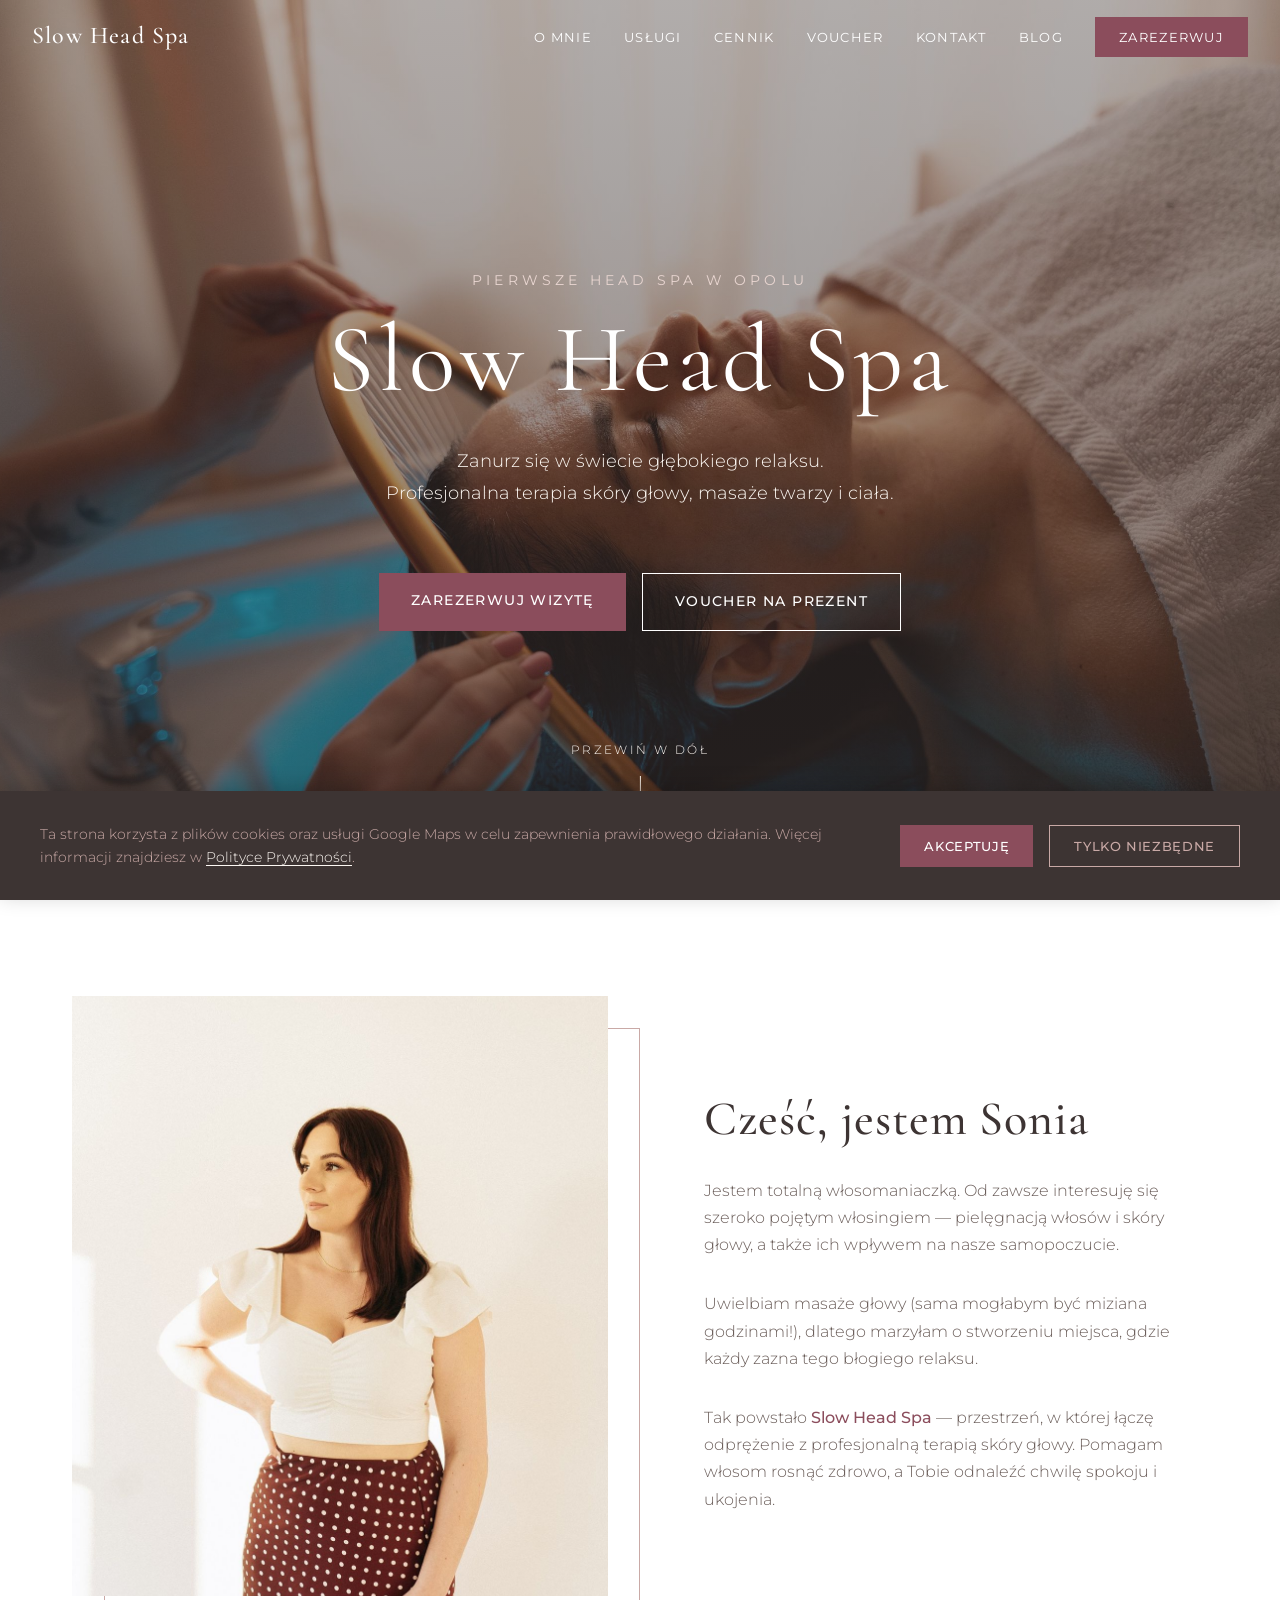
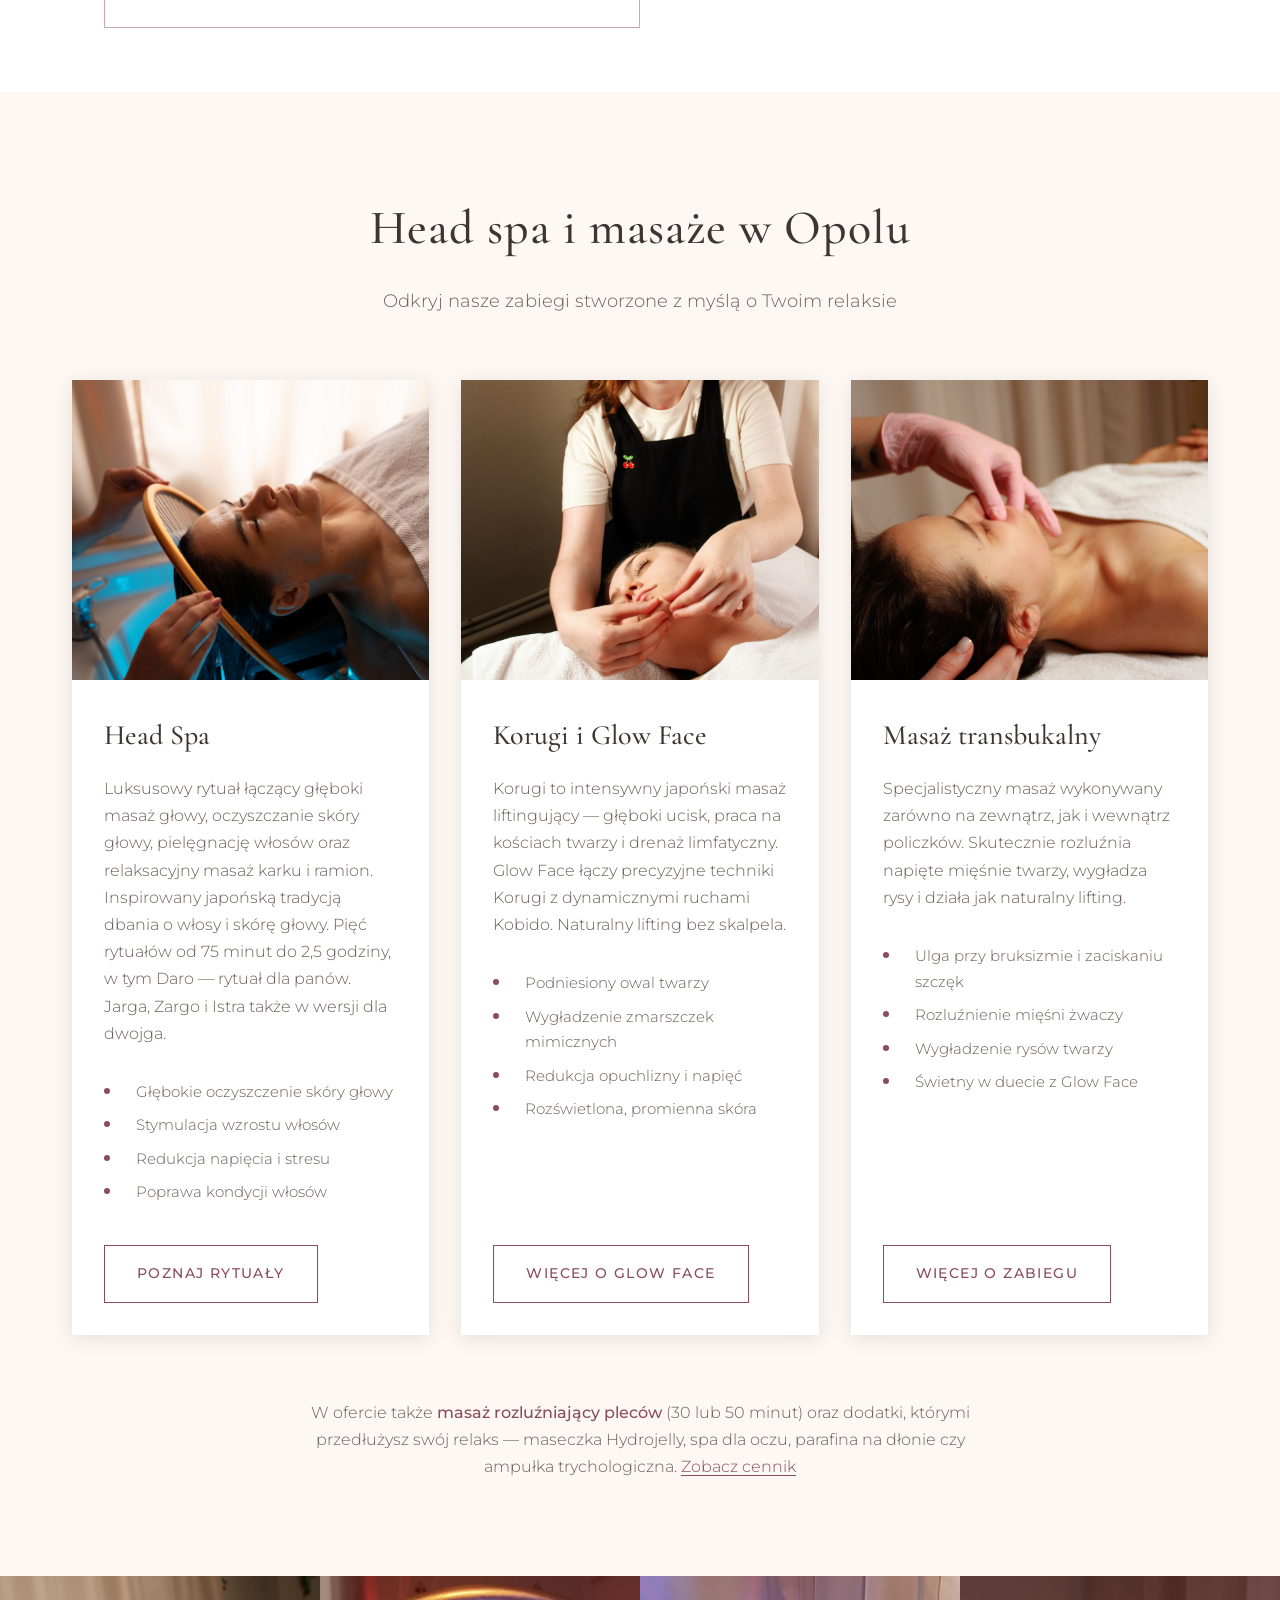
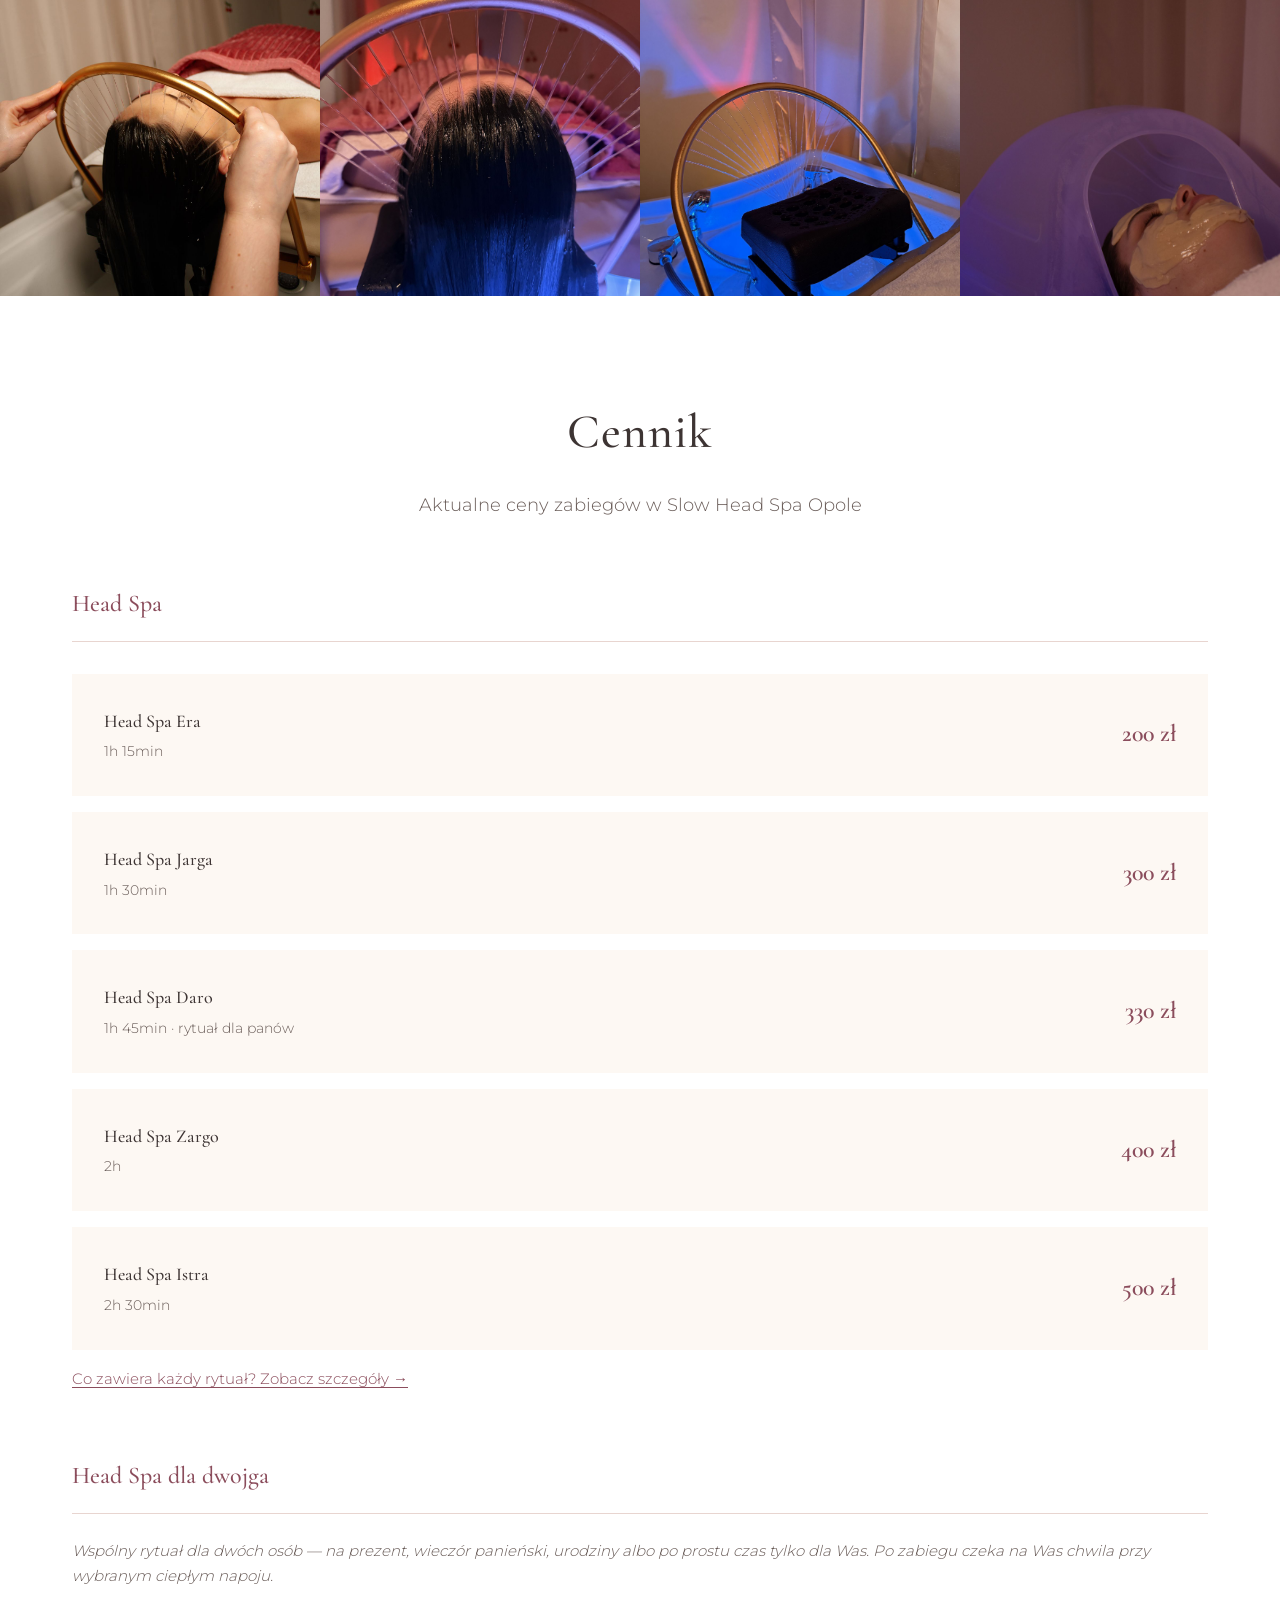
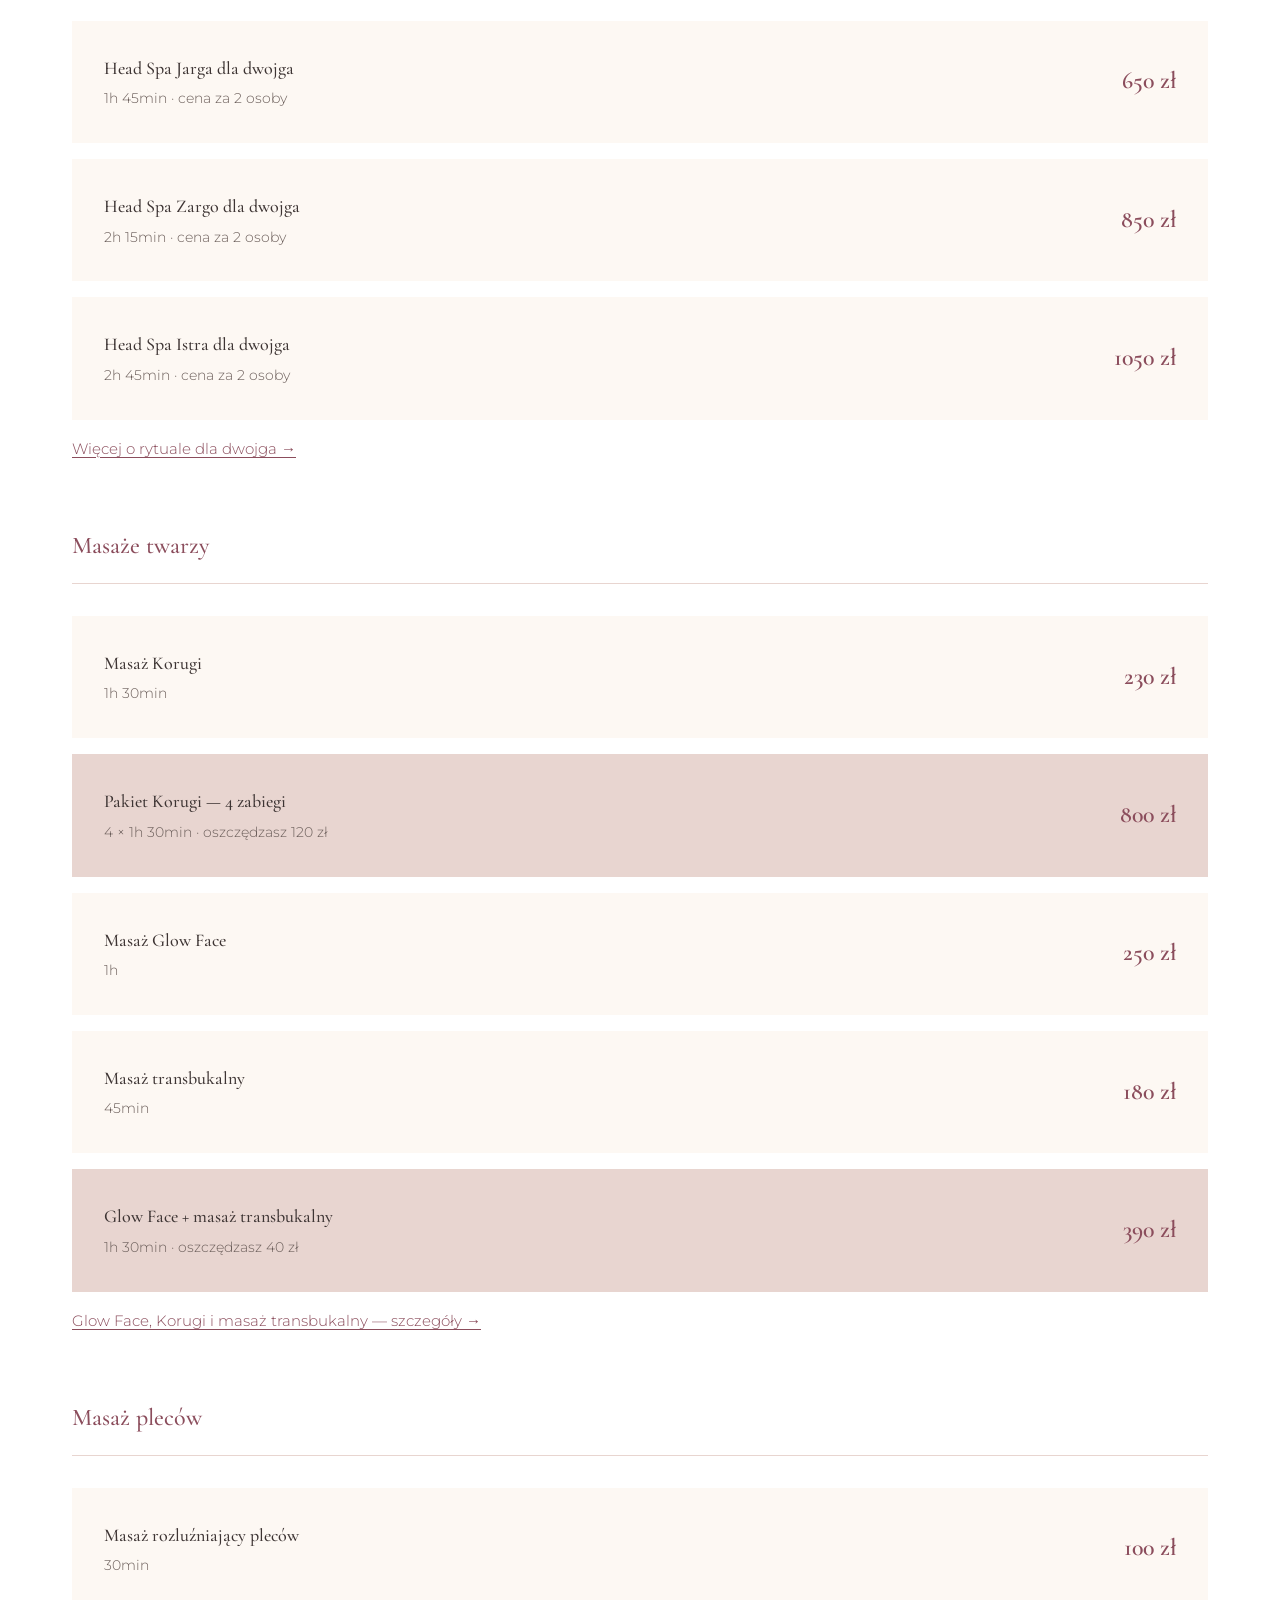
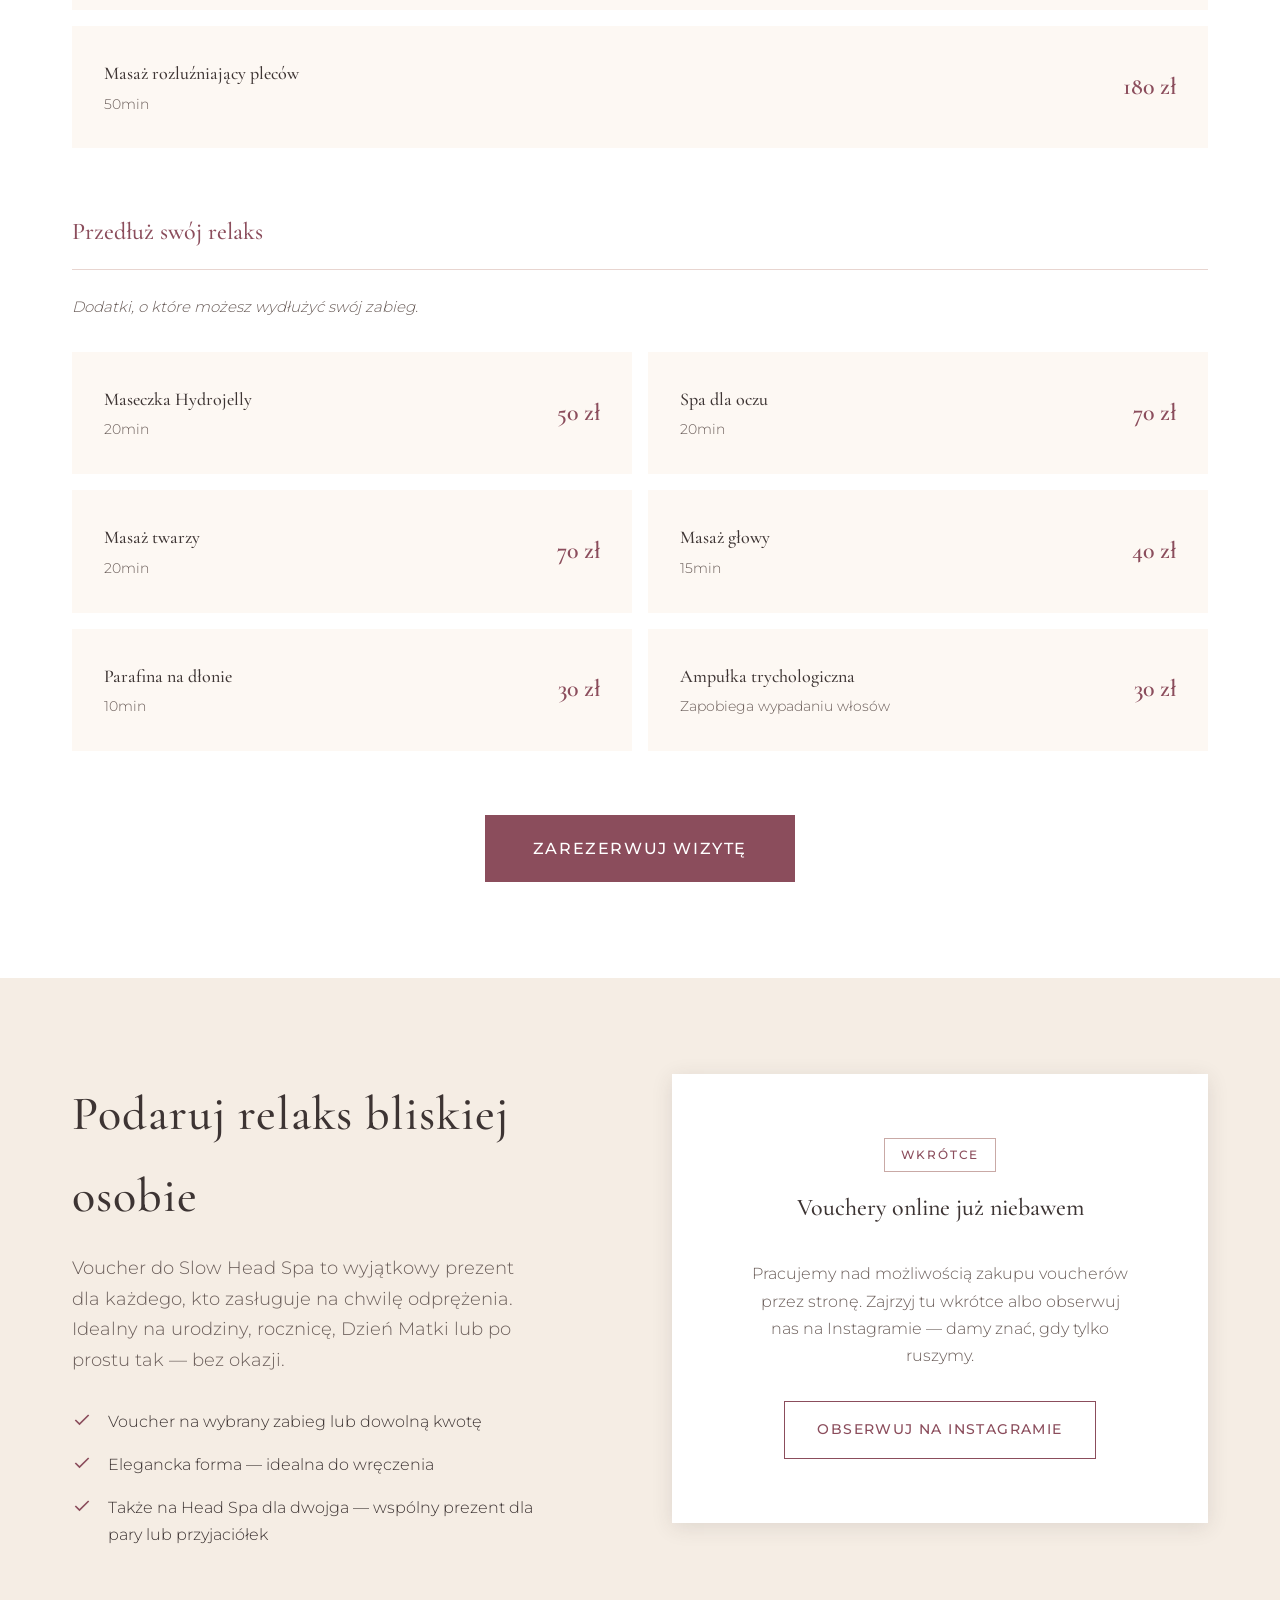
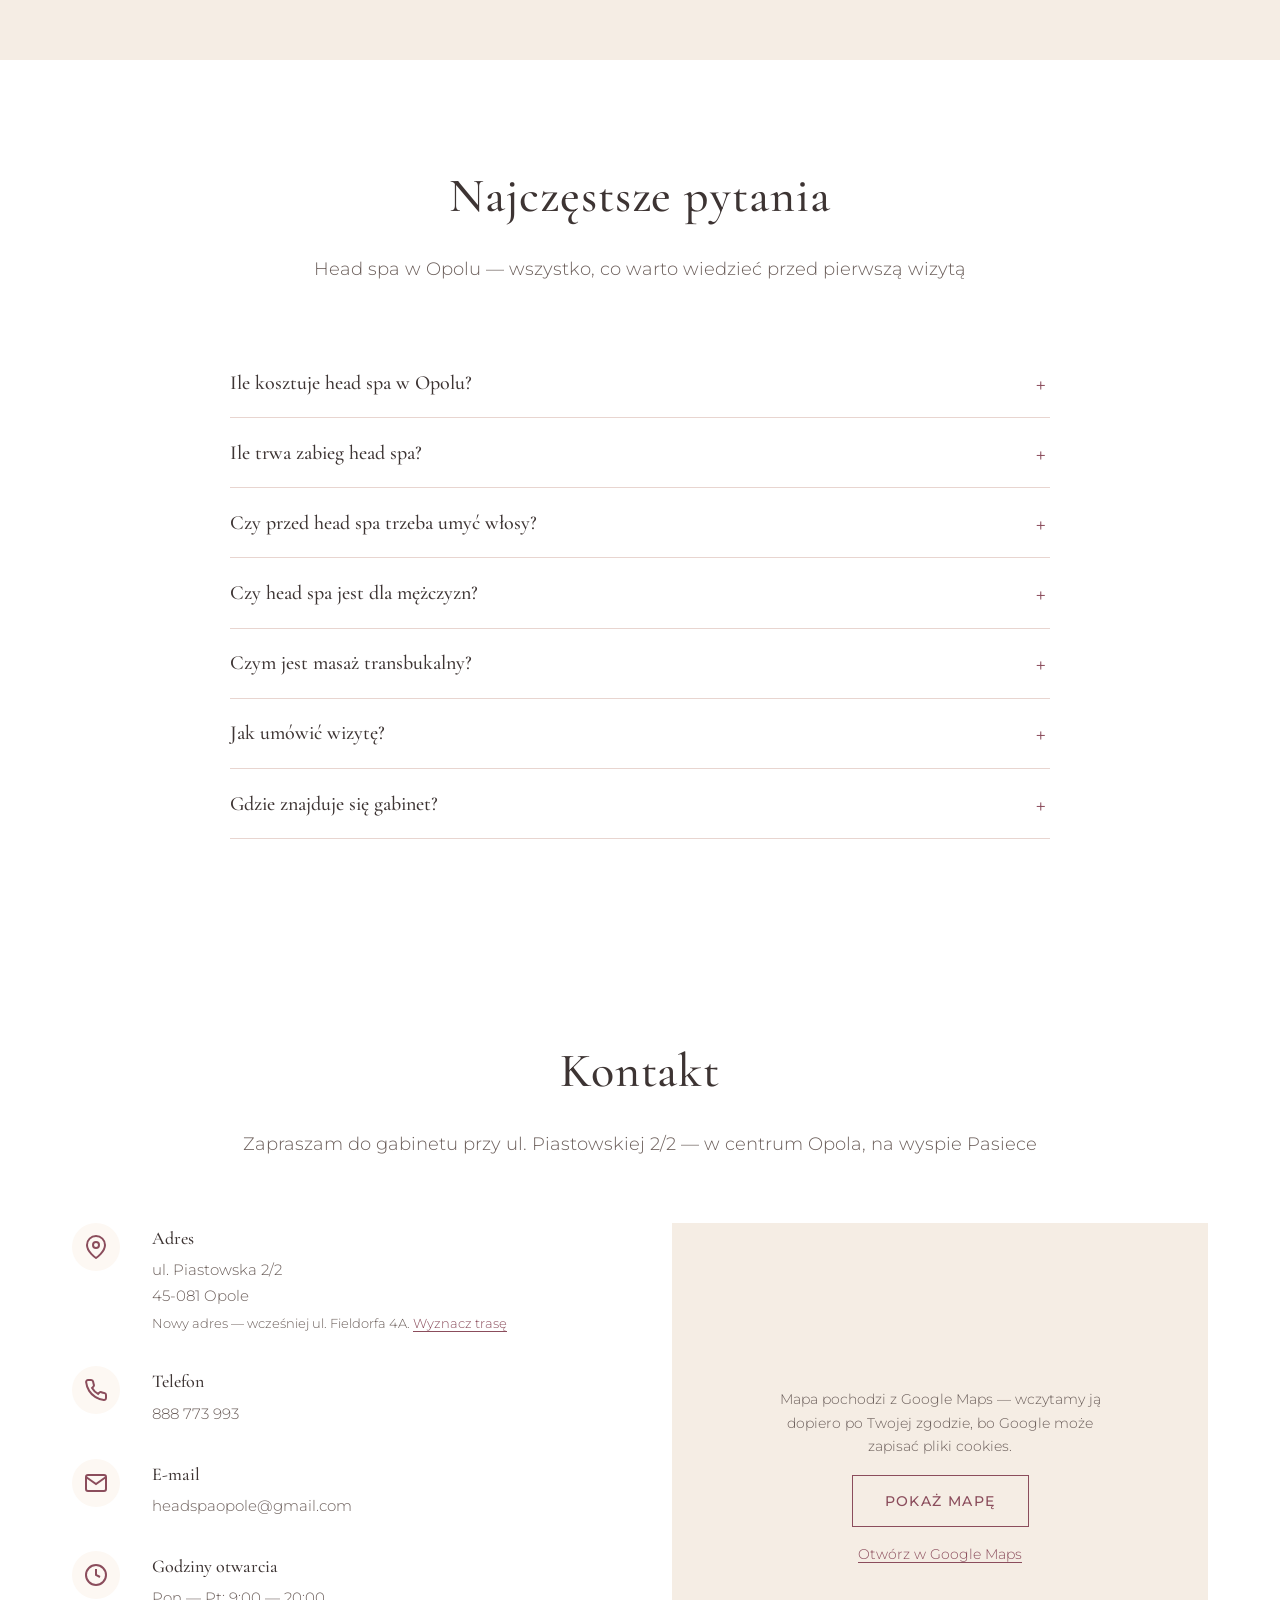
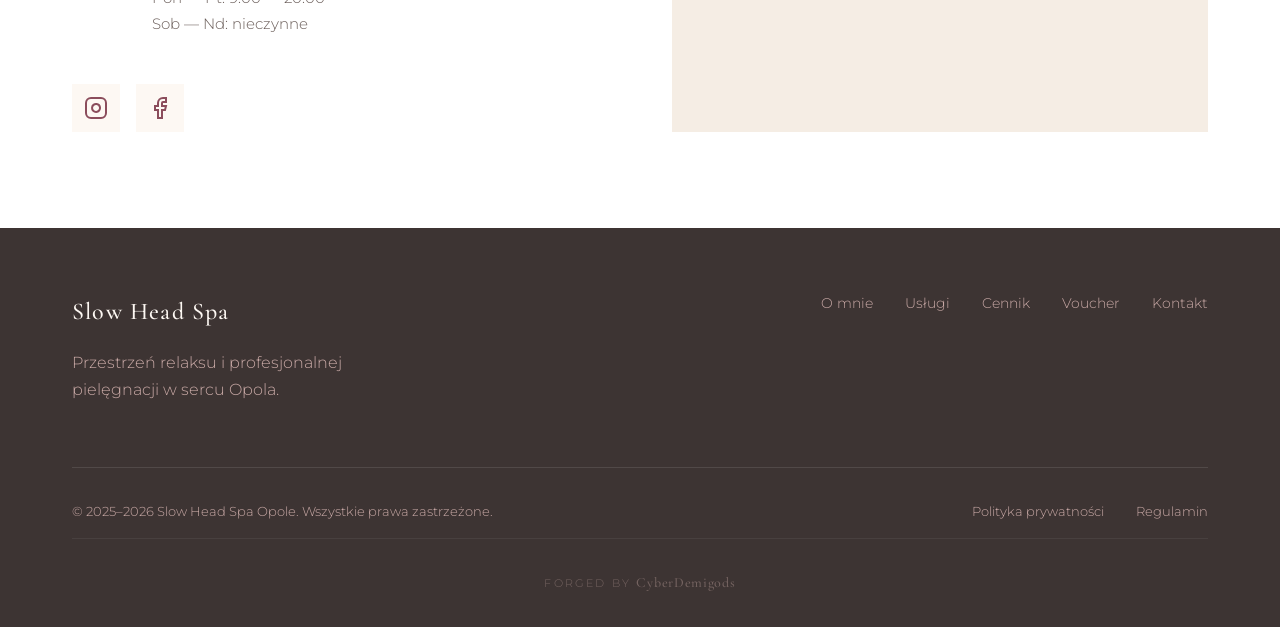
<file: index.html>
<!DOCTYPE html>
<html lang="pl">
<head>
    <meta charset="UTF-8">
    <meta name="viewport" content="width=device-width, initial-scale=1.0">
    <meta name="description" content="Slow Head Spa Opole — zabiegi head spa, masaż Korugi, Glow Face, masaż transbukalny i masaż pleców. Pierwsze takie miejsce w Opolu, ul. Piastowska 2/2.">
    <meta name="keywords" content="head spa, opole, masaż głowy, masaż korugi, glow face, masaż transbukalny, masaż twarzy opole, masaż pleców, relaksacja, pielęgnacja włosów">
    <title>Slow Head Spa Opole | Head Spa & Masaż Korugi</title>

    <!-- Open Graph / Social Media -->
    <meta property="og:type" content="website">
    <meta property="og:title" content="Slow Head Spa Opole | Head Spa & Masaż Korugi">
    <meta property="og:description" content="Zabiegi head spa, masaż Korugi, Glow Face i masaż transbukalny. Pierwsze takie miejsce w Opolu.">
    <meta property="og:url" content="https://slowheadspa.pl/">
    <meta property="og:image" content="https://slowheadspa.pl/images/headspa5.jpeg">
    <meta property="og:locale" content="pl_PL">
    <meta name="theme-color" content="#3D3433">

    <!-- SEO -->
    <link rel="canonical" href="https://slowheadspa.pl/">

    <!-- Structured Data — LocalBusiness -->
    <script type="application/ld+json">
    {
        "@context": "https://schema.org",
        "@type": "HealthAndBeautyBusiness",
        "name": "Slow Head Spa",
        "description": "Zabiegi head spa, masaż Korugi, Glow Face, masaż transbukalny i masaż pleców. Pierwsze takie miejsce w Opolu.",
        "url": "https://slowheadspa.pl",
        "telephone": "+48888773993",
        "email": "headspaopole@gmail.com",
        "address": {
            "@type": "PostalAddress",
            "streetAddress": "ul. Piastowska 2/2",
            "addressLocality": "Opole",
            "postalCode": "45-081",
            "addressCountry": "PL"
        },
        "geo": {
            "@type": "GeoCoordinates",
            "latitude": 50.669,
            "longitude": 17.9181
        },
        "openingHoursSpecification": [
            {
                "@type": "OpeningHoursSpecification",
                "dayOfWeek": [
                    "Monday",
                    "Tuesday",
                    "Wednesday",
                    "Thursday",
                    "Friday"
                ],
                "opens": "09:00",
                "closes": "20:00"
            }
        ],
        "sameAs": [
            "https://www.instagram.com/headspa_opole",
            "https://www.facebook.com/p/Slow-Head-Spa-Opole-61571178855389/",
            "https://booksy.com/pl-pl/280278_slow-head-spa-opole_inni_12930_opole"
        ],
        "priceRange": "100 zł — 500 zł",
        "image": "https://slowheadspa.pl/images/headspa5.jpeg",
        "founder": {
            "@type": "Person",
            "name": "Sonia Florek-Dubik"
        },
        "hasOfferCatalog": {
            "@type": "OfferCatalog",
            "name": "Cennik Slow Head Spa",
            "itemListElement": [
                {
                    "@type": "Offer",
                    "itemOffered": {
                        "@type": "Service",
                        "name": "Head Spa Era",
                        "description": "1 h 15 min"
                    },
                    "price": "200",
                    "priceCurrency": "PLN"
                },
                {
                    "@type": "Offer",
                    "itemOffered": {
                        "@type": "Service",
                        "name": "Head Spa Jarga",
                        "description": "1 h 30 min"
                    },
                    "price": "300",
                    "priceCurrency": "PLN"
                },
                {
                    "@type": "Offer",
                    "itemOffered": {
                        "@type": "Service",
                        "name": "Head Spa Daro",
                        "description": "1 h 45 min"
                    },
                    "price": "330",
                    "priceCurrency": "PLN"
                },
                {
                    "@type": "Offer",
                    "itemOffered": {
                        "@type": "Service",
                        "name": "Head Spa Zargo",
                        "description": "2 h"
                    },
                    "price": "400",
                    "priceCurrency": "PLN"
                },
                {
                    "@type": "Offer",
                    "itemOffered": {
                        "@type": "Service",
                        "name": "Head Spa Istra",
                        "description": "2 h 30 min"
                    },
                    "price": "500",
                    "priceCurrency": "PLN"
                },
                {
                    "@type": "Offer",
                    "itemOffered": {
                        "@type": "Service",
                        "name": "Head Spa Jarga dla dwojga",
                        "description": "1 h 45 min, 2 osoby"
                    },
                    "price": "650",
                    "priceCurrency": "PLN"
                },
                {
                    "@type": "Offer",
                    "itemOffered": {
                        "@type": "Service",
                        "name": "Head Spa Zargo dla dwojga",
                        "description": "2 h 15 min, 2 osoby"
                    },
                    "price": "850",
                    "priceCurrency": "PLN"
                },
                {
                    "@type": "Offer",
                    "itemOffered": {
                        "@type": "Service",
                        "name": "Head Spa Istra dla dwojga",
                        "description": "2 h 45 min, 2 osoby"
                    },
                    "price": "1050",
                    "priceCurrency": "PLN"
                },
                {
                    "@type": "Offer",
                    "itemOffered": {
                        "@type": "Service",
                        "name": "Masaż Korugi",
                        "description": "1 h 30 min"
                    },
                    "price": "230",
                    "priceCurrency": "PLN"
                },
                {
                    "@type": "Offer",
                    "itemOffered": {
                        "@type": "Service",
                        "name": "Pakiet Korugi — 4 zabiegi",
                        "description": "4 × 1 h 30 min"
                    },
                    "price": "800",
                    "priceCurrency": "PLN"
                },
                {
                    "@type": "Offer",
                    "itemOffered": {
                        "@type": "Service",
                        "name": "Masaż Glow Face",
                        "description": "1 h"
                    },
                    "price": "250",
                    "priceCurrency": "PLN"
                },
                {
                    "@type": "Offer",
                    "itemOffered": {
                        "@type": "Service",
                        "name": "Masaż transbukalny",
                        "description": "45 min"
                    },
                    "price": "180",
                    "priceCurrency": "PLN"
                },
                {
                    "@type": "Offer",
                    "itemOffered": {
                        "@type": "Service",
                        "name": "Glow Face + masaż transbukalny",
                        "description": "1 h 30 min"
                    },
                    "price": "390",
                    "priceCurrency": "PLN"
                },
                {
                    "@type": "Offer",
                    "itemOffered": {
                        "@type": "Service",
                        "name": "Masaż rozluźniający pleców",
                        "description": "30 min"
                    },
                    "price": "100",
                    "priceCurrency": "PLN"
                },
                {
                    "@type": "Offer",
                    "itemOffered": {
                        "@type": "Service",
                        "name": "Masaż rozluźniający pleców",
                        "description": "50 min"
                    },
                    "price": "180",
                    "priceCurrency": "PLN"
                }
            ]
        }
    }
    </script>

    <!-- Structured Data — WebSite (site name in search results) -->
    <script type="application/ld+json">
    {
        "@context": "https://schema.org",
        "@type": "WebSite",
        "name": "Slow Head Spa",
        "alternateName": "Slow Head Spa Opole",
        "url": "https://slowheadspa.pl/"
    }
    </script>

    <!-- Structured Data — FAQ -->
    <script type="application/ld+json">
    {
        "@context": "https://schema.org",
        "@type": "FAQPage",
        "mainEntity": [
            {
                "@type": "Question",
                "name": "Ile kosztuje head spa w Opolu?",
                "acceptedAnswer": {
                    "@type": "Answer",
                    "text": "Rytuały head spa w Slow Head Spa kosztują od 200 zł (Era, 1 h 15 min) do 500 zł (Istra, 2 h 30 min). Head spa dla dwojga — od 650 zł za dwie osoby."
                }
            },
            {
                "@type": "Question",
                "name": "Ile trwa zabieg head spa?",
                "acceptedAnswer": {
                    "@type": "Answer",
                    "text": "Od 1 h 15 min do 2 h 30 min, w zależności od rytuału. Przy bardzo długich lub gęstych włosach czas może się nieco wydłużyć."
                }
            },
            {
                "@type": "Question",
                "name": "Czy przed head spa trzeba umyć włosy?",
                "acceptedAnswer": {
                    "@type": "Answer",
                    "text": "Nie. Mycie, pielęgnacja i suszenie włosów są częścią każdego rytuału. Wystarczy, że przyjdziesz kilka minut wcześniej — przed pierwszą wizytą wypełniamy krótką kartę klienta."
                }
            },
            {
                "@type": "Question",
                "name": "Czy head spa jest dla mężczyzn?",
                "acceptedAnswer": {
                    "@type": "Answer",
                    "text": "Tak. Head Spa Daro to rytuał przygotowany z myślą o panach — z masażem twarzy i pielęgnacją, która obejmuje także brodę."
                }
            },
            {
                "@type": "Question",
                "name": "Czym jest masaż transbukalny?",
                "acceptedAnswer": {
                    "@type": "Answer",
                    "text": "To masaż wykonywany od zewnątrz i od wewnątrz policzków. Rozluźnia mięśnie żwaczy i przynosi ulgę osobom, które zaciskają lub zgrzytają zębami (bruksizm)."
                }
            },
            {
                "@type": "Question",
                "name": "Jak umówić wizytę?",
                "acceptedAnswer": {
                    "@type": "Answer",
                    "text": "Przez Booksy (przycisk Zarezerwuj), telefonicznie pod numerem 888 773 993 albo mailowo: headspaopole@gmail.com."
                }
            },
            {
                "@type": "Question",
                "name": "Gdzie znajduje się gabinet?",
                "acceptedAnswer": {
                    "@type": "Answer",
                    "text": "Przy ul. Piastowskiej 2/2 w Opolu, na wyspie Pasiece — kilka minut spacerem od Rynku. Zapraszam od poniedziałku do piątku w godz. 9:00–20:00."
                }
            }
        ]
    }
    </script>

    <!-- Fonts (self-hosted for GDPR compliance) -->
    <link rel="stylesheet" href="css/fonts.css">

    <!-- Favicon -->
    <link rel="icon" href="/favicon.ico" sizes="48x48">
    <link rel="icon" href="/favicon-96x96.png" type="image/png" sizes="96x96">
    <link rel="apple-touch-icon" href="/apple-touch-icon.png">
    <link rel="manifest" href="/site.webmanifest">

    <!-- Styles -->
    <link rel="stylesheet" href="css/style.css">
    <link rel="stylesheet" href="css/legal.css">
</head>
<body>
    <!-- Navigation -->
    <nav class="nav" id="nav">
        <div class="nav__container">
            <a href="#" class="nav__logo">Slow Head Spa</a>
            <button class="nav__toggle" id="navToggle" aria-label="Menu">
                <span></span>
                <span></span>
                <span></span>
            </button>
            <ul class="nav__menu" id="navMenu">
                <li><a href="#o-mnie" class="nav__link">O mnie</a></li>
                <li><a href="#uslugi" class="nav__link">Usługi</a></li>
                <li><a href="#cennik" class="nav__link">Cennik</a></li>
                <li><a href="#voucher" class="nav__link">Voucher</a></li>
                <li><a href="#kontakt" class="nav__link">Kontakt</a></li>
                <li><a href="/blog/" class="nav__link">Blog</a></li>
                <li><a href="https://booksy.com/pl-pl/280278_slow-head-spa-opole_inni_12930_opole" target="_blank" rel="noopener noreferrer" class="nav__link nav__link--cta">Zarezerwuj</a></li>
            </ul>
        </div>
    </nav>

    <!-- Hero Section -->
    <header class="hero" id="hero">
        <div class="hero__overlay"></div>
        <div class="hero__content">
            <h1 class="hero__title"><span class="hero__subtitle">Pierwsze head spa w Opolu</span>Slow Head Spa</h1>
            <p class="hero__description">Zanurz się w świecie głębokiego relaksu.<br>Profesjonalna terapia skóry głowy, masaże twarzy i ciała.</p>
            <div class="hero__buttons">
                <a href="https://booksy.com/pl-pl/280278_slow-head-spa-opole_inni_12930_opole" target="_blank" rel="noopener noreferrer" class="btn btn--primary">Zarezerwuj wizytę</a>
                <a href="#voucher" class="btn btn--secondary">Voucher na prezent</a>
            </div>
        </div>
        <div class="hero__scroll">
            <span>Przewiń w dół</span>
            <div class="hero__scroll-line"></div>
        </div>
    </header>

    <!-- About Section -->
    <section class="about" id="o-mnie">
        <div class="container">
            <div class="about__grid">
                <div class="about__image">
                    <img src="images/sonia.jpg" alt="Sonia Florek-Dubik — założycielka Slow Head Spa Opole" loading="lazy">
                </div>
                <div class="about__content">
                    <h2 class="section__title">Cześć, jestem Sonia</h2>
                    <p class="about__text">
                        Jestem totalną włosomaniaczką. Od zawsze interesuję się szeroko pojętym włosingiem — pielęgnacją włosów i skóry głowy, a także ich wpływem na nasze samopoczucie.
                    </p>
                    <p class="about__text">
                        Uwielbiam masaże głowy (sama mogłabym być miziana godzinami!), dlatego marzyłam o stworzeniu miejsca, gdzie każdy zazna tego błogiego relaksu.
                    </p>
                    <p class="about__text">
                        Tak powstało <strong>Slow Head Spa</strong> — przestrzeń, w której łączę odprężenie z profesjonalną terapią skóry głowy. Pomagam włosom rosnąć zdrowo, a Tobie odnaleźć chwilę spokoju i ukojenia.
                    </p>
                </div>
            </div>
        </div>
    </section>

    <!-- Services Section -->
    <section class="services" id="uslugi">
        <div class="container">
            <h2 class="section__title section__title--center">Head spa i masaże w Opolu</h2>
            <p class="section__subtitle">Odkryj nasze zabiegi stworzone z myślą o Twoim relaksie</p>

            <div class="services__grid">
                <!-- Head Spa -->
                <div class="service-card">
                    <div class="service-card__image">
                        <img src="images/headspa5.jpeg" alt="Zabieg Head Spa" loading="lazy">
                    </div>
                    <div class="service-card__content">
                        <h3 class="service-card__title">Head Spa</h3>
                        <p class="service-card__description">
                            Luksusowy rytuał łączący głęboki masaż głowy, oczyszczanie skóry głowy, pielęgnację włosów oraz relaksacyjny masaż karku i ramion. Inspirowany japońską tradycją dbania o włosy i skórę głowy. Pięć rytuałów od 75 minut do 2,5 godziny, w tym Daro — rytuał dla panów. Jarga, Zargo i Istra także w wersji dla dwojga.
                        </p>
                        <ul class="service-card__benefits">
                            <li>Głębokie oczyszczenie skóry głowy</li>
                            <li>Stymulacja wzrostu włosów</li>
                            <li>Redukcja napięcia i stresu</li>
                            <li>Poprawa kondycji włosów</li>
                        </ul>
                        <a href="/rytualy-head-spa" class="btn btn--outline">Poznaj rytuały</a>
                    </div>
                </div>

                <!-- Korugi i Glow Face -->
                <div class="service-card">
                    <div class="service-card__image">
                        <img src="images/masaz-twarzy.jpg" alt="Liftingujący masaż twarzy w Slow Head Spa Opole" loading="lazy">
                    </div>
                    <div class="service-card__content">
                        <h3 class="service-card__title">Korugi i Glow Face</h3>
                        <p class="service-card__description">
                            Korugi to intensywny japoński masaż liftingujący — głęboki ucisk, praca na kościach twarzy i drenaż limfatyczny. Glow Face łączy precyzyjne techniki Korugi z dynamicznymi ruchami Kobido. Naturalny lifting bez skalpela.
                        </p>
                        <ul class="service-card__benefits">
                            <li>Podniesiony owal twarzy</li>
                            <li>Wygładzenie zmarszczek mimicznych</li>
                            <li>Redukcja opuchlizny i napięć</li>
                            <li>Rozświetlona, promienna skóra</li>
                        </ul>
                        <a href="/glow-face-opole" class="btn btn--outline">Więcej o Glow Face</a>
                    </div>
                </div>

                <!-- Masaż transbukalny -->
                <div class="service-card">
                    <div class="service-card__image">
                        <img src="images/masaz-transbukalny.jpg" alt="Masaż transbukalny w Slow Head Spa Opole" loading="lazy">
                    </div>
                    <div class="service-card__content">
                        <h3 class="service-card__title">Masaż transbukalny</h3>
                        <p class="service-card__description">
                            Specjalistyczny masaż wykonywany zarówno na zewnątrz, jak i wewnątrz policzków. Skutecznie rozluźnia napięte mięśnie twarzy, wygładza rysy i działa jak naturalny lifting.
                        </p>
                        <ul class="service-card__benefits">
                            <li>Ulga przy bruksizmie i zaciskaniu szczęk</li>
                            <li>Rozluźnienie mięśni żwaczy</li>
                            <li>Wygładzenie rysów twarzy</li>
                            <li>Świetny w duecie z Glow Face</li>
                        </ul>
                        <a href="/masaz-transbukalny-opole" class="btn btn--outline">Więcej o zabiegu</a>
                    </div>
                </div>
            </div>

            <p class="services__extra">
                W ofercie także <strong>masaż rozluźniający pleców</strong> (30 lub 50 minut) oraz dodatki, którymi przedłużysz swój relaks — maseczka Hydrojelly, spa dla oczu, parafina na dłonie czy ampułka trychologiczna. <a href="#cennik">Zobacz cennik</a>
            </p>
        </div>
    </section>

    <!-- Gallery -->
    <section class="gallery">
        <div class="gallery__grid">
            <div class="gallery__item">
                <img src="images/head-spa-rytual.jpg" alt="Rytuał Head Spa w Slow Head Spa Opole" loading="lazy">
            </div>
            <div class="gallery__item">
                <img src="images/headspa6.jpeg" alt="Zabieg Head Spa" loading="lazy">
            </div>
            <div class="gallery__item">
                <img src="images/headspa7.jpeg" alt="Sprzęt Head Spa" loading="lazy">
            </div>
            <div class="gallery__item">
                <img src="images/headspa3.jpeg" alt="Masaż twarzy" loading="lazy">
            </div>
        </div>
    </section>

    <!-- Pricing Section -->
    <section class="pricing" id="cennik">
        <div class="container">
            <h2 class="section__title section__title--center">Cennik</h2>
            <p class="section__subtitle">Aktualne ceny zabiegów w Slow Head Spa Opole</p>

            <!-- Head Spa -->
            <div class="pricing__category">
                <h3 class="pricing__category-title">Head Spa</h3>
                <div class="pricing__table">
                    <div class="pricing__item">
                        <div class="pricing__info">
                            <h4 class="pricing__name">Head Spa Era</h4>
                            <p class="pricing__duration">1h 15min</p>
                        </div>
                        <div class="pricing__price">200 zł</div>
                    </div>
                    <div class="pricing__item">
                        <div class="pricing__info">
                            <h4 class="pricing__name">Head Spa Jarga</h4>
                            <p class="pricing__duration">1h 30min</p>
                        </div>
                        <div class="pricing__price">300 zł</div>
                    </div>
                    <div class="pricing__item">
                        <div class="pricing__info">
                            <h4 class="pricing__name">Head Spa Daro</h4>
                            <p class="pricing__duration">1h 45min · rytuał dla panów</p>
                        </div>
                        <div class="pricing__price">330 zł</div>
                    </div>
                    <div class="pricing__item">
                        <div class="pricing__info">
                            <h4 class="pricing__name">Head Spa Zargo</h4>
                            <p class="pricing__duration">2h</p>
                        </div>
                        <div class="pricing__price">400 zł</div>
                    </div>
                    <div class="pricing__item">
                        <div class="pricing__info">
                            <h4 class="pricing__name">Head Spa Istra</h4>
                            <p class="pricing__duration">2h 30min</p>
                        </div>
                        <div class="pricing__price">500 zł</div>
                    </div>
                </div>
                <a href="/rytualy-head-spa" class="service__more">Co zawiera każdy rytuał? Zobacz szczegóły →</a>
            </div>

            <!-- Head Spa dla dwojga -->
            <div class="pricing__category">
                <h3 class="pricing__category-title">Head Spa dla dwojga</h3>
                <p class="pricing__note">Wspólny rytuał dla dwóch osób — na prezent, wieczór panieński, urodziny albo po prostu czas tylko dla Was. Po zabiegu czeka na Was chwila przy wybranym ciepłym napoju.</p>
                <div class="pricing__table">
                    <div class="pricing__item">
                        <div class="pricing__info">
                            <h4 class="pricing__name">Head Spa Jarga dla dwojga</h4>
                            <p class="pricing__duration">1h 45min · cena za 2 osoby</p>
                        </div>
                        <div class="pricing__price">650 zł</div>
                    </div>
                    <div class="pricing__item">
                        <div class="pricing__info">
                            <h4 class="pricing__name">Head Spa Zargo dla dwojga</h4>
                            <p class="pricing__duration">2h 15min · cena za 2 osoby</p>
                        </div>
                        <div class="pricing__price">850 zł</div>
                    </div>
                    <div class="pricing__item">
                        <div class="pricing__info">
                            <h4 class="pricing__name">Head Spa Istra dla dwojga</h4>
                            <p class="pricing__duration">2h 45min · cena za 2 osoby</p>
                        </div>
                        <div class="pricing__price">1050 zł</div>
                    </div>
                </div>
                <a href="/head-spa-dla-dwojga" class="service__more">Więcej o rytuale dla dwojga →</a>
            </div>

            <!-- Masaże twarzy -->
            <div class="pricing__category">
                <h3 class="pricing__category-title">Masaże twarzy</h3>
                <div class="pricing__table">
                    <div class="pricing__item">
                        <div class="pricing__info">
                            <h4 class="pricing__name">Masaż Korugi</h4>
                            <p class="pricing__duration">1h 30min</p>
                        </div>
                        <div class="pricing__price">230 zł</div>
                    </div>
                    <div class="pricing__item pricing__item--highlight">
                        <div class="pricing__info">
                            <h4 class="pricing__name">Pakiet Korugi — 4 zabiegi</h4>
                            <p class="pricing__duration">4 × 1h 30min · oszczędzasz 120 zł</p>
                        </div>
                        <div class="pricing__price">800 zł</div>
                    </div>
                    <div class="pricing__item">
                        <div class="pricing__info">
                            <h4 class="pricing__name">Masaż Glow Face</h4>
                            <p class="pricing__duration">1h</p>
                        </div>
                        <div class="pricing__price">250 zł</div>
                    </div>
                    <div class="pricing__item">
                        <div class="pricing__info">
                            <h4 class="pricing__name">Masaż transbukalny</h4>
                            <p class="pricing__duration">45min</p>
                        </div>
                        <div class="pricing__price">180 zł</div>
                    </div>
                    <div class="pricing__item pricing__item--highlight">
                        <div class="pricing__info">
                            <h4 class="pricing__name">Glow Face + masaż transbukalny</h4>
                            <p class="pricing__duration">1h 30min · oszczędzasz 40 zł</p>
                        </div>
                        <div class="pricing__price">390 zł</div>
                    </div>
                </div>
                <a href="/glow-face-opole" class="service__more">Glow Face, Korugi i masaż transbukalny — szczegóły →</a>
            </div>

            <!-- Masaż pleców -->
            <div class="pricing__category">
                <h3 class="pricing__category-title">Masaż pleców</h3>
                <div class="pricing__table">
                    <div class="pricing__item">
                        <div class="pricing__info">
                            <h4 class="pricing__name">Masaż rozluźniający pleców</h4>
                            <p class="pricing__duration">30min</p>
                        </div>
                        <div class="pricing__price">100 zł</div>
                    </div>
                    <div class="pricing__item">
                        <div class="pricing__info">
                            <h4 class="pricing__name">Masaż rozluźniający pleców</h4>
                            <p class="pricing__duration">50min</p>
                        </div>
                        <div class="pricing__price">180 zł</div>
                    </div>
                </div>
            </div>

            <!-- Dodatki -->
            <div class="pricing__category">
                <h3 class="pricing__category-title">Przedłuż swój relaks</h3>
                <p class="pricing__note">Dodatki, o które możesz wydłużyć swój zabieg.</p>
                <div class="pricing__table pricing__table--compact">
                    <div class="pricing__item">
                        <div class="pricing__info">
                            <h4 class="pricing__name">Maseczka Hydrojelly</h4>
                            <p class="pricing__duration">20min</p>
                        </div>
                        <div class="pricing__price">50 zł</div>
                    </div>
                    <div class="pricing__item">
                        <div class="pricing__info">
                            <h4 class="pricing__name">Spa dla oczu</h4>
                            <p class="pricing__duration">20min</p>
                        </div>
                        <div class="pricing__price">70 zł</div>
                    </div>
                    <div class="pricing__item">
                        <div class="pricing__info">
                            <h4 class="pricing__name">Masaż twarzy</h4>
                            <p class="pricing__duration">20min</p>
                        </div>
                        <div class="pricing__price">70 zł</div>
                    </div>
                    <div class="pricing__item">
                        <div class="pricing__info">
                            <h4 class="pricing__name">Masaż głowy</h4>
                            <p class="pricing__duration">15min</p>
                        </div>
                        <div class="pricing__price">40 zł</div>
                    </div>
                    <div class="pricing__item">
                        <div class="pricing__info">
                            <h4 class="pricing__name">Parafina na dłonie</h4>
                            <p class="pricing__duration">10min</p>
                        </div>
                        <div class="pricing__price">30 zł</div>
                    </div>
                    <div class="pricing__item">
                        <div class="pricing__info">
                            <h4 class="pricing__name">Ampułka trychologiczna</h4>
                            <p class="pricing__duration">Zapobiega wypadaniu włosów</p>
                        </div>
                        <div class="pricing__price">30 zł</div>
                    </div>
                </div>
            </div>

            <div class="pricing__cta">
                <a href="https://booksy.com/pl-pl/280278_slow-head-spa-opole_inni_12930_opole" target="_blank" rel="noopener noreferrer" class="btn btn--primary btn--large">Zarezerwuj wizytę</a>
            </div>
        </div>
    </section>

    <!-- Voucher Section -->
    <section class="voucher" id="voucher">
        <div class="container">
            <div class="voucher__grid">
                <div class="voucher__content">
                    <h2 class="section__title">Podaruj relaks bliskiej osobie</h2>
                    <p class="voucher__text">
                        Voucher do Slow Head Spa to wyjątkowy prezent dla każdego, kto zasługuje na chwilę odprężenia. Idealny na urodziny, rocznicę, Dzień Matki lub po prostu tak — bez okazji.
                    </p>
                    <ul class="voucher__benefits">
                        <li>
                            <svg viewBox="0 0 24 24" fill="none" stroke="currentColor" stroke-width="2">
                                <polyline points="20 6 9 17 4 12"></polyline>
                            </svg>
                            Voucher na wybrany zabieg lub dowolną kwotę
                        </li>
                        <li>
                            <svg viewBox="0 0 24 24" fill="none" stroke="currentColor" stroke-width="2">
                                <polyline points="20 6 9 17 4 12"></polyline>
                            </svg>
                            Elegancka forma — idealna do wręczenia
                        </li>
                        <li>
                            <svg viewBox="0 0 24 24" fill="none" stroke="currentColor" stroke-width="2">
                                <polyline points="20 6 9 17 4 12"></polyline>
                            </svg>
                            Także na Head Spa dla dwojga — wspólny prezent dla pary lub przyjaciółek
                        </li>
                    </ul>
                </div>
                <div class="voucher__form-container voucher__soon">
                    <p class="voucher__soon-badge">Wkrótce</p>
                    <h3 class="voucher__form-title">Vouchery online już niebawem</h3>
                    <p class="voucher__soon-text">
                        Pracujemy nad możliwością zakupu voucherów przez stronę. Zajrzyj tu wkrótce albo obserwuj nas na Instagramie — damy znać, gdy tylko ruszymy.
                    </p>
                    <a href="https://www.instagram.com/headspa_opole" target="_blank" rel="noopener noreferrer" class="btn btn--outline">Obserwuj na Instagramie</a>
                </div>
            </div>
        </div>
    </section>

    <!-- FAQ -->
    <section class="faq-section" id="faq">
        <div class="container">
            <h2 class="section__title section__title--center">Najczęstsze pytania</h2>
            <p class="section__subtitle">Head spa w Opolu — wszystko, co warto wiedzieć przed pierwszą wizytą</p>
            <div class="faq">
                <details class="faq__item">
                    <summary>Ile kosztuje head spa w Opolu?</summary>
                    <p>Rytuały head spa w Slow Head Spa kosztują od 200 zł (Era, 1 h 15 min) do 500 zł (Istra, 2 h 30 min). Head spa dla dwojga — od 650 zł za dwie osoby. <a href="/rytualy-head-spa">Porównaj rytuały</a>.</p>
                </details>
                <details class="faq__item">
                    <summary>Ile trwa zabieg head spa?</summary>
                    <p>Od 1 h 15 min do 2 h 30 min, w zależności od rytuału. Przy bardzo długich lub gęstych włosach czas może się nieco wydłużyć.</p>
                </details>
                <details class="faq__item">
                    <summary>Czy przed head spa trzeba umyć włosy?</summary>
                    <p>Nie. Mycie, pielęgnacja i suszenie włosów są częścią każdego rytuału. Wystarczy, że przyjdziesz kilka minut wcześniej — przed pierwszą wizytą wypełniamy krótką kartę klienta.</p>
                </details>
                <details class="faq__item">
                    <summary>Czy head spa jest dla mężczyzn?</summary>
                    <p>Tak. Head Spa Daro to rytuał przygotowany z myślą o panach — z masażem twarzy i pielęgnacją, która obejmuje także brodę.</p>
                </details>
                <details class="faq__item">
                    <summary>Czym jest masaż transbukalny?</summary>
                    <p>To masaż wykonywany od zewnątrz i od wewnątrz policzków. Rozluźnia mięśnie żwaczy i przynosi ulgę osobom, które zaciskają lub zgrzytają zębami (bruksizm). <a href="/masaz-transbukalny-opole">Więcej o masażu transbukalnym</a>.</p>
                </details>
                <details class="faq__item">
                    <summary>Jak umówić wizytę?</summary>
                    <p>Przez Booksy (przycisk Zarezerwuj), telefonicznie pod numerem 888 773 993 albo mailowo: headspaopole@gmail.com.</p>
                </details>
                <details class="faq__item">
                    <summary>Gdzie znajduje się gabinet?</summary>
                    <p>Przy ul. Piastowskiej 2/2 w Opolu, na wyspie Pasiece — kilka minut spacerem od Rynku. Zapraszam od poniedziałku do piątku w godz. 9:00–20:00.</p>
                </details>
            </div>
        </div>
    </section>

    <!-- Contact Section -->
    <section class="contact" id="kontakt">
        <div class="container">
            <h2 class="section__title section__title--center">Kontakt</h2>
            <p class="section__subtitle">Zapraszam do gabinetu przy ul. Piastowskiej 2/2 — w centrum Opola, na wyspie Pasiece</p>

            <div class="contact__grid">
                <div class="contact__info">
                    <div class="contact__item">
                        <div class="contact__icon">
                            <svg viewBox="0 0 24 24" fill="none" stroke="currentColor" stroke-width="2">
                                <path d="M21 10c0 7-9 13-9 13s-9-6-9-13a9 9 0 0 1 18 0z"></path>
                                <circle cx="12" cy="10" r="3"></circle>
                            </svg>
                        </div>
                        <div class="contact__details">
                            <h4>Adres</h4>
                            <p>ul. Piastowska 2/2<br>45-081 Opole</p>
                            <p class="contact__hint">Nowy adres — wcześniej ul. Fieldorfa 4A. <a href="https://www.google.com/maps/dir/?api=1&amp;destination=Slow+Head+Spa,+Piastowska+2,+Opole" target="_blank" rel="noopener noreferrer">Wyznacz trasę</a></p>
                        </div>
                    </div>

                    <div class="contact__item">
                        <div class="contact__icon">
                            <svg viewBox="0 0 24 24" fill="none" stroke="currentColor" stroke-width="2">
                                <path d="M22 16.92v3a2 2 0 0 1-2.18 2 19.79 19.79 0 0 1-8.63-3.07 19.5 19.5 0 0 1-6-6 19.79 19.79 0 0 1-3.07-8.67A2 2 0 0 1 4.11 2h3a2 2 0 0 1 2 1.72 12.84 12.84 0 0 0 .7 2.81 2 2 0 0 1-.45 2.11L8.09 9.91a16 16 0 0 0 6 6l1.27-1.27a2 2 0 0 1 2.11-.45 12.84 12.84 0 0 0 2.81.7A2 2 0 0 1 22 16.92z"></path>
                            </svg>
                        </div>
                        <div class="contact__details">
                            <h4>Telefon</h4>
                            <p><a href="tel:+48888773993">888 773 993</a></p>
                        </div>
                    </div>

                    <div class="contact__item">
                        <div class="contact__icon">
                            <svg viewBox="0 0 24 24" fill="none" stroke="currentColor" stroke-width="2">
                                <path d="M4 4h16c1.1 0 2 .9 2 2v12c0 1.1-.9 2-2 2H4c-1.1 0-2-.9-2-2V6c0-1.1.9-2 2-2z"></path>
                                <polyline points="22,6 12,13 2,6"></polyline>
                            </svg>
                        </div>
                        <div class="contact__details">
                            <h4>E-mail</h4>
                            <p><a href="mailto:headspaopole@gmail.com">headspaopole@gmail.com</a></p>
                        </div>
                    </div>

                    <div class="contact__item">
                        <div class="contact__icon">
                            <svg viewBox="0 0 24 24" fill="none" stroke="currentColor" stroke-width="2">
                                <circle cx="12" cy="12" r="10"></circle>
                                <polyline points="12 6 12 12 16 14"></polyline>
                            </svg>
                        </div>
                        <div class="contact__details">
                            <h4>Godziny otwarcia</h4>
                            <p>
                                Pon — Pt: 9:00 — 20:00<br>
                                Sob — Nd: nieczynne
                            </p>
                        </div>
                    </div>

                    <div class="contact__social">
                        <a href="https://www.instagram.com/headspa_opole" target="_blank" rel="noopener noreferrer" class="contact__social-link" aria-label="Instagram">
                            <svg viewBox="0 0 24 24" fill="none" stroke="currentColor" stroke-width="2">
                                <rect x="2" y="2" width="20" height="20" rx="5" ry="5"></rect>
                                <path d="M16 11.37A4 4 0 1 1 12.63 8 4 4 0 0 1 16 11.37z"></path>
                                <line x1="17.5" y1="6.5" x2="17.51" y2="6.5"></line>
                            </svg>
                        </a>
                        <a href="https://www.facebook.com/p/Slow-Head-Spa-Opole-61571178855389/" target="_blank" rel="noopener noreferrer" class="contact__social-link" aria-label="Facebook">
                            <svg viewBox="0 0 24 24" fill="none" stroke="currentColor" stroke-width="2">
                                <path d="M18 2h-3a5 5 0 0 0-5 5v3H7v4h3v8h4v-8h3l1-4h-4V7a1 1 0 0 1 1-1h3z"></path>
                            </svg>
                        </a>
                    </div>
                </div>

                <div class="contact__map" id="contactMap" data-src="https://www.google.com/maps?q=Slow+Head+Spa,+Piastowska+2,+Opole&amp;z=16&amp;output=embed">
                    <div class="contact__map-placeholder">
                        <p>Mapa pochodzi z Google Maps — wczytamy ją dopiero po Twojej zgodzie, bo Google może zapisać pliki cookies.</p>
                        <button type="button" class="btn btn--outline" id="mapLoad">Pokaż mapę</button>
                        <a href="https://www.google.com/maps/search/?api=1&amp;query=Slow+Head+Spa,+Piastowska+2,+Opole" target="_blank" rel="noopener noreferrer">Otwórz w Google Maps</a>
                    </div>
                </div>
            </div>
        </div>
    </section>

    <!-- Footer -->
    <footer class="footer">
        <div class="container">
            <div class="footer__content">
                <div class="footer__brand">
                    <span class="footer__logo">Slow Head Spa</span>
                    <p>Przestrzeń relaksu i profesjonalnej pielęgnacji w sercu Opola.</p>
                </div>
                <div class="footer__links">
                    <a href="#o-mnie">O mnie</a>
                    <a href="#uslugi">Usługi</a>
                    <a href="#cennik">Cennik</a>
                    <a href="#voucher">Voucher</a>
                    <a href="#kontakt">Kontakt</a>
                </div>
            </div>
            <div class="footer__bottom">
                <p>&copy; 2025–2026 Slow Head Spa Opole. Wszystkie prawa zastrzeżone.</p>
                <div class="footer__legal-links">
                    <a href="/polityka-prywatnosci">Polityka prywatności</a>
                    <a href="/regulamin">Regulamin</a>
                </div>
            </div>
            <div class="footer__credit">
                <p>Forged by <a href="https://cyberdemigods.com" target="_blank" rel="noopener noreferrer"><span style="font-family:var(--font-heading);font-size:0.875rem;letter-spacing:0.05em;text-transform:none">CyberDemigods</span></a></p>
            </div>
        </div>
    </footer>

    <!-- Cookie Banner -->
    <div class="cookie-banner" id="cookieBanner">
        <div class="cookie-banner__container">
            <p class="cookie-banner__text">
                Ta strona korzysta z plików cookies oraz usługi Google Maps w celu zapewnienia prawidłowego działania. Więcej informacji znajdziesz w <a href="/polityka-prywatnosci">Polityce Prywatności</a>.
            </p>
            <div class="cookie-banner__actions">
                <button class="cookie-banner__btn cookie-banner__btn--accept" id="cookieAccept">Akceptuję</button>
                <button class="cookie-banner__btn cookie-banner__btn--reject" id="cookieReject">Tylko niezbędne</button>
            </div>
        </div>
    </div>

    <!-- Scripts -->
    <script src="js/main.js"></script>
</body>
</html>
</file>
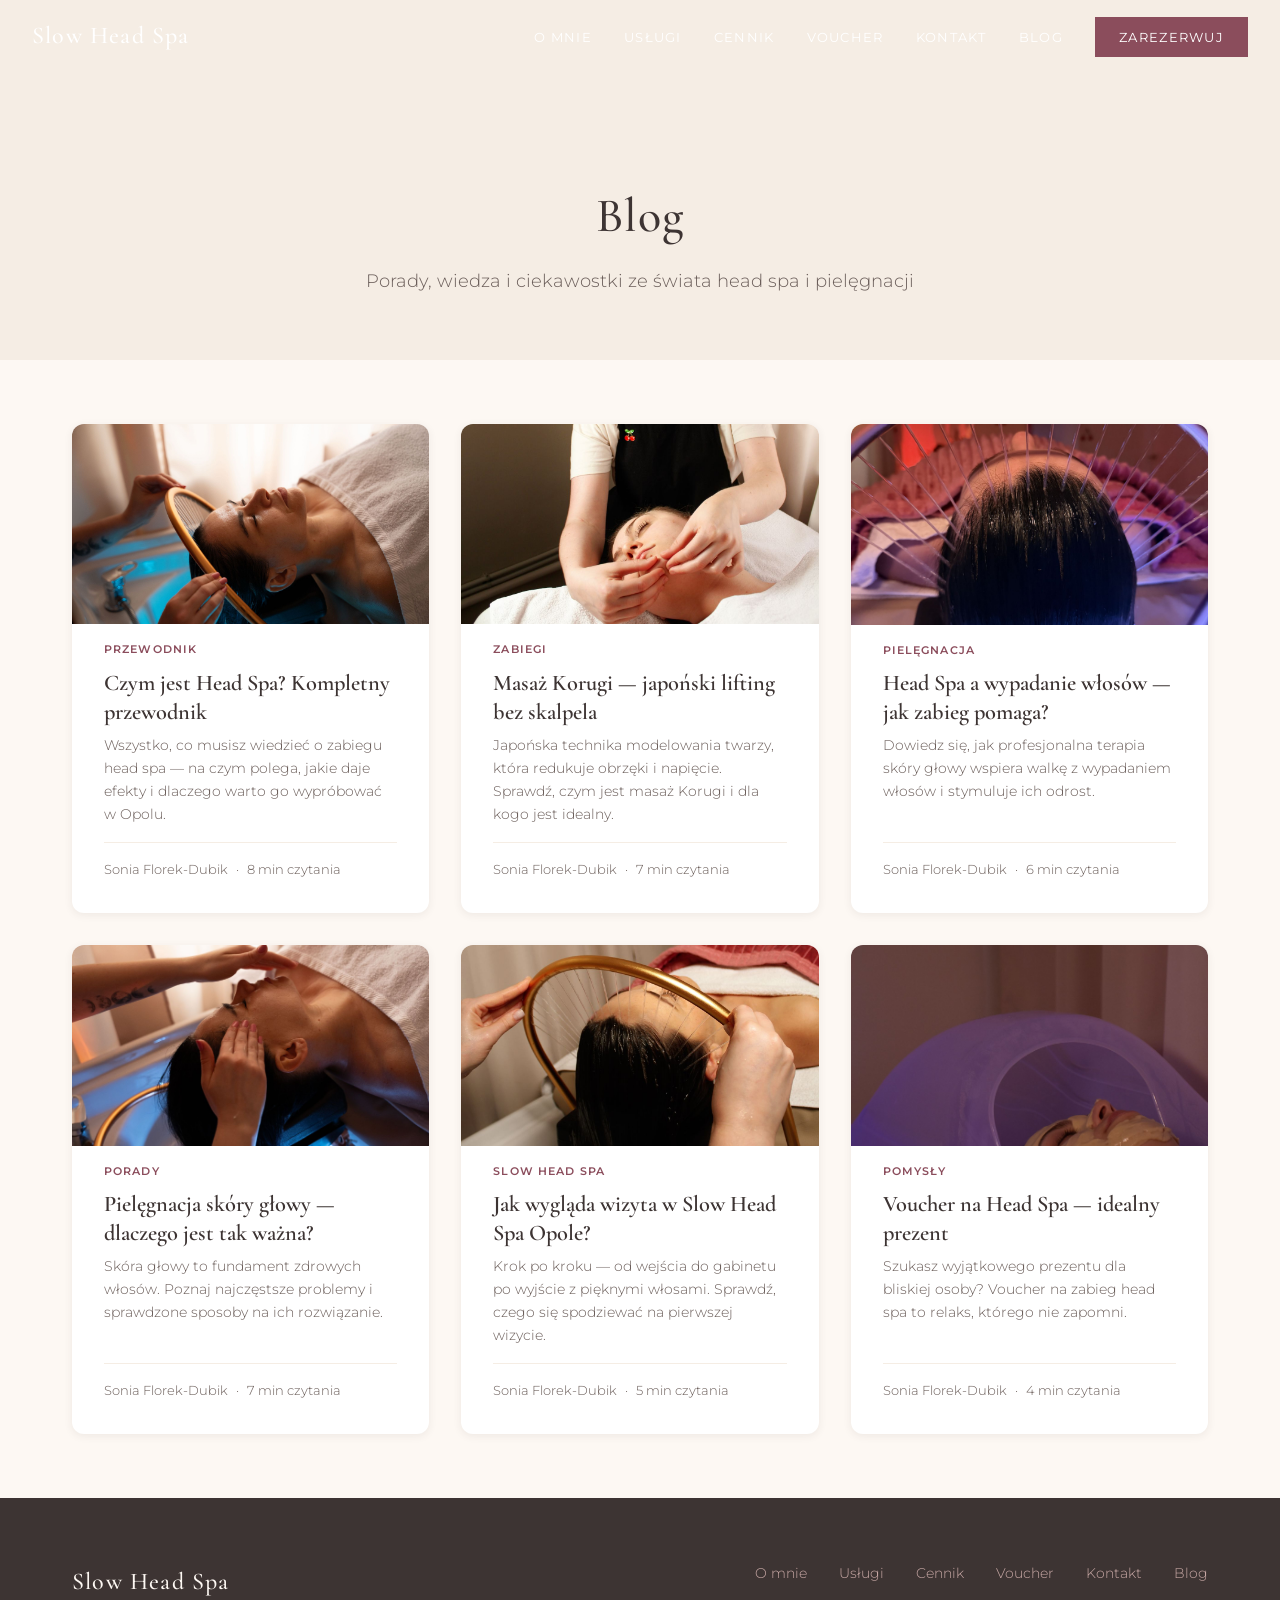
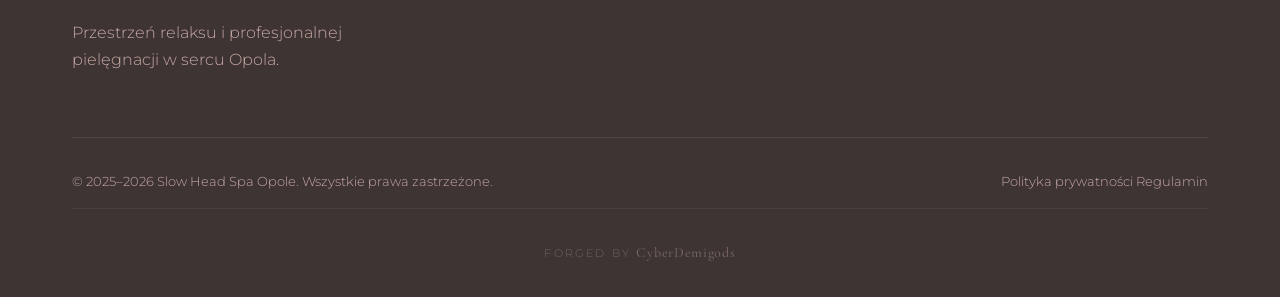
<file: blog/index.html>
<!DOCTYPE html>
<html lang="pl">
<head>
    <meta charset="UTF-8">
    <meta name="viewport" content="width=device-width, initial-scale=1.0">
    <meta name="description" content="Blog Slow Head Spa Opole — porady dotyczące pielęgnacji włosów, skóry głowy, masażu Korugi i zabiegów head spa. Wiedza od specjalistki.">
    <title>Blog | Slow Head Spa Opole — Porady i Wiedza</title>

    <meta property="og:type" content="website">
    <meta property="og:title" content="Blog | Slow Head Spa Opole">
    <meta property="og:description" content="Porady dotyczące pielęgnacji włosów, skóry głowy i zabiegów head spa. Wiedza od specjalistki z Opola.">
    <meta property="og:url" content="https://slowheadspa.pl/blog/">
    <meta property="og:locale" content="pl_PL">
    <meta name="theme-color" content="#3D3433">

    <link rel="canonical" href="https://slowheadspa.pl/blog/">
    <link rel="icon" href="/favicon.ico" sizes="48x48">
    <link rel="icon" href="/favicon-96x96.png" type="image/png" sizes="96x96">
    <link rel="apple-touch-icon" href="/apple-touch-icon.png">
    <link rel="manifest" href="/site.webmanifest">

    <link rel="stylesheet" href="/css/fonts.css">
    <link rel="stylesheet" href="/css/style.css">
    <link rel="stylesheet" href="/css/blog.css">

    <script type="application/ld+json">
    {
        "@context": "https://schema.org",
        "@type": "Blog",
        "name": "Blog Slow Head Spa Opole",
        "description": "Porady dotyczące pielęgnacji włosów, skóry głowy i zabiegów head spa.",
        "url": "https://slowheadspa.pl/blog/",
        "publisher": {
            "@type": "HealthAndBeautyBusiness",
            "name": "Slow Head Spa",
            "url": "https://slowheadspa.pl"
        }
    }
    </script>
</head>
<body>
    <nav class="nav nav--scrolled" id="nav">
        <div class="nav__container">
            <a href="/" class="nav__logo">Slow Head Spa</a>
            <button class="nav__toggle" id="navToggle" aria-label="Menu">
                <span></span>
                <span></span>
                <span></span>
            </button>
            <ul class="nav__menu" id="navMenu">
                <li><a href="/#o-mnie" class="nav__link">O mnie</a></li>
                <li><a href="/#uslugi" class="nav__link">Usługi</a></li>
                <li><a href="/#cennik" class="nav__link">Cennik</a></li>
                <li><a href="/#voucher" class="nav__link">Voucher</a></li>
                <li><a href="/#kontakt" class="nav__link">Kontakt</a></li>
                <li><a href="/blog/" class="nav__link">Blog</a></li>
                <li><a href="https://booksy.com/pl-pl/280278_slow-head-spa-opole_inni_12930_opole" target="_blank" rel="noopener noreferrer" class="nav__link nav__link--cta">Zarezerwuj</a></li>
            </ul>
        </div>
    </nav>

    <header class="blog-hero">
        <div class="container">
            <h1 class="section__title section__title--center">Blog</h1>
            <p class="section__subtitle">Porady, wiedza i ciekawostki ze świata head spa i pielęgnacji</p>
        </div>
    </header>

    <main>
        <div class="container">
            <div class="blog-grid">

                <a href="/blog/czym-jest-head-spa" class="blog-card">
                    <div class="blog-card__image">
                        <img src="/images/headspa5.jpeg" alt="Zabieg Head Spa w Opolu" loading="lazy">
                    </div>
                    <div class="blog-card__content">
                        <span class="blog-card__tag">Przewodnik</span>
                        <h2 class="blog-card__title">Czym jest Head Spa? Kompletny przewodnik</h2>
                        <p class="blog-card__excerpt">Wszystko, co musisz wiedzieć o zabiegu head spa — na czym polega, jakie daje efekty i dlaczego warto go wypróbować w Opolu.</p>
                        <div class="blog-card__meta">
                            <span>Sonia Florek-Dubik</span>
                            <span>·</span>
                            <span>8 min czytania</span>
                        </div>
                    </div>
                </a>

                <a href="/blog/masaz-korugi-japonski-lifting" class="blog-card">
                    <div class="blog-card__image">
                        <img src="/images/masaz-twarzy-wide.jpg" alt="Masaż Korugi w Opolu" loading="lazy">
                    </div>
                    <div class="blog-card__content">
                        <span class="blog-card__tag">Zabiegi</span>
                        <h2 class="blog-card__title">Masaż Korugi — japoński lifting bez skalpela</h2>
                        <p class="blog-card__excerpt">Japońska technika modelowania twarzy, która redukuje obrzęki i napięcie. Sprawdź, czym jest masaż Korugi i dla kogo jest idealny.</p>
                        <div class="blog-card__meta">
                            <span>Sonia Florek-Dubik</span>
                            <span>·</span>
                            <span>7 min czytania</span>
                        </div>
                    </div>
                </a>

                <a href="/blog/head-spa-wypadanie-wlosow" class="blog-card">
                    <div class="blog-card__image">
                        <img src="/images/headspa6.jpeg" alt="Head Spa a wypadanie włosów" loading="lazy">
                    </div>
                    <div class="blog-card__content">
                        <span class="blog-card__tag">Pielęgnacja</span>
                        <h2 class="blog-card__title">Head Spa a wypadanie włosów — jak zabieg pomaga?</h2>
                        <p class="blog-card__excerpt">Dowiedz się, jak profesjonalna terapia skóry głowy wspiera walkę z wypadaniem włosów i stymuluje ich odrost.</p>
                        <div class="blog-card__meta">
                            <span>Sonia Florek-Dubik</span>
                            <span>·</span>
                            <span>6 min czytania</span>
                        </div>
                    </div>
                </a>

                <a href="/blog/pielegnacja-skory-glowy" class="blog-card">
                    <div class="blog-card__image">
                        <img src="/images/headspa4.jpeg" alt="Pielęgnacja skóry głowy" loading="lazy">
                    </div>
                    <div class="blog-card__content">
                        <span class="blog-card__tag">Porady</span>
                        <h2 class="blog-card__title">Pielęgnacja skóry głowy — dlaczego jest tak ważna?</h2>
                        <p class="blog-card__excerpt">Skóra głowy to fundament zdrowych włosów. Poznaj najczęstsze problemy i sprawdzone sposoby na ich rozwiązanie.</p>
                        <div class="blog-card__meta">
                            <span>Sonia Florek-Dubik</span>
                            <span>·</span>
                            <span>7 min czytania</span>
                        </div>
                    </div>
                </a>

                <a href="/blog/jak-wyglada-wizyta-head-spa-opole" class="blog-card">
                    <div class="blog-card__image">
                        <img src="/images/head-spa-rytual-wide.jpg" alt="Wizyta w Slow Head Spa Opole" loading="lazy">
                    </div>
                    <div class="blog-card__content">
                        <span class="blog-card__tag">Slow Head Spa</span>
                        <h2 class="blog-card__title">Jak wygląda wizyta w Slow Head Spa Opole?</h2>
                        <p class="blog-card__excerpt">Krok po kroku — od wejścia do gabinetu po wyjście z pięknymi włosami. Sprawdź, czego się spodziewać na pierwszej wizycie.</p>
                        <div class="blog-card__meta">
                            <span>Sonia Florek-Dubik</span>
                            <span>·</span>
                            <span>5 min czytania</span>
                        </div>
                    </div>
                </a>

                <a href="/blog/voucher-head-spa-prezent" class="blog-card">
                    <div class="blog-card__image">
                        <img src="/images/headspa3.jpeg" alt="Voucher Head Spa na prezent" loading="lazy">
                    </div>
                    <div class="blog-card__content">
                        <span class="blog-card__tag">Pomysły</span>
                        <h2 class="blog-card__title">Voucher na Head Spa — idealny prezent</h2>
                        <p class="blog-card__excerpt">Szukasz wyjątkowego prezentu dla bliskiej osoby? Voucher na zabieg head spa to relaks, którego nie zapomni.</p>
                        <div class="blog-card__meta">
                            <span>Sonia Florek-Dubik</span>
                            <span>·</span>
                            <span>4 min czytania</span>
                        </div>
                    </div>
                </a>

            </div>
        </div>
    </main>

    <footer class="footer">
        <div class="container">
            <div class="footer__content">
                <div class="footer__brand">
                    <span class="footer__logo">Slow Head Spa</span>
                    <p>Przestrzeń relaksu i profesjonalnej pielęgnacji w sercu Opola.</p>
                </div>
                <div class="footer__links">
                    <a href="/#o-mnie">O mnie</a>
                    <a href="/#uslugi">Usługi</a>
                    <a href="/#cennik">Cennik</a>
                    <a href="/#voucher">Voucher</a>
                    <a href="/#kontakt">Kontakt</a>
                    <a href="/blog/">Blog</a>
                </div>
            </div>
            <div class="footer__bottom">
                <p>&copy; 2025–2026 Slow Head Spa Opole. Wszystkie prawa zastrzeżone.</p>
                <div class="footer__legal-links">
                    <a href="/polityka-prywatnosci">Polityka prywatności</a>
                    <a href="/regulamin">Regulamin</a>
                </div>
            </div>
            <div class="footer__credit">
                <p>Forged by <a href="https://cyberdemigods.com" target="_blank" rel="noopener noreferrer"><span style="font-family:var(--font-heading);font-size:0.875rem;letter-spacing:0.05em;text-transform:none">CyberDemigods</span></a></p>
            </div>
        </div>
    </footer>

    <script src="/js/main.js"></script>
</body>
</html>
</file>
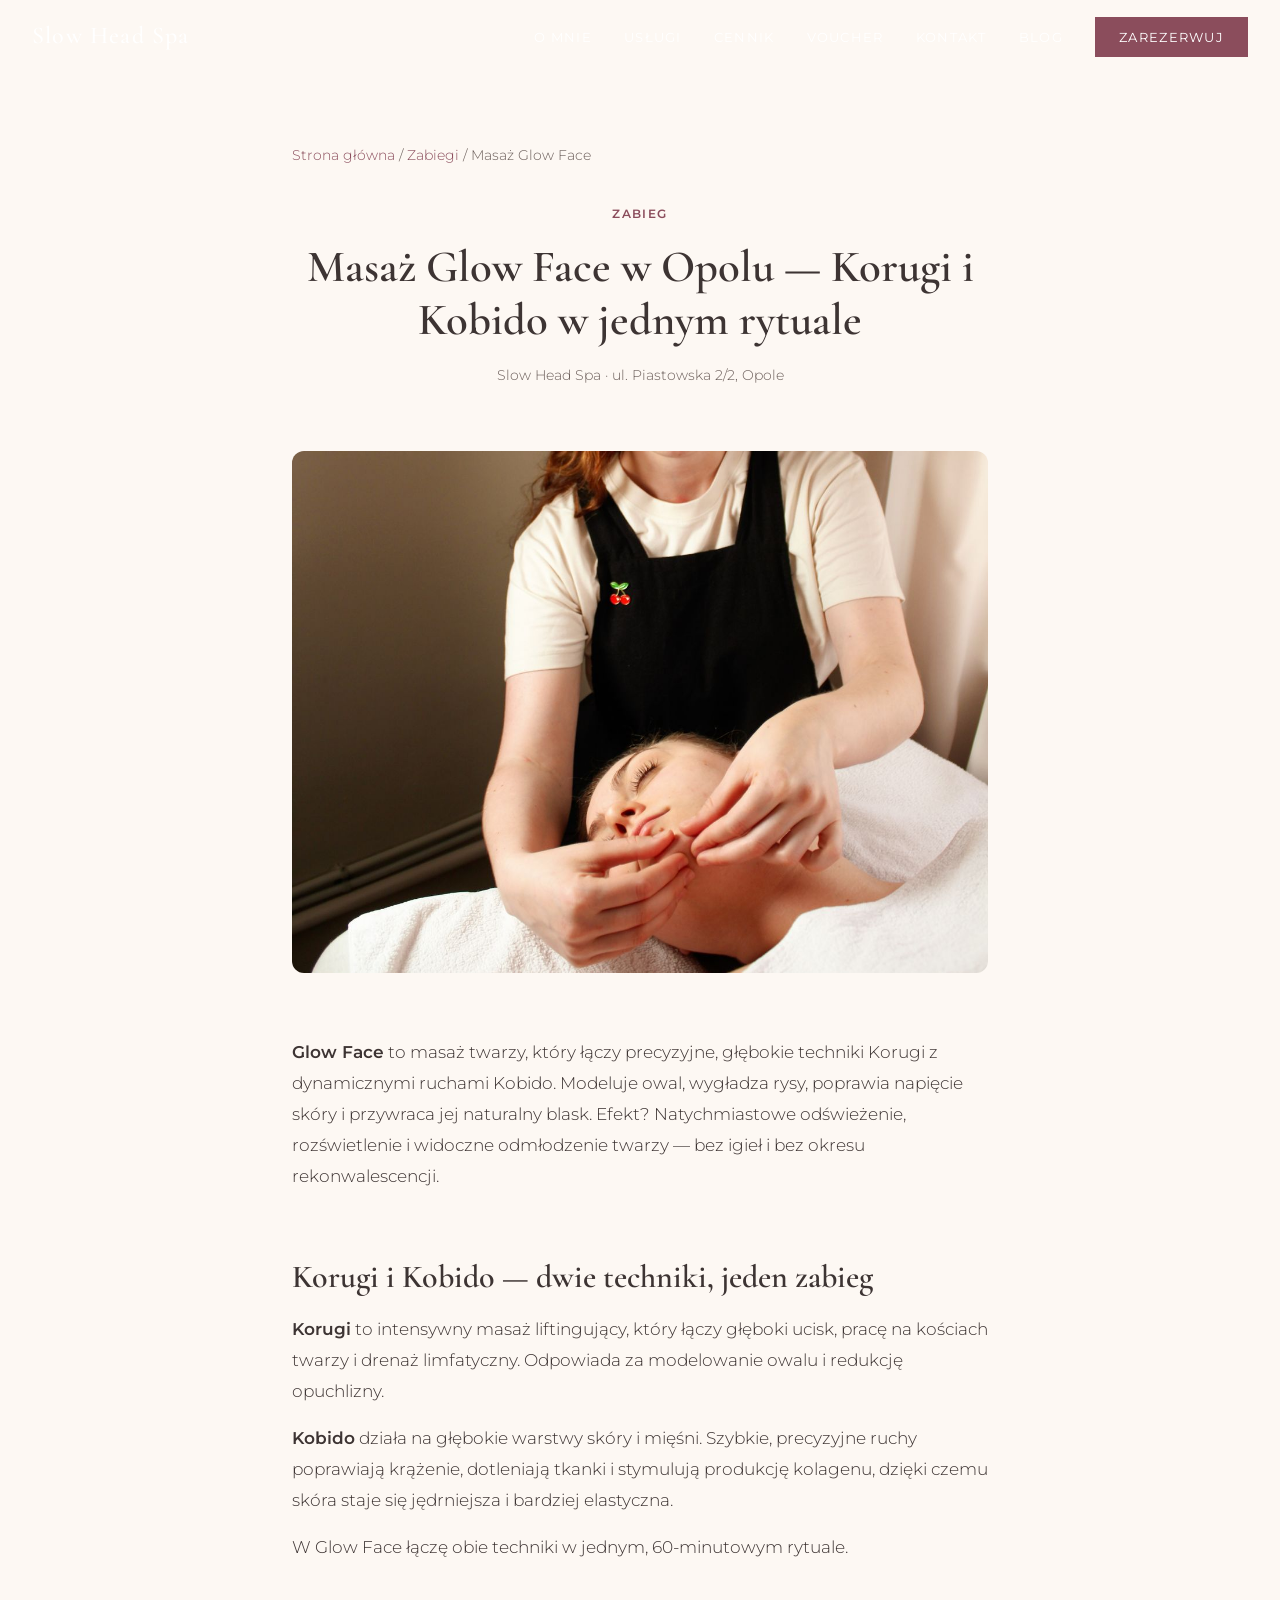
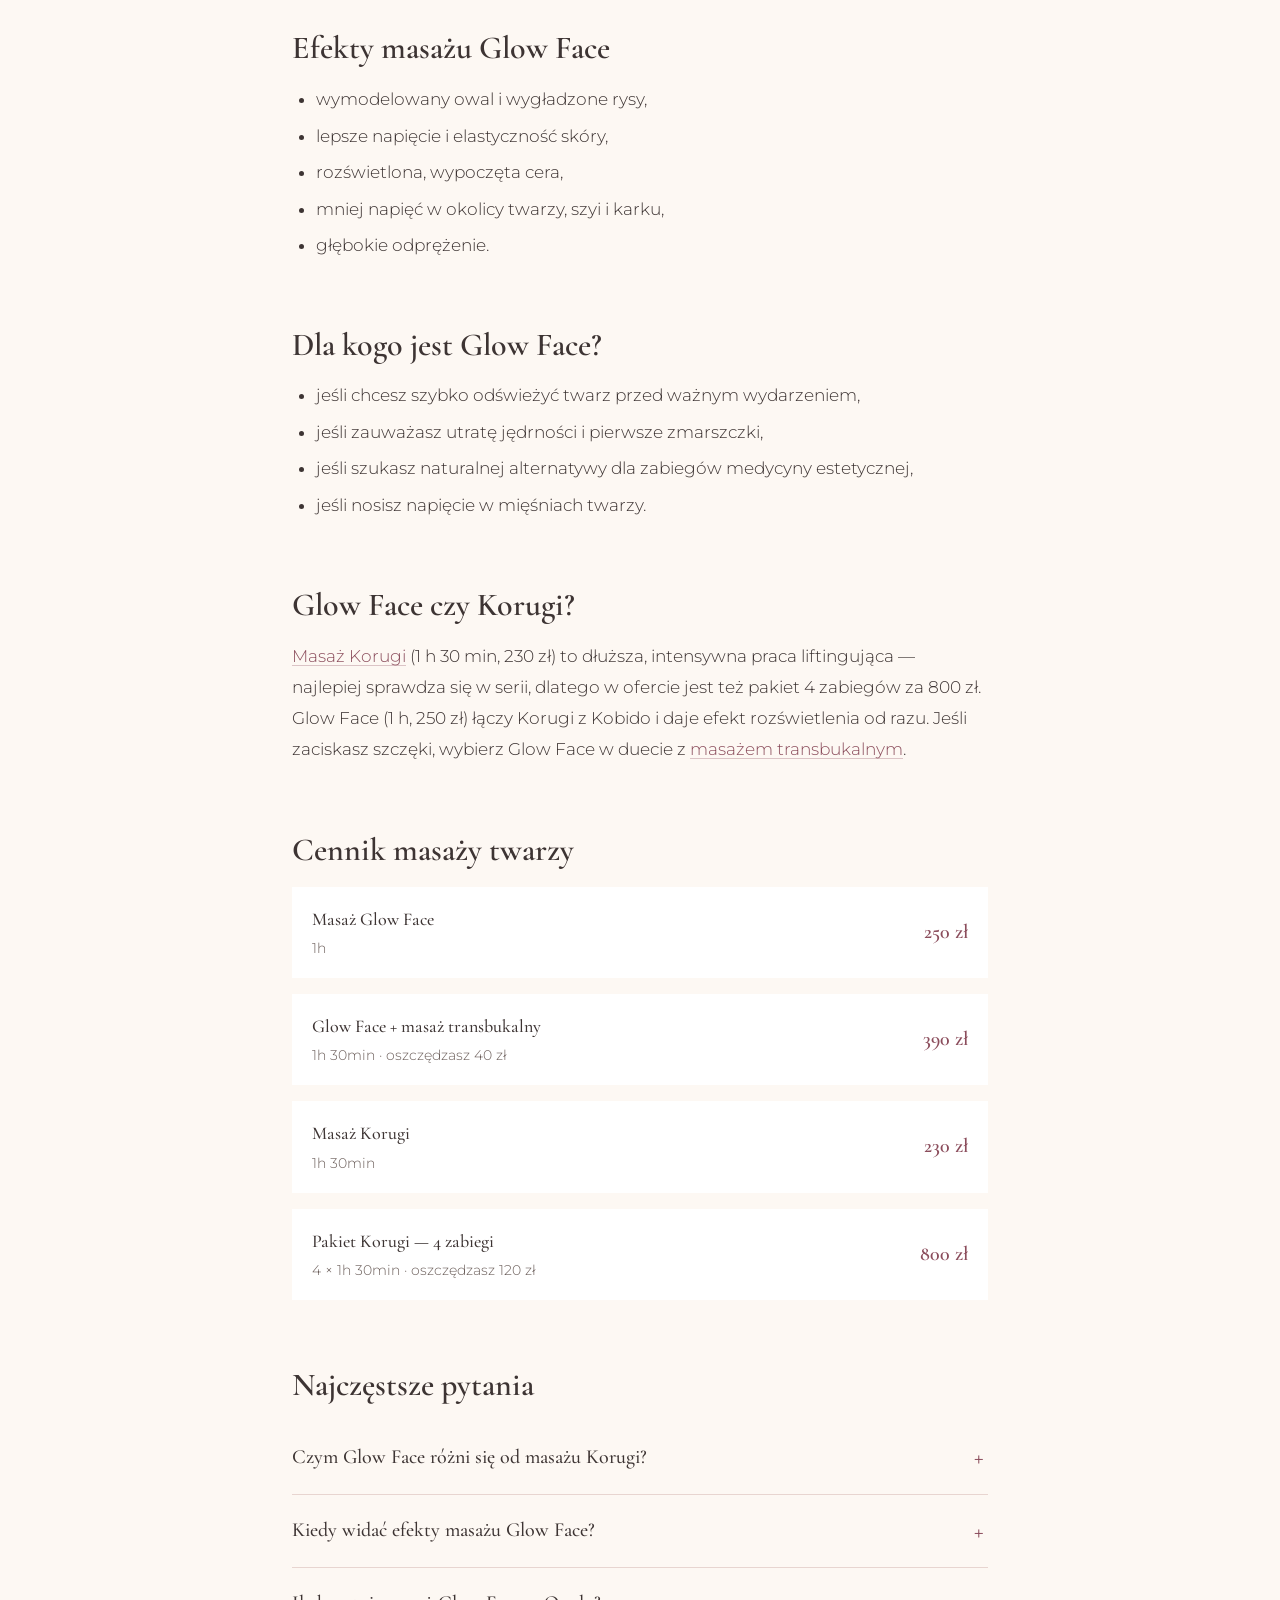
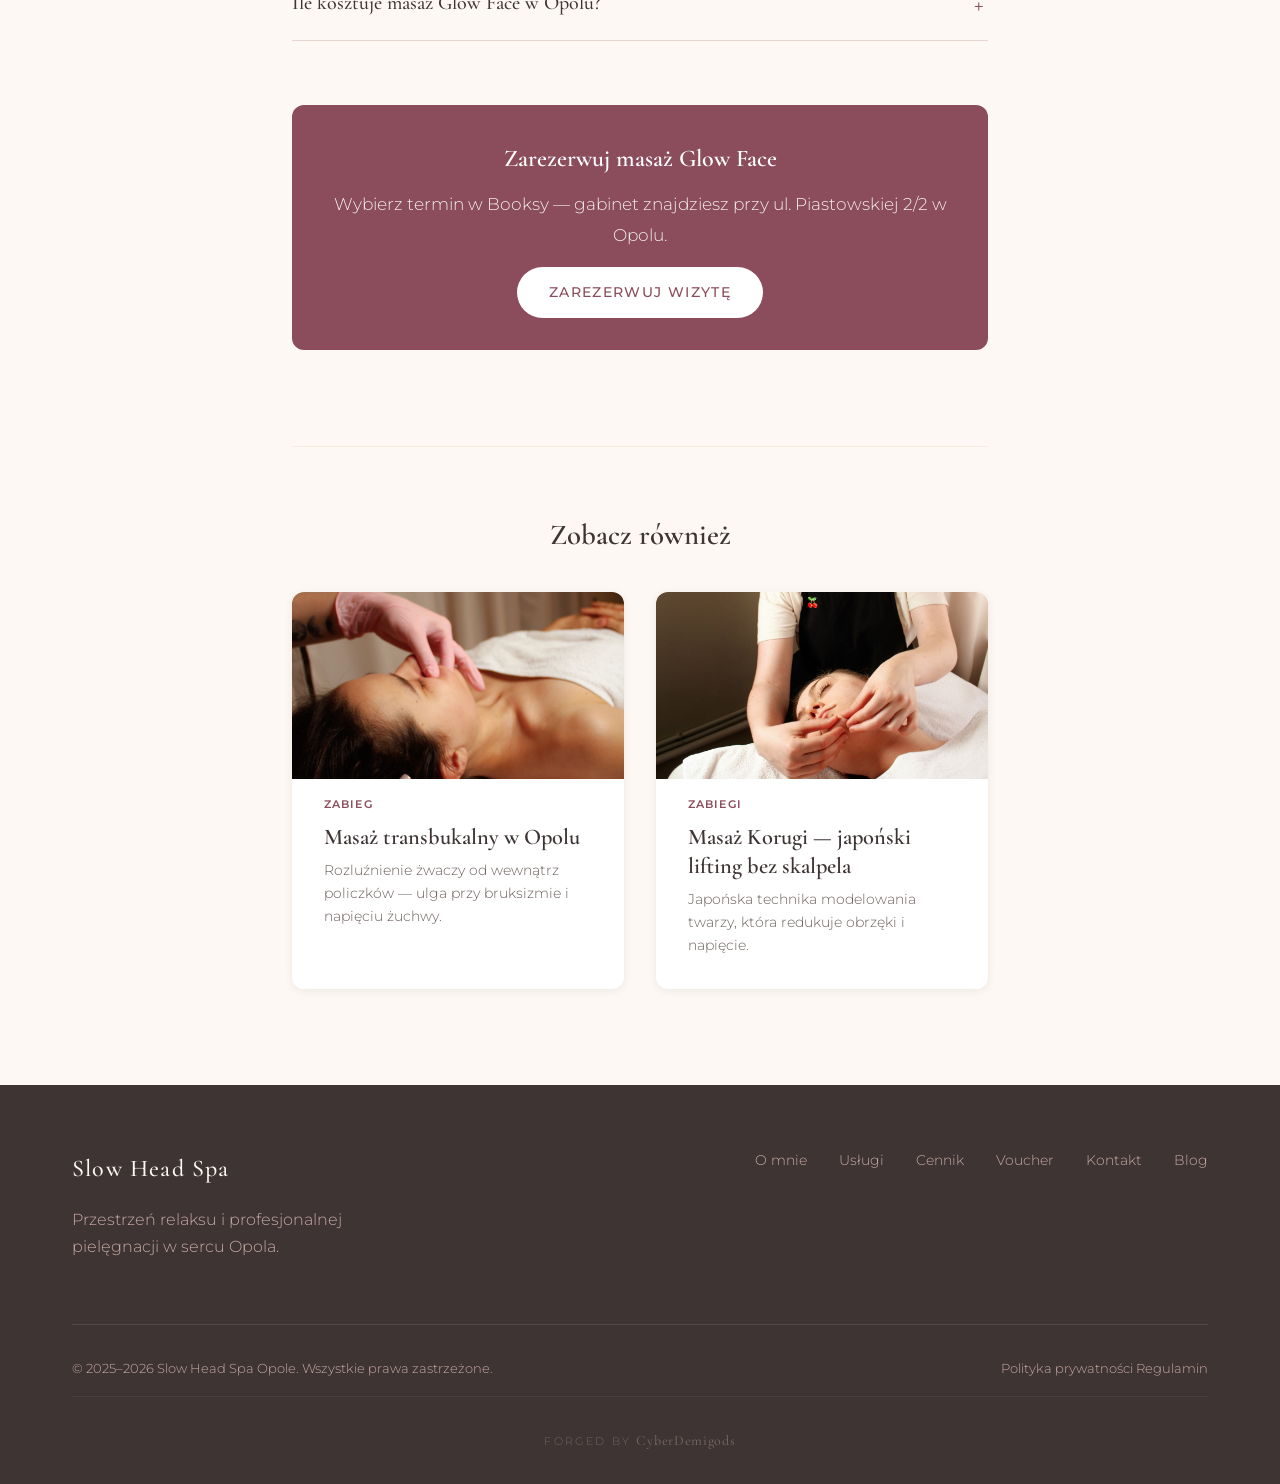
<file: glow-face-opole.html>
<!DOCTYPE html>
<html lang="pl">
<head>
    <meta charset="UTF-8">
    <meta name="viewport" content="width=device-width, initial-scale=1.0">
    <meta name="description" content="Glow Face w Slow Head Spa Opole łączy głębokie techniki Korugi z dynamicznym Kobido. Modeluje owal, wygładza rysy i rozświetla skórę. 60 min, 250 zł.">
    <title>Masaż Glow Face Opole — Korugi i Kobido | Slow Head Spa</title>

    <meta property="og:type" content="website">
    <meta property="og:title" content="Masaż Glow Face w Opolu — Korugi i Kobido w jednym rytuale">
    <meta property="og:description" content="Glow Face w Slow Head Spa Opole łączy głębokie techniki Korugi z dynamicznym Kobido. Modeluje owal, wygładza rysy i rozświetla skórę. 60 min, 250 zł.">
    <meta property="og:url" content="https://slowheadspa.pl/glow-face-opole">
    <meta property="og:image" content="https://slowheadspa.pl/images/masaz-twarzy.jpg">
    <meta property="og:locale" content="pl_PL">
    <meta name="theme-color" content="#3D3433">

    <link rel="canonical" href="https://slowheadspa.pl/glow-face-opole">
    <link rel="icon" href="/favicon.ico" sizes="48x48">
    <link rel="icon" href="/favicon-96x96.png" type="image/png" sizes="96x96">
    <link rel="apple-touch-icon" href="/apple-touch-icon.png">
    <link rel="manifest" href="/site.webmanifest">

    <link rel="stylesheet" href="/css/fonts.css">
    <link rel="stylesheet" href="/css/style.css">
    <link rel="stylesheet" href="/css/blog.css">

    <script type="application/ld+json">
    {
        "@context": "https://schema.org",
        "@type": "Service",
        "name": "Masaż Glow Face",
        "serviceType": "Masaż twarzy",
        "description": "Glow Face w Slow Head Spa Opole łączy głębokie techniki Korugi z dynamicznym Kobido. Modeluje owal, wygładza rysy i rozświetla skórę. 60 min, 250 zł.",
        "url": "https://slowheadspa.pl/glow-face-opole",
        "image": "https://slowheadspa.pl/images/masaz-twarzy.jpg",
        "areaServed": {
            "@type": "City",
            "name": "Opole"
        },
        "provider": {
            "@type": "HealthAndBeautyBusiness",
            "name": "Slow Head Spa",
            "url": "https://slowheadspa.pl/",
            "telephone": "+48888773993",
            "address": {
                "@type": "PostalAddress",
                "streetAddress": "ul. Piastowska 2/2",
                "postalCode": "45-081",
                "addressLocality": "Opole",
                "addressCountry": "PL"
            }
        },
        "offers": [
            {
                "@type": "Offer",
                "name": "Masaż Glow Face (1 h)",
                "price": "250",
                "priceCurrency": "PLN"
            },
            {
                "@type": "Offer",
                "name": "Masaż Glow Face + masaż transbukalny (1 h 30 min)",
                "price": "390",
                "priceCurrency": "PLN"
            },
            {
                "@type": "Offer",
                "name": "Masaż Korugi (1 h 30 min)",
                "price": "230",
                "priceCurrency": "PLN"
            },
            {
                "@type": "Offer",
                "name": "Pakiet Korugi — 4 zabiegi",
                "price": "800",
                "priceCurrency": "PLN"
            }
        ]
    }
    </script>

    <script type="application/ld+json">
    {
        "@context": "https://schema.org",
        "@type": "BreadcrumbList",
        "itemListElement": [
            {
                "@type": "ListItem",
                "position": 1,
                "name": "Strona główna",
                "item": "https://slowheadspa.pl/"
            },
            {
                "@type": "ListItem",
                "position": 2,
                "name": "Zabiegi",
                "item": "https://slowheadspa.pl/#uslugi"
            },
            {
                "@type": "ListItem",
                "position": 3,
                "name": "Masaż Glow Face"
            }
        ]
    }
    </script>

    <script type="application/ld+json">
    {
        "@context": "https://schema.org",
        "@type": "FAQPage",
        "mainEntity": [
            {
                "@type": "Question",
                "name": "Czym Glow Face różni się od masażu Korugi?",
                "acceptedAnswer": {
                    "@type": "Answer",
                    "text": "Korugi to głęboka praca na kościach i mięśniach twarzy połączona z drenażem limfatycznym. Glow Face łączy techniki Korugi z dynamicznym Kobido, trwa krócej (60 minut) i daje natychmiastowy efekt rozświetlenia."
                }
            },
            {
                "@type": "Question",
                "name": "Kiedy widać efekty masażu Glow Face?",
                "acceptedAnswer": {
                    "@type": "Answer",
                    "text": "Odświeżenie i rozświetlenie skóry widać od razu po zabiegu."
                }
            },
            {
                "@type": "Question",
                "name": "Ile kosztuje masaż Glow Face w Opolu?",
                "acceptedAnswer": {
                    "@type": "Answer",
                    "text": "250 zł za 60 minut. W połączeniu z masażem transbukalnym — 390 zł za 1 h 30 min."
                }
            }
        ]
    }
    </script>
</head>
<body>
    <nav class="nav nav--scrolled" id="nav">
        <div class="nav__container">
            <a href="/" class="nav__logo">Slow Head Spa</a>
            <button class="nav__toggle" id="navToggle" aria-label="Menu">
                <span></span>
                <span></span>
                <span></span>
            </button>
            <ul class="nav__menu" id="navMenu">
                <li><a href="/#o-mnie" class="nav__link">O mnie</a></li>
                <li><a href="/#uslugi" class="nav__link">Usługi</a></li>
                <li><a href="/#cennik" class="nav__link">Cennik</a></li>
                <li><a href="/#voucher" class="nav__link">Voucher</a></li>
                <li><a href="/#kontakt" class="nav__link">Kontakt</a></li>
                <li><a href="/blog/" class="nav__link">Blog</a></li>
                <li><a href="https://booksy.com/pl-pl/280278_slow-head-spa-opole_inni_12930_opole" target="_blank" rel="noopener noreferrer" class="nav__link nav__link--cta">Zarezerwuj</a></li>
            </ul>
        </div>
    </nav>

    <main>
        <article class="article">
            <div class="article__container">

                <nav class="article__breadcrumb" aria-label="Breadcrumb">
                    <a href="/">Strona główna</a> / <a href="/#uslugi">Zabiegi</a> / Masaż Glow Face
                </nav>

                <header class="article__header">
                    <span class="article__tag">Zabieg</span>
                    <h1 class="article__title">Masaż Glow Face w Opolu — Korugi i Kobido w jednym rytuale</h1>
                    <p class="article__meta">Slow Head Spa · ul. Piastowska 2/2, Opole</p>
                </header>

                <div class="article__hero-image">
                    <img src="/images/masaz-twarzy.jpg" alt="Masaż twarzy Glow Face w Slow Head Spa Opole" width="1200" height="900">
                </div>

                <div class="article__content">

                    <p><strong>Glow Face</strong> to masaż twarzy, który łączy precyzyjne, głębokie techniki Korugi z dynamicznymi ruchami Kobido. Modeluje owal, wygładza rysy, poprawia napięcie skóry i przywraca jej naturalny blask. Efekt? Natychmiastowe odświeżenie, rozświetlenie i widoczne odmłodzenie twarzy — bez igieł i bez okresu rekonwalescencji.</p>

                    <h2>Korugi i Kobido — dwie techniki, jeden zabieg</h2>
                    <p><strong>Korugi</strong> to intensywny masaż liftingujący, który łączy głęboki ucisk, pracę na kościach twarzy i drenaż limfatyczny. Odpowiada za modelowanie owalu i redukcję opuchlizny.</p>
                    <p><strong>Kobido</strong> działa na głębokie warstwy skóry i mięśni. Szybkie, precyzyjne ruchy poprawiają krążenie, dotleniają tkanki i stymulują produkcję kolagenu, dzięki czemu skóra staje się jędrniejsza i bardziej elastyczna.</p>
                    <p>W Glow Face łączę obie techniki w jednym, 60-minutowym rytuale.</p>

                    <h2>Efekty masażu Glow Face</h2>
                    <ul>
                        <li>wymodelowany owal i wygładzone rysy,</li>
                        <li>lepsze napięcie i elastyczność skóry,</li>
                        <li>rozświetlona, wypoczęta cera,</li>
                        <li>mniej napięć w okolicy twarzy, szyi i karku,</li>
                        <li>głębokie odprężenie.</li>
                    </ul>

                    <h2>Dla kogo jest Glow Face?</h2>
                    <ul>
                        <li>jeśli chcesz szybko odświeżyć twarz przed ważnym wydarzeniem,</li>
                        <li>jeśli zauważasz utratę jędrności i pierwsze zmarszczki,</li>
                        <li>jeśli szukasz naturalnej alternatywy dla zabiegów medycyny estetycznej,</li>
                        <li>jeśli nosisz napięcie w mięśniach twarzy.</li>
                    </ul>

                    <h2>Glow Face czy Korugi?</h2>
                    <p><a href="/blog/masaz-korugi-japonski-lifting">Masaż Korugi</a> (1 h 30 min, 230 zł) to dłuższa, intensywna praca liftingująca — najlepiej sprawdza się w serii, dlatego w ofercie jest też pakiet 4 zabiegów za 800 zł. Glow Face (1 h, 250 zł) łączy Korugi z Kobido i daje efekt rozświetlenia od razu. Jeśli zaciskasz szczęki, wybierz Glow Face w duecie z <a href="/masaz-transbukalny-opole">masażem transbukalnym</a>.</p>

                    <h2>Cennik masaży twarzy</h2>
                    <div class="pricing__table service__prices">
                        <div class="pricing__item">
                            <div class="pricing__info">
                                <p class="pricing__name">Masaż Glow Face</p>
                                <p class="pricing__duration">1h</p>
                            </div>
                            <div class="pricing__price">250 zł</div>
                        </div>
                        <div class="pricing__item">
                            <div class="pricing__info">
                                <p class="pricing__name">Glow Face + masaż transbukalny</p>
                                <p class="pricing__duration">1h 30min · oszczędzasz 40 zł</p>
                            </div>
                            <div class="pricing__price">390 zł</div>
                        </div>
                        <div class="pricing__item">
                            <div class="pricing__info">
                                <p class="pricing__name">Masaż Korugi</p>
                                <p class="pricing__duration">1h 30min</p>
                            </div>
                            <div class="pricing__price">230 zł</div>
                        </div>
                        <div class="pricing__item">
                            <div class="pricing__info">
                                <p class="pricing__name">Pakiet Korugi — 4 zabiegi</p>
                                <p class="pricing__duration">4 × 1h 30min · oszczędzasz 120 zł</p>
                            </div>
                            <div class="pricing__price">800 zł</div>
                        </div>
                    </div>

                    <section class="faq faq--article">
                        <h2>Najczęstsze pytania</h2>
                        <details class="faq__item">
                            <summary>Czym Glow Face różni się od masażu Korugi?</summary>
                            <p>Korugi to głęboka praca na kościach i mięśniach twarzy połączona z drenażem limfatycznym. Glow Face łączy techniki Korugi z dynamicznym Kobido, trwa krócej (60 minut) i daje natychmiastowy efekt rozświetlenia.</p>
                        </details>
                        <details class="faq__item">
                            <summary>Kiedy widać efekty masażu Glow Face?</summary>
                            <p>Odświeżenie i rozświetlenie skóry widać od razu po zabiegu.</p>
                        </details>
                        <details class="faq__item">
                            <summary>Ile kosztuje masaż Glow Face w Opolu?</summary>
                            <p>250 zł za 60 minut. W połączeniu z masażem transbukalnym — 390 zł za 1 h 30 min.</p>
                        </details>
                    </section>

                    <div class="article__cta">
                        <h3>Zarezerwuj masaż Glow Face</h3>
                        <p>Wybierz termin w Booksy — gabinet znajdziesz przy ul. Piastowskiej 2/2 w Opolu.</p>
                        <a href="https://booksy.com/pl-pl/280278_slow-head-spa-opole_inni_12930_opole" target="_blank" rel="noopener noreferrer" class="btn">Zarezerwuj wizytę</a>
                    </div>

                </div>

                <aside class="article__related">
                    <h2>Zobacz również</h2>
                    <div class="article__related-grid">

                        <a href="/masaz-transbukalny-opole" class="blog-card">
                            <div class="blog-card__image">
                                <img src="/images/masaz-transbukalny.jpg" alt="Masaż transbukalny w Opolu" loading="lazy">
                            </div>
                            <div class="blog-card__content">
                                <span class="blog-card__tag">Zabieg</span>
                                <h3 class="blog-card__title">Masaż transbukalny w Opolu</h3>
                                <p class="blog-card__excerpt">Rozluźnienie żwaczy od wewnątrz policzków — ulga przy bruksizmie i napięciu żuchwy.</p>
                            </div>
                        </a>

                        <a href="/blog/masaz-korugi-japonski-lifting" class="blog-card">
                            <div class="blog-card__image">
                                <img src="/images/masaz-twarzy-wide.jpg" alt="Masaż Korugi — japoński lifting bez skalpela" loading="lazy">
                            </div>
                            <div class="blog-card__content">
                                <span class="blog-card__tag">Zabiegi</span>
                                <h3 class="blog-card__title">Masaż Korugi — japoński lifting bez skalpela</h3>
                                <p class="blog-card__excerpt">Japońska technika modelowania twarzy, która redukuje obrzęki i napięcie.</p>
                            </div>
                        </a>

                    </div>
                </aside>

            </div>
        </article>
    </main>

    <footer class="footer">
        <div class="container">
            <div class="footer__content">
                <div class="footer__brand">
                    <span class="footer__logo">Slow Head Spa</span>
                    <p>Przestrzeń relaksu i profesjonalnej pielęgnacji w sercu Opola.</p>
                </div>
                <div class="footer__links">
                    <a href="/#o-mnie">O mnie</a>
                    <a href="/#uslugi">Usługi</a>
                    <a href="/#cennik">Cennik</a>
                    <a href="/#voucher">Voucher</a>
                    <a href="/#kontakt">Kontakt</a>
                    <a href="/blog/">Blog</a>
                </div>
            </div>
            <div class="footer__bottom">
                <p>&copy; 2025–2026 Slow Head Spa Opole. Wszystkie prawa zastrzeżone.</p>
                <div class="footer__legal-links">
                    <a href="/polityka-prywatnosci">Polityka prywatności</a>
                    <a href="/regulamin">Regulamin</a>
                </div>
            </div>
            <div class="footer__credit">
                <p>Forged by <a href="https://cyberdemigods.com" target="_blank" rel="noopener noreferrer"><span style="font-family:var(--font-heading);font-size:0.875rem;letter-spacing:0.05em;text-transform:none">CyberDemigods</span></a></p>
            </div>
        </div>
    </footer>

    <script src="/js/main.js"></script>
</body>
</html>
</file>
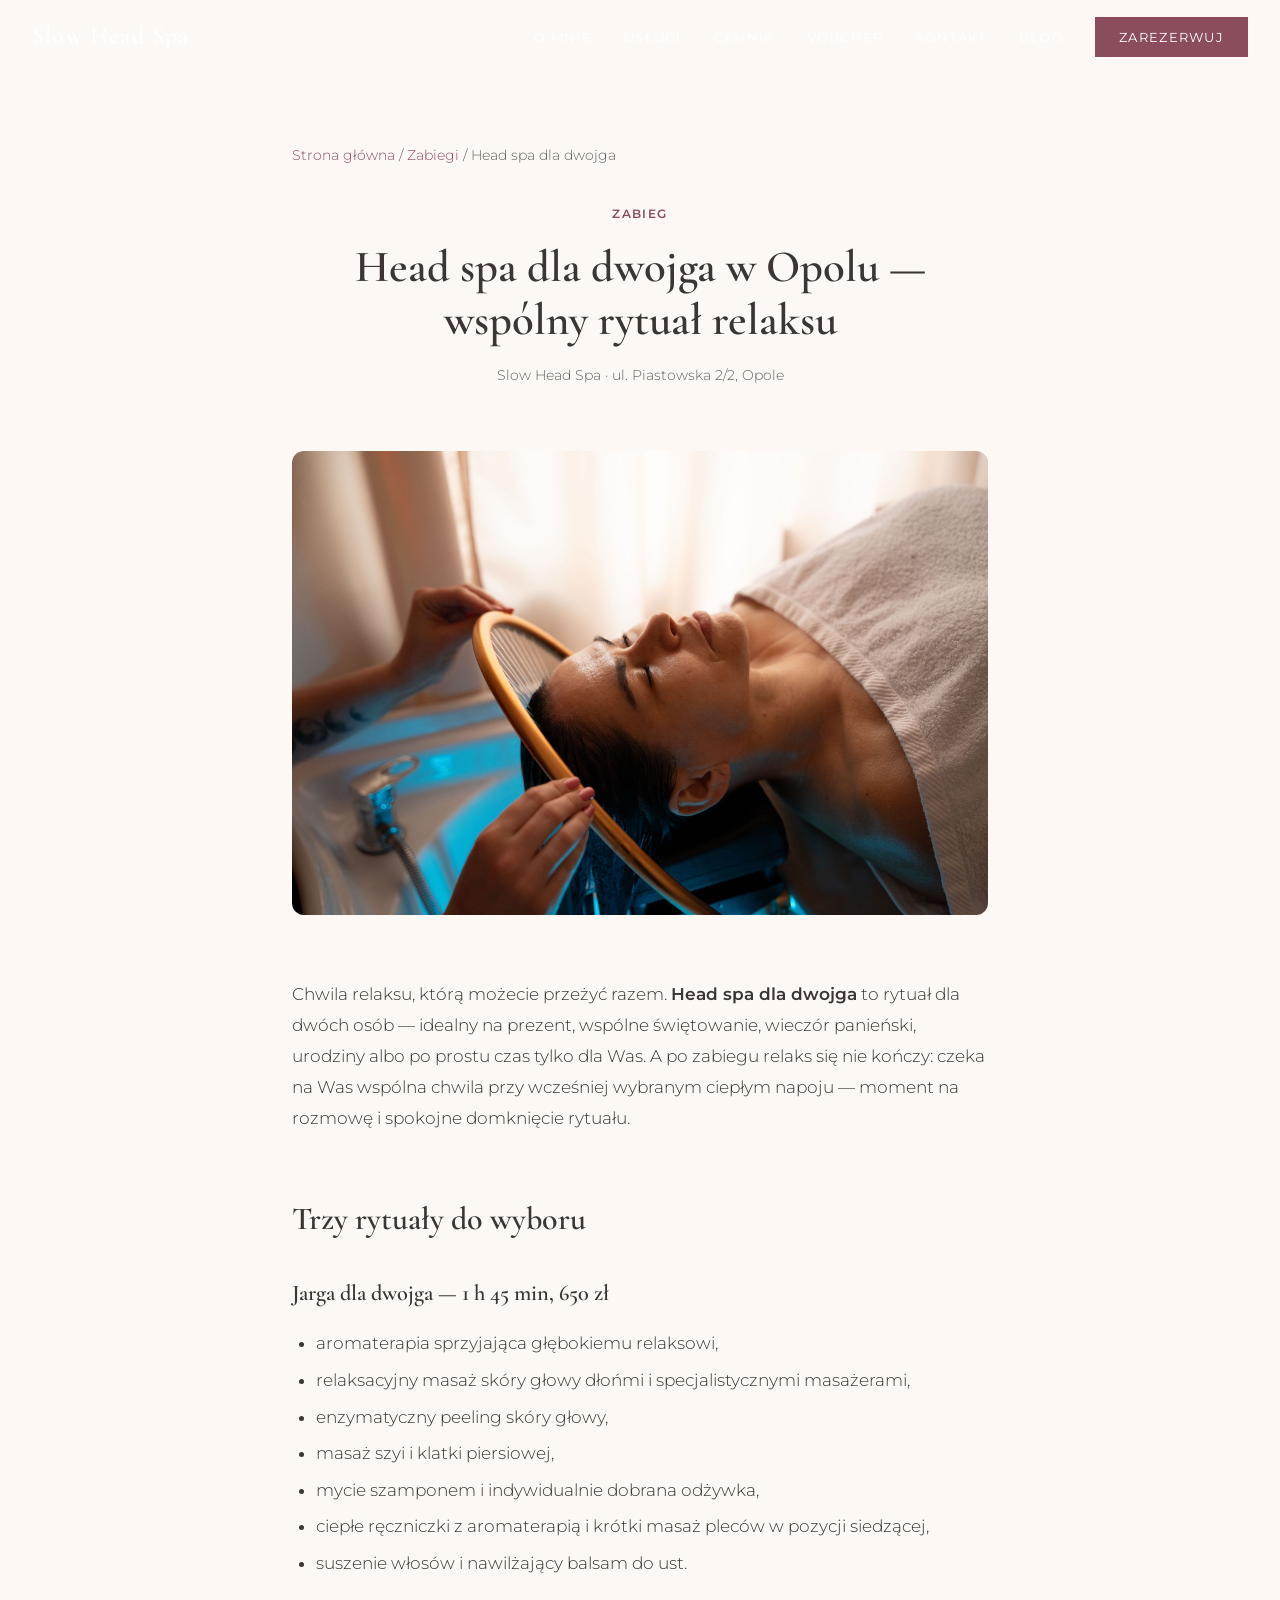
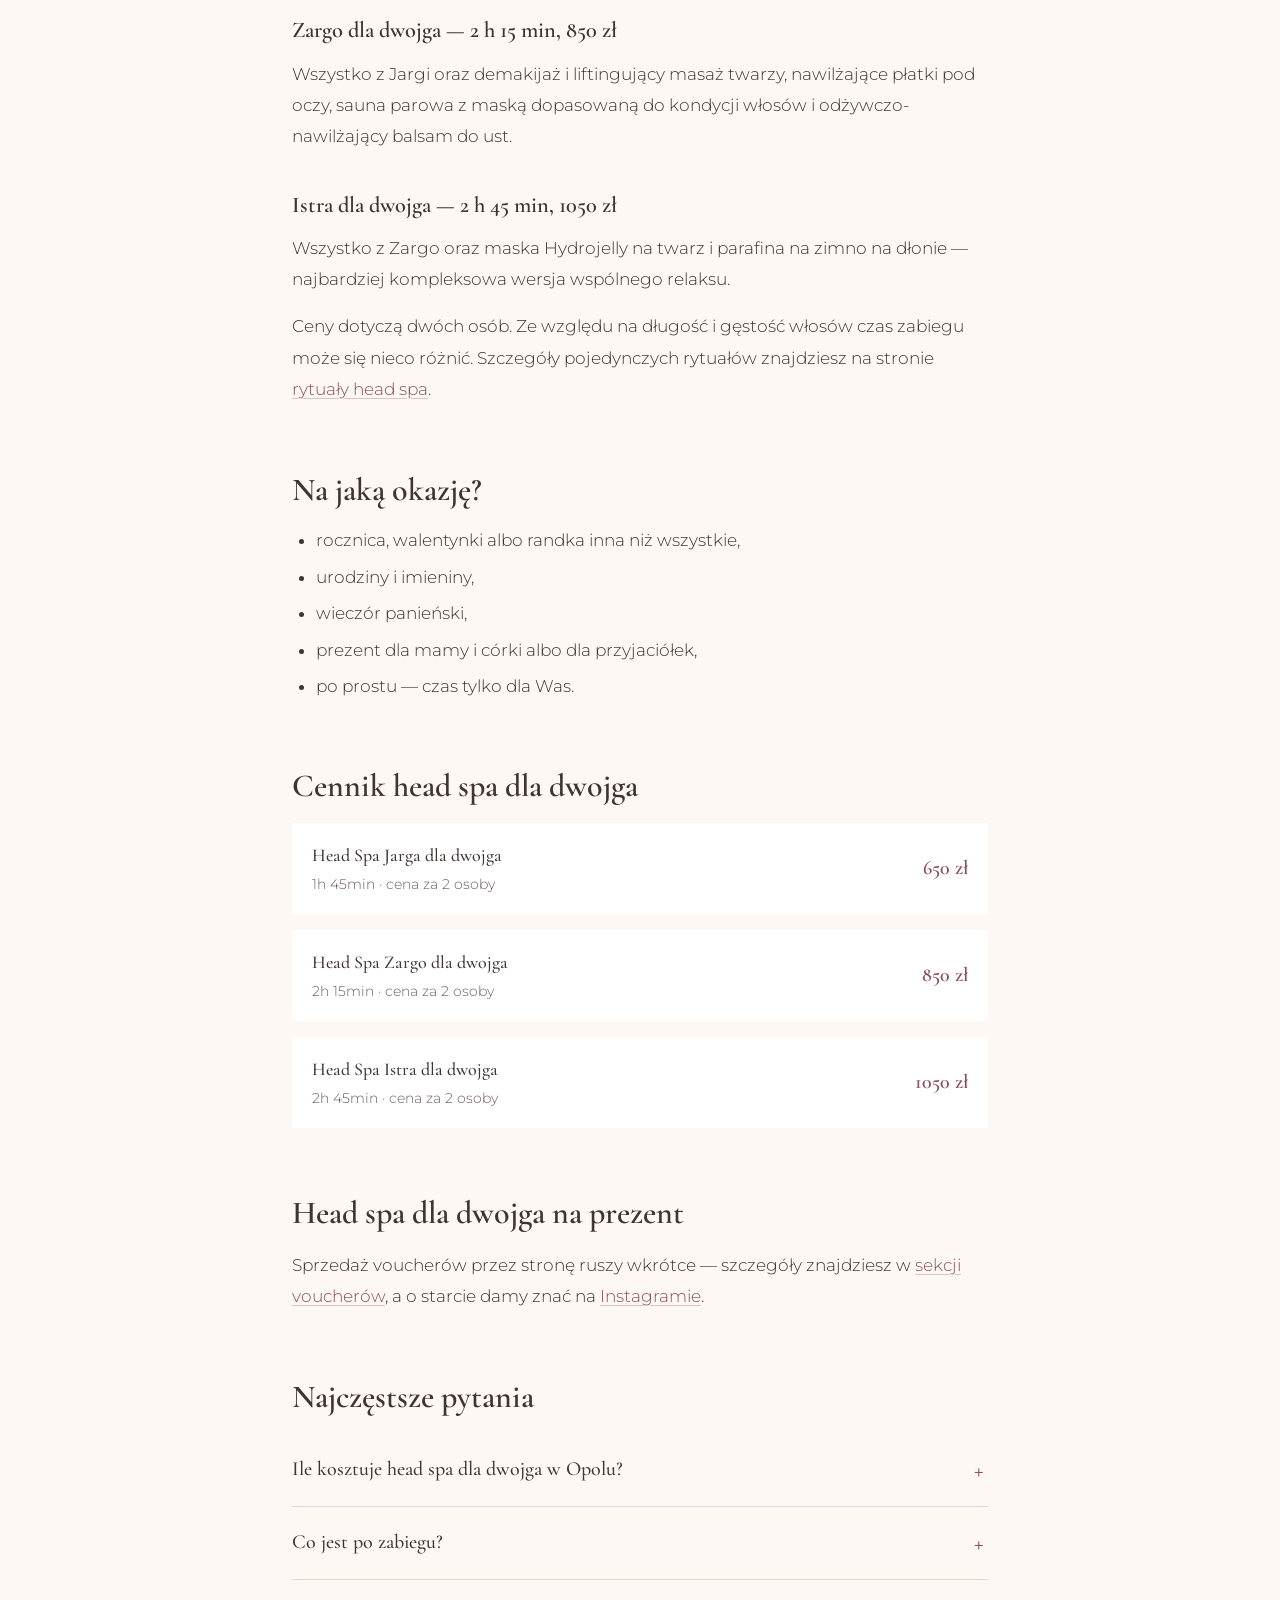
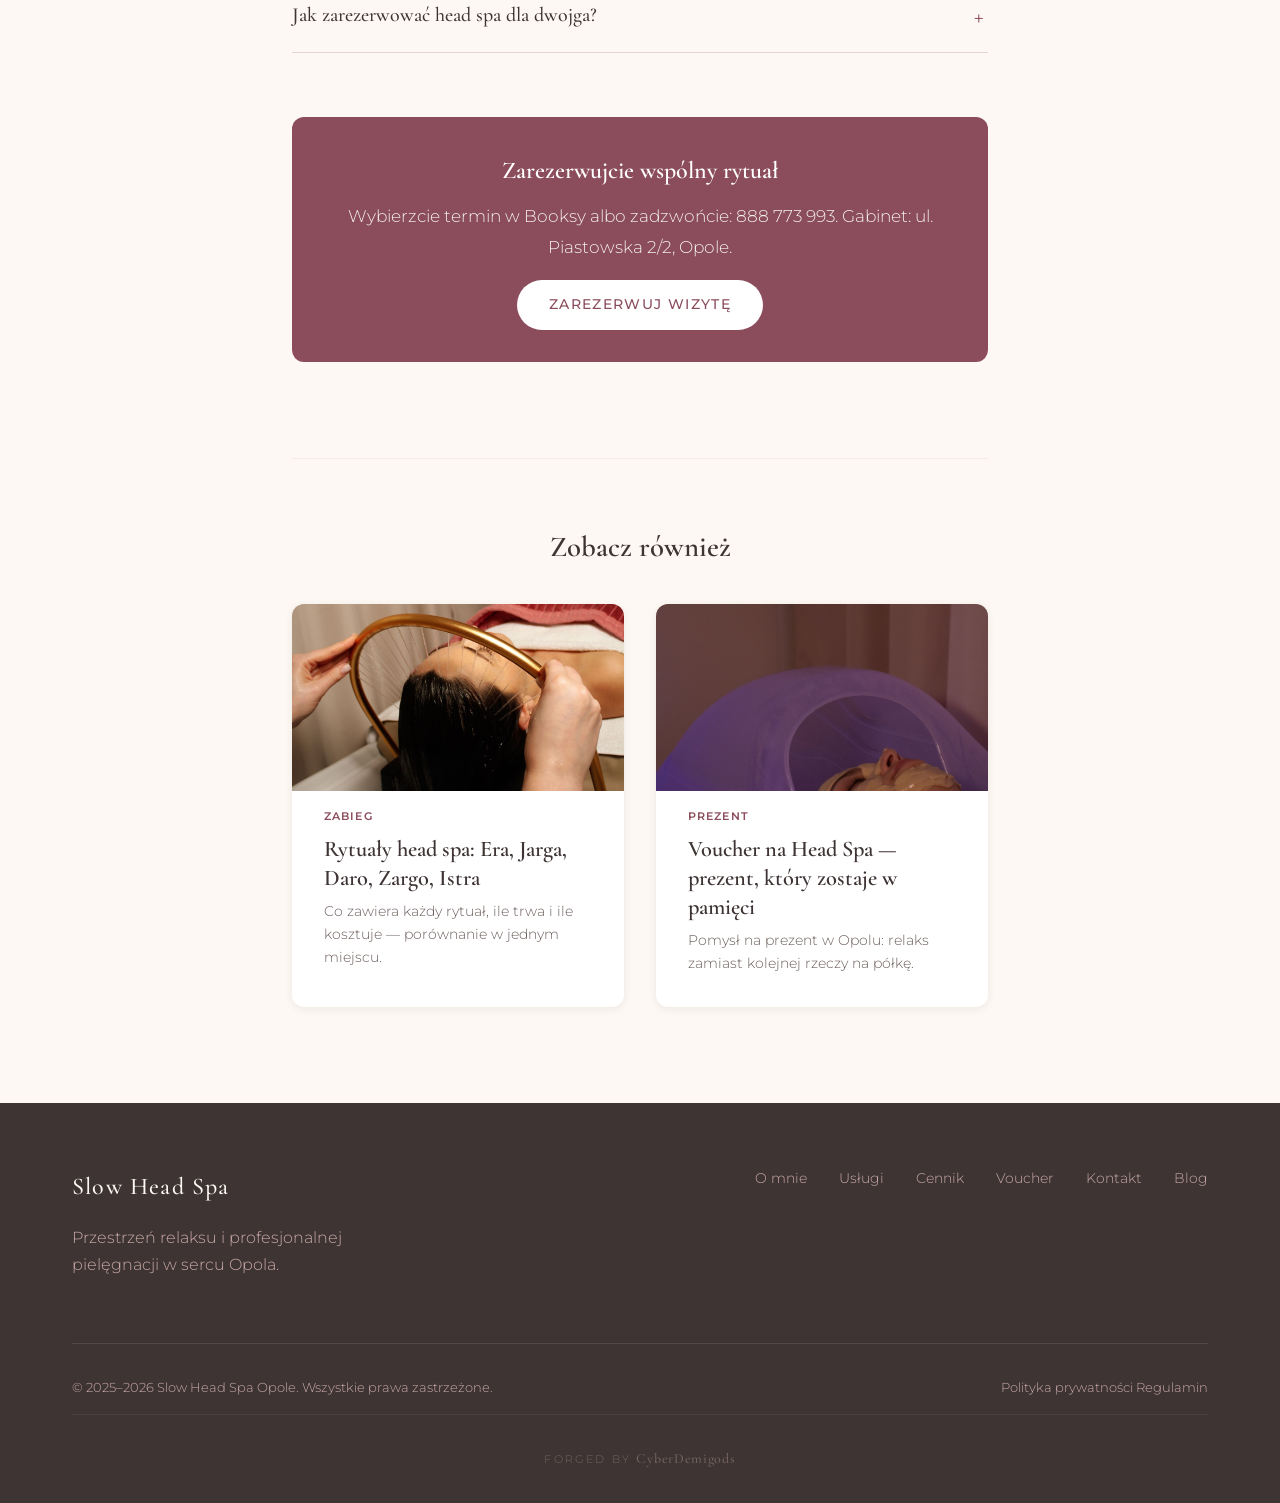
<file: head-spa-dla-dwojga.html>
<!DOCTYPE html>
<html lang="pl">
<head>
    <meta charset="UTF-8">
    <meta name="viewport" content="width=device-width, initial-scale=1.0">
    <meta name="description" content="Rytuał head spa dla dwóch osób w Slow Head Spa Opole — Jarga, Zargo lub Istra, a po zabiegu wspólna chwila przy ciepłym napoju. Od 650 zł za dwie osoby.">
    <title>Head Spa dla dwojga w Opolu — prezent dla pary | Slow Head Spa</title>

    <meta property="og:type" content="website">
    <meta property="og:title" content="Head spa dla dwojga w Opolu — wspólny rytuał relaksu">
    <meta property="og:description" content="Rytuał head spa dla dwóch osób w Slow Head Spa Opole — Jarga, Zargo lub Istra, a po zabiegu wspólna chwila przy ciepłym napoju. Od 650 zł za dwie osoby.">
    <meta property="og:url" content="https://slowheadspa.pl/head-spa-dla-dwojga">
    <meta property="og:image" content="https://slowheadspa.pl/images/headspa5.jpeg">
    <meta property="og:locale" content="pl_PL">
    <meta name="theme-color" content="#3D3433">

    <link rel="canonical" href="https://slowheadspa.pl/head-spa-dla-dwojga">
    <link rel="icon" href="/favicon.ico" sizes="48x48">
    <link rel="icon" href="/favicon-96x96.png" type="image/png" sizes="96x96">
    <link rel="apple-touch-icon" href="/apple-touch-icon.png">
    <link rel="manifest" href="/site.webmanifest">

    <link rel="stylesheet" href="/css/fonts.css">
    <link rel="stylesheet" href="/css/style.css">
    <link rel="stylesheet" href="/css/blog.css">

    <script type="application/ld+json">
    {
        "@context": "https://schema.org",
        "@type": "Service",
        "name": "Head spa dla dwojga",
        "serviceType": "Head spa dla dwóch osób",
        "description": "Rytuał head spa dla dwóch osób w Slow Head Spa Opole — Jarga, Zargo lub Istra, a po zabiegu wspólna chwila przy ciepłym napoju. Od 650 zł za dwie osoby.",
        "url": "https://slowheadspa.pl/head-spa-dla-dwojga",
        "image": "https://slowheadspa.pl/images/headspa5.jpeg",
        "areaServed": {
            "@type": "City",
            "name": "Opole"
        },
        "provider": {
            "@type": "HealthAndBeautyBusiness",
            "name": "Slow Head Spa",
            "url": "https://slowheadspa.pl/",
            "telephone": "+48888773993",
            "address": {
                "@type": "PostalAddress",
                "streetAddress": "ul. Piastowska 2/2",
                "postalCode": "45-081",
                "addressLocality": "Opole",
                "addressCountry": "PL"
            }
        },
        "offers": [
            {
                "@type": "Offer",
                "name": "Head Spa Jarga dla dwojga (1 h 45 min, 2 osoby)",
                "price": "650",
                "priceCurrency": "PLN"
            },
            {
                "@type": "Offer",
                "name": "Head Spa Zargo dla dwojga (2 h 15 min, 2 osoby)",
                "price": "850",
                "priceCurrency": "PLN"
            },
            {
                "@type": "Offer",
                "name": "Head Spa Istra dla dwojga (2 h 45 min, 2 osoby)",
                "price": "1050",
                "priceCurrency": "PLN"
            }
        ]
    }
    </script>

    <script type="application/ld+json">
    {
        "@context": "https://schema.org",
        "@type": "BreadcrumbList",
        "itemListElement": [
            {
                "@type": "ListItem",
                "position": 1,
                "name": "Strona główna",
                "item": "https://slowheadspa.pl/"
            },
            {
                "@type": "ListItem",
                "position": 2,
                "name": "Zabiegi",
                "item": "https://slowheadspa.pl/#uslugi"
            },
            {
                "@type": "ListItem",
                "position": 3,
                "name": "Head spa dla dwojga"
            }
        ]
    }
    </script>

    <script type="application/ld+json">
    {
        "@context": "https://schema.org",
        "@type": "FAQPage",
        "mainEntity": [
            {
                "@type": "Question",
                "name": "Ile kosztuje head spa dla dwojga w Opolu?",
                "acceptedAnswer": {
                    "@type": "Answer",
                    "text": "Od 650 zł za dwie osoby (Jarga, 1 h 45 min). Zargo dla dwojga kosztuje 850 zł, a Istra dla dwojga — 1050 zł."
                }
            },
            {
                "@type": "Question",
                "name": "Co jest po zabiegu?",
                "acceptedAnswer": {
                    "@type": "Answer",
                    "text": "Po rytuale czeka na Was wspólny czas przy wcześniej wybranym ciepłym napoju — moment na rozmowę i spokojne domknięcie wizyty."
                }
            },
            {
                "@type": "Question",
                "name": "Jak zarezerwować head spa dla dwojga?",
                "acceptedAnswer": {
                    "@type": "Answer",
                    "text": "Najwygodniej przez Booksy albo telefonicznie: 888 773 993."
                }
            }
        ]
    }
    </script>
</head>
<body>
    <nav class="nav nav--scrolled" id="nav">
        <div class="nav__container">
            <a href="/" class="nav__logo">Slow Head Spa</a>
            <button class="nav__toggle" id="navToggle" aria-label="Menu">
                <span></span>
                <span></span>
                <span></span>
            </button>
            <ul class="nav__menu" id="navMenu">
                <li><a href="/#o-mnie" class="nav__link">O mnie</a></li>
                <li><a href="/#uslugi" class="nav__link">Usługi</a></li>
                <li><a href="/#cennik" class="nav__link">Cennik</a></li>
                <li><a href="/#voucher" class="nav__link">Voucher</a></li>
                <li><a href="/#kontakt" class="nav__link">Kontakt</a></li>
                <li><a href="/blog/" class="nav__link">Blog</a></li>
                <li><a href="https://booksy.com/pl-pl/280278_slow-head-spa-opole_inni_12930_opole" target="_blank" rel="noopener noreferrer" class="nav__link nav__link--cta">Zarezerwuj</a></li>
            </ul>
        </div>
    </nav>

    <main>
        <article class="article">
            <div class="article__container">

                <nav class="article__breadcrumb" aria-label="Breadcrumb">
                    <a href="/">Strona główna</a> / <a href="/#uslugi">Zabiegi</a> / Head spa dla dwojga
                </nav>

                <header class="article__header">
                    <span class="article__tag">Zabieg</span>
                    <h1 class="article__title">Head spa dla dwojga w Opolu — wspólny rytuał relaksu</h1>
                    <p class="article__meta">Slow Head Spa · ul. Piastowska 2/2, Opole</p>
                </header>

                <div class="article__hero-image">
                    <img src="/images/headspa5.jpeg" alt="Head spa dla dwojga w Slow Head Spa Opole" width="2340" height="1560">
                </div>

                <div class="article__content">

                    <p>Chwila relaksu, którą możecie przeżyć razem. <strong>Head spa dla dwojga</strong> to rytuał dla dwóch osób — idealny na prezent, wspólne świętowanie, wieczór panieński, urodziny albo po prostu czas tylko dla Was. A po zabiegu relaks się nie kończy: czeka na Was wspólna chwila przy wcześniej wybranym ciepłym napoju — moment na rozmowę i spokojne domknięcie rytuału.</p>

                    <h2>Trzy rytuały do wyboru</h2>

                    <h3>Jarga dla dwojga — 1 h 45 min, 650 zł</h3>
                    <ul>
                        <li>aromaterapia sprzyjająca głębokiemu relaksowi,</li>
                        <li>relaksacyjny masaż skóry głowy dłońmi i specjalistycznymi masażerami,</li>
                        <li>enzymatyczny peeling skóry głowy,</li>
                        <li>masaż szyi i klatki piersiowej,</li>
                        <li>mycie szamponem i indywidualnie dobrana odżywka,</li>
                        <li>ciepłe ręczniczki z aromaterapią i krótki masaż pleców w pozycji siedzącej,</li>
                        <li>suszenie włosów i nawilżający balsam do ust.</li>
                    </ul>

                    <h3>Zargo dla dwojga — 2 h 15 min, 850 zł</h3>
                    <p>Wszystko z Jargi oraz demakijaż i liftingujący masaż twarzy, nawilżające płatki pod oczy, sauna parowa z maską dopasowaną do kondycji włosów i odżywczo-nawilżający balsam do ust.</p>

                    <h3>Istra dla dwojga — 2 h 45 min, 1050 zł</h3>
                    <p>Wszystko z Zargo oraz maska Hydrojelly na twarz i parafina na zimno na dłonie — najbardziej kompleksowa wersja wspólnego relaksu.</p>

                    <p>Ceny dotyczą dwóch osób. Ze względu na długość i gęstość włosów czas zabiegu może się nieco różnić. Szczegóły pojedynczych rytuałów znajdziesz na stronie <a href="/rytualy-head-spa">rytuały head spa</a>.</p>

                    <h2>Na jaką okazję?</h2>
                    <ul>
                        <li>rocznica, walentynki albo randka inna niż wszystkie,</li>
                        <li>urodziny i imieniny,</li>
                        <li>wieczór panieński,</li>
                        <li>prezent dla mamy i córki albo dla przyjaciółek,</li>
                        <li>po prostu — czas tylko dla Was.</li>
                    </ul>

                    <h2>Cennik head spa dla dwojga</h2>
                    <div class="pricing__table service__prices">
                        <div class="pricing__item">
                            <div class="pricing__info">
                                <p class="pricing__name">Head Spa Jarga dla dwojga</p>
                                <p class="pricing__duration">1h 45min · cena za 2 osoby</p>
                            </div>
                            <div class="pricing__price">650 zł</div>
                        </div>
                        <div class="pricing__item">
                            <div class="pricing__info">
                                <p class="pricing__name">Head Spa Zargo dla dwojga</p>
                                <p class="pricing__duration">2h 15min · cena za 2 osoby</p>
                            </div>
                            <div class="pricing__price">850 zł</div>
                        </div>
                        <div class="pricing__item">
                            <div class="pricing__info">
                                <p class="pricing__name">Head Spa Istra dla dwojga</p>
                                <p class="pricing__duration">2h 45min · cena za 2 osoby</p>
                            </div>
                            <div class="pricing__price">1050 zł</div>
                        </div>
                    </div>

                    <h2>Head spa dla dwojga na prezent</h2>
                    <p>Sprzedaż voucherów przez stronę ruszy wkrótce — szczegóły znajdziesz w <a href="/#voucher">sekcji voucherów</a>, a o starcie damy znać na <a href="https://www.instagram.com/headspa_opole" target="_blank" rel="noopener noreferrer">Instagramie</a>.</p>

                    <section class="faq faq--article">
                        <h2>Najczęstsze pytania</h2>
                        <details class="faq__item">
                            <summary>Ile kosztuje head spa dla dwojga w Opolu?</summary>
                            <p>Od 650 zł za dwie osoby (Jarga, 1 h 45 min). Zargo dla dwojga kosztuje 850 zł, a Istra dla dwojga — 1050 zł.</p>
                        </details>
                        <details class="faq__item">
                            <summary>Co jest po zabiegu?</summary>
                            <p>Po rytuale czeka na Was wspólny czas przy wcześniej wybranym ciepłym napoju — moment na rozmowę i spokojne domknięcie wizyty.</p>
                        </details>
                        <details class="faq__item">
                            <summary>Jak zarezerwować head spa dla dwojga?</summary>
                            <p>Najwygodniej przez Booksy albo telefonicznie: 888 773 993.</p>
                        </details>
                    </section>

                    <div class="article__cta">
                        <h3>Zarezerwujcie wspólny rytuał</h3>
                        <p>Wybierzcie termin w Booksy albo zadzwońcie: 888 773 993. Gabinet: ul. Piastowska 2/2, Opole.</p>
                        <a href="https://booksy.com/pl-pl/280278_slow-head-spa-opole_inni_12930_opole" target="_blank" rel="noopener noreferrer" class="btn">Zarezerwuj wizytę</a>
                    </div>

                </div>

                <aside class="article__related">
                    <h2>Zobacz również</h2>
                    <div class="article__related-grid">

                        <a href="/rytualy-head-spa" class="blog-card">
                            <div class="blog-card__image">
                                <img src="/images/head-spa-rytual-wide.jpg" alt="Rytuały head spa: Era, Jarga, Daro, Zargo, Istra" loading="lazy">
                            </div>
                            <div class="blog-card__content">
                                <span class="blog-card__tag">Zabieg</span>
                                <h3 class="blog-card__title">Rytuały head spa: Era, Jarga, Daro, Zargo, Istra</h3>
                                <p class="blog-card__excerpt">Co zawiera każdy rytuał, ile trwa i ile kosztuje — porównanie w jednym miejscu.</p>
                            </div>
                        </a>

                        <a href="/blog/voucher-head-spa-prezent" class="blog-card">
                            <div class="blog-card__image">
                                <img src="/images/headspa3.jpeg" alt="Voucher na Head Spa — prezent, który zostaje w pamięci" loading="lazy">
                            </div>
                            <div class="blog-card__content">
                                <span class="blog-card__tag">Prezent</span>
                                <h3 class="blog-card__title">Voucher na Head Spa — prezent, który zostaje w pamięci</h3>
                                <p class="blog-card__excerpt">Pomysł na prezent w Opolu: relaks zamiast kolejnej rzeczy na półkę.</p>
                            </div>
                        </a>

                    </div>
                </aside>

            </div>
        </article>
    </main>

    <footer class="footer">
        <div class="container">
            <div class="footer__content">
                <div class="footer__brand">
                    <span class="footer__logo">Slow Head Spa</span>
                    <p>Przestrzeń relaksu i profesjonalnej pielęgnacji w sercu Opola.</p>
                </div>
                <div class="footer__links">
                    <a href="/#o-mnie">O mnie</a>
                    <a href="/#uslugi">Usługi</a>
                    <a href="/#cennik">Cennik</a>
                    <a href="/#voucher">Voucher</a>
                    <a href="/#kontakt">Kontakt</a>
                    <a href="/blog/">Blog</a>
                </div>
            </div>
            <div class="footer__bottom">
                <p>&copy; 2025–2026 Slow Head Spa Opole. Wszystkie prawa zastrzeżone.</p>
                <div class="footer__legal-links">
                    <a href="/polityka-prywatnosci">Polityka prywatności</a>
                    <a href="/regulamin">Regulamin</a>
                </div>
            </div>
            <div class="footer__credit">
                <p>Forged by <a href="https://cyberdemigods.com" target="_blank" rel="noopener noreferrer"><span style="font-family:var(--font-heading);font-size:0.875rem;letter-spacing:0.05em;text-transform:none">CyberDemigods</span></a></p>
            </div>
        </div>
    </footer>

    <script src="/js/main.js"></script>
</body>
</html>
</file>
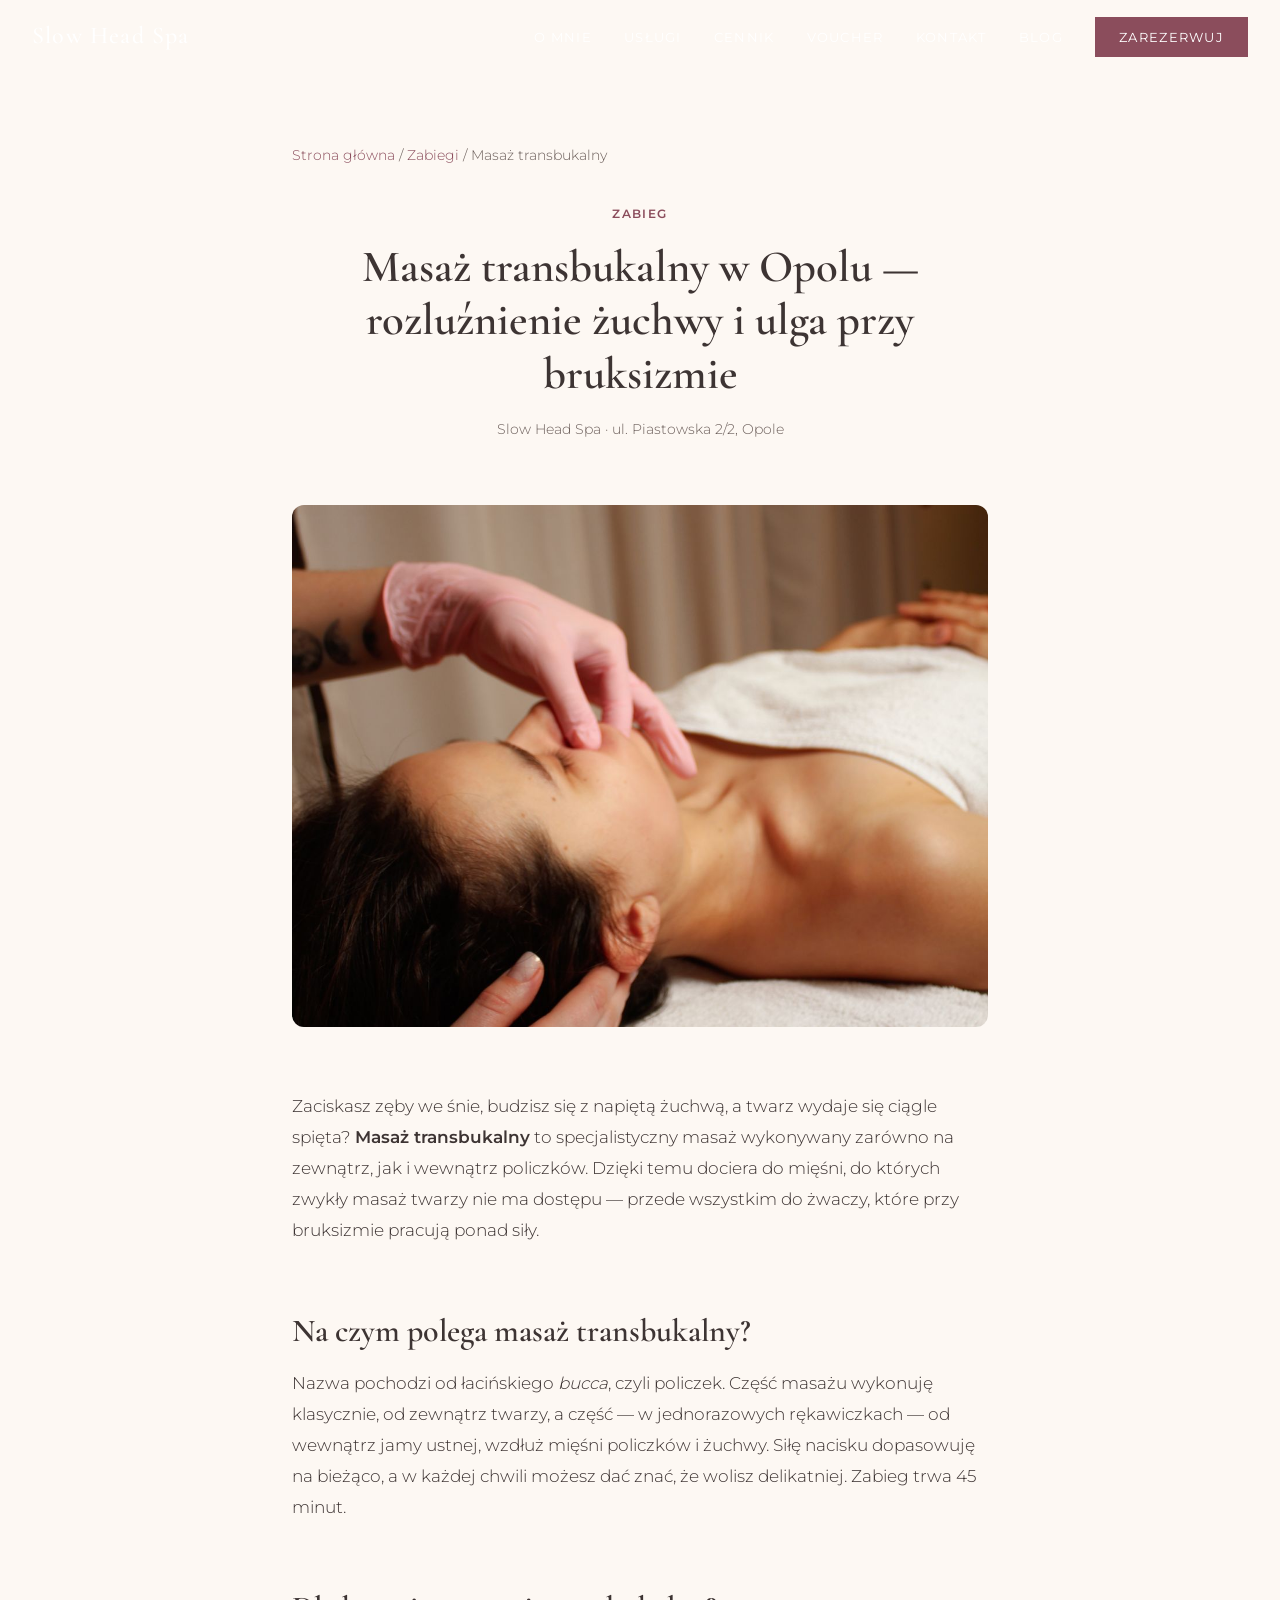
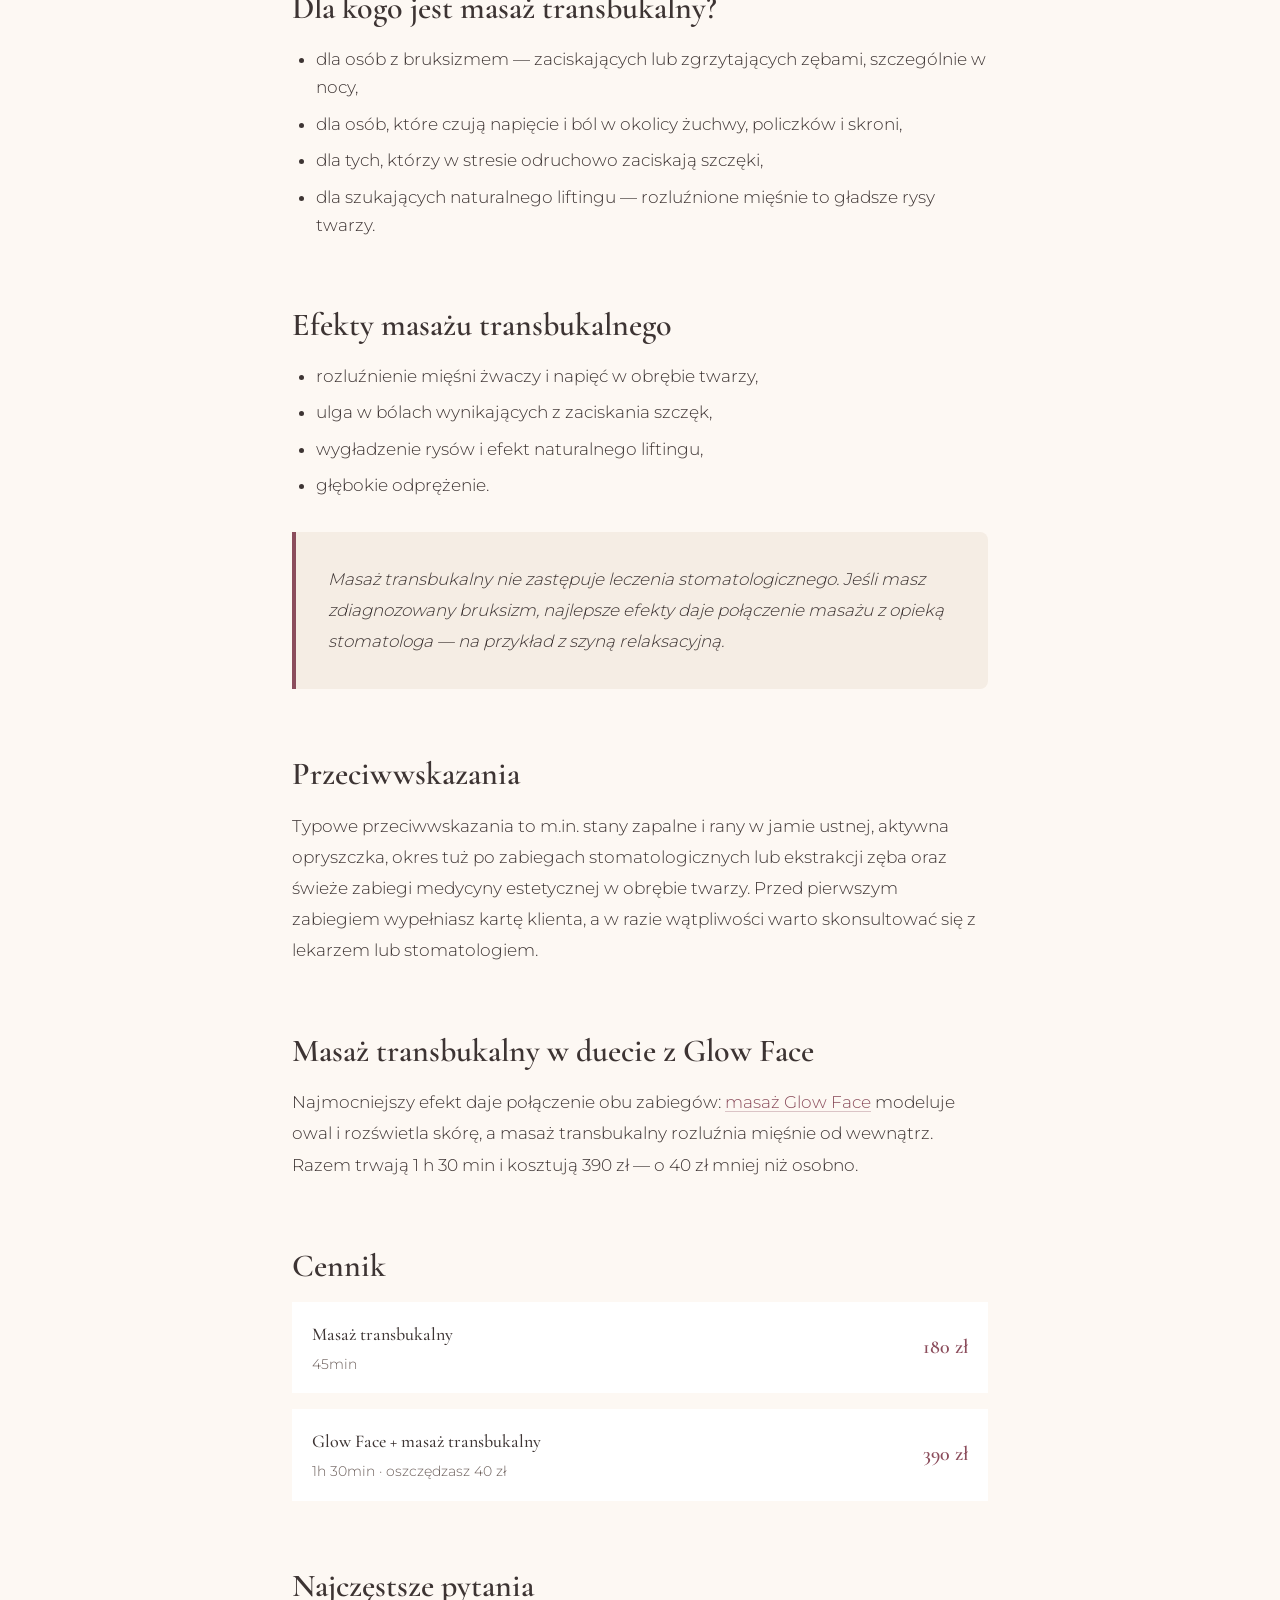
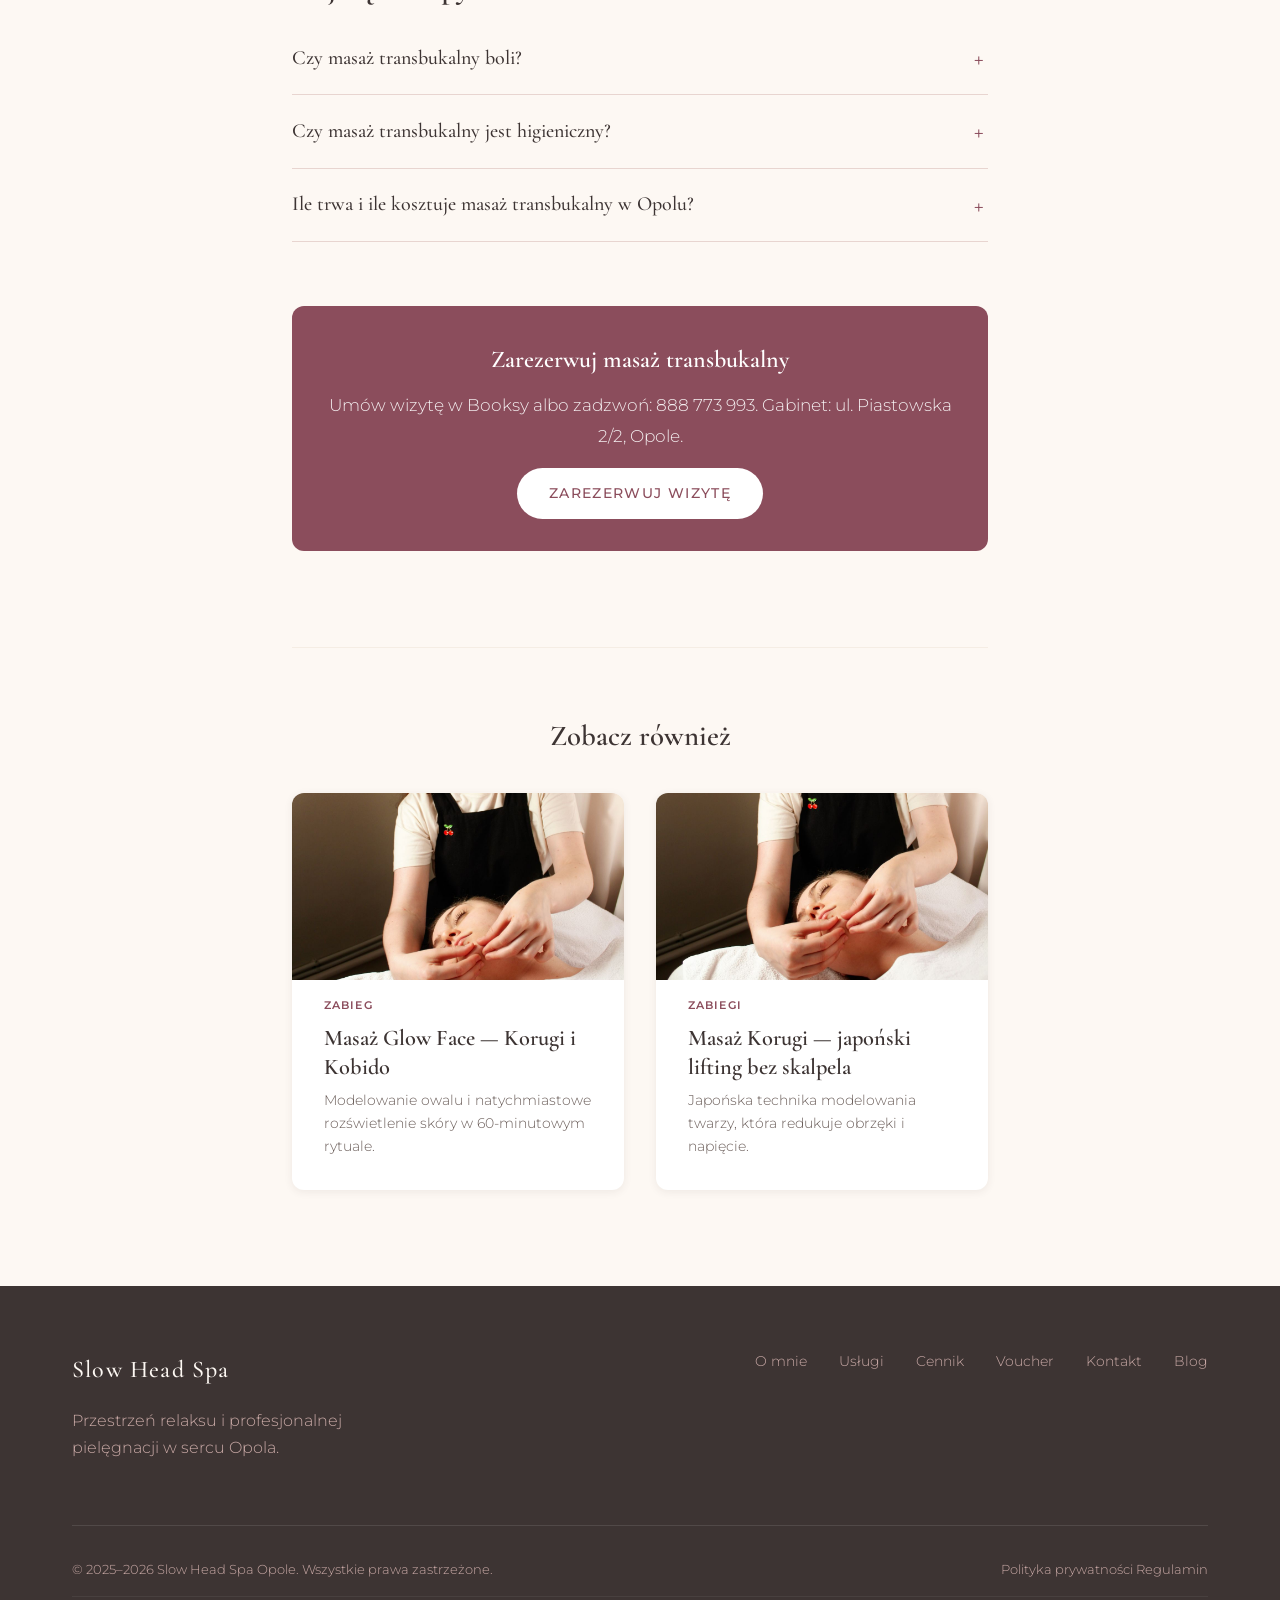
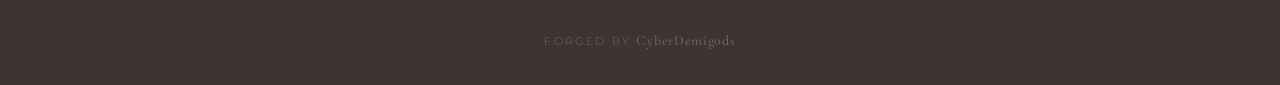
<file: masaz-transbukalny-opole.html>
<!DOCTYPE html>
<html lang="pl">
<head>
    <meta charset="UTF-8">
    <meta name="viewport" content="width=device-width, initial-scale=1.0">
    <meta name="description" content="Masaż transbukalny w Slow Head Spa Opole: praca na mięśniach twarzy z zewnątrz i od wewnątrz policzków. Rozluźnia żwacze, pomaga przy bruksizmie. 45 min, 180 zł.">
    <title>Masaż transbukalny Opole — ulga przy bruksizmie | Slow Head Spa</title>

    <meta property="og:type" content="website">
    <meta property="og:title" content="Masaż transbukalny w Opolu — rozluźnienie żuchwy i ulga przy bruksizmie">
    <meta property="og:description" content="Masaż transbukalny w Slow Head Spa Opole: praca na mięśniach twarzy z zewnątrz i od wewnątrz policzków. Rozluźnia żwacze, pomaga przy bruksizmie. 45 min, 180 zł.">
    <meta property="og:url" content="https://slowheadspa.pl/masaz-transbukalny-opole">
    <meta property="og:image" content="https://slowheadspa.pl/images/masaz-transbukalny.jpg">
    <meta property="og:locale" content="pl_PL">
    <meta name="theme-color" content="#3D3433">

    <link rel="canonical" href="https://slowheadspa.pl/masaz-transbukalny-opole">
    <link rel="icon" href="/favicon.ico" sizes="48x48">
    <link rel="icon" href="/favicon-96x96.png" type="image/png" sizes="96x96">
    <link rel="apple-touch-icon" href="/apple-touch-icon.png">
    <link rel="manifest" href="/site.webmanifest">

    <link rel="stylesheet" href="/css/fonts.css">
    <link rel="stylesheet" href="/css/style.css">
    <link rel="stylesheet" href="/css/blog.css">

    <script type="application/ld+json">
    {
        "@context": "https://schema.org",
        "@type": "Service",
        "name": "Masaż transbukalny",
        "serviceType": "Masaż twarzy",
        "description": "Masaż transbukalny w Slow Head Spa Opole: praca na mięśniach twarzy z zewnątrz i od wewnątrz policzków. Rozluźnia żwacze, pomaga przy bruksizmie. 45 min, 180 zł.",
        "url": "https://slowheadspa.pl/masaz-transbukalny-opole",
        "image": "https://slowheadspa.pl/images/masaz-transbukalny.jpg",
        "areaServed": {
            "@type": "City",
            "name": "Opole"
        },
        "provider": {
            "@type": "HealthAndBeautyBusiness",
            "name": "Slow Head Spa",
            "url": "https://slowheadspa.pl/",
            "telephone": "+48888773993",
            "address": {
                "@type": "PostalAddress",
                "streetAddress": "ul. Piastowska 2/2",
                "postalCode": "45-081",
                "addressLocality": "Opole",
                "addressCountry": "PL"
            }
        },
        "offers": [
            {
                "@type": "Offer",
                "name": "Masaż transbukalny (45 min)",
                "price": "180",
                "priceCurrency": "PLN"
            },
            {
                "@type": "Offer",
                "name": "Masaż Glow Face + masaż transbukalny (1 h 30 min)",
                "price": "390",
                "priceCurrency": "PLN"
            }
        ]
    }
    </script>

    <script type="application/ld+json">
    {
        "@context": "https://schema.org",
        "@type": "BreadcrumbList",
        "itemListElement": [
            {
                "@type": "ListItem",
                "position": 1,
                "name": "Strona główna",
                "item": "https://slowheadspa.pl/"
            },
            {
                "@type": "ListItem",
                "position": 2,
                "name": "Zabiegi",
                "item": "https://slowheadspa.pl/#uslugi"
            },
            {
                "@type": "ListItem",
                "position": 3,
                "name": "Masaż transbukalny"
            }
        ]
    }
    </script>

    <script type="application/ld+json">
    {
        "@context": "https://schema.org",
        "@type": "FAQPage",
        "mainEntity": [
            {
                "@type": "Question",
                "name": "Czy masaż transbukalny boli?",
                "acceptedAnswer": {
                    "@type": "Answer",
                    "text": "Bywa intensywny, zwłaszcza przy mocno napiętych żwaczach, ale nie powinien sprawiać bólu. Siłę nacisku dopasowuję do Ciebie na bieżąco."
                }
            },
            {
                "@type": "Question",
                "name": "Czy masaż transbukalny jest higieniczny?",
                "acceptedAnswer": {
                    "@type": "Answer",
                    "text": "Tak — część wewnątrz jamy ustnej wykonuję w jednorazowych rękawiczkach."
                }
            },
            {
                "@type": "Question",
                "name": "Ile trwa i ile kosztuje masaż transbukalny w Opolu?",
                "acceptedAnswer": {
                    "@type": "Answer",
                    "text": "Zabieg trwa 45 minut i kosztuje 180 zł. W połączeniu z masażem Glow Face (1 h 30 min) — 390 zł."
                }
            }
        ]
    }
    </script>
</head>
<body>
    <nav class="nav nav--scrolled" id="nav">
        <div class="nav__container">
            <a href="/" class="nav__logo">Slow Head Spa</a>
            <button class="nav__toggle" id="navToggle" aria-label="Menu">
                <span></span>
                <span></span>
                <span></span>
            </button>
            <ul class="nav__menu" id="navMenu">
                <li><a href="/#o-mnie" class="nav__link">O mnie</a></li>
                <li><a href="/#uslugi" class="nav__link">Usługi</a></li>
                <li><a href="/#cennik" class="nav__link">Cennik</a></li>
                <li><a href="/#voucher" class="nav__link">Voucher</a></li>
                <li><a href="/#kontakt" class="nav__link">Kontakt</a></li>
                <li><a href="/blog/" class="nav__link">Blog</a></li>
                <li><a href="https://booksy.com/pl-pl/280278_slow-head-spa-opole_inni_12930_opole" target="_blank" rel="noopener noreferrer" class="nav__link nav__link--cta">Zarezerwuj</a></li>
            </ul>
        </div>
    </nav>

    <main>
        <article class="article">
            <div class="article__container">

                <nav class="article__breadcrumb" aria-label="Breadcrumb">
                    <a href="/">Strona główna</a> / <a href="/#uslugi">Zabiegi</a> / Masaż transbukalny
                </nav>

                <header class="article__header">
                    <span class="article__tag">Zabieg</span>
                    <h1 class="article__title">Masaż transbukalny w Opolu — rozluźnienie żuchwy i ulga przy bruksizmie</h1>
                    <p class="article__meta">Slow Head Spa · ul. Piastowska 2/2, Opole</p>
                </header>

                <div class="article__hero-image">
                    <img src="/images/masaz-transbukalny.jpg" alt="Masaż transbukalny w Slow Head Spa Opole" width="1200" height="900">
                </div>

                <div class="article__content">

                    <p>Zaciskasz zęby we śnie, budzisz się z napiętą żuchwą, a twarz wydaje się ciągle spięta? <strong>Masaż transbukalny</strong> to specjalistyczny masaż wykonywany zarówno na zewnątrz, jak i wewnątrz policzków. Dzięki temu dociera do mięśni, do których zwykły masaż twarzy nie ma dostępu — przede wszystkim do żwaczy, które przy bruksizmie pracują ponad siły.</p>

                    <h2>Na czym polega masaż transbukalny?</h2>
                    <p>Nazwa pochodzi od łacińskiego <em>bucca</em>, czyli policzek. Część masażu wykonuję klasycznie, od zewnątrz twarzy, a część — w jednorazowych rękawiczkach — od wewnątrz jamy ustnej, wzdłuż mięśni policzków i żuchwy. Siłę nacisku dopasowuję na bieżąco, a w każdej chwili możesz dać znać, że wolisz delikatniej. Zabieg trwa 45 minut.</p>

                    <h2>Dla kogo jest masaż transbukalny?</h2>
                    <ul>
                        <li>dla osób z bruksizmem — zaciskających lub zgrzytających zębami, szczególnie w nocy,</li>
                        <li>dla osób, które czują napięcie i ból w okolicy żuchwy, policzków i skroni,</li>
                        <li>dla tych, którzy w stresie odruchowo zaciskają szczęki,</li>
                        <li>dla szukających naturalnego liftingu — rozluźnione mięśnie to gładsze rysy twarzy.</li>
                    </ul>

                    <h2>Efekty masażu transbukalnego</h2>
                    <ul>
                        <li>rozluźnienie mięśni żwaczy i napięć w obrębie twarzy,</li>
                        <li>ulga w bólach wynikających z zaciskania szczęk,</li>
                        <li>wygładzenie rysów i efekt naturalnego liftingu,</li>
                        <li>głębokie odprężenie.</li>
                    </ul>

                    <blockquote class="article__highlight">
                        <p>Masaż transbukalny nie zastępuje leczenia stomatologicznego. Jeśli masz zdiagnozowany bruksizm, najlepsze efekty daje połączenie masażu z opieką stomatologa — na przykład z szyną relaksacyjną.</p>
                    </blockquote>

                    <h2>Przeciwwskazania</h2>
                    <p>Typowe przeciwwskazania to m.in. stany zapalne i rany w jamie ustnej, aktywna opryszczka, okres tuż po zabiegach stomatologicznych lub ekstrakcji zęba oraz świeże zabiegi medycyny estetycznej w obrębie twarzy. Przed pierwszym zabiegiem wypełniasz kartę klienta, a w razie wątpliwości warto skonsultować się z lekarzem lub stomatologiem.</p>

                    <h2>Masaż transbukalny w duecie z Glow Face</h2>
                    <p>Najmocniejszy efekt daje połączenie obu zabiegów: <a href="/glow-face-opole">masaż Glow Face</a> modeluje owal i rozświetla skórę, a masaż transbukalny rozluźnia mięśnie od wewnątrz. Razem trwają 1 h 30 min i kosztują 390 zł — o 40 zł mniej niż osobno.</p>

                    <h2>Cennik</h2>
                    <div class="pricing__table service__prices">
                        <div class="pricing__item">
                            <div class="pricing__info">
                                <p class="pricing__name">Masaż transbukalny</p>
                                <p class="pricing__duration">45min</p>
                            </div>
                            <div class="pricing__price">180 zł</div>
                        </div>
                        <div class="pricing__item">
                            <div class="pricing__info">
                                <p class="pricing__name">Glow Face + masaż transbukalny</p>
                                <p class="pricing__duration">1h 30min · oszczędzasz 40 zł</p>
                            </div>
                            <div class="pricing__price">390 zł</div>
                        </div>
                    </div>

                    <section class="faq faq--article">
                        <h2>Najczęstsze pytania</h2>
                        <details class="faq__item">
                            <summary>Czy masaż transbukalny boli?</summary>
                            <p>Bywa intensywny, zwłaszcza przy mocno napiętych żwaczach, ale nie powinien sprawiać bólu. Siłę nacisku dopasowuję do Ciebie na bieżąco.</p>
                        </details>
                        <details class="faq__item">
                            <summary>Czy masaż transbukalny jest higieniczny?</summary>
                            <p>Tak — część wewnątrz jamy ustnej wykonuję w jednorazowych rękawiczkach.</p>
                        </details>
                        <details class="faq__item">
                            <summary>Ile trwa i ile kosztuje masaż transbukalny w Opolu?</summary>
                            <p>Zabieg trwa 45 minut i kosztuje 180 zł. W połączeniu z masażem Glow Face (1 h 30 min) — 390 zł.</p>
                        </details>
                    </section>

                    <div class="article__cta">
                        <h3>Zarezerwuj masaż transbukalny</h3>
                        <p>Umów wizytę w Booksy albo zadzwoń: 888 773 993. Gabinet: ul. Piastowska 2/2, Opole.</p>
                        <a href="https://booksy.com/pl-pl/280278_slow-head-spa-opole_inni_12930_opole" target="_blank" rel="noopener noreferrer" class="btn">Zarezerwuj wizytę</a>
                    </div>

                </div>

                <aside class="article__related">
                    <h2>Zobacz również</h2>
                    <div class="article__related-grid">

                        <a href="/glow-face-opole" class="blog-card">
                            <div class="blog-card__image">
                                <img src="/images/masaz-twarzy.jpg" alt="Masaż Glow Face — Korugi i Kobido" loading="lazy">
                            </div>
                            <div class="blog-card__content">
                                <span class="blog-card__tag">Zabieg</span>
                                <h3 class="blog-card__title">Masaż Glow Face — Korugi i Kobido</h3>
                                <p class="blog-card__excerpt">Modelowanie owalu i natychmiastowe rozświetlenie skóry w 60-minutowym rytuale.</p>
                            </div>
                        </a>

                        <a href="/blog/masaz-korugi-japonski-lifting" class="blog-card">
                            <div class="blog-card__image">
                                <img src="/images/masaz-twarzy-wide.jpg" alt="Masaż Korugi — japoński lifting bez skalpela" loading="lazy">
                            </div>
                            <div class="blog-card__content">
                                <span class="blog-card__tag">Zabiegi</span>
                                <h3 class="blog-card__title">Masaż Korugi — japoński lifting bez skalpela</h3>
                                <p class="blog-card__excerpt">Japońska technika modelowania twarzy, która redukuje obrzęki i napięcie.</p>
                            </div>
                        </a>

                    </div>
                </aside>

            </div>
        </article>
    </main>

    <footer class="footer">
        <div class="container">
            <div class="footer__content">
                <div class="footer__brand">
                    <span class="footer__logo">Slow Head Spa</span>
                    <p>Przestrzeń relaksu i profesjonalnej pielęgnacji w sercu Opola.</p>
                </div>
                <div class="footer__links">
                    <a href="/#o-mnie">O mnie</a>
                    <a href="/#uslugi">Usługi</a>
                    <a href="/#cennik">Cennik</a>
                    <a href="/#voucher">Voucher</a>
                    <a href="/#kontakt">Kontakt</a>
                    <a href="/blog/">Blog</a>
                </div>
            </div>
            <div class="footer__bottom">
                <p>&copy; 2025–2026 Slow Head Spa Opole. Wszystkie prawa zastrzeżone.</p>
                <div class="footer__legal-links">
                    <a href="/polityka-prywatnosci">Polityka prywatności</a>
                    <a href="/regulamin">Regulamin</a>
                </div>
            </div>
            <div class="footer__credit">
                <p>Forged by <a href="https://cyberdemigods.com" target="_blank" rel="noopener noreferrer"><span style="font-family:var(--font-heading);font-size:0.875rem;letter-spacing:0.05em;text-transform:none">CyberDemigods</span></a></p>
            </div>
        </div>
    </footer>

    <script src="/js/main.js"></script>
</body>
</html>
</file>
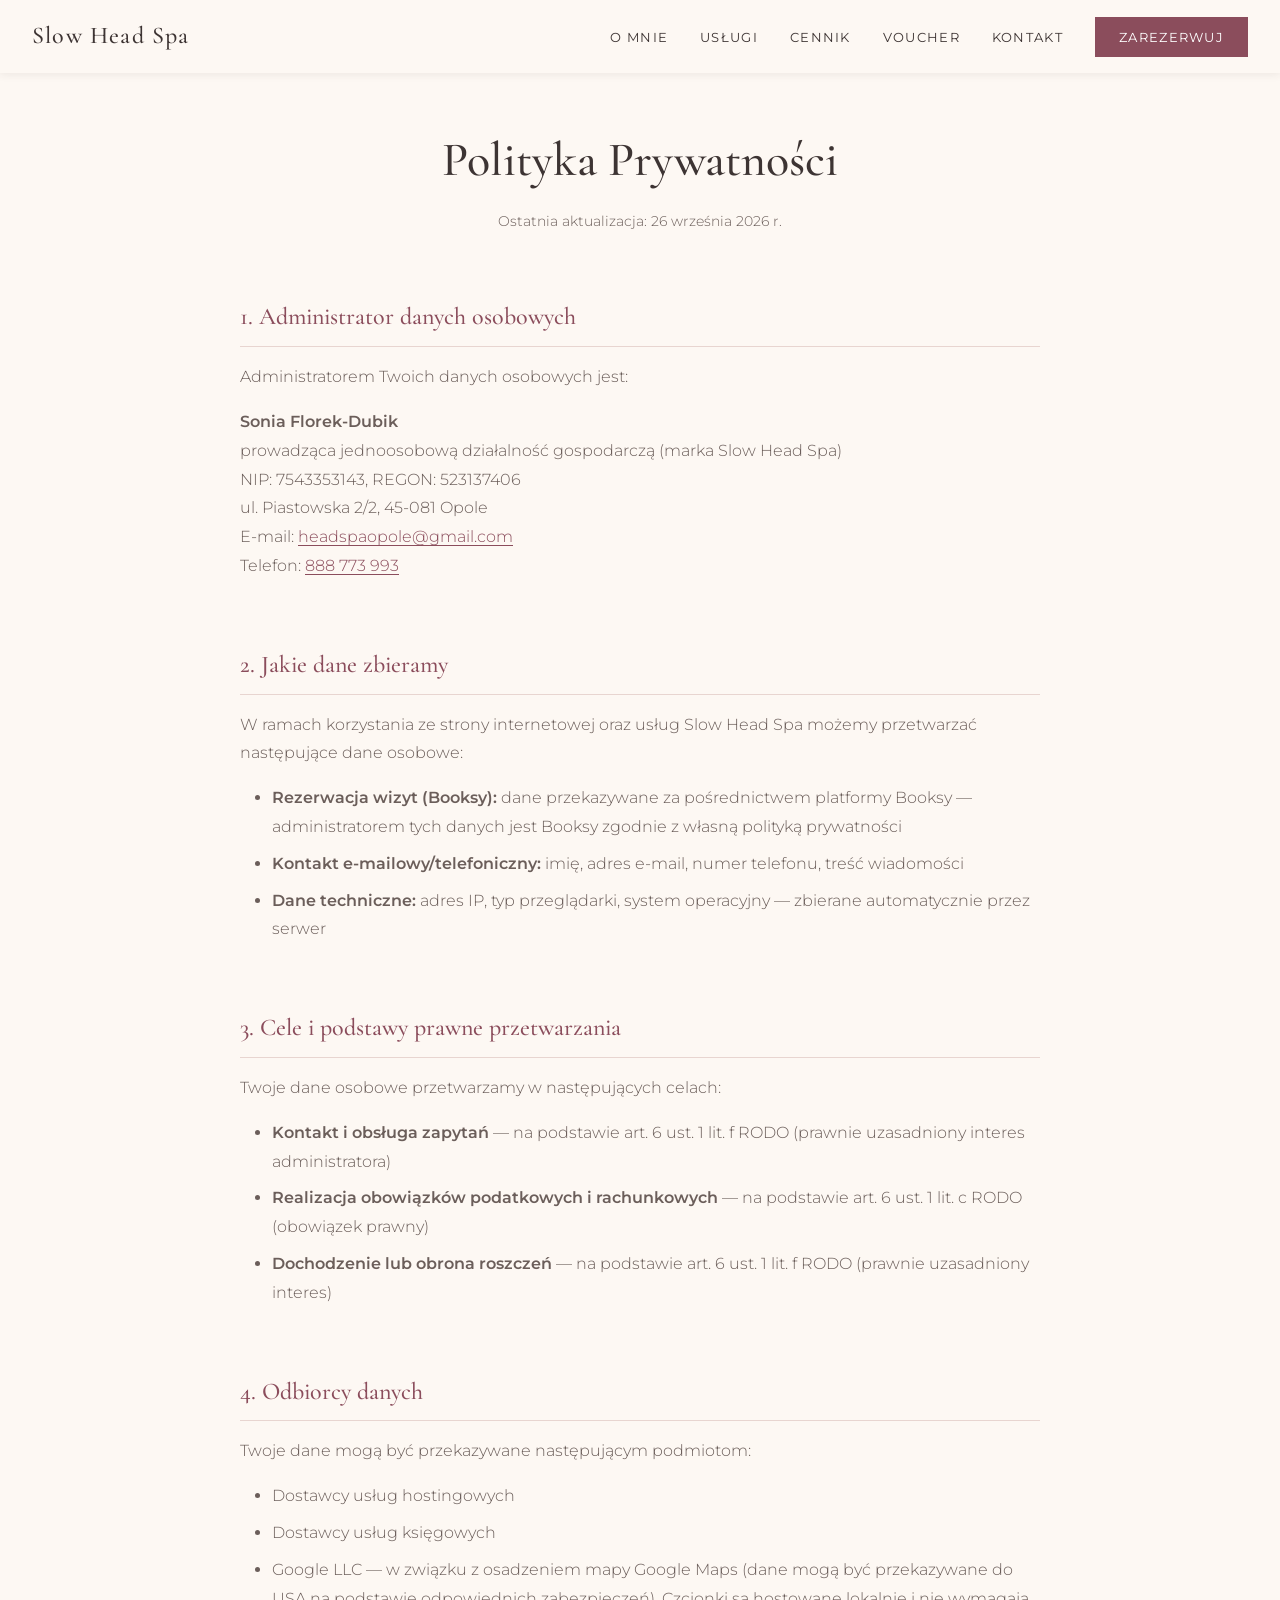
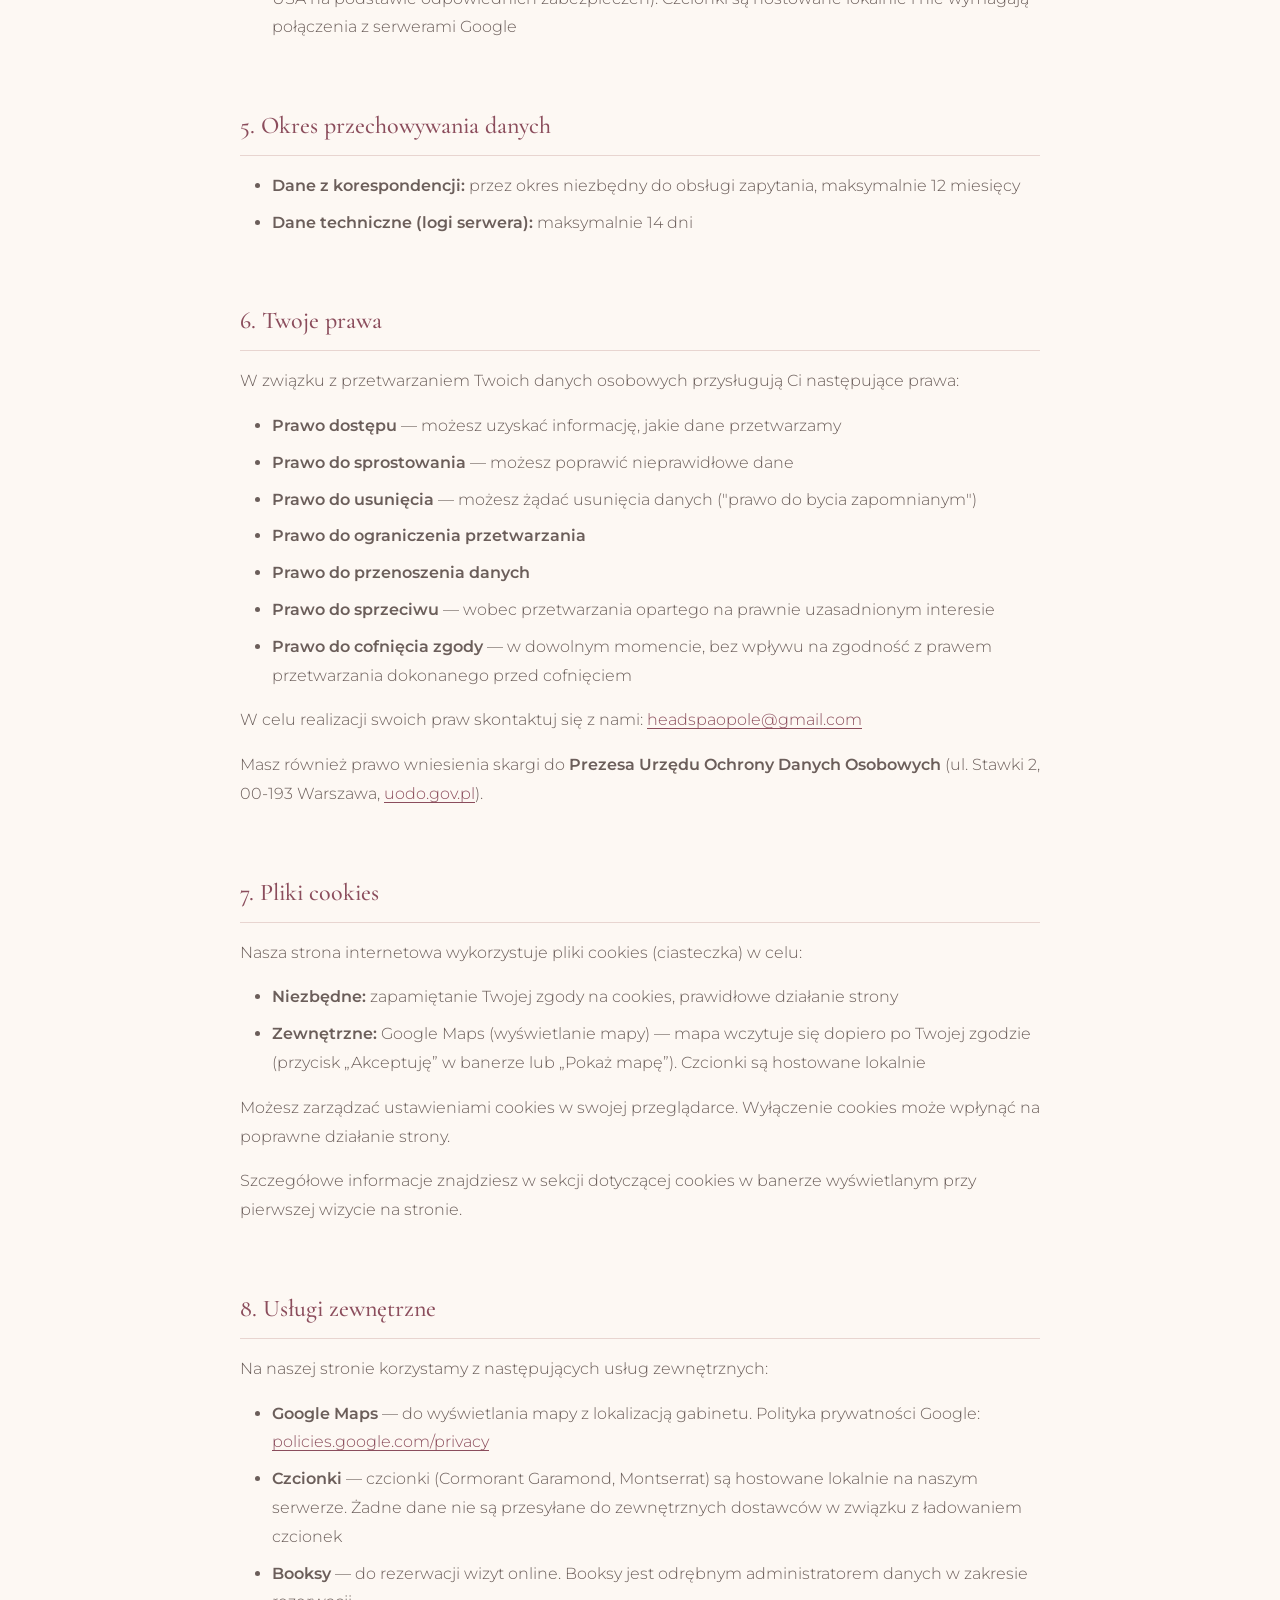
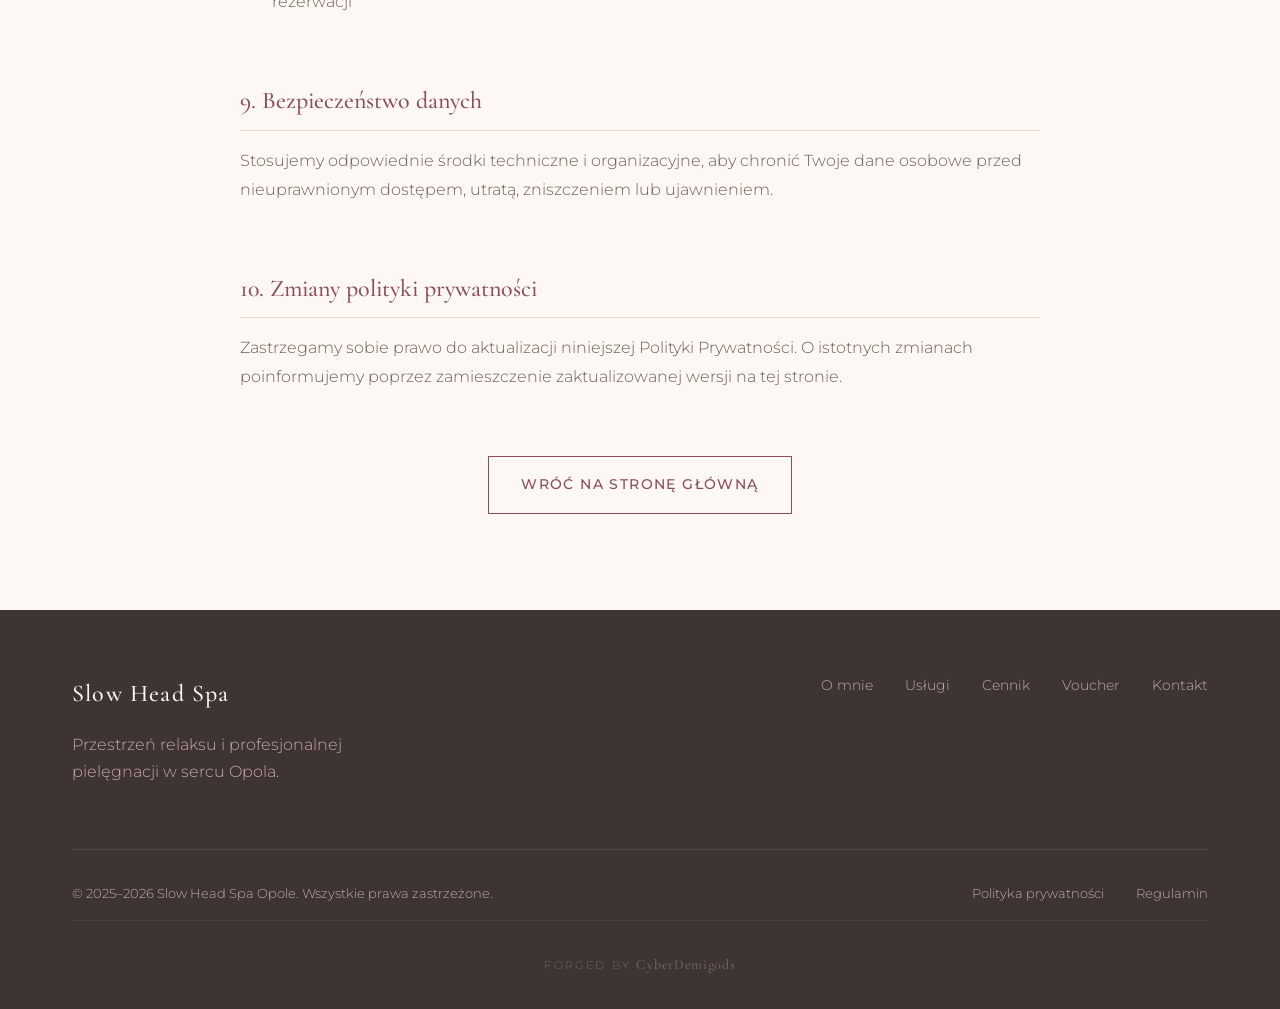
<file: polityka-prywatnosci.html>
<!DOCTYPE html>
<html lang="pl">
<head>
    <meta charset="UTF-8">
    <meta name="viewport" content="width=device-width, initial-scale=1.0">
    <link rel="icon" href="/favicon.ico" sizes="48x48">
    <link rel="icon" href="/favicon-96x96.png" type="image/png" sizes="96x96">
    <link rel="apple-touch-icon" href="/apple-touch-icon.png">
    <link rel="manifest" href="/site.webmanifest">
    <meta name="description" content="Polityka prywatności Slow Head Spa Opole - informacje o przetwarzaniu danych osobowych.">
    <title>Polityka Prywatności | Slow Head Spa Opole</title>
    <link rel="canonical" href="https://slowheadspa.pl/polityka-prywatnosci">
    <meta name="robots" content="noindex">

    <!-- Fonts (self-hosted for GDPR compliance) -->
    <link rel="stylesheet" href="css/fonts.css">

    <!-- Styles -->
    <link rel="stylesheet" href="css/style.css">
    <link rel="stylesheet" href="css/legal.css">
</head>
<body>
    <!-- Navigation -->
    <nav class="nav nav--scrolled" id="nav">
        <div class="nav__container">
            <a href="/" class="nav__logo">Slow Head Spa</a>
            <button class="nav__toggle" id="navToggle" aria-label="Menu">
                <span></span>
                <span></span>
                <span></span>
            </button>
            <ul class="nav__menu" id="navMenu">
                <li><a href="/#o-mnie" class="nav__link">O mnie</a></li>
                <li><a href="/#uslugi" class="nav__link">Usługi</a></li>
                <li><a href="/#cennik" class="nav__link">Cennik</a></li>
                <li><a href="/#voucher" class="nav__link">Voucher</a></li>
                <li><a href="/#kontakt" class="nav__link">Kontakt</a></li>
                <li><a href="https://booksy.com/pl-pl/280278_slow-head-spa-opole_inni_12930_opole" target="_blank" rel="noopener noreferrer" class="nav__link nav__link--cta">Zarezerwuj</a></li>
            </ul>
        </div>
    </nav>

    <!-- Legal Content -->
    <main class="legal">
        <div class="container">
            <h1 class="legal__title">Polityka Prywatności</h1>
            <p class="legal__updated">Ostatnia aktualizacja: 26 września 2026 r.</p>

            <section class="legal__section">
                <h2>1. Administrator danych osobowych</h2>
                <p>Administratorem Twoich danych osobowych jest:</p>
                <p>
                    <strong>Sonia Florek-Dubik</strong><br>
                    prowadząca jednoosobową działalność gospodarczą (marka Slow Head Spa)<br>
                    NIP: 7543353143, REGON: 523137406<br>
                    ul. Piastowska 2/2, 45-081 Opole<br>
                    E-mail: <a href="mailto:headspaopole@gmail.com">headspaopole@gmail.com</a><br>
                    Telefon: <a href="tel:+48888773993">888 773 993</a>
                </p>
            </section>

            <section class="legal__section">
                <h2>2. Jakie dane zbieramy</h2>
                <p>W ramach korzystania ze strony internetowej oraz usług Slow Head Spa możemy przetwarzać następujące dane osobowe:</p>
                <ul>
                    <li><strong>Rezerwacja wizyt (Booksy):</strong> dane przekazywane za pośrednictwem platformy Booksy — administratorem tych danych jest Booksy zgodnie z własną polityką prywatności</li>
                    <li><strong>Kontakt e-mailowy/telefoniczny:</strong> imię, adres e-mail, numer telefonu, treść wiadomości</li>
                    <li><strong>Dane techniczne:</strong> adres IP, typ przeglądarki, system operacyjny — zbierane automatycznie przez serwer</li>
                </ul>
            </section>

            <section class="legal__section">
                <h2>3. Cele i podstawy prawne przetwarzania</h2>
                <p>Twoje dane osobowe przetwarzamy w następujących celach:</p>
                <ul>
                    <li><strong>Kontakt i obsługa zapytań</strong> — na podstawie art. 6 ust. 1 lit. f RODO (prawnie uzasadniony interes administratora)</li>
                    <li><strong>Realizacja obowiązków podatkowych i rachunkowych</strong> — na podstawie art. 6 ust. 1 lit. c RODO (obowiązek prawny)</li>
                    <li><strong>Dochodzenie lub obrona roszczeń</strong> — na podstawie art. 6 ust. 1 lit. f RODO (prawnie uzasadniony interes)</li>
                </ul>
            </section>

            <section class="legal__section">
                <h2>4. Odbiorcy danych</h2>
                <p>Twoje dane mogą być przekazywane następującym podmiotom:</p>
                <ul>
                    <li>Dostawcy usług hostingowych</li>
                    <li>Dostawcy usług księgowych</li>
                    <li>Google LLC — w związku z osadzeniem mapy Google Maps (dane mogą być przekazywane do USA na podstawie odpowiednich zabezpieczeń). Czcionki są hostowane lokalnie i nie wymagają połączenia z serwerami Google</li>
                </ul>
            </section>

            <section class="legal__section">
                <h2>5. Okres przechowywania danych</h2>
                <ul>
                    <li><strong>Dane z korespondencji:</strong> przez okres niezbędny do obsługi zapytania, maksymalnie 12 miesięcy</li>
                    <li><strong>Dane techniczne (logi serwera):</strong> maksymalnie 14 dni</li>
                </ul>
            </section>

            <section class="legal__section">
                <h2>6. Twoje prawa</h2>
                <p>W związku z przetwarzaniem Twoich danych osobowych przysługują Ci następujące prawa:</p>
                <ul>
                    <li><strong>Prawo dostępu</strong> — możesz uzyskać informację, jakie dane przetwarzamy</li>
                    <li><strong>Prawo do sprostowania</strong> — możesz poprawić nieprawidłowe dane</li>
                    <li><strong>Prawo do usunięcia</strong> — możesz żądać usunięcia danych ("prawo do bycia zapomnianym")</li>
                    <li><strong>Prawo do ograniczenia przetwarzania</strong></li>
                    <li><strong>Prawo do przenoszenia danych</strong></li>
                    <li><strong>Prawo do sprzeciwu</strong> — wobec przetwarzania opartego na prawnie uzasadnionym interesie</li>
                    <li><strong>Prawo do cofnięcia zgody</strong> — w dowolnym momencie, bez wpływu na zgodność z prawem przetwarzania dokonanego przed cofnięciem</li>
                </ul>
                <p>W celu realizacji swoich praw skontaktuj się z nami: <a href="mailto:headspaopole@gmail.com">headspaopole@gmail.com</a></p>
                <p>Masz również prawo wniesienia skargi do <strong>Prezesa Urzędu Ochrony Danych Osobowych</strong> (ul. Stawki 2, 00-193 Warszawa, <a href="https://uodo.gov.pl" target="_blank" rel="noopener noreferrer">uodo.gov.pl</a>).</p>
            </section>

            <section class="legal__section">
                <h2>7. Pliki cookies</h2>
                <p>Nasza strona internetowa wykorzystuje pliki cookies (ciasteczka) w celu:</p>
                <ul>
                    <li><strong>Niezbędne:</strong> zapamiętanie Twojej zgody na cookies, prawidłowe działanie strony</li>
                    <li><strong>Zewnętrzne:</strong> Google Maps (wyświetlanie mapy) — mapa wczytuje się dopiero po Twojej zgodzie (przycisk „Akceptuję” w banerze lub „Pokaż mapę”). Czcionki są hostowane lokalnie</li>
                </ul>
                <p>Możesz zarządzać ustawieniami cookies w swojej przeglądarce. Wyłączenie cookies może wpłynąć na poprawne działanie strony.</p>
                <p>Szczegółowe informacje znajdziesz w sekcji dotyczącej cookies w banerze wyświetlanym przy pierwszej wizycie na stronie.</p>
            </section>

            <section class="legal__section">
                <h2>8. Usługi zewnętrzne</h2>
                <p>Na naszej stronie korzystamy z następujących usług zewnętrznych:</p>
                <ul>
                    <li><strong>Google Maps</strong> — do wyświetlania mapy z lokalizacją gabinetu. Polityka prywatności Google: <a href="https://policies.google.com/privacy" target="_blank" rel="noopener noreferrer">policies.google.com/privacy</a></li>
                    <li><strong>Czcionki</strong> — czcionki (Cormorant Garamond, Montserrat) są hostowane lokalnie na naszym serwerze. Żadne dane nie są przesyłane do zewnętrznych dostawców w związku z ładowaniem czcionek</li>
                    <li><strong>Booksy</strong> — do rezerwacji wizyt online. Booksy jest odrębnym administratorem danych w zakresie rezerwacji</li>
                </ul>
            </section>

            <section class="legal__section">
                <h2>9. Bezpieczeństwo danych</h2>
                <p>Stosujemy odpowiednie środki techniczne i organizacyjne, aby chronić Twoje dane osobowe przed nieuprawnionym dostępem, utratą, zniszczeniem lub ujawnieniem.</p>
            </section>

            <section class="legal__section">
                <h2>10. Zmiany polityki prywatności</h2>
                <p>Zastrzegamy sobie prawo do aktualizacji niniejszej Polityki Prywatności. O istotnych zmianach poinformujemy poprzez zamieszczenie zaktualizowanej wersji na tej stronie.</p>
            </section>

            <div class="legal__back">
                <a href="/" class="btn btn--outline">Wróć na stronę główną</a>
            </div>
        </div>
    </main>

    <!-- Footer -->
    <footer class="footer">
        <div class="container">
            <div class="footer__content">
                <div class="footer__brand">
                    <span class="footer__logo">Slow Head Spa</span>
                    <p>Przestrzeń relaksu i profesjonalnej pielęgnacji w sercu Opola.</p>
                </div>
                <div class="footer__links">
                    <a href="/#o-mnie">O mnie</a>
                    <a href="/#uslugi">Usługi</a>
                    <a href="/#cennik">Cennik</a>
                    <a href="/#voucher">Voucher</a>
                    <a href="/#kontakt">Kontakt</a>
                </div>
            </div>
            <div class="footer__bottom">
                <p>&copy; 2025–2026 Slow Head Spa Opole. Wszystkie prawa zastrzeżone.</p>
                <div class="footer__legal-links">
                    <a href="/polityka-prywatnosci">Polityka prywatności</a>
                    <a href="/regulamin">Regulamin</a>
                </div>
            </div>
            <div class="footer__credit">
                <p>Forged by <a href="https://cyberdemigods.com" target="_blank" rel="noopener noreferrer"><span style="font-family:var(--font-heading);font-size:0.875rem;letter-spacing:0.05em;text-transform:none">CyberDemigods</span></a></p>
            </div>
        </div>
    </footer>

    <script>
        // Simple nav toggle for legal pages
        document.getElementById('navToggle').addEventListener('click', function() {
            this.classList.toggle('active');
            document.getElementById('navMenu').classList.toggle('active');
            document.body.style.overflow = document.getElementById('navMenu').classList.contains('active') ? 'hidden' : '';
        });
        document.querySelectorAll('.nav__link').forEach(link => {
            link.addEventListener('click', () => {
                document.getElementById('navToggle').classList.remove('active');
                document.getElementById('navMenu').classList.remove('active');
                document.body.style.overflow = '';
            });
        });
    </script>
</body>
</html>
</file>
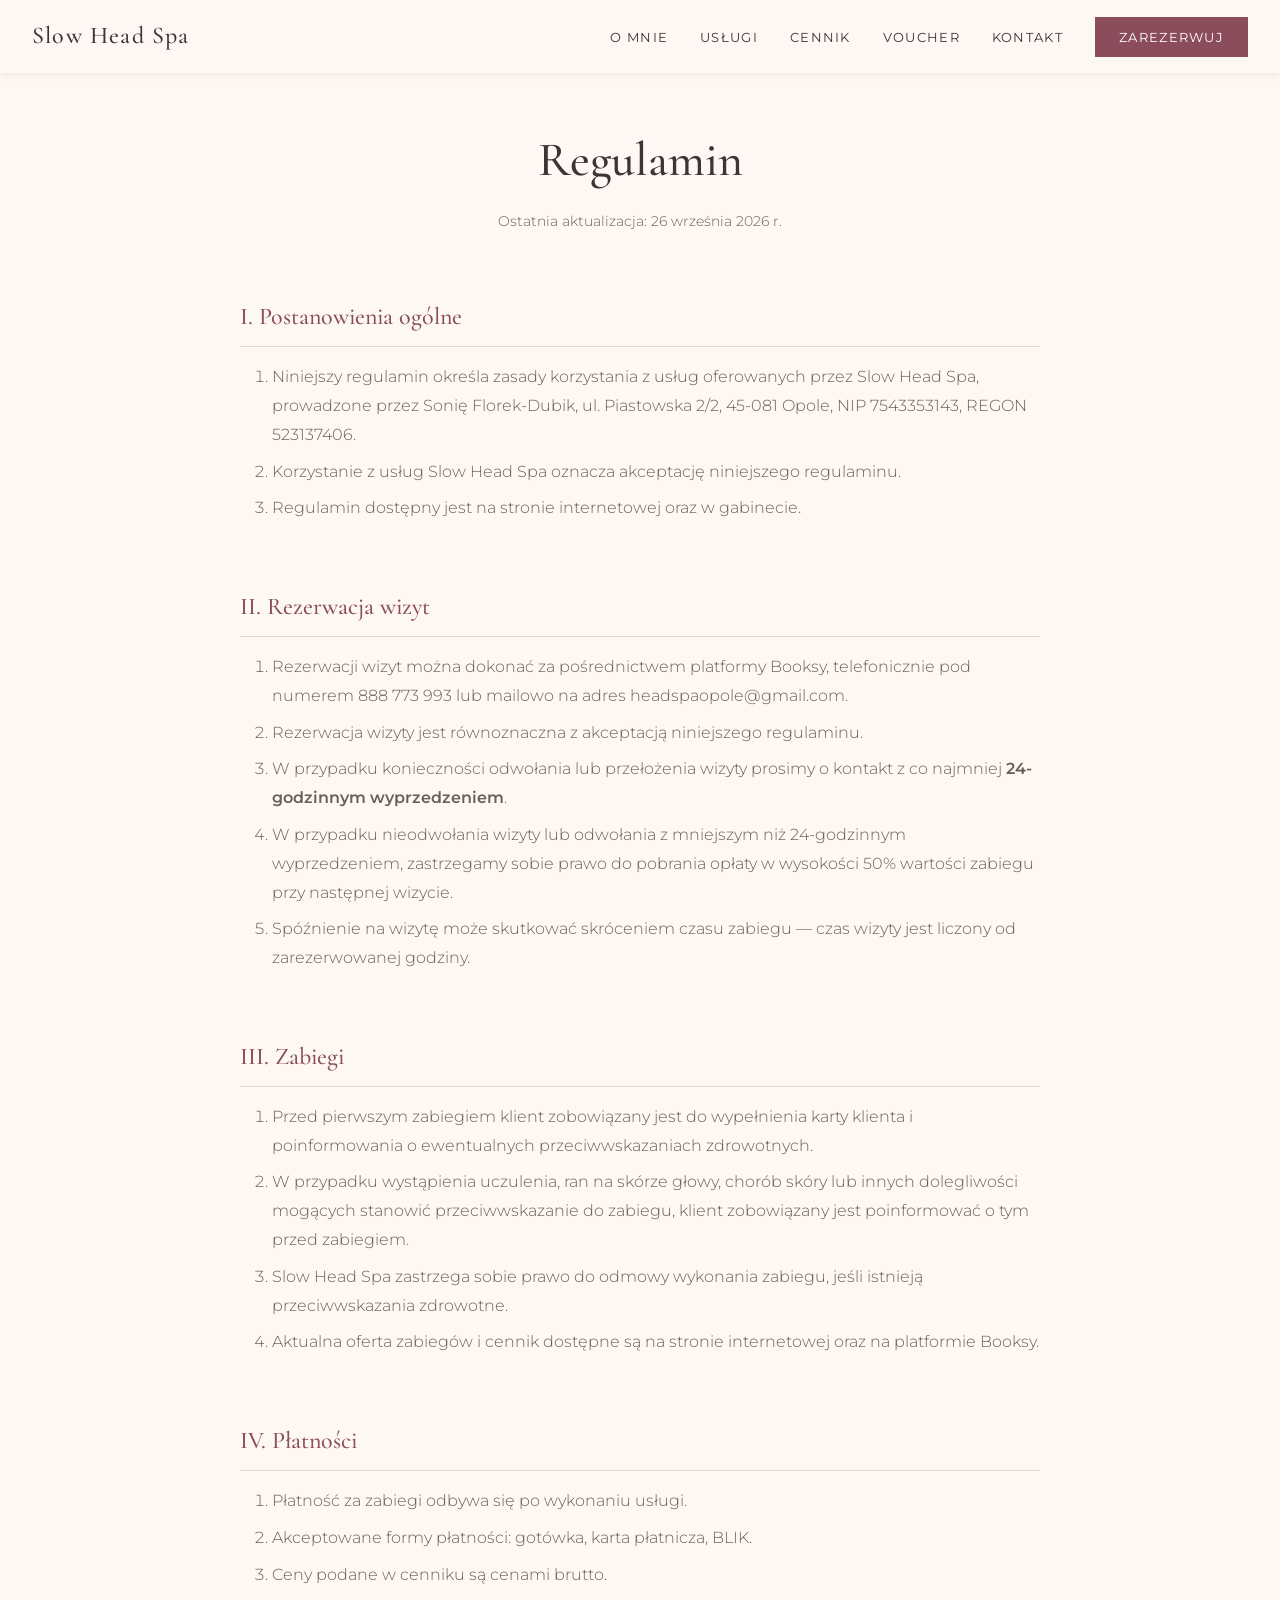
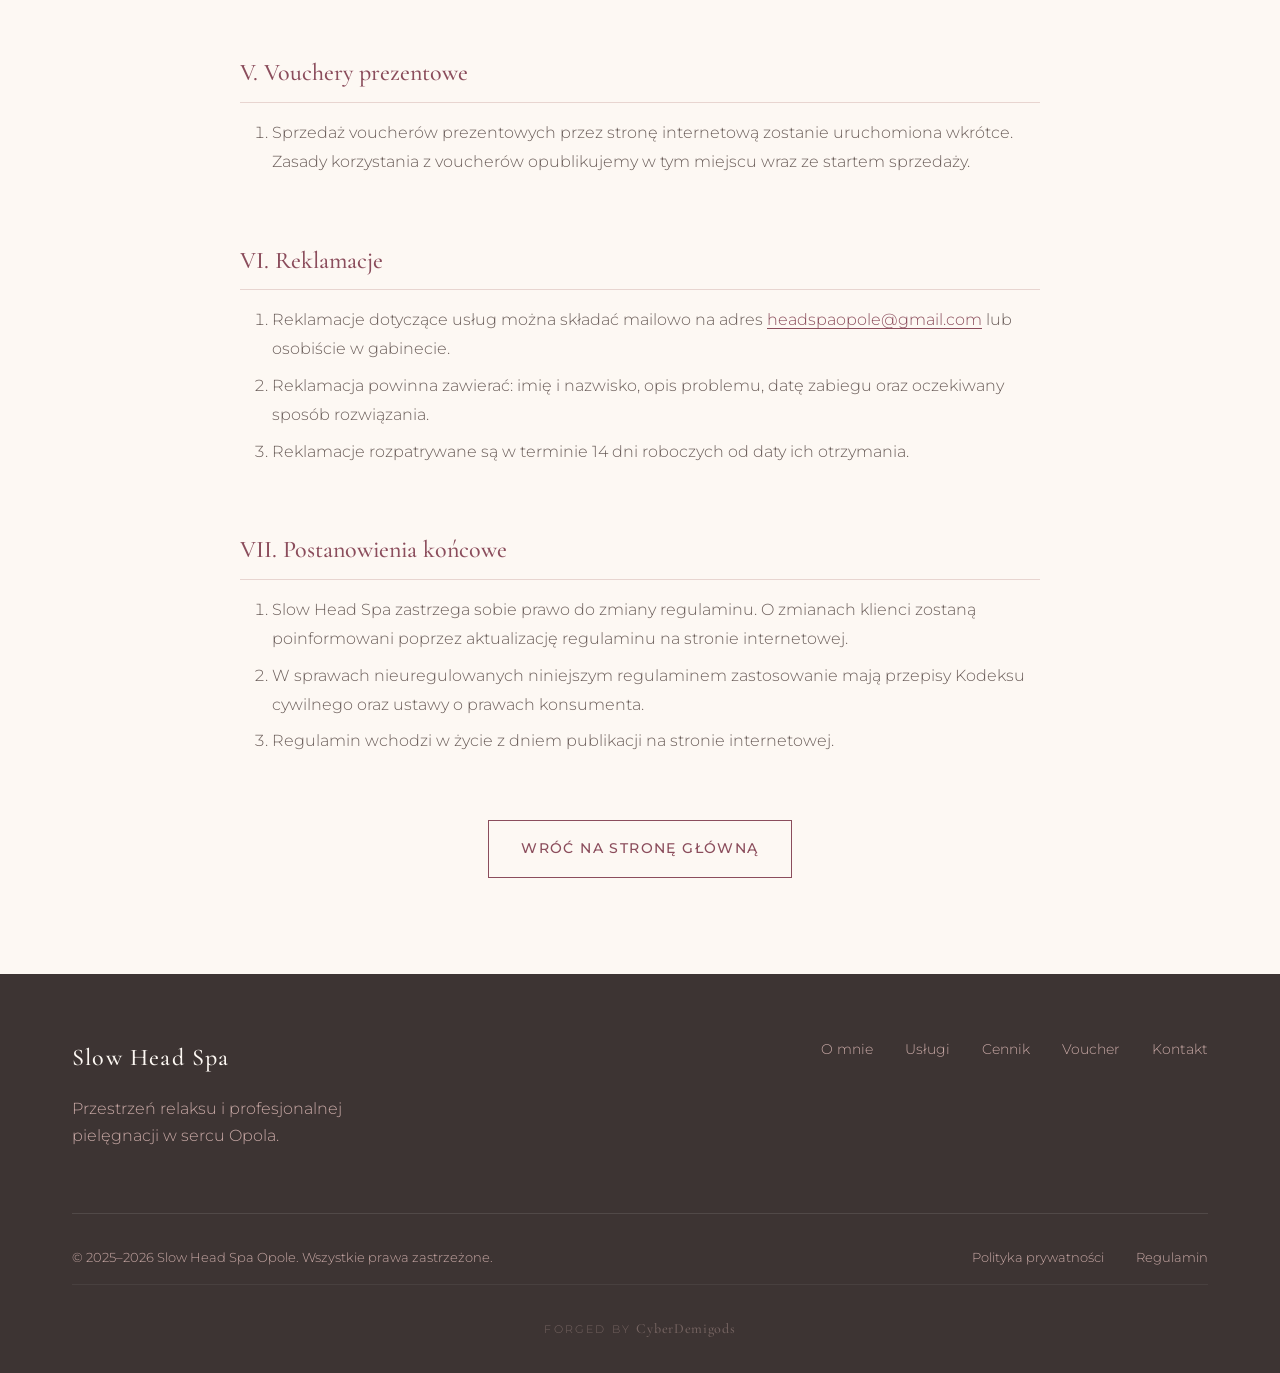
<file: regulamin.html>
<!DOCTYPE html>
<html lang="pl">
<head>
    <meta charset="UTF-8">
    <meta name="viewport" content="width=device-width, initial-scale=1.0">
    <link rel="icon" href="/favicon.ico" sizes="48x48">
    <link rel="icon" href="/favicon-96x96.png" type="image/png" sizes="96x96">
    <link rel="apple-touch-icon" href="/apple-touch-icon.png">
    <link rel="manifest" href="/site.webmanifest">
    <meta name="description" content="Regulamin usług Slow Head Spa Opole.">
    <title>Regulamin | Slow Head Spa Opole</title>
    <link rel="canonical" href="https://slowheadspa.pl/regulamin">
    <meta name="robots" content="noindex">

    <!-- Fonts (self-hosted for GDPR compliance) -->
    <link rel="stylesheet" href="css/fonts.css">

    <!-- Styles -->
    <link rel="stylesheet" href="css/style.css">
    <link rel="stylesheet" href="css/legal.css">
</head>
<body>
    <!-- Navigation -->
    <nav class="nav nav--scrolled" id="nav">
        <div class="nav__container">
            <a href="/" class="nav__logo">Slow Head Spa</a>
            <button class="nav__toggle" id="navToggle" aria-label="Menu">
                <span></span>
                <span></span>
                <span></span>
            </button>
            <ul class="nav__menu" id="navMenu">
                <li><a href="/#o-mnie" class="nav__link">O mnie</a></li>
                <li><a href="/#uslugi" class="nav__link">Usługi</a></li>
                <li><a href="/#cennik" class="nav__link">Cennik</a></li>
                <li><a href="/#voucher" class="nav__link">Voucher</a></li>
                <li><a href="/#kontakt" class="nav__link">Kontakt</a></li>
                <li><a href="https://booksy.com/pl-pl/280278_slow-head-spa-opole_inni_12930_opole" target="_blank" rel="noopener noreferrer" class="nav__link nav__link--cta">Zarezerwuj</a></li>
            </ul>
        </div>
    </nav>

    <!-- Legal Content -->
    <main class="legal">
        <div class="container">
            <h1 class="legal__title">Regulamin</h1>
            <p class="legal__updated">Ostatnia aktualizacja: 26 września 2026 r.</p>

            <!-- Regulamin ogólny -->
            <section class="legal__section">
                <h2>I. Postanowienia ogólne</h2>
                <ol>
                    <li>Niniejszy regulamin określa zasady korzystania z usług oferowanych przez Slow Head Spa, prowadzone przez Sonię Florek-Dubik, ul. Piastowska 2/2, 45-081 Opole, NIP 7543353143, REGON 523137406.</li>
                    <li>Korzystanie z usług Slow Head Spa oznacza akceptację niniejszego regulaminu.</li>
                    <li>Regulamin dostępny jest na stronie internetowej oraz w gabinecie.</li>
                </ol>
            </section>

            <section class="legal__section">
                <h2>II. Rezerwacja wizyt</h2>
                <ol>
                    <li>Rezerwacji wizyt można dokonać za pośrednictwem platformy Booksy, telefonicznie pod numerem 888 773 993 lub mailowo na adres headspaopole@gmail.com.</li>
                    <li>Rezerwacja wizyty jest równoznaczna z akceptacją niniejszego regulaminu.</li>
                    <li>W przypadku konieczności odwołania lub przełożenia wizyty prosimy o kontakt z co najmniej <strong>24-godzinnym wyprzedzeniem</strong>.</li>
                    <li>W przypadku nieodwołania wizyty lub odwołania z mniejszym niż 24-godzinnym wyprzedzeniem, zastrzegamy sobie prawo do pobrania opłaty w wysokości 50% wartości zabiegu przy następnej wizycie.</li>
                    <li>Spóźnienie na wizytę może skutkować skróceniem czasu zabiegu — czas wizyty jest liczony od zarezerwowanej godziny.</li>
                </ol>
            </section>

            <section class="legal__section">
                <h2>III. Zabiegi</h2>
                <ol>
                    <li>Przed pierwszym zabiegiem klient zobowiązany jest do wypełnienia karty klienta i poinformowania o ewentualnych przeciwwskazaniach zdrowotnych.</li>
                    <li>W przypadku wystąpienia uczulenia, ran na skórze głowy, chorób skóry lub innych dolegliwości mogących stanowić przeciwwskazanie do zabiegu, klient zobowiązany jest poinformować o tym przed zabiegiem.</li>
                    <li>Slow Head Spa zastrzega sobie prawo do odmowy wykonania zabiegu, jeśli istnieją przeciwwskazania zdrowotne.</li>
                    <li>Aktualna oferta zabiegów i cennik dostępne są na stronie internetowej oraz na platformie Booksy.</li>
                </ol>
            </section>

            <section class="legal__section">
                <h2>IV. Płatności</h2>
                <ol>
                    <li>Płatność za zabiegi odbywa się po wykonaniu usługi.</li>
                    <li>Akceptowane formy płatności: gotówka, karta płatnicza, BLIK.</li>
                    <li>Ceny podane w cenniku są cenami brutto.</li>
                </ol>
            </section>

            <section class="legal__section">
                <h2>V. Vouchery prezentowe</h2>
                <ol>
                    <li>Sprzedaż voucherów prezentowych przez stronę internetową zostanie uruchomiona wkrótce. Zasady korzystania z voucherów opublikujemy w tym miejscu wraz ze startem sprzedaży.</li>
                </ol>
            </section>

            <section class="legal__section">
                <h2>VI. Reklamacje</h2>
                <ol>
                    <li>Reklamacje dotyczące usług można składać mailowo na adres <a href="mailto:headspaopole@gmail.com">headspaopole@gmail.com</a> lub osobiście w gabinecie.</li>
                    <li>Reklamacja powinna zawierać: imię i nazwisko, opis problemu, datę zabiegu oraz oczekiwany sposób rozwiązania.</li>
                    <li>Reklamacje rozpatrywane są w terminie 14 dni roboczych od daty ich otrzymania.</li>
                </ol>
            </section>

            <section class="legal__section">
                <h2>VII. Postanowienia końcowe</h2>
                <ol>
                    <li>Slow Head Spa zastrzega sobie prawo do zmiany regulaminu. O zmianach klienci zostaną poinformowani poprzez aktualizację regulaminu na stronie internetowej.</li>
                    <li>W sprawach nieuregulowanych niniejszym regulaminem zastosowanie mają przepisy Kodeksu cywilnego oraz ustawy o prawach konsumenta.</li>
                    <li>Regulamin wchodzi w życie z dniem publikacji na stronie internetowej.</li>
                </ol>
            </section>

            <div class="legal__back">
                <a href="/" class="btn btn--outline">Wróć na stronę główną</a>
            </div>
        </div>
    </main>

    <!-- Footer -->
    <footer class="footer">
        <div class="container">
            <div class="footer__content">
                <div class="footer__brand">
                    <span class="footer__logo">Slow Head Spa</span>
                    <p>Przestrzeń relaksu i profesjonalnej pielęgnacji w sercu Opola.</p>
                </div>
                <div class="footer__links">
                    <a href="/#o-mnie">O mnie</a>
                    <a href="/#uslugi">Usługi</a>
                    <a href="/#cennik">Cennik</a>
                    <a href="/#voucher">Voucher</a>
                    <a href="/#kontakt">Kontakt</a>
                </div>
            </div>
            <div class="footer__bottom">
                <p>&copy; 2025–2026 Slow Head Spa Opole. Wszystkie prawa zastrzeżone.</p>
                <div class="footer__legal-links">
                    <a href="/polityka-prywatnosci">Polityka prywatności</a>
                    <a href="/regulamin">Regulamin</a>
                </div>
            </div>
            <div class="footer__credit">
                <p>Forged by <a href="https://cyberdemigods.com" target="_blank" rel="noopener noreferrer"><span style="font-family:var(--font-heading);font-size:0.875rem;letter-spacing:0.05em;text-transform:none">CyberDemigods</span></a></p>
            </div>
        </div>
    </footer>

    <script>
        document.getElementById('navToggle').addEventListener('click', function() {
            this.classList.toggle('active');
            document.getElementById('navMenu').classList.toggle('active');
            document.body.style.overflow = document.getElementById('navMenu').classList.contains('active') ? 'hidden' : '';
        });
        document.querySelectorAll('.nav__link').forEach(link => {
            link.addEventListener('click', () => {
                document.getElementById('navToggle').classList.remove('active');
                document.getElementById('navMenu').classList.remove('active');
                document.body.style.overflow = '';
            });
        });
    </script>
</body>
</html>
</file>
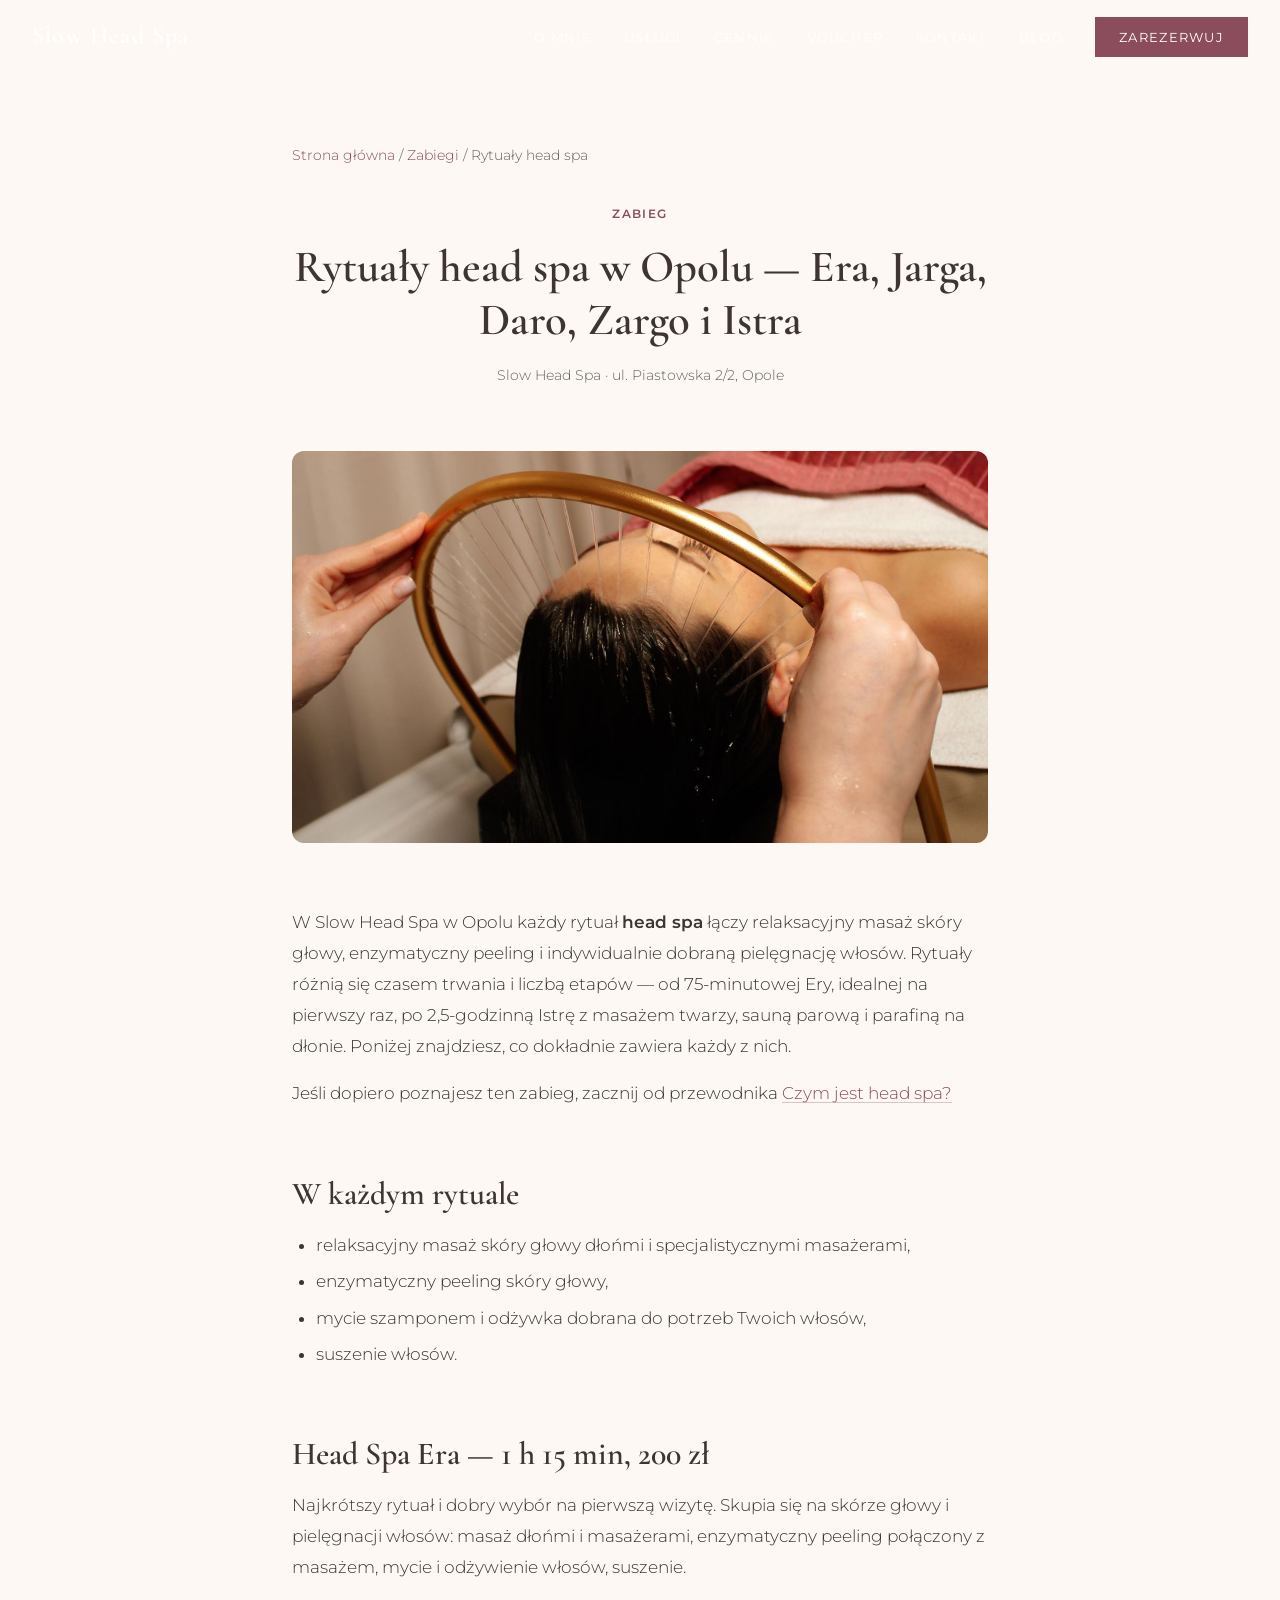
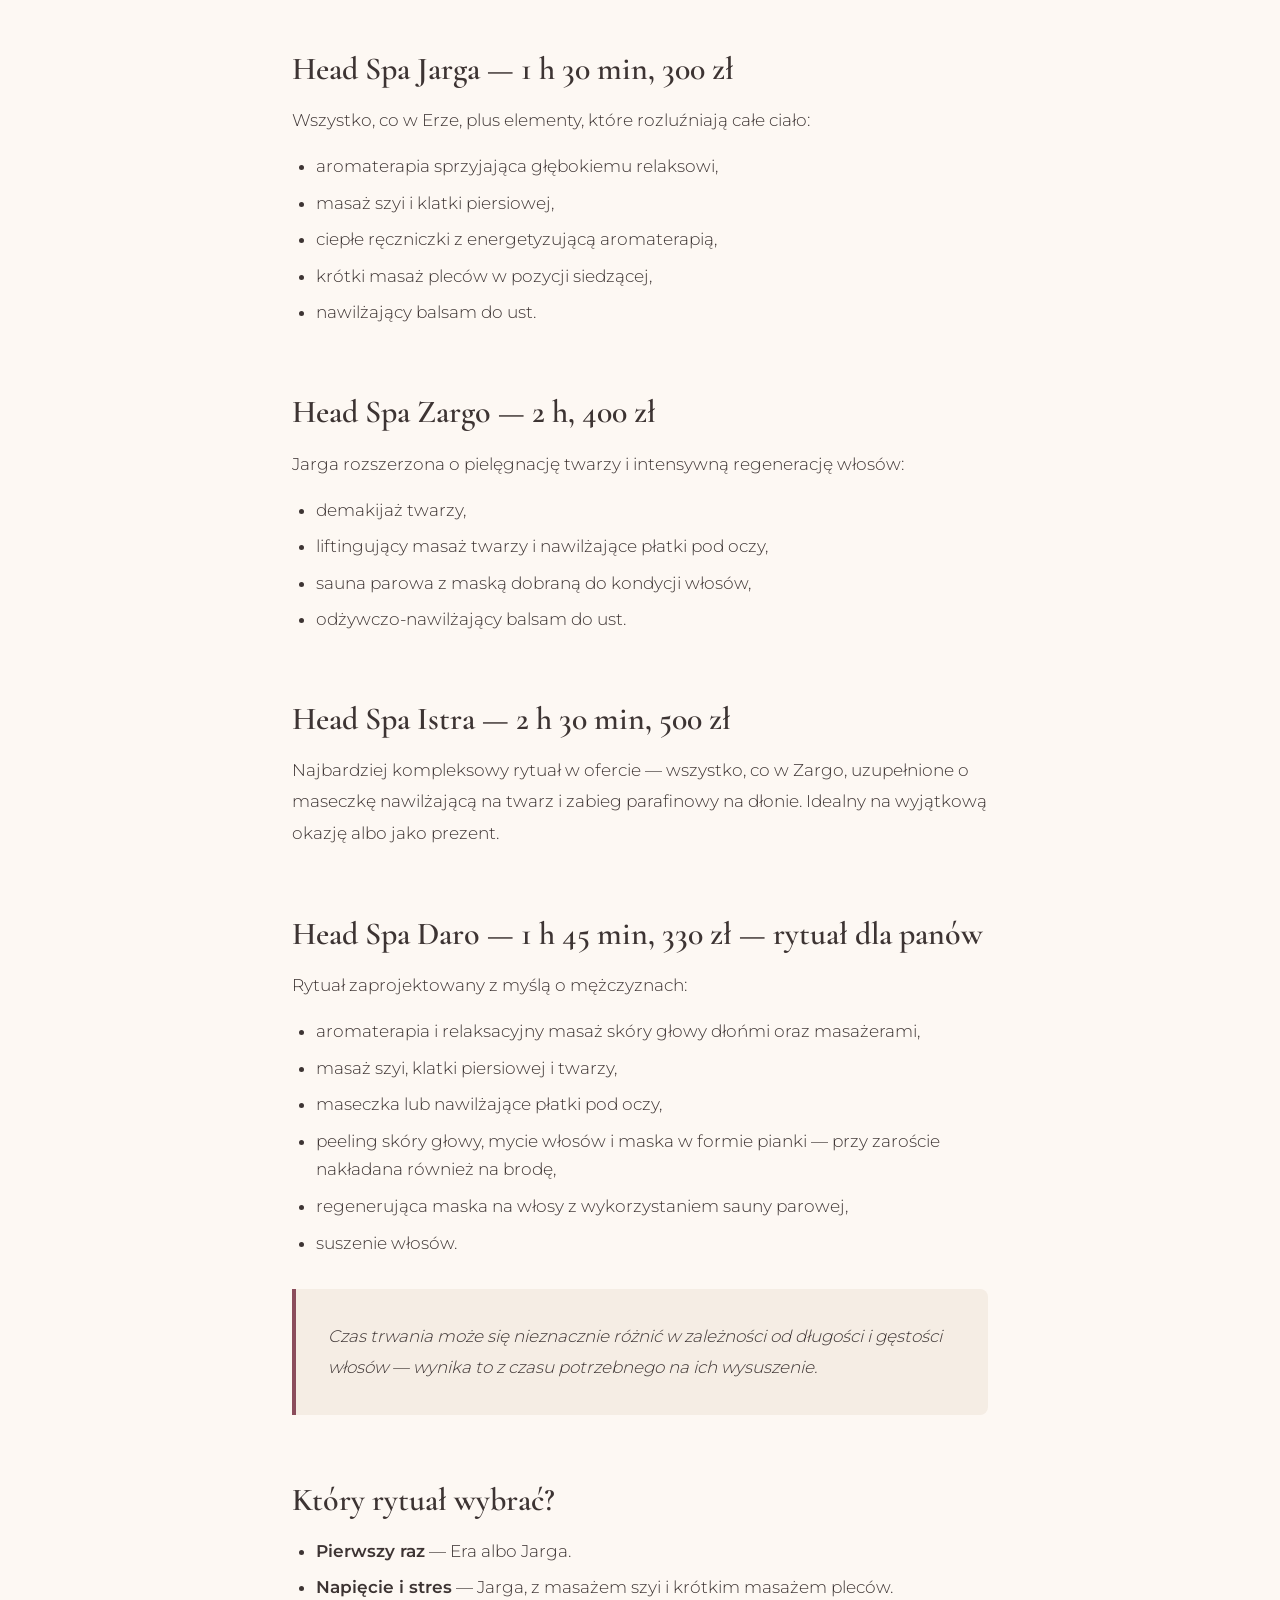
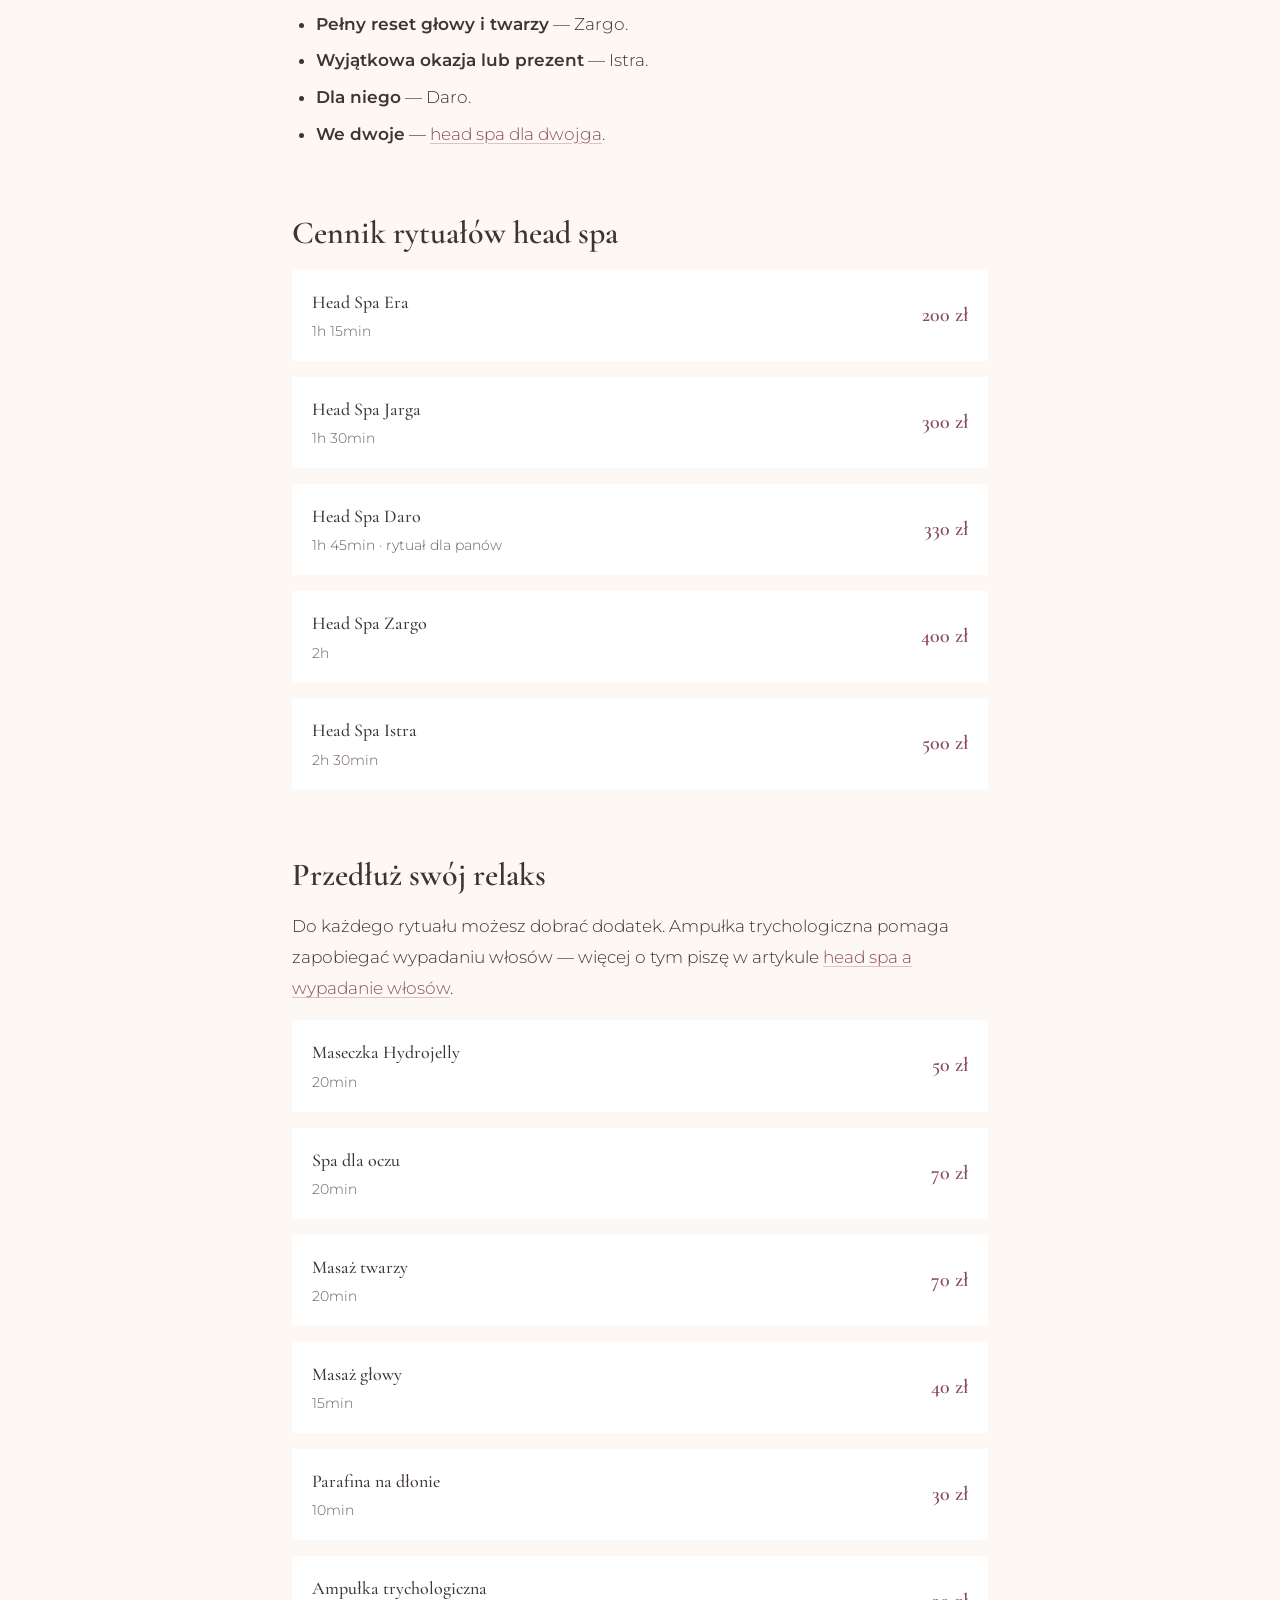
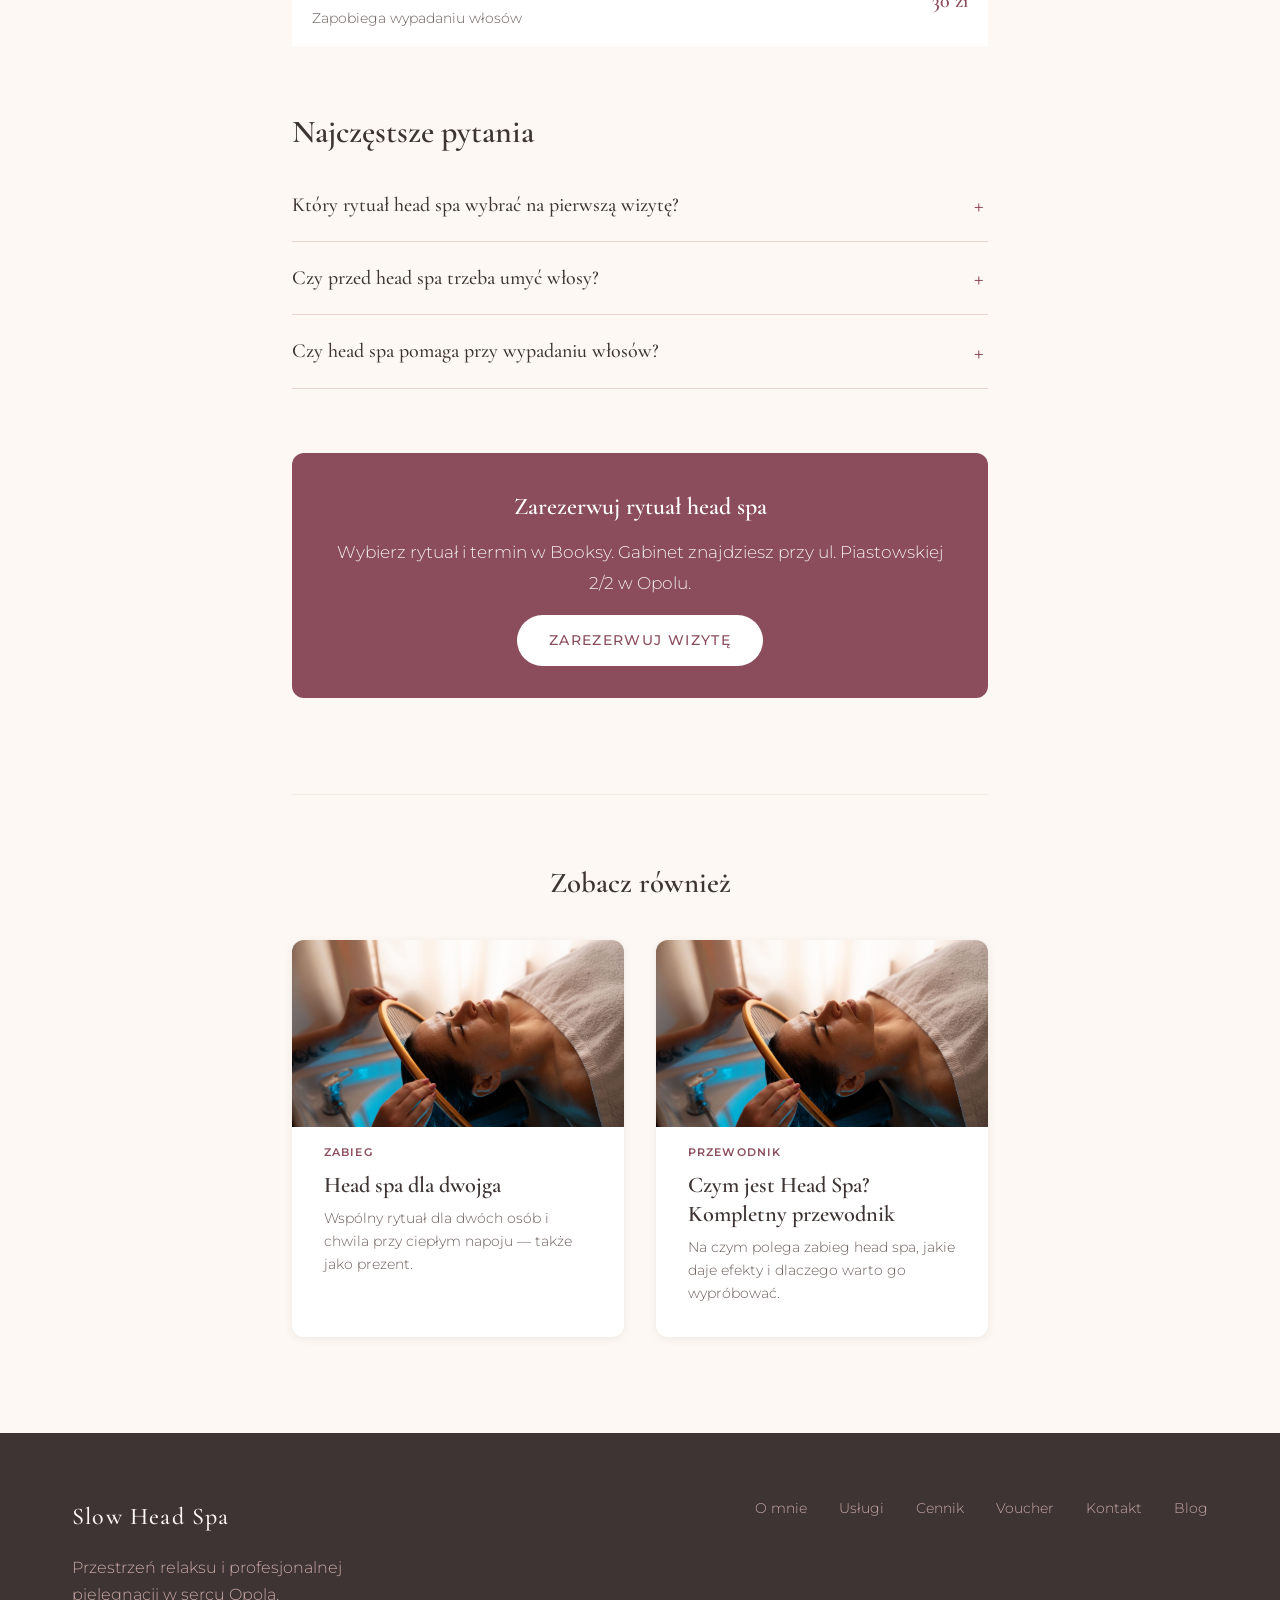
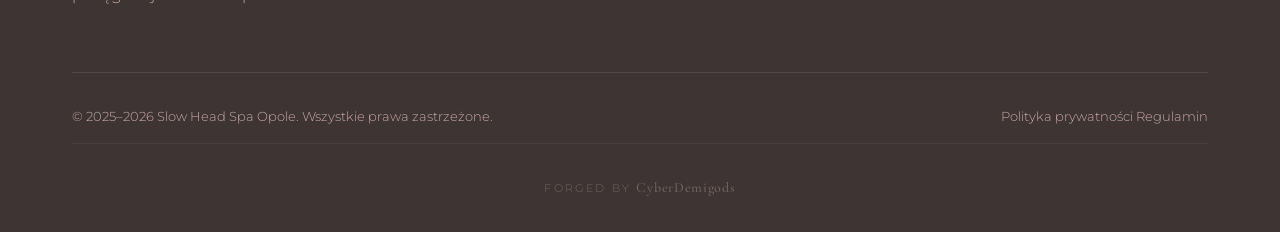
<file: rytualy-head-spa.html>
<!DOCTYPE html>
<html lang="pl">
<head>
    <meta charset="UTF-8">
    <meta name="viewport" content="width=device-width, initial-scale=1.0">
    <meta name="description" content="Porównaj rytuały head spa w Slow Head Spa Opole — od 75-minutowej Ery po 2,5-godzinną Istrę. Co zawiera każdy zabieg, ile trwa i ile kosztuje.">
    <title>Rytuały Head Spa: Era, Jarga, Zargo, Istra | Slow Head Spa Opole</title>

    <meta property="og:type" content="website">
    <meta property="og:title" content="Rytuały head spa w Opolu — Era, Jarga, Daro, Zargo i Istra">
    <meta property="og:description" content="Porównaj rytuały head spa w Slow Head Spa Opole — od 75-minutowej Ery po 2,5-godzinną Istrę. Co zawiera każdy zabieg, ile trwa i ile kosztuje.">
    <meta property="og:url" content="https://slowheadspa.pl/rytualy-head-spa">
    <meta property="og:image" content="https://slowheadspa.pl/images/head-spa-rytual-wide.jpg">
    <meta property="og:locale" content="pl_PL">
    <meta name="theme-color" content="#3D3433">

    <link rel="canonical" href="https://slowheadspa.pl/rytualy-head-spa">
    <link rel="icon" href="/favicon.ico" sizes="48x48">
    <link rel="icon" href="/favicon-96x96.png" type="image/png" sizes="96x96">
    <link rel="apple-touch-icon" href="/apple-touch-icon.png">
    <link rel="manifest" href="/site.webmanifest">

    <link rel="stylesheet" href="/css/fonts.css">
    <link rel="stylesheet" href="/css/style.css">
    <link rel="stylesheet" href="/css/blog.css">

    <script type="application/ld+json">
    {
        "@context": "https://schema.org",
        "@type": "Service",
        "name": "Head spa",
        "serviceType": "Head spa — masaż i pielęgnacja skóry głowy",
        "description": "Porównaj rytuały head spa w Slow Head Spa Opole — od 75-minutowej Ery po 2,5-godzinną Istrę. Co zawiera każdy zabieg, ile trwa i ile kosztuje.",
        "url": "https://slowheadspa.pl/rytualy-head-spa",
        "image": "https://slowheadspa.pl/images/head-spa-rytual-wide.jpg",
        "areaServed": {
            "@type": "City",
            "name": "Opole"
        },
        "provider": {
            "@type": "HealthAndBeautyBusiness",
            "name": "Slow Head Spa",
            "url": "https://slowheadspa.pl/",
            "telephone": "+48888773993",
            "address": {
                "@type": "PostalAddress",
                "streetAddress": "ul. Piastowska 2/2",
                "postalCode": "45-081",
                "addressLocality": "Opole",
                "addressCountry": "PL"
            }
        },
        "offers": [
            {
                "@type": "Offer",
                "name": "Head Spa Era (1 h 15 min)",
                "price": "200",
                "priceCurrency": "PLN"
            },
            {
                "@type": "Offer",
                "name": "Head Spa Jarga (1 h 30 min)",
                "price": "300",
                "priceCurrency": "PLN"
            },
            {
                "@type": "Offer",
                "name": "Head Spa Daro (1 h 45 min)",
                "price": "330",
                "priceCurrency": "PLN"
            },
            {
                "@type": "Offer",
                "name": "Head Spa Zargo (2 h)",
                "price": "400",
                "priceCurrency": "PLN"
            },
            {
                "@type": "Offer",
                "name": "Head Spa Istra (2 h 30 min)",
                "price": "500",
                "priceCurrency": "PLN"
            }
        ]
    }
    </script>

    <script type="application/ld+json">
    {
        "@context": "https://schema.org",
        "@type": "BreadcrumbList",
        "itemListElement": [
            {
                "@type": "ListItem",
                "position": 1,
                "name": "Strona główna",
                "item": "https://slowheadspa.pl/"
            },
            {
                "@type": "ListItem",
                "position": 2,
                "name": "Zabiegi",
                "item": "https://slowheadspa.pl/#uslugi"
            },
            {
                "@type": "ListItem",
                "position": 3,
                "name": "Rytuały head spa"
            }
        ]
    }
    </script>

    <script type="application/ld+json">
    {
        "@context": "https://schema.org",
        "@type": "FAQPage",
        "mainEntity": [
            {
                "@type": "Question",
                "name": "Który rytuał head spa wybrać na pierwszą wizytę?",
                "acceptedAnswer": {
                    "@type": "Answer",
                    "text": "Najczęściej polecam Erę (1 h 15 min) albo Jargę (1 h 30 min). Era skupia się na skórze głowy i włosach, a Jarga dodaje aromaterapię, masaż szyi i krótki masaż pleców."
                }
            },
            {
                "@type": "Question",
                "name": "Czy przed head spa trzeba umyć włosy?",
                "acceptedAnswer": {
                    "@type": "Answer",
                    "text": "Nie. Mycie, pielęgnacja i suszenie włosów są częścią każdego rytuału. Wystarczy, że przyjdziesz kilka minut wcześniej — przed pierwszą wizytą wypełniamy krótką kartę klienta."
                }
            },
            {
                "@type": "Question",
                "name": "Czy head spa pomaga przy wypadaniu włosów?",
                "acceptedAnswer": {
                    "@type": "Answer",
                    "text": "Masaż i peeling poprawiają kondycję skóry głowy, a do rytuału możesz dodać ampułkę trychologiczną, która pomaga zapobiegać wypadaniu włosów."
                }
            }
        ]
    }
    </script>
</head>
<body>
    <nav class="nav nav--scrolled" id="nav">
        <div class="nav__container">
            <a href="/" class="nav__logo">Slow Head Spa</a>
            <button class="nav__toggle" id="navToggle" aria-label="Menu">
                <span></span>
                <span></span>
                <span></span>
            </button>
            <ul class="nav__menu" id="navMenu">
                <li><a href="/#o-mnie" class="nav__link">O mnie</a></li>
                <li><a href="/#uslugi" class="nav__link">Usługi</a></li>
                <li><a href="/#cennik" class="nav__link">Cennik</a></li>
                <li><a href="/#voucher" class="nav__link">Voucher</a></li>
                <li><a href="/#kontakt" class="nav__link">Kontakt</a></li>
                <li><a href="/blog/" class="nav__link">Blog</a></li>
                <li><a href="https://booksy.com/pl-pl/280278_slow-head-spa-opole_inni_12930_opole" target="_blank" rel="noopener noreferrer" class="nav__link nav__link--cta">Zarezerwuj</a></li>
            </ul>
        </div>
    </nav>

    <main>
        <article class="article">
            <div class="article__container">

                <nav class="article__breadcrumb" aria-label="Breadcrumb">
                    <a href="/">Strona główna</a> / <a href="/#uslugi">Zabiegi</a> / Rytuały head spa
                </nav>

                <header class="article__header">
                    <span class="article__tag">Zabieg</span>
                    <h1 class="article__title">Rytuały head spa w Opolu — Era, Jarga, Daro, Zargo i Istra</h1>
                    <p class="article__meta">Slow Head Spa · ul. Piastowska 2/2, Opole</p>
                </header>

                <div class="article__hero-image">
                    <img src="/images/head-spa-rytual-wide.jpg" alt="Rytuał head spa z wodnym masażerem w Slow Head Spa Opole" width="1200" height="675">
                </div>

                <div class="article__content">

                    <p>W Slow Head Spa w Opolu każdy rytuał <strong>head spa</strong> łączy relaksacyjny masaż skóry głowy, enzymatyczny peeling i indywidualnie dobraną pielęgnację włosów. Rytuały różnią się czasem trwania i liczbą etapów — od 75-minutowej Ery, idealnej na pierwszy raz, po 2,5-godzinną Istrę z masażem twarzy, sauną parową i parafiną na dłonie. Poniżej znajdziesz, co dokładnie zawiera każdy z nich.</p>

                    <p>Jeśli dopiero poznajesz ten zabieg, zacznij od przewodnika <a href="/blog/czym-jest-head-spa">Czym jest head spa?</a></p>

                    <h2>W każdym rytuale</h2>
                    <ul>
                        <li>relaksacyjny masaż skóry głowy dłońmi i specjalistycznymi masażerami,</li>
                        <li>enzymatyczny peeling skóry głowy,</li>
                        <li>mycie szamponem i odżywka dobrana do potrzeb Twoich włosów,</li>
                        <li>suszenie włosów.</li>
                    </ul>

                    <h2>Head Spa Era — 1 h 15 min, 200 zł</h2>
                    <p>Najkrótszy rytuał i dobry wybór na pierwszą wizytę. Skupia się na skórze głowy i pielęgnacji włosów: masaż dłońmi i masażerami, enzymatyczny peeling połączony z masażem, mycie i odżywienie włosów, suszenie.</p>

                    <h2>Head Spa Jarga — 1 h 30 min, 300 zł</h2>
                    <p>Wszystko, co w Erze, plus elementy, które rozluźniają całe ciało:</p>
                    <ul>
                        <li>aromaterapia sprzyjająca głębokiemu relaksowi,</li>
                        <li>masaż szyi i klatki piersiowej,</li>
                        <li>ciepłe ręczniczki z energetyzującą aromaterapią,</li>
                        <li>krótki masaż pleców w pozycji siedzącej,</li>
                        <li>nawilżający balsam do ust.</li>
                    </ul>

                    <h2>Head Spa Zargo — 2 h, 400 zł</h2>
                    <p>Jarga rozszerzona o pielęgnację twarzy i intensywną regenerację włosów:</p>
                    <ul>
                        <li>demakijaż twarzy,</li>
                        <li>liftingujący masaż twarzy i nawilżające płatki pod oczy,</li>
                        <li>sauna parowa z maską dobraną do kondycji włosów,</li>
                        <li>odżywczo-nawilżający balsam do ust.</li>
                    </ul>

                    <h2>Head Spa Istra — 2 h 30 min, 500 zł</h2>
                    <p>Najbardziej kompleksowy rytuał w ofercie — wszystko, co w Zargo, uzupełnione o maseczkę nawilżającą na twarz i zabieg parafinowy na dłonie. Idealny na wyjątkową okazję albo jako prezent.</p>

                    <h2>Head Spa Daro — 1 h 45 min, 330 zł — rytuał dla panów</h2>
                    <p>Rytuał zaprojektowany z myślą o mężczyznach:</p>
                    <ul>
                        <li>aromaterapia i relaksacyjny masaż skóry głowy dłońmi oraz masażerami,</li>
                        <li>masaż szyi, klatki piersiowej i twarzy,</li>
                        <li>maseczka lub nawilżające płatki pod oczy,</li>
                        <li>peeling skóry głowy, mycie włosów i maska w formie pianki — przy zaroście nakładana również na brodę,</li>
                        <li>regenerująca maska na włosy z wykorzystaniem sauny parowej,</li>
                        <li>suszenie włosów.</li>
                    </ul>

                    <blockquote class="article__highlight">
                        <p>Czas trwania może się nieznacznie różnić w zależności od długości i gęstości włosów — wynika to z czasu potrzebnego na ich wysuszenie.</p>
                    </blockquote>

                    <h2>Który rytuał wybrać?</h2>
                    <ul>
                        <li><strong>Pierwszy raz</strong> — Era albo Jarga.</li>
                        <li><strong>Napięcie i stres</strong> — Jarga, z masażem szyi i krótkim masażem pleców.</li>
                        <li><strong>Pełny reset głowy i twarzy</strong> — Zargo.</li>
                        <li><strong>Wyjątkowa okazja lub prezent</strong> — Istra.</li>
                        <li><strong>Dla niego</strong> — Daro.</li>
                        <li><strong>We dwoje</strong> — <a href="/head-spa-dla-dwojga">head spa dla dwojga</a>.</li>
                    </ul>

                    <h2>Cennik rytuałów head spa</h2>
                    <div class="pricing__table service__prices">
                        <div class="pricing__item">
                            <div class="pricing__info">
                                <p class="pricing__name">Head Spa Era</p>
                                <p class="pricing__duration">1h 15min</p>
                            </div>
                            <div class="pricing__price">200 zł</div>
                        </div>
                        <div class="pricing__item">
                            <div class="pricing__info">
                                <p class="pricing__name">Head Spa Jarga</p>
                                <p class="pricing__duration">1h 30min</p>
                            </div>
                            <div class="pricing__price">300 zł</div>
                        </div>
                        <div class="pricing__item">
                            <div class="pricing__info">
                                <p class="pricing__name">Head Spa Daro</p>
                                <p class="pricing__duration">1h 45min · rytuał dla panów</p>
                            </div>
                            <div class="pricing__price">330 zł</div>
                        </div>
                        <div class="pricing__item">
                            <div class="pricing__info">
                                <p class="pricing__name">Head Spa Zargo</p>
                                <p class="pricing__duration">2h</p>
                            </div>
                            <div class="pricing__price">400 zł</div>
                        </div>
                        <div class="pricing__item">
                            <div class="pricing__info">
                                <p class="pricing__name">Head Spa Istra</p>
                                <p class="pricing__duration">2h 30min</p>
                            </div>
                            <div class="pricing__price">500 zł</div>
                        </div>
                    </div>

                    <h2>Przedłuż swój relaks</h2>
                    <p>Do każdego rytuału możesz dobrać dodatek. Ampułka trychologiczna pomaga zapobiegać wypadaniu włosów — więcej o tym piszę w artykule <a href="/blog/head-spa-wypadanie-wlosow">head spa a wypadanie włosów</a>.</p>
                    <div class="pricing__table service__prices">
                        <div class="pricing__item">
                            <div class="pricing__info">
                                <p class="pricing__name">Maseczka Hydrojelly</p>
                                <p class="pricing__duration">20min</p>
                            </div>
                            <div class="pricing__price">50 zł</div>
                        </div>
                        <div class="pricing__item">
                            <div class="pricing__info">
                                <p class="pricing__name">Spa dla oczu</p>
                                <p class="pricing__duration">20min</p>
                            </div>
                            <div class="pricing__price">70 zł</div>
                        </div>
                        <div class="pricing__item">
                            <div class="pricing__info">
                                <p class="pricing__name">Masaż twarzy</p>
                                <p class="pricing__duration">20min</p>
                            </div>
                            <div class="pricing__price">70 zł</div>
                        </div>
                        <div class="pricing__item">
                            <div class="pricing__info">
                                <p class="pricing__name">Masaż głowy</p>
                                <p class="pricing__duration">15min</p>
                            </div>
                            <div class="pricing__price">40 zł</div>
                        </div>
                        <div class="pricing__item">
                            <div class="pricing__info">
                                <p class="pricing__name">Parafina na dłonie</p>
                                <p class="pricing__duration">10min</p>
                            </div>
                            <div class="pricing__price">30 zł</div>
                        </div>
                        <div class="pricing__item">
                            <div class="pricing__info">
                                <p class="pricing__name">Ampułka trychologiczna</p>
                                <p class="pricing__duration">Zapobiega wypadaniu włosów</p>
                            </div>
                            <div class="pricing__price">30 zł</div>
                        </div>
                    </div>

                    <section class="faq faq--article">
                        <h2>Najczęstsze pytania</h2>
                        <details class="faq__item">
                            <summary>Który rytuał head spa wybrać na pierwszą wizytę?</summary>
                            <p>Najczęściej polecam Erę (1 h 15 min) albo Jargę (1 h 30 min). Era skupia się na skórze głowy i włosach, a Jarga dodaje aromaterapię, masaż szyi i krótki masaż pleców.</p>
                        </details>
                        <details class="faq__item">
                            <summary>Czy przed head spa trzeba umyć włosy?</summary>
                            <p>Nie. Mycie, pielęgnacja i suszenie włosów są częścią każdego rytuału. Wystarczy, że przyjdziesz kilka minut wcześniej — przed pierwszą wizytą wypełniamy krótką kartę klienta.</p>
                        </details>
                        <details class="faq__item">
                            <summary>Czy head spa pomaga przy wypadaniu włosów?</summary>
                            <p>Masaż i peeling poprawiają kondycję skóry głowy, a do rytuału możesz dodać ampułkę trychologiczną, która pomaga zapobiegać wypadaniu włosów.</p>
                        </details>
                    </section>

                    <div class="article__cta">
                        <h3>Zarezerwuj rytuał head spa</h3>
                        <p>Wybierz rytuał i termin w Booksy. Gabinet znajdziesz przy ul. Piastowskiej 2/2 w Opolu.</p>
                        <a href="https://booksy.com/pl-pl/280278_slow-head-spa-opole_inni_12930_opole" target="_blank" rel="noopener noreferrer" class="btn">Zarezerwuj wizytę</a>
                    </div>

                </div>

                <aside class="article__related">
                    <h2>Zobacz również</h2>
                    <div class="article__related-grid">

                        <a href="/head-spa-dla-dwojga" class="blog-card">
                            <div class="blog-card__image">
                                <img src="/images/headspa5.jpeg" alt="Head spa dla dwojga" loading="lazy">
                            </div>
                            <div class="blog-card__content">
                                <span class="blog-card__tag">Zabieg</span>
                                <h3 class="blog-card__title">Head spa dla dwojga</h3>
                                <p class="blog-card__excerpt">Wspólny rytuał dla dwóch osób i chwila przy ciepłym napoju — także jako prezent.</p>
                            </div>
                        </a>

                        <a href="/blog/czym-jest-head-spa" class="blog-card">
                            <div class="blog-card__image">
                                <img src="/images/headspa5.jpeg" alt="Czym jest Head Spa? Kompletny przewodnik" loading="lazy">
                            </div>
                            <div class="blog-card__content">
                                <span class="blog-card__tag">Przewodnik</span>
                                <h3 class="blog-card__title">Czym jest Head Spa? Kompletny przewodnik</h3>
                                <p class="blog-card__excerpt">Na czym polega zabieg head spa, jakie daje efekty i dlaczego warto go wypróbować.</p>
                            </div>
                        </a>

                    </div>
                </aside>

            </div>
        </article>
    </main>

    <footer class="footer">
        <div class="container">
            <div class="footer__content">
                <div class="footer__brand">
                    <span class="footer__logo">Slow Head Spa</span>
                    <p>Przestrzeń relaksu i profesjonalnej pielęgnacji w sercu Opola.</p>
                </div>
                <div class="footer__links">
                    <a href="/#o-mnie">O mnie</a>
                    <a href="/#uslugi">Usługi</a>
                    <a href="/#cennik">Cennik</a>
                    <a href="/#voucher">Voucher</a>
                    <a href="/#kontakt">Kontakt</a>
                    <a href="/blog/">Blog</a>
                </div>
            </div>
            <div class="footer__bottom">
                <p>&copy; 2025–2026 Slow Head Spa Opole. Wszystkie prawa zastrzeżone.</p>
                <div class="footer__legal-links">
                    <a href="/polityka-prywatnosci">Polityka prywatności</a>
                    <a href="/regulamin">Regulamin</a>
                </div>
            </div>
            <div class="footer__credit">
                <p>Forged by <a href="https://cyberdemigods.com" target="_blank" rel="noopener noreferrer"><span style="font-family:var(--font-heading);font-size:0.875rem;letter-spacing:0.05em;text-transform:none">CyberDemigods</span></a></p>
            </div>
        </div>
    </footer>

    <script src="/js/main.js"></script>
</body>
</html>
</file>
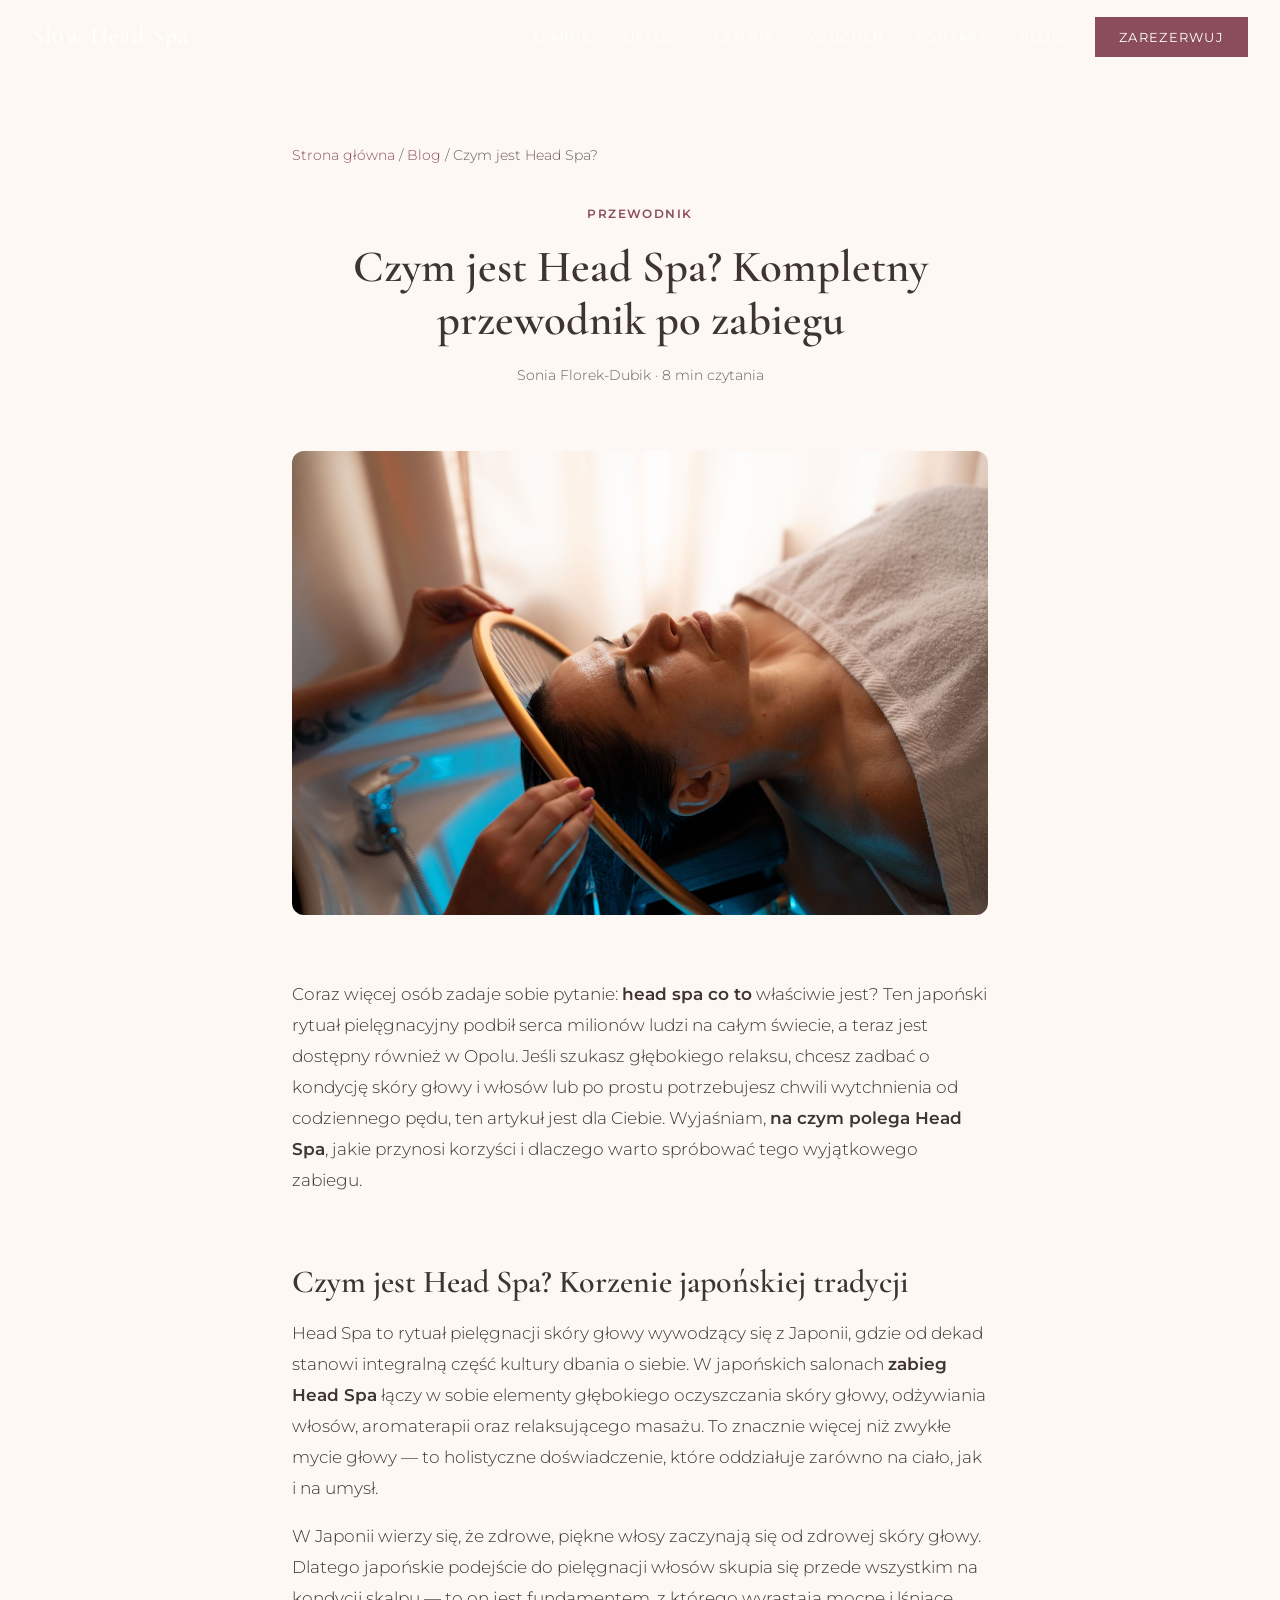
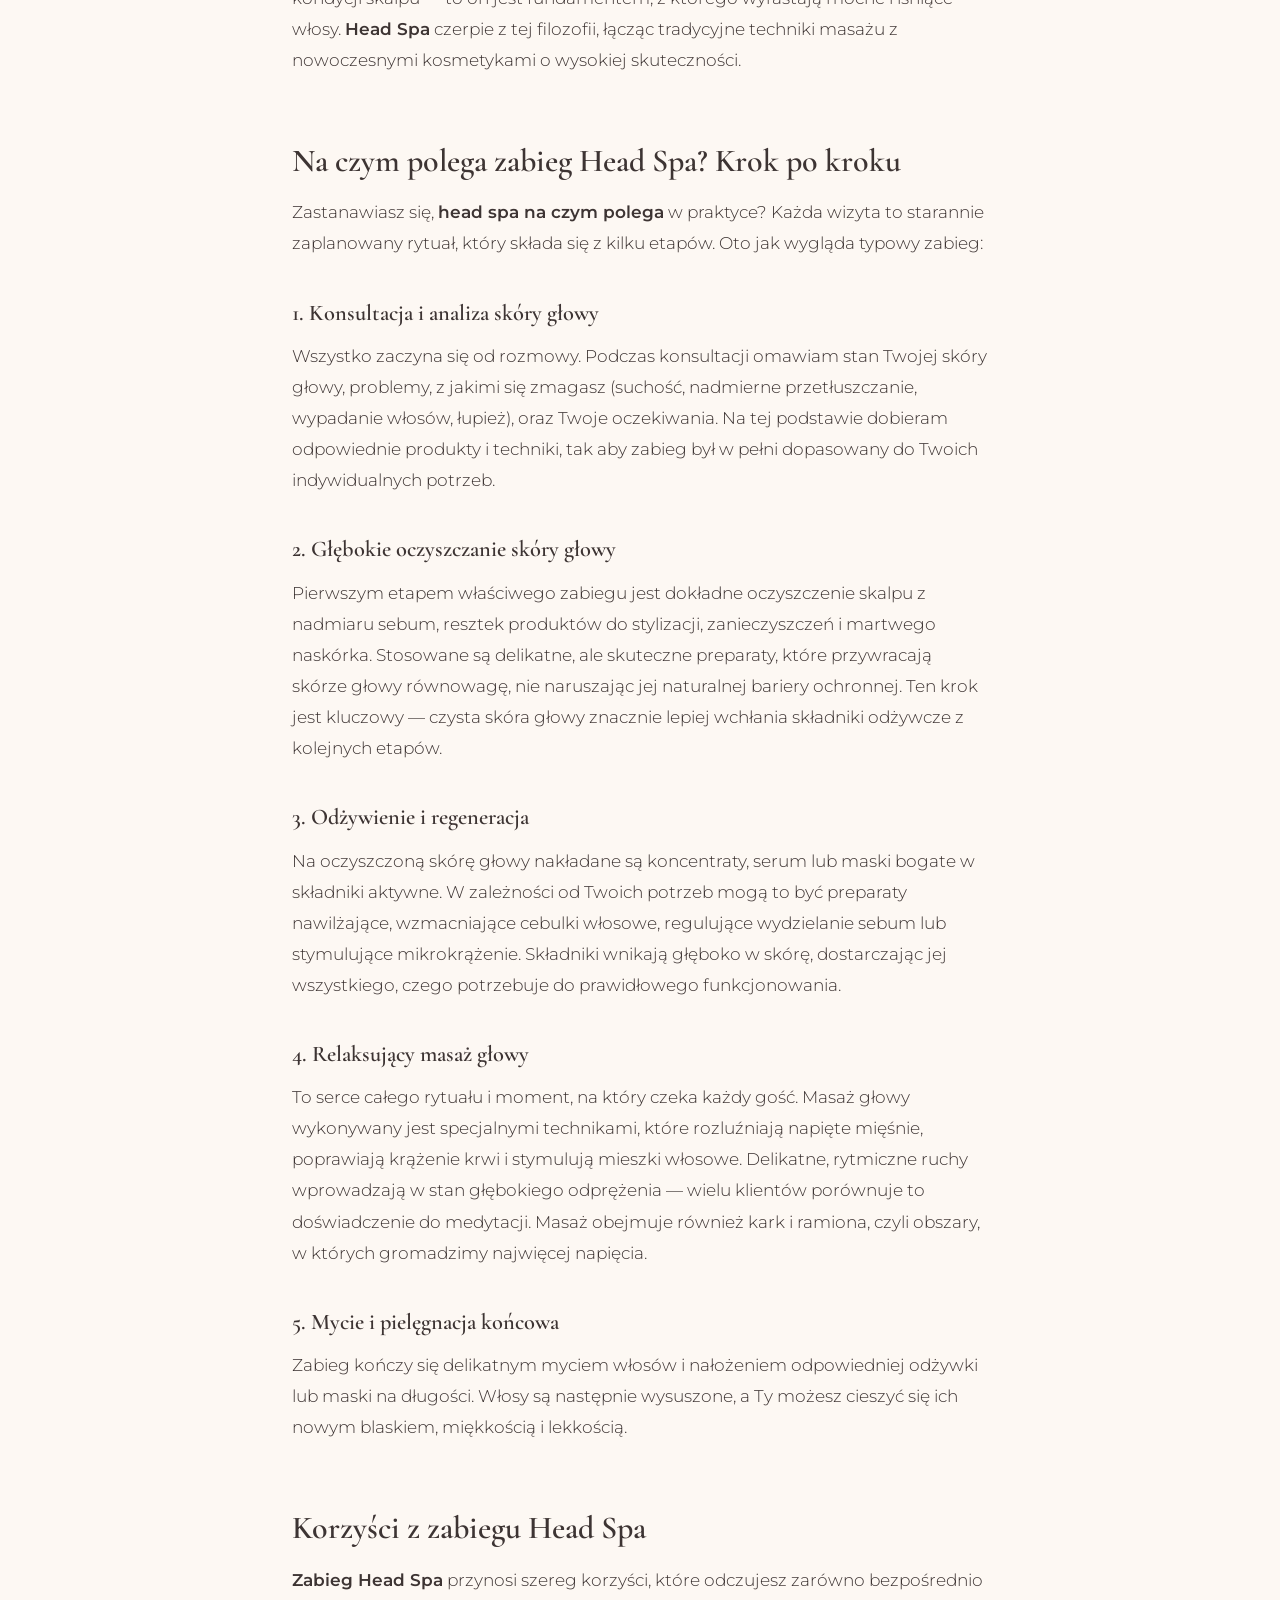
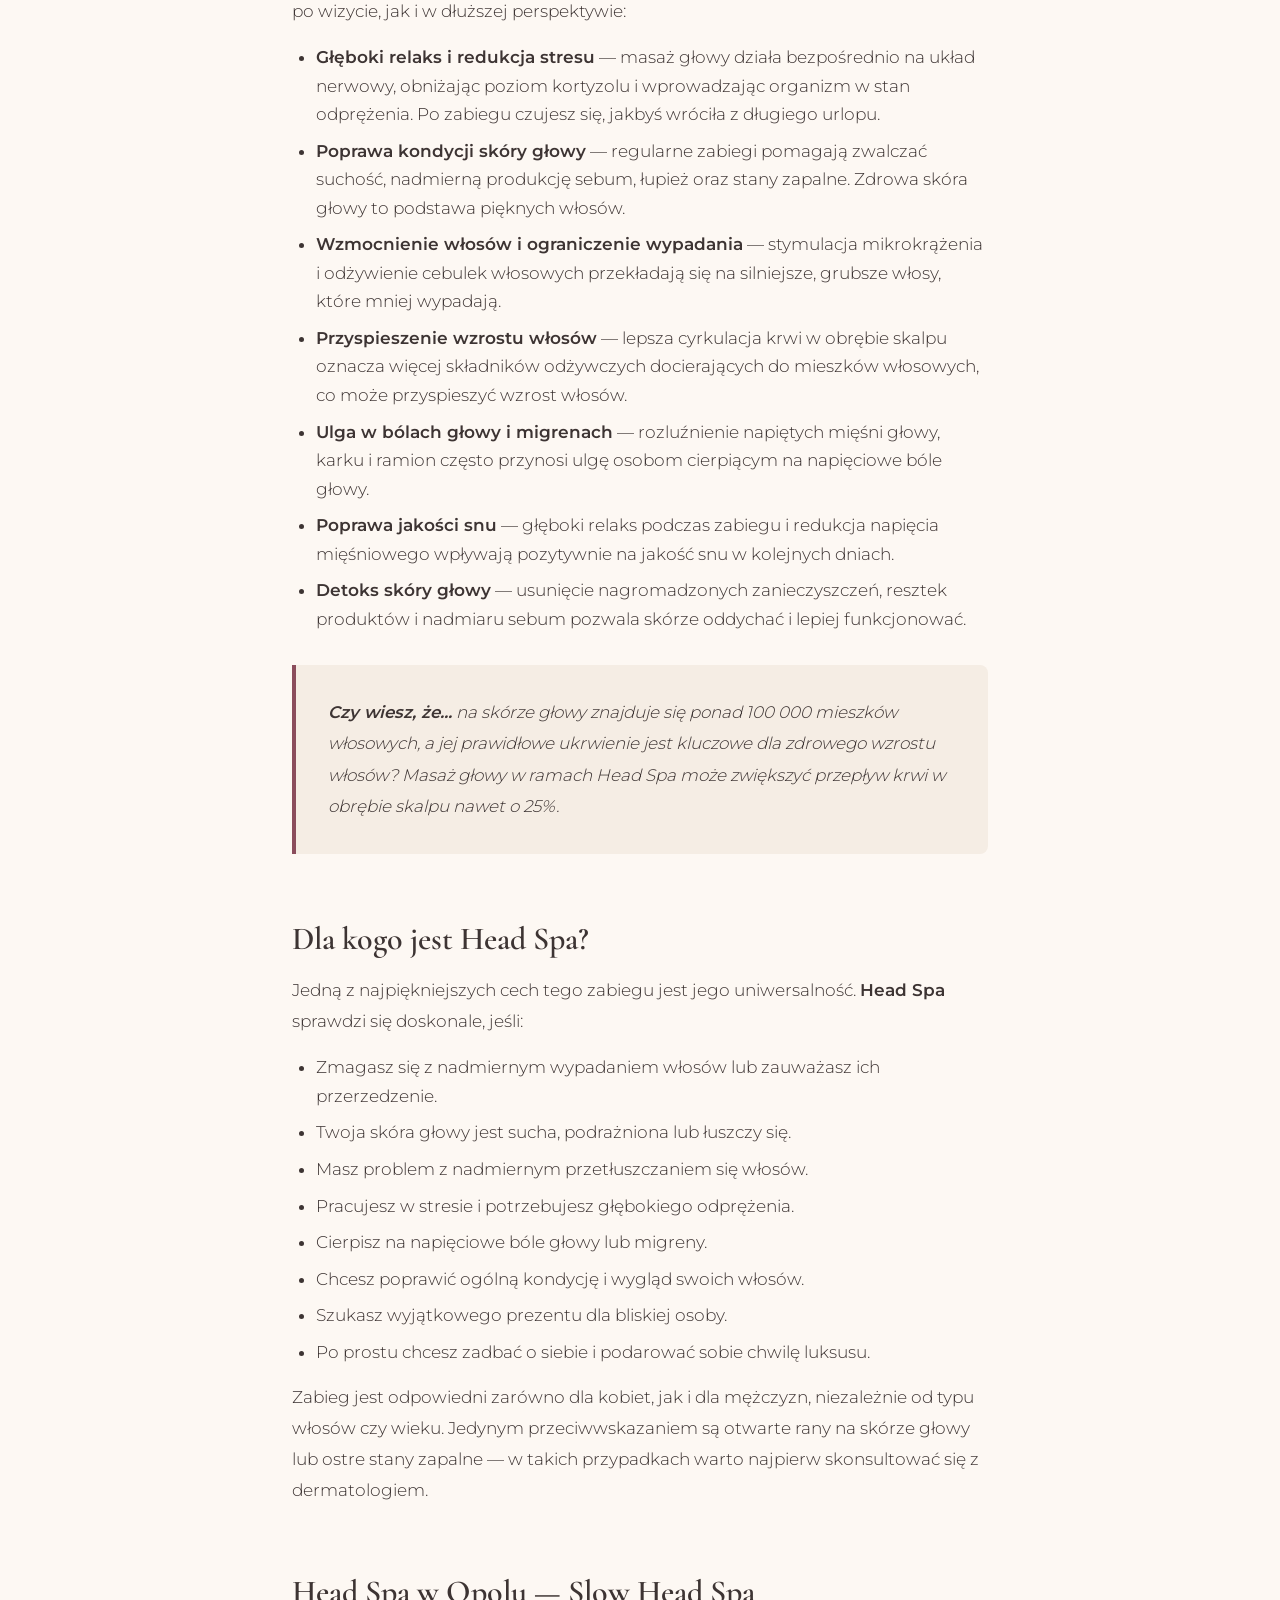
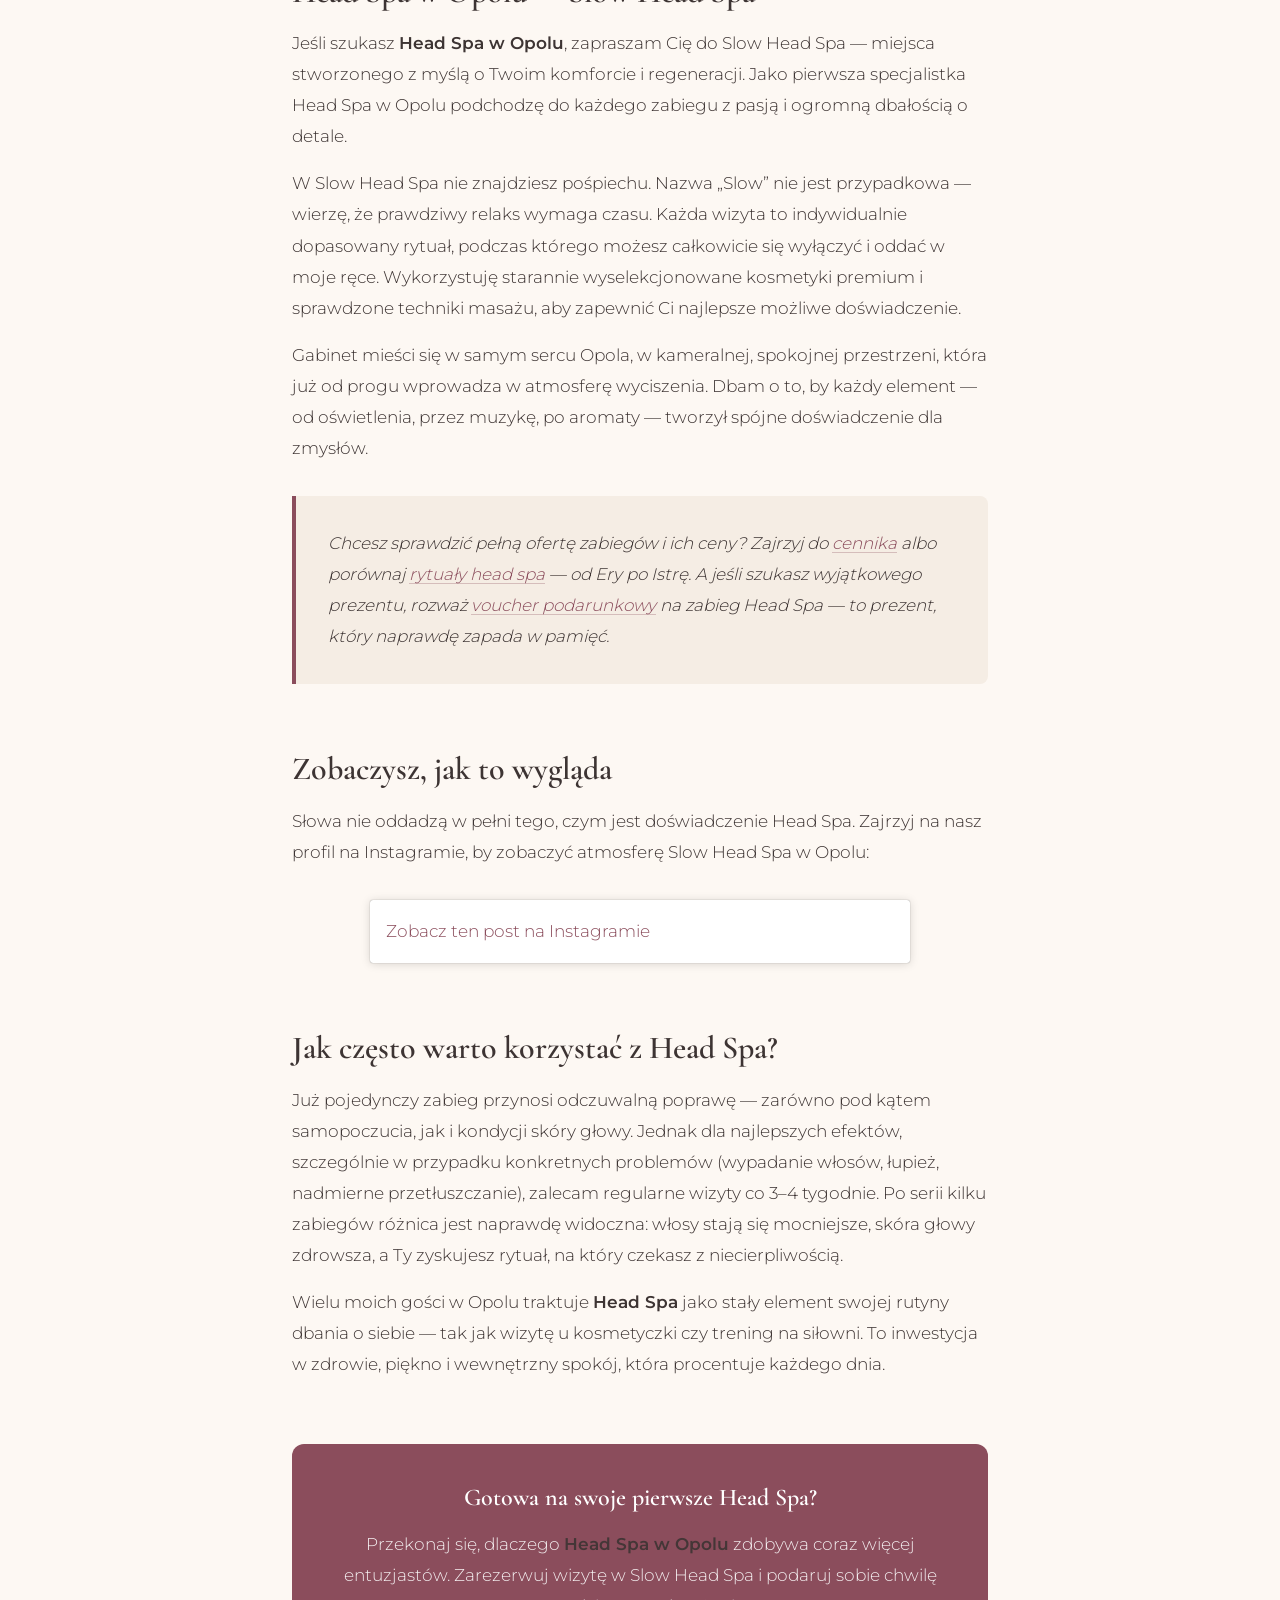
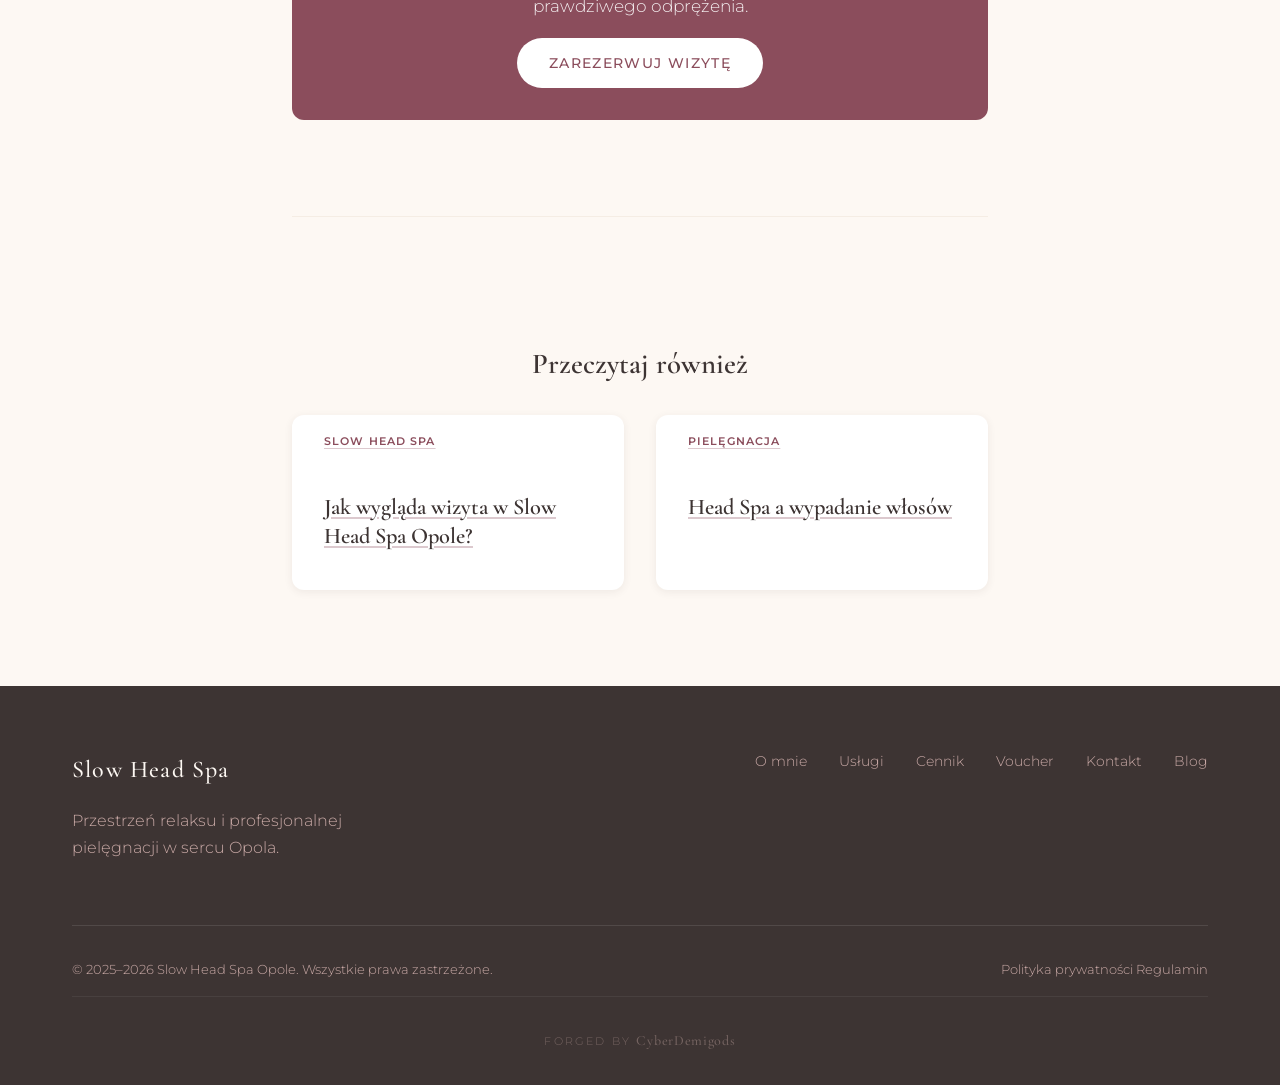
<file: blog/czym-jest-head-spa.html>
<!DOCTYPE html>
<html lang="pl">
<head>
    <meta charset="UTF-8">
    <meta name="viewport" content="width=device-width, initial-scale=1.0">
    <meta name="description" content="Czym jest Head Spa? Poznaj japoński rytuał pielęgnacji skóry głowy i włosów. Sprawdź, na czym polega zabieg Head Spa w Opolu i jakie daje efekty.">
    <title>Czym jest Head Spa? Przewodnik po zabiegu | Slow Head Spa Opole</title>

    <meta property="og:type" content="article">
    <meta property="og:title" content="Czym jest Head Spa? Kompletny przewodnik po zabiegu">
    <meta property="og:description" content="Czym jest Head Spa? Poznaj japoński rytuał pielęgnacji skóry głowy i włosów. Sprawdź, na czym polega zabieg Head Spa w Opolu i jakie daje efekty.">
    <meta property="og:url" content="https://slowheadspa.pl/blog/czym-jest-head-spa">
    <meta property="og:locale" content="pl_PL">
    <meta name="theme-color" content="#3D3433">

    <link rel="canonical" href="https://slowheadspa.pl/blog/czym-jest-head-spa">
    <link rel="icon" href="/favicon.ico" sizes="48x48">
    <link rel="icon" href="/favicon-96x96.png" type="image/png" sizes="96x96">
    <link rel="apple-touch-icon" href="/apple-touch-icon.png">
    <link rel="manifest" href="/site.webmanifest">

    <link rel="stylesheet" href="/css/fonts.css">
    <link rel="stylesheet" href="/css/style.css">
    <link rel="stylesheet" href="/css/blog.css">

    <script type="application/ld+json">
    {
        "@context": "https://schema.org",
        "@type": "Article",
        "headline": "Czym jest Head Spa? Kompletny przewodnik po zabiegu",
        "description": "Czym jest Head Spa? Poznaj japoński rytuał pielęgnacji skóry głowy i włosów. Sprawdź, na czym polega zabieg Head Spa w Opolu i jakie daje efekty.",
        "author": {
            "@type": "Person",
            "name": "Sonia Florek-Dubik"
        },
        "publisher": {
            "@type": "HealthAndBeautyBusiness",
            "name": "Slow Head Spa",
            "url": "https://slowheadspa.pl"
        },
        "datePublished": "2026-03-22",
        "url": "https://slowheadspa.pl/blog/czym-jest-head-spa",
        "mainEntityOfPage": "https://slowheadspa.pl/blog/czym-jest-head-spa"
    }
    </script>
</head>
<body>
    <nav class="nav nav--scrolled" id="nav">
        <div class="nav__container">
            <a href="/" class="nav__logo">Slow Head Spa</a>
            <button class="nav__toggle" id="navToggle" aria-label="Menu">
                <span></span>
                <span></span>
                <span></span>
            </button>
            <ul class="nav__menu" id="navMenu">
                <li><a href="/#o-mnie" class="nav__link">O mnie</a></li>
                <li><a href="/#uslugi" class="nav__link">Usługi</a></li>
                <li><a href="/#cennik" class="nav__link">Cennik</a></li>
                <li><a href="/#voucher" class="nav__link">Voucher</a></li>
                <li><a href="/#kontakt" class="nav__link">Kontakt</a></li>
                <li><a href="/blog/" class="nav__link">Blog</a></li>
                <li><a href="https://booksy.com/pl-pl/280278_slow-head-spa-opole_inni_12930_opole" target="_blank" rel="noopener noreferrer" class="nav__link nav__link--cta">Zarezerwuj</a></li>
            </ul>
        </div>
    </nav>

    <main class="article">
        <div class="article__container">
            <nav class="article__breadcrumb">
                <a href="/">Strona główna</a> / <a href="/blog/">Blog</a> / Czym jest Head Spa?
            </nav>

            <header class="article__header">
                <span class="article__tag">Przewodnik</span>
                <h1 class="article__title">Czym jest Head Spa? Kompletny przewodnik po zabiegu</h1>
                <p class="article__meta">Sonia Florek-Dubik · 8 min czytania</p>
            </header>

            <div class="article__hero-image">
                <img src="/images/headspa5.jpeg" alt="Zabieg Head Spa w Slow Head Spa Opole">
            </div>

            <div class="article__content">

                <p>Coraz więcej osób zadaje sobie pytanie: <strong>head spa co to</strong> właściwie jest? Ten japoński rytuał pielęgnacyjny podbił serca milionów ludzi na całym świecie, a teraz jest dostępny również w Opolu. Jeśli szukasz głębokiego relaksu, chcesz zadbać o kondycję skóry głowy i włosów lub po prostu potrzebujesz chwili wytchnienia od codziennego pędu, ten artykuł jest dla Ciebie. Wyjaśniam, <strong>na czym polega Head Spa</strong>, jakie przynosi korzyści i dlaczego warto spróbować tego wyjątkowego zabiegu.</p>

                <h2>Czym jest Head Spa? Korzenie japońskiej tradycji</h2>

                <p>Head Spa to rytuał pielęgnacji skóry głowy wywodzący się z Japonii, gdzie od dekad stanowi integralną część kultury dbania o siebie. W japońskich salonach <strong>zabieg Head Spa</strong> łączy w sobie elementy głębokiego oczyszczania skóry głowy, odżywiania włosów, aromaterapii oraz relaksującego masażu. To znacznie więcej niż zwykłe mycie głowy &mdash; to holistyczne doświadczenie, które oddziałuje zarówno na ciało, jak i na umysł.</p>

                <p>W Japonii wierzy się, że zdrowe, piękne włosy zaczynają się od zdrowej skóry głowy. Dlatego japońskie podejście do pielęgnacji włosów skupia się przede wszystkim na kondycji skalpu &mdash; to on jest fundamentem, z którego wyrastają mocne i lśniące włosy. <strong>Head Spa</strong> czerpie z tej filozofii, łącząc tradycyjne techniki masażu z nowoczesnymi kosmetykami o wysokiej skuteczności.</p>

                <h2>Na czym polega zabieg Head Spa? Krok po kroku</h2>

                <p>Zastanawiasz się, <strong>head spa na czym polega</strong> w praktyce? Każda wizyta to starannie zaplanowany rytuał, który składa się z kilku etapów. Oto jak wygląda typowy zabieg:</p>

                <h3>1. Konsultacja i analiza skóry głowy</h3>

                <p>Wszystko zaczyna się od rozmowy. Podczas konsultacji omawiam stan Twojej skóry głowy, problemy, z jakimi się zmagasz (suchość, nadmierne przetłuszczanie, wypadanie włosów, łupież), oraz Twoje oczekiwania. Na tej podstawie dobieram odpowiednie produkty i techniki, tak aby zabieg był w pełni dopasowany do Twoich indywidualnych potrzeb.</p>

                <h3>2. Głębokie oczyszczanie skóry głowy</h3>

                <p>Pierwszym etapem właściwego zabiegu jest dokładne oczyszczenie skalpu z nadmiaru sebum, resztek produktów do stylizacji, zanieczyszczeń i martwego naskórka. Stosowane są delikatne, ale skuteczne preparaty, które przywracają skórze głowy równowagę, nie naruszając jej naturalnej bariery ochronnej. Ten krok jest kluczowy &mdash; czysta skóra głowy znacznie lepiej wchłania składniki odżywcze z kolejnych etapów.</p>

                <h3>3. Odżywienie i regeneracja</h3>

                <p>Na oczyszczoną skórę głowy nakładane są koncentraty, serum lub maski bogate w składniki aktywne. W zależności od Twoich potrzeb mogą to być preparaty nawilżające, wzmacniające cebulki włosowe, regulujące wydzielanie sebum lub stymulujące mikrokrążenie. Składniki wnikają głęboko w skórę, dostarczając jej wszystkiego, czego potrzebuje do prawidłowego funkcjonowania.</p>

                <h3>4. Relaksujący masaż głowy</h3>

                <p>To serce całego rytuału i moment, na który czeka każdy gość. Masaż głowy wykonywany jest specjalnymi technikami, które rozluźniają napięte mięśnie, poprawiają krążenie krwi i stymulują mieszki włosowe. Delikatne, rytmiczne ruchy wprowadzają w stan głębokiego odprężenia &mdash; wielu klientów porównuje to doświadczenie do medytacji. Masaż obejmuje również kark i ramiona, czyli obszary, w których gromadzimy najwięcej napięcia.</p>

                <h3>5. Mycie i pielęgnacja końcowa</h3>

                <p>Zabieg kończy się delikatnym myciem włosów i nałożeniem odpowiedniej odżywki lub maski na długości. Włosy są następnie wysuszone, a Ty możesz cieszyć się ich nowym blaskiem, miękkością i lekkością.</p>

                <h2>Korzyści z zabiegu Head Spa</h2>

                <p><strong>Zabieg Head Spa</strong> przynosi szereg korzyści, które odczujesz zarówno bezpośrednio po wizycie, jak i w dłuższej perspektywie:</p>

                <ul>
                    <li><strong>Głęboki relaks i redukcja stresu</strong> &mdash; masaż głowy działa bezpośrednio na układ nerwowy, obniżając poziom kortyzolu i wprowadzając organizm w stan odprężenia. Po zabiegu czujesz się, jakbyś wróciła z długiego urlopu.</li>
                    <li><strong>Poprawa kondycji skóry głowy</strong> &mdash; regularne zabiegi pomagają zwalczać suchość, nadmierną produkcję sebum, łupież oraz stany zapalne. Zdrowa skóra głowy to podstawa pięknych włosów.</li>
                    <li><strong>Wzmocnienie włosów i ograniczenie wypadania</strong> &mdash; stymulacja mikrokrążenia i odżywienie cebulek włosowych przekładają się na silniejsze, grubsze włosy, które mniej wypadają.</li>
                    <li><strong>Przyspieszenie wzrostu włosów</strong> &mdash; lepsza cyrkulacja krwi w obrębie skalpu oznacza więcej składników odżywczych docierających do mieszków włosowych, co może przyspieszyć wzrost włosów.</li>
                    <li><strong>Ulga w bólach głowy i migrenach</strong> &mdash; rozluźnienie napiętych mięśni głowy, karku i ramion często przynosi ulgę osobom cierpiącym na napięciowe bóle głowy.</li>
                    <li><strong>Poprawa jakości snu</strong> &mdash; głęboki relaks podczas zabiegu i redukcja napięcia mięśniowego wpływają pozytywnie na jakość snu w kolejnych dniach.</li>
                    <li><strong>Detoks skóry głowy</strong> &mdash; usunięcie nagromadzonych zanieczyszczeń, resztek produktów i nadmiaru sebum pozwala skórze oddychać i lepiej funkcjonować.</li>
                </ul>

                <div class="article__highlight">
                    <p><strong>Czy wiesz, że...</strong> na skórze głowy znajduje się ponad 100 000 mieszków włosowych, a jej prawidłowe ukrwienie jest kluczowe dla zdrowego wzrostu włosów? Masaż głowy w ramach Head Spa może zwiększyć przepływ krwi w obrębie skalpu nawet o 25%.</p>
                </div>

                <h2>Dla kogo jest Head Spa?</h2>

                <p>Jedną z najpiękniejszych cech tego zabiegu jest jego uniwersalność. <strong>Head Spa</strong> sprawdzi się doskonale, jeśli:</p>

                <ul>
                    <li>Zmagasz się z nadmiernym wypadaniem włosów lub zauważasz ich przerzedzenie.</li>
                    <li>Twoja skóra głowy jest sucha, podrażniona lub łuszczy się.</li>
                    <li>Masz problem z nadmiernym przetłuszczaniem się włosów.</li>
                    <li>Pracujesz w stresie i potrzebujesz głębokiego odprężenia.</li>
                    <li>Cierpisz na napięciowe bóle głowy lub migreny.</li>
                    <li>Chcesz poprawić ogólną kondycję i wygląd swoich włosów.</li>
                    <li>Szukasz wyjątkowego prezentu dla bliskiej osoby.</li>
                    <li>Po prostu chcesz zadbać o siebie i podarować sobie chwilę luksusu.</li>
                </ul>

                <p>Zabieg jest odpowiedni zarówno dla kobiet, jak i dla mężczyzn, niezależnie od typu włosów czy wieku. Jedynym przeciwwskazaniem są otwarte rany na skórze głowy lub ostre stany zapalne &mdash; w takich przypadkach warto najpierw skonsultować się z dermatologiem.</p>

                <h2>Head Spa w Opolu &mdash; Slow Head Spa</h2>

                <p>Jeśli szukasz <strong>Head Spa w Opolu</strong>, zapraszam Cię do Slow Head Spa &mdash; miejsca stworzonego z myślą o Twoim komforcie i regeneracji. Jako pierwsza specjalistka Head Spa w Opolu podchodzę do każdego zabiegu z pasją i ogromną dbałością o detale.</p>

                <p>W Slow Head Spa nie znajdziesz pośpiechu. Nazwa &bdquo;Slow&rdquo; nie jest przypadkowa &mdash; wierzę, że prawdziwy relaks wymaga czasu. Każda wizyta to indywidualnie dopasowany rytuał, podczas którego możesz całkowicie się wyłączyć i oddać w moje ręce. Wykorzystuję starannie wyselekcjonowane kosmetyki premium i sprawdzone techniki masażu, aby zapewnić Ci najlepsze możliwe doświadczenie.</p>

                <p>Gabinet mieści się w samym sercu Opola, w kameralnej, spokojnej przestrzeni, która już od progu wprowadza w atmosferę wyciszenia. Dbam o to, by każdy element &mdash; od oświetlenia, przez muzykę, po aromaty &mdash; tworzył spójne doświadczenie dla zmysłów.</p>

                <div class="article__highlight">
                    <p>Chcesz sprawdzić pełną ofertę zabiegów i ich ceny? Zajrzyj do <a href="/#cennik">cennika</a> albo porównaj <a href="/rytualy-head-spa">rytuały head spa</a> — od Ery po Istrę. A jeśli szukasz wyjątkowego prezentu, rozważ <a href="/#voucher">voucher podarunkowy</a> na zabieg Head Spa &mdash; to prezent, który naprawdę zapada w pamięć.</p>
                </div>

                <h2>Zobaczysz, jak to wygląda</h2>

                <p>Słowa nie oddadzą w pełni tego, czym jest doświadczenie Head Spa. Zajrzyj na nasz profil na Instagramie, by zobaczyć atmosferę Slow Head Spa w Opolu:</p>

                <blockquote class="instagram-media" data-instgrm-captioned data-instgrm-permalink="https://www.instagram.com/p/DVLC3zVjDAO/" data-instgrm-version="14" style="background:#FFF; border:0; border-radius:3px; box-shadow:0 0 1px 0 rgba(0,0,0,0.5),0 1px 10px 0 rgba(0,0,0,0.15); margin: 2rem auto; max-width:540px; min-width:326px; padding:0; width:99.375%;">
                    <div style="padding:16px;">
                        <a href="https://www.instagram.com/p/DVLC3zVjDAO/" style="background:#FFFFFF; line-height:0; padding:0; text-align:center; text-decoration:none; width:100%;" target="_blank" rel="noopener noreferrer">Zobacz ten post na Instagramie</a>
                    </div>
                </blockquote>
                <script async src="//www.instagram.com/embed.js"></script>

                <h2>Jak często warto korzystać z Head Spa?</h2>

                <p>Już pojedynczy zabieg przynosi odczuwalną poprawę &mdash; zarówno pod kątem samopoczucia, jak i kondycji skóry głowy. Jednak dla najlepszych efektów, szczególnie w przypadku konkretnych problemów (wypadanie włosów, łupież, nadmierne przetłuszczanie), zalecam regularne wizyty co 3&ndash;4 tygodnie. Po serii kilku zabiegów różnica jest naprawdę widoczna: włosy stają się mocniejsze, skóra głowy zdrowsza, a Ty zyskujesz rytuał, na który czekasz z niecierpliwością.</p>

                <p>Wielu moich gości w Opolu traktuje <strong>Head Spa</strong> jako stały element swojej rutyny dbania o siebie &mdash; tak jak wizytę u kosmetyczki czy trening na siłowni. To inwestycja w zdrowie, piękno i wewnętrzny spokój, która procentuje każdego dnia.</p>

                <div class="article__cta">
                    <h3>Gotowa na swoje pierwsze Head Spa?</h3>
                    <p>Przekonaj się, dlaczego <strong>Head Spa w Opolu</strong> zdobywa coraz więcej entuzjastów. Zarezerwuj wizytę w Slow Head Spa i podaruj sobie chwilę prawdziwego odprężenia.</p>
                    <a href="https://booksy.com/pl-pl/280278_slow-head-spa-opole_inni_12930_opole" target="_blank" rel="noopener noreferrer" class="btn btn--primary">Zarezerwuj wizytę</a>
                </div>

                <div class="article__related">
                    <h2>Przeczytaj również</h2>
                    <div class="article__related-grid">
                        <a href="/blog/jak-wyglada-wizyta-head-spa-opole" class="blog-card">
                            <div class="blog-card__content">
                                <span class="blog-card__tag">Slow Head Spa</span>
                                <h3 class="blog-card__title">Jak wygląda wizyta w Slow Head Spa Opole?</h3>
                            </div>
                        </a>
                        <a href="/blog/head-spa-wypadanie-wlosow" class="blog-card">
                            <div class="blog-card__content">
                                <span class="blog-card__tag">Pielęgnacja</span>
                                <h3 class="blog-card__title">Head Spa a wypadanie włosów</h3>
                            </div>
                        </a>
                    </div>
                </div>
            </div>
        </div>
    </main>

    <footer class="footer">
        <div class="container">
            <div class="footer__content">
                <div class="footer__brand">
                    <span class="footer__logo">Slow Head Spa</span>
                    <p>Przestrzeń relaksu i profesjonalnej pielęgnacji w sercu Opola.</p>
                </div>
                <div class="footer__links">
                    <a href="/#o-mnie">O mnie</a>
                    <a href="/#uslugi">Usługi</a>
                    <a href="/#cennik">Cennik</a>
                    <a href="/#voucher">Voucher</a>
                    <a href="/#kontakt">Kontakt</a>
                    <a href="/blog/">Blog</a>
                </div>
            </div>
            <div class="footer__bottom">
                <p>&copy; 2025–2026 Slow Head Spa Opole. Wszystkie prawa zastrzeżone.</p>
                <div class="footer__legal-links">
                    <a href="/polityka-prywatnosci">Polityka prywatności</a>
                    <a href="/regulamin">Regulamin</a>
                </div>
            </div>
            <div class="footer__credit">
                <p>Forged by <a href="https://cyberdemigods.com" target="_blank" rel="noopener noreferrer"><span style="font-family:var(--font-heading);font-size:0.875rem;letter-spacing:0.05em;text-transform:none">CyberDemigods</span></a></p>
            </div>
        </div>
    </footer>

    <script src="/js/main.js"></script>
</body>
</html>
</file>
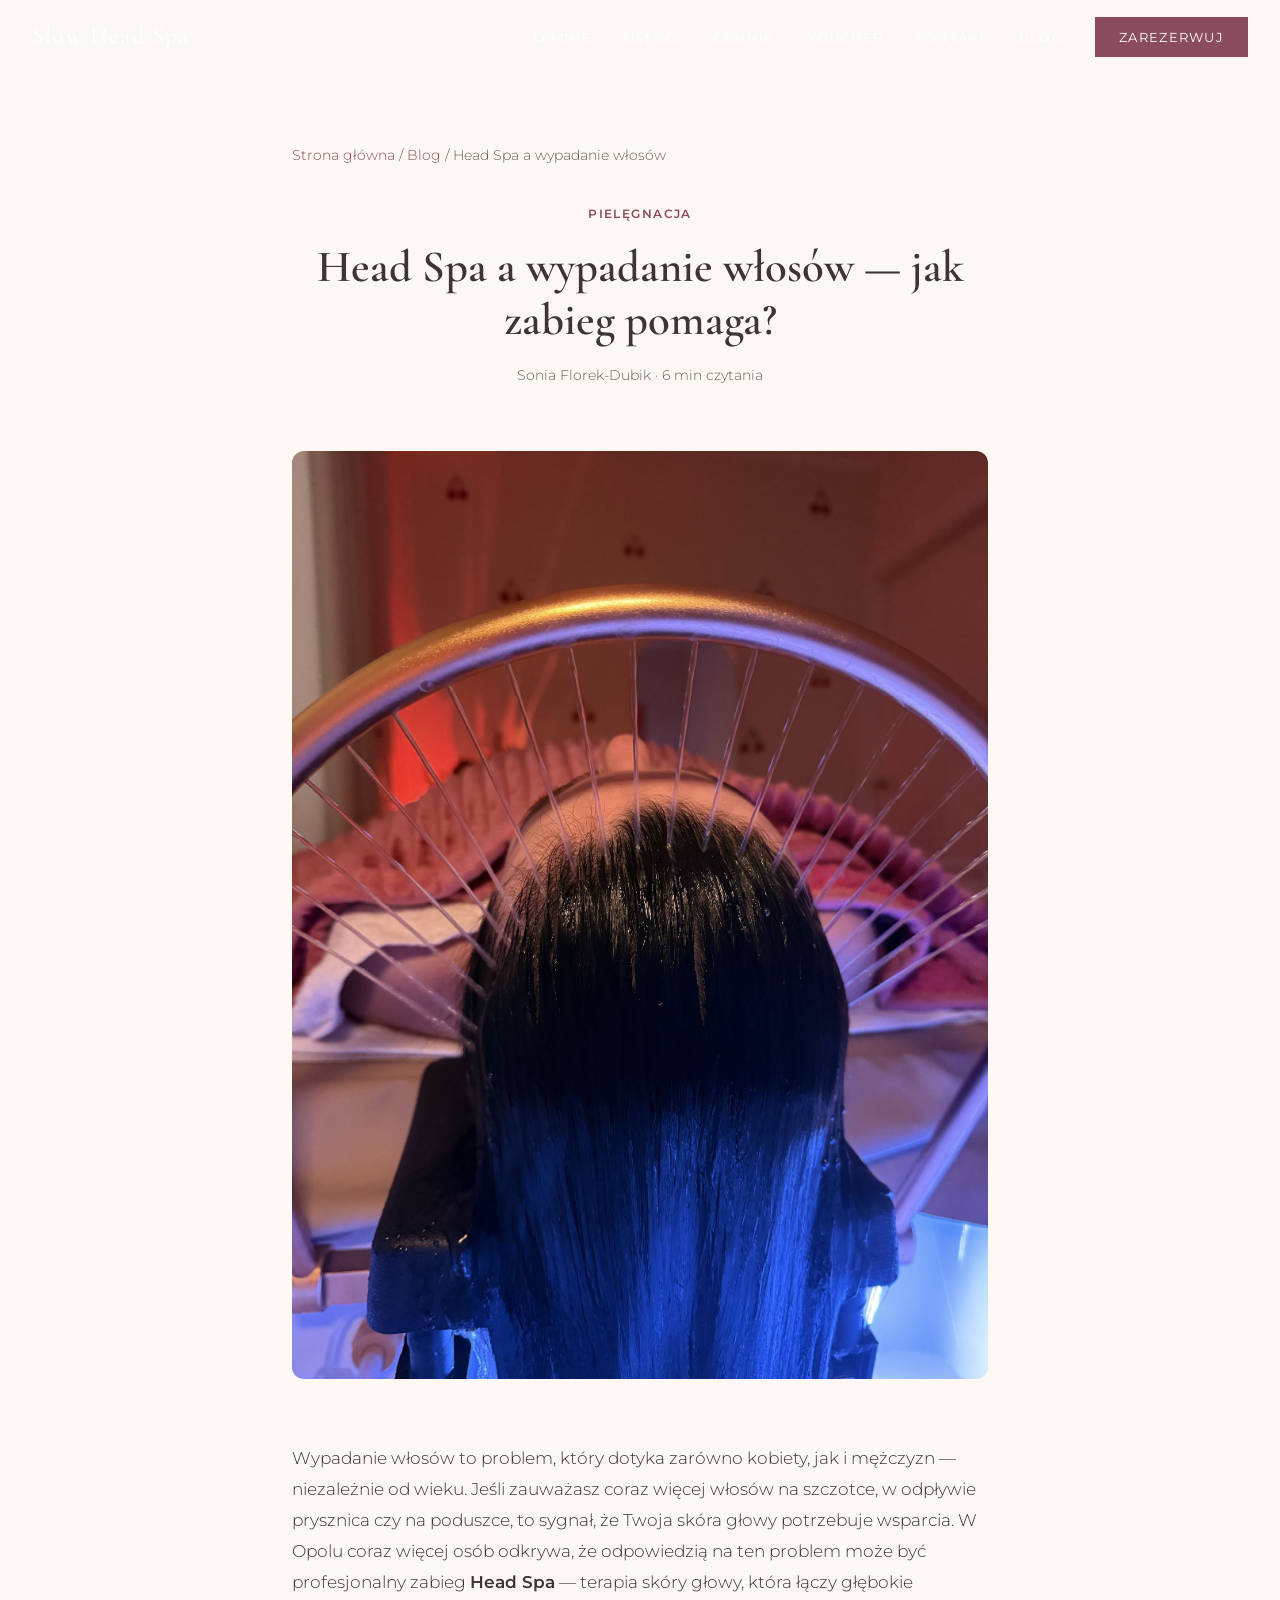
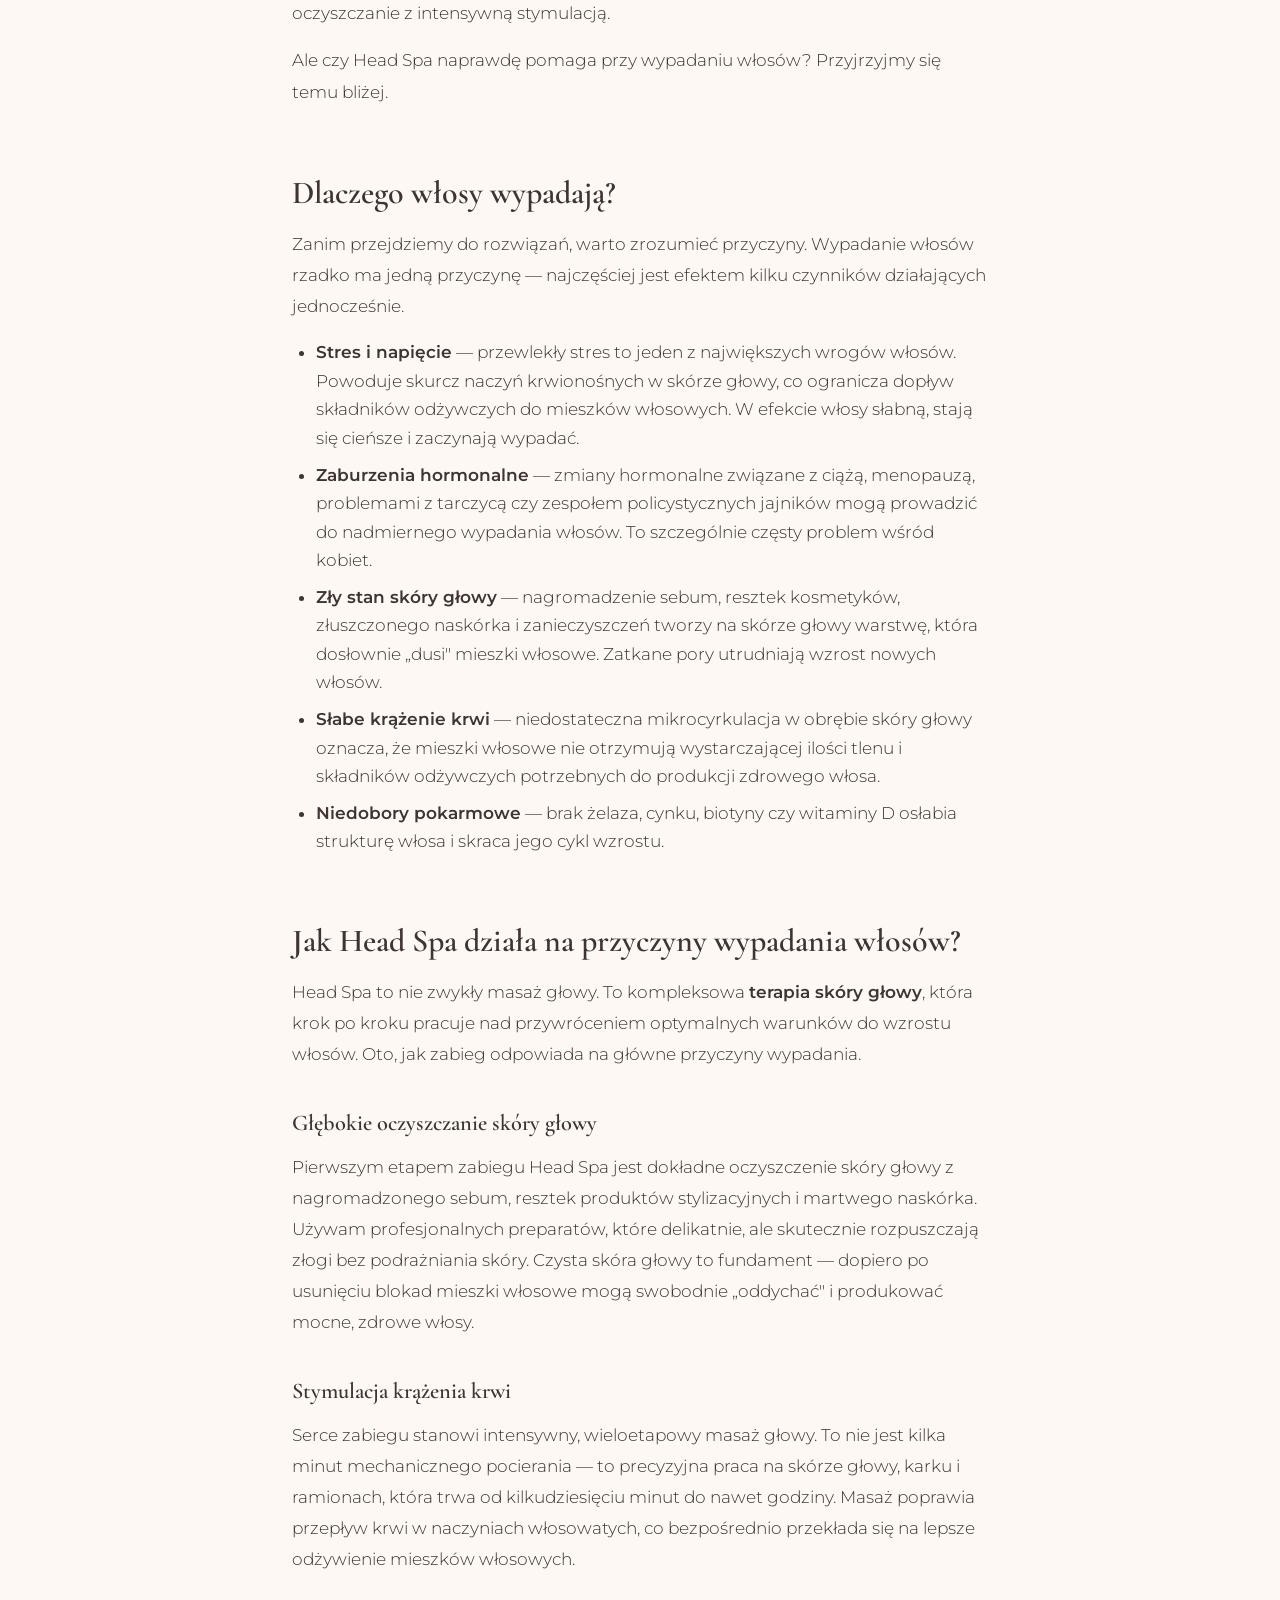
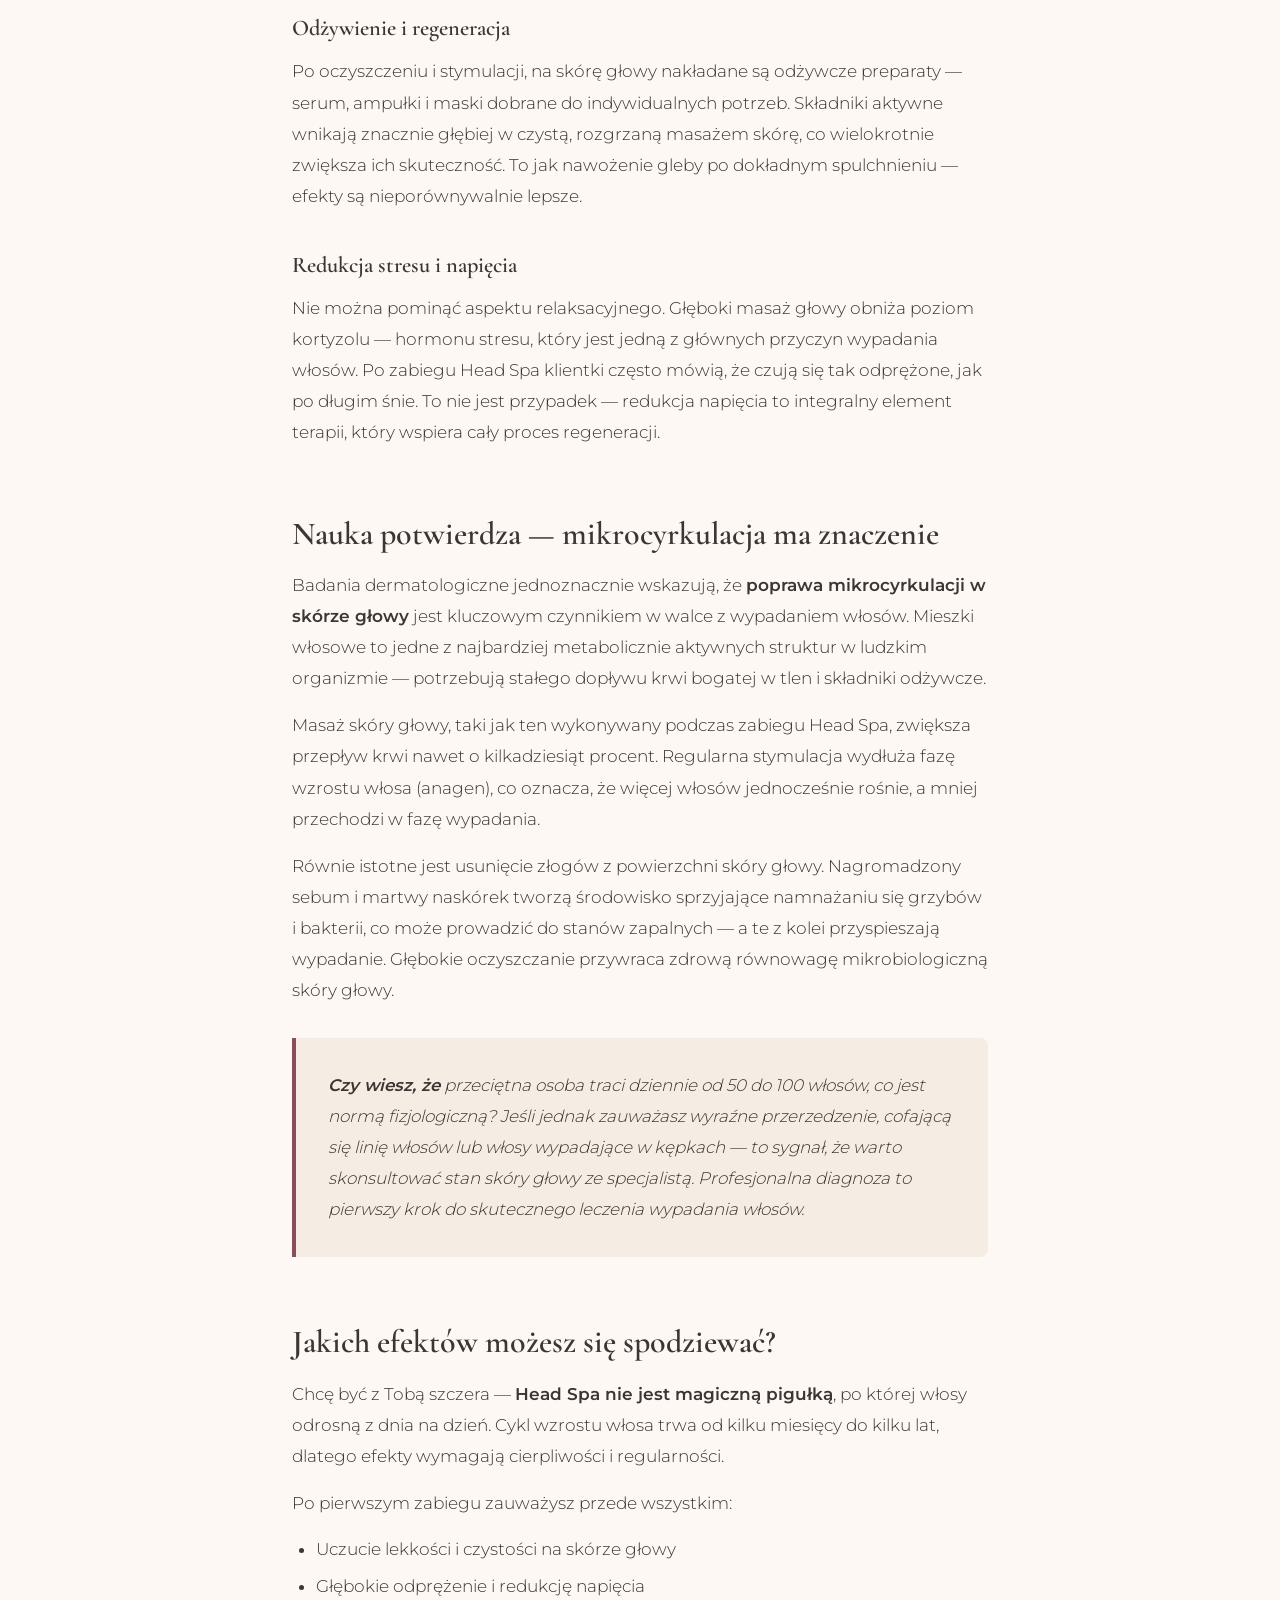
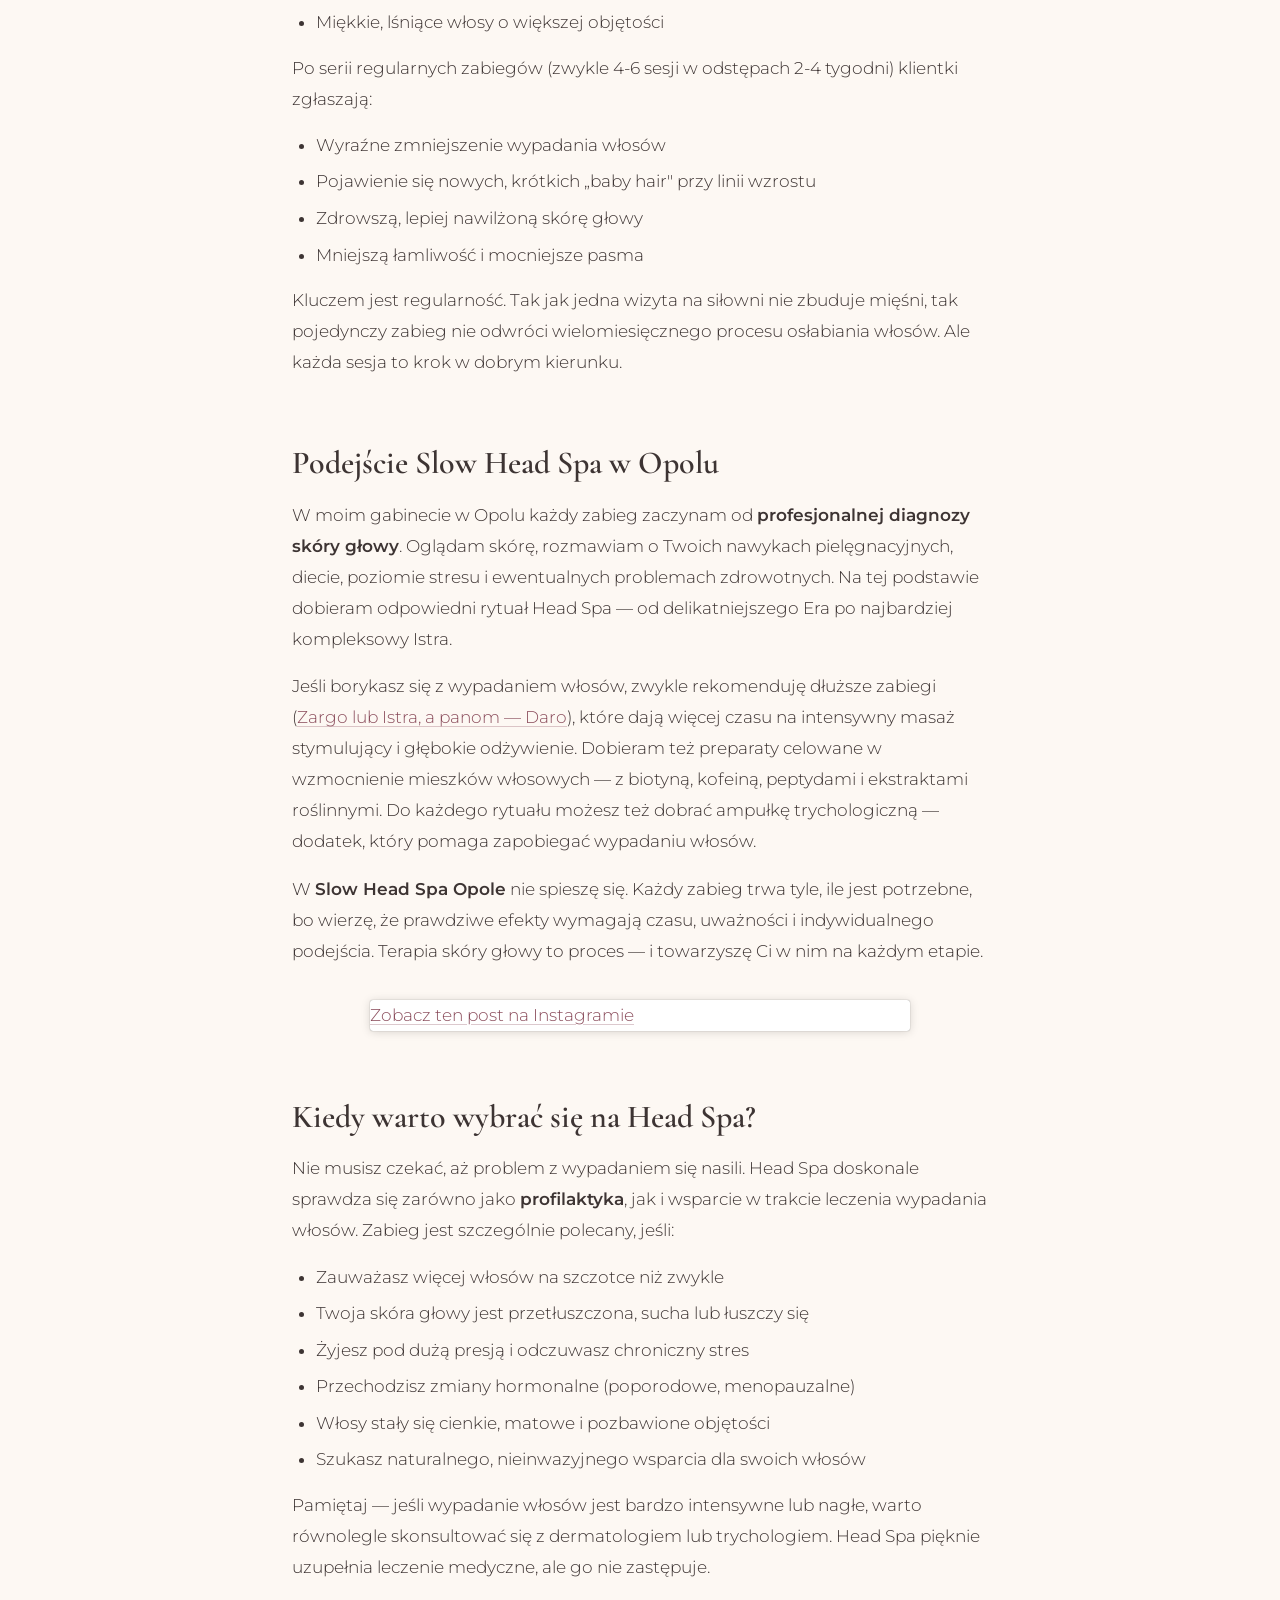
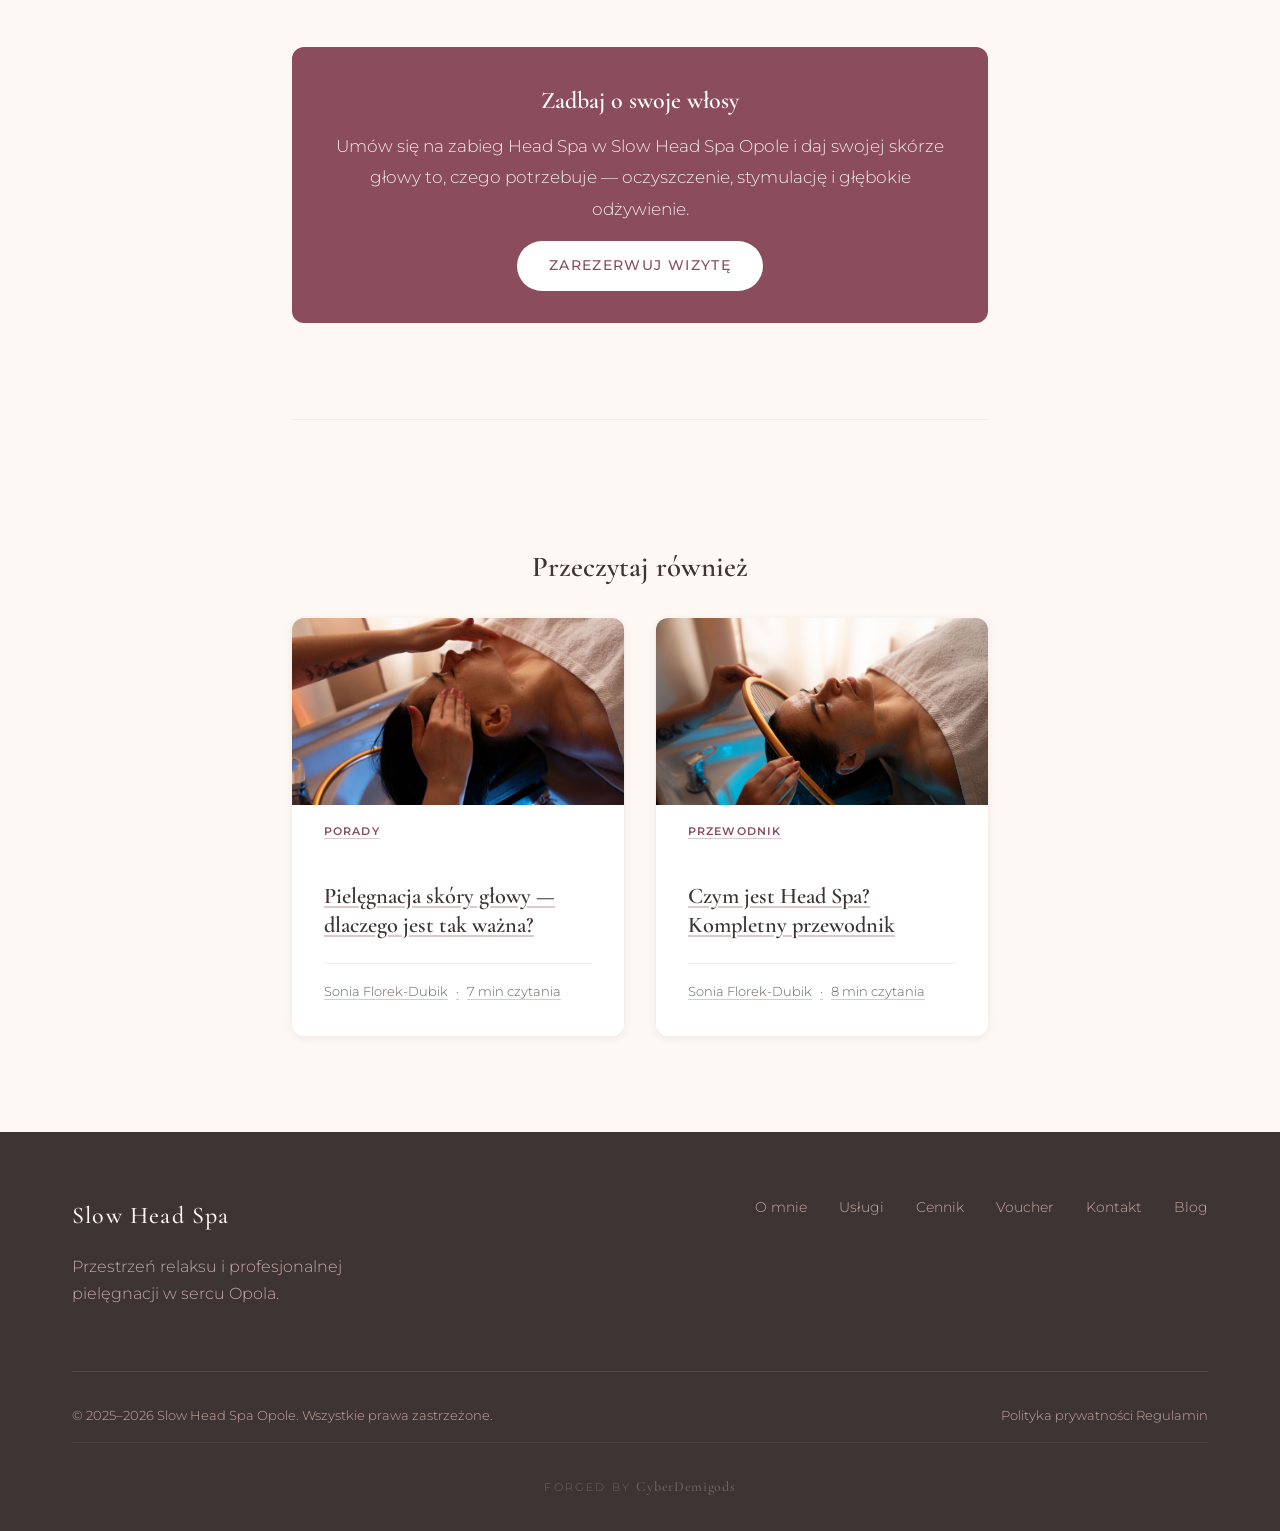
<file: blog/head-spa-wypadanie-wlosow.html>
<!DOCTYPE html>
<html lang="pl">
<head>
    <meta charset="UTF-8">
    <meta name="viewport" content="width=device-width, initial-scale=1.0">
    <meta name="description" content="Wypadanie włosów w Opolu? Dowiedz się, jak zabieg Head Spa wspiera terapię skóry głowy, poprawia mikrokrążenie i pomaga w walce z nadmiernym wypadaniem włosów.">
    <meta name="keywords" content="wypadanie włosów opole, head spa wypadanie włosów, terapia skóry głowy, wypadanie włosów leczenie">
    <title>Head Spa a wypadanie włosów — jak zabieg pomaga? | Slow Head Spa Opole</title>

    <meta property="og:type" content="article">
    <meta property="og:title" content="Head Spa a wypadanie włosów — jak zabieg pomaga?">
    <meta property="og:description" content="Dowiedz się, jak profesjonalna terapia skóry głowy wspiera walkę z wypadaniem włosów i stymuluje ich odrost.">
    <meta property="og:url" content="https://slowheadspa.pl/blog/head-spa-wypadanie-wlosow">
    <meta property="og:image" content="https://slowheadspa.pl/images/headspa6.jpeg">
    <meta property="og:locale" content="pl_PL">
    <meta name="theme-color" content="#3D3433">

    <link rel="canonical" href="https://slowheadspa.pl/blog/head-spa-wypadanie-wlosow">
    <link rel="icon" href="/favicon.ico" sizes="48x48">
    <link rel="icon" href="/favicon-96x96.png" type="image/png" sizes="96x96">
    <link rel="apple-touch-icon" href="/apple-touch-icon.png">
    <link rel="manifest" href="/site.webmanifest">

    <link rel="stylesheet" href="/css/fonts.css">
    <link rel="stylesheet" href="/css/style.css">
    <link rel="stylesheet" href="/css/blog.css">

    <script type="application/ld+json">
    {
        "@context": "https://schema.org",
        "@type": "Article",
        "headline": "Head Spa a wypadanie włosów — jak zabieg pomaga?",
        "description": "Dowiedz się, jak profesjonalna terapia skóry głowy wspiera walkę z wypadaniem włosów i stymuluje ich odrost.",
        "image": "https://slowheadspa.pl/images/headspa6.jpeg",
        "datePublished": "2026-03-22",
        "dateModified": "2026-10-04",
        "author": {
            "@type": "Person",
            "name": "Sonia Florek-Dubik"
        },
        "publisher": {
            "@type": "HealthAndBeautyBusiness",
            "name": "Slow Head Spa",
            "url": "https://slowheadspa.pl"
        },
        "mainEntityOfPage": {
            "@type": "WebPage",
            "@id": "https://slowheadspa.pl/blog/head-spa-wypadanie-wlosow"
        }
    }
    </script>
</head>
<body>
    <nav class="nav nav--scrolled" id="nav">
        <div class="nav__container">
            <a href="/" class="nav__logo">Slow Head Spa</a>
            <button class="nav__toggle" id="navToggle" aria-label="Menu">
                <span></span>
                <span></span>
                <span></span>
            </button>
            <ul class="nav__menu" id="navMenu">
                <li><a href="/#o-mnie" class="nav__link">O mnie</a></li>
                <li><a href="/#uslugi" class="nav__link">Usługi</a></li>
                <li><a href="/#cennik" class="nav__link">Cennik</a></li>
                <li><a href="/#voucher" class="nav__link">Voucher</a></li>
                <li><a href="/#kontakt" class="nav__link">Kontakt</a></li>
                <li><a href="/blog/" class="nav__link">Blog</a></li>
                <li><a href="https://booksy.com/pl-pl/280278_slow-head-spa-opole_inni_12930_opole" target="_blank" rel="noopener noreferrer" class="nav__link nav__link--cta">Zarezerwuj</a></li>
            </ul>
        </div>
    </nav>

    <main class="article">
        <div class="article__container">
            <div class="article__breadcrumb">
                <a href="/">Strona główna</a> / <a href="/blog/">Blog</a> / Head Spa a wypadanie włosów
            </div>

            <header class="article__header">
                <span class="article__tag">Pielęgnacja</span>
                <h1 class="article__title">Head Spa a wypadanie włosów — jak zabieg pomaga?</h1>
                <p class="article__meta">Sonia Florek-Dubik &middot; 6 min czytania</p>
            </header>

            <div class="article__hero-image">
                <img src="/images/headspa6.jpeg" alt="Zabieg Head Spa pomagający przy wypadaniu włosów w Slow Head Spa Opole" width="760" height="507">
            </div>

            <div class="article__content">
                <p>
                    Wypadanie włosów to problem, który dotyka zarówno kobiety, jak i mężczyzn — niezależnie od wieku. Jeśli zauważasz coraz więcej włosów na szczotce, w odpływie prysznica czy na poduszce, to sygnał, że Twoja skóra głowy potrzebuje wsparcia. W Opolu coraz więcej osób odkrywa, że odpowiedzią na ten problem może być profesjonalny zabieg <strong>Head Spa</strong> — terapia skóry głowy, która łączy głębokie oczyszczanie z intensywną stymulacją.
                </p>
                <p>
                    Ale czy Head Spa naprawdę pomaga przy wypadaniu włosów? Przyjrzyjmy się temu bliżej.
                </p>

                <h2>Dlaczego włosy wypadają?</h2>
                <p>
                    Zanim przejdziemy do rozwiązań, warto zrozumieć przyczyny. Wypadanie włosów rzadko ma jedną przyczynę — najczęściej jest efektem kilku czynników działających jednocześnie.
                </p>
                <ul>
                    <li><strong>Stres i napięcie</strong> — przewlekły stres to jeden z największych wrogów włosów. Powoduje skurcz naczyń krwionośnych w skórze głowy, co ogranicza dopływ składników odżywczych do mieszków włosowych. W efekcie włosy słabną, stają się cieńsze i zaczynają wypadać.</li>
                    <li><strong>Zaburzenia hormonalne</strong> — zmiany hormonalne związane z ciążą, menopauzą, problemami z tarczycą czy zespołem policystycznych jajników mogą prowadzić do nadmiernego wypadania włosów. To szczególnie częsty problem wśród kobiet.</li>
                    <li><strong>Zły stan skóry głowy</strong> — nagromadzenie sebum, resztek kosmetyków, złuszczonego naskórka i zanieczyszczeń tworzy na skórze głowy warstwę, która dosłownie „dusi" mieszki włosowe. Zatkane pory utrudniają wzrost nowych włosów.</li>
                    <li><strong>Słabe krążenie krwi</strong> — niedostateczna mikrocyrkulacja w obrębie skóry głowy oznacza, że mieszki włosowe nie otrzymują wystarczającej ilości tlenu i składników odżywczych potrzebnych do produkcji zdrowego włosa.</li>
                    <li><strong>Niedobory pokarmowe</strong> — brak żelaza, cynku, biotyny czy witaminy D osłabia strukturę włosa i skraca jego cykl wzrostu.</li>
                </ul>

                <h2>Jak Head Spa działa na przyczyny wypadania włosów?</h2>
                <p>
                    Head Spa to nie zwykły masaż głowy. To kompleksowa <strong>terapia skóry głowy</strong>, która krok po kroku pracuje nad przywróceniem optymalnych warunków do wzrostu włosów. Oto, jak zabieg odpowiada na główne przyczyny wypadania.
                </p>

                <h3>Głębokie oczyszczanie skóry głowy</h3>
                <p>
                    Pierwszym etapem zabiegu Head Spa jest dokładne oczyszczenie skóry głowy z nagromadzonego sebum, resztek produktów stylizacyjnych i martwego naskórka. Używam profesjonalnych preparatów, które delikatnie, ale skutecznie rozpuszczają złogi bez podrażniania skóry. Czysta skóra głowy to fundament — dopiero po usunięciu blokad mieszki włosowe mogą swobodnie „oddychać" i produkować mocne, zdrowe włosy.
                </p>

                <h3>Stymulacja krążenia krwi</h3>
                <p>
                    Serce zabiegu stanowi intensywny, wieloetapowy masaż głowy. To nie jest kilka minut mechanicznego pocierania — to precyzyjna praca na skórze głowy, karku i ramionach, która trwa od kilkudziesięciu minut do nawet godziny. Masaż poprawia przepływ krwi w naczyniach włosowatych, co bezpośrednio przekłada się na lepsze odżywienie mieszków włosowych.
                </p>

                <h3>Odżywienie i regeneracja</h3>
                <p>
                    Po oczyszczeniu i stymulacji, na skórę głowy nakładane są odżywcze preparaty — serum, ampułki i maski dobrane do indywidualnych potrzeb. Składniki aktywne wnikają znacznie głębiej w czystą, rozgrzaną masażem skórę, co wielokrotnie zwiększa ich skuteczność. To jak nawożenie gleby po dokładnym spulchnieniu — efekty są nieporównywalnie lepsze.
                </p>

                <h3>Redukcja stresu i napięcia</h3>
                <p>
                    Nie można pominąć aspektu relaksacyjnego. Głęboki masaż głowy obniża poziom kortyzolu — hormonu stresu, który jest jedną z głównych przyczyn wypadania włosów. Po zabiegu Head Spa klientki często mówią, że czują się tak odprężone, jak po długim śnie. To nie jest przypadek — redukcja napięcia to integralny element terapii, który wspiera cały proces regeneracji.
                </p>

                <h2>Nauka potwierdza — mikrocyrkulacja ma znaczenie</h2>
                <p>
                    Badania dermatologiczne jednoznacznie wskazują, że <strong>poprawa mikrocyrkulacji w skórze głowy</strong> jest kluczowym czynnikiem w walce z wypadaniem włosów. Mieszki włosowe to jedne z najbardziej metabolicznie aktywnych struktur w ludzkim organizmie — potrzebują stałego dopływu krwi bogatej w tlen i składniki odżywcze.
                </p>
                <p>
                    Masaż skóry głowy, taki jak ten wykonywany podczas zabiegu Head Spa, zwiększa przepływ krwi nawet o kilkadziesiąt procent. Regularna stymulacja wydłuża fazę wzrostu włosa (anagen), co oznacza, że więcej włosów jednocześnie rośnie, a mniej przechodzi w fazę wypadania.
                </p>
                <p>
                    Równie istotne jest usunięcie złogów z powierzchni skóry głowy. Nagromadzony sebum i martwy naskórek tworzą środowisko sprzyjające namnażaniu się grzybów i bakterii, co może prowadzić do stanów zapalnych — a te z kolei przyspieszają wypadanie. Głębokie oczyszczanie przywraca zdrową równowagę mikrobiologiczną skóry głowy.
                </p>

                <div class="article__highlight">
                    <p>
                        <strong>Czy wiesz, że</strong> przeciętna osoba traci dziennie od 50 do 100 włosów, co jest normą fizjologiczną? Jeśli jednak zauważasz wyraźne przerzedzenie, cofającą się linię włosów lub włosy wypadające w kępkach — to sygnał, że warto skonsultować stan skóry głowy ze specjalistą. Profesjonalna diagnoza to pierwszy krok do skutecznego leczenia wypadania włosów.
                    </p>
                </div>

                <h2>Jakich efektów możesz się spodziewać?</h2>
                <p>
                    Chcę być z Tobą szczera — <strong>Head Spa nie jest magiczną pigułką</strong>, po której włosy odrosną z dnia na dzień. Cykl wzrostu włosa trwa od kilku miesięcy do kilku lat, dlatego efekty wymagają cierpliwości i regularności.
                </p>
                <p>
                    Po pierwszym zabiegu zauważysz przede wszystkim:
                </p>
                <ul>
                    <li>Uczucie lekkości i czystości na skórze głowy</li>
                    <li>Głębokie odprężenie i redukcję napięcia</li>
                    <li>Miękkie, lśniące włosy o większej objętości</li>
                </ul>
                <p>
                    Po serii regularnych zabiegów (zwykle 4-6 sesji w odstępach 2-4 tygodni) klientki zgłaszają:
                </p>
                <ul>
                    <li>Wyraźne zmniejszenie wypadania włosów</li>
                    <li>Pojawienie się nowych, krótkich „baby hair" przy linii wzrostu</li>
                    <li>Zdrowszą, lepiej nawilżoną skórę głowy</li>
                    <li>Mniejszą łamliwość i mocniejsze pasma</li>
                </ul>
                <p>
                    Kluczem jest regularność. Tak jak jedna wizyta na siłowni nie zbuduje mięśni, tak pojedynczy zabieg nie odwróci wielomiesięcznego procesu osłabiania włosów. Ale każda sesja to krok w dobrym kierunku.
                </p>

                <h2>Podejście Slow Head Spa w Opolu</h2>
                <p>
                    W moim gabinecie w Opolu każdy zabieg zaczynam od <strong>profesjonalnej diagnozy skóry głowy</strong>. Oglądam skórę, rozmawiam o Twoich nawykach pielęgnacyjnych, diecie, poziomie stresu i ewentualnych problemach zdrowotnych. Na tej podstawie dobieram odpowiedni rytuał Head Spa — od delikatniejszego Era po najbardziej kompleksowy Istra.
                </p>
                <p>
                    Jeśli borykasz się z wypadaniem włosów, zwykle rekomenduję dłuższe zabiegi (<a href="/rytualy-head-spa">Zargo lub Istra, a panom — Daro</a>), które dają więcej czasu na intensywny masaż stymulujący i głębokie odżywienie. Dobieram też preparaty celowane w wzmocnienie mieszków włosowych — z biotyną, kofeiną, peptydami i ekstraktami roślinnymi. Do każdego rytuału możesz też dobrać ampułkę trychologiczną — dodatek, który pomaga zapobiegać wypadaniu włosów.
                </p>
                <p>
                    W <strong>Slow Head Spa Opole</strong> nie spieszę się. Każdy zabieg trwa tyle, ile jest potrzebne, bo wierzę, że prawdziwe efekty wymagają czasu, uważności i indywidualnego podejścia. Terapia skóry głowy to proces — i towarzyszę Ci w nim na każdym etapie.
                </p>

                <div class="article__instagram">
                    <blockquote class="instagram-media" data-instgrm-permalink="https://www.instagram.com/p/DUPrxuUjLz4/" data-instgrm-version="14" style="background:#FFF; border:0; border-radius:3px; box-shadow:0 0 1px 0 rgba(0,0,0,0.5),0 1px 10px 0 rgba(0,0,0,0.15); margin: 1px; max-width:540px; min-width:326px; padding:0; width:99.375%;">
                        <a href="https://www.instagram.com/p/DUPrxuUjLz4/" target="_blank" rel="noopener noreferrer">Zobacz ten post na Instagramie</a>
                    </blockquote>
                    <script async src="https://www.instagram.com/embed.js"></script>
                </div>

                <h2>Kiedy warto wybrać się na Head Spa?</h2>
                <p>
                    Nie musisz czekać, aż problem z wypadaniem się nasili. Head Spa doskonale sprawdza się zarówno jako <strong>profilaktyka</strong>, jak i wsparcie w trakcie leczenia wypadania włosów. Zabieg jest szczególnie polecany, jeśli:
                </p>
                <ul>
                    <li>Zauważasz więcej włosów na szczotce niż zwykle</li>
                    <li>Twoja skóra głowy jest przetłuszczona, sucha lub łuszczy się</li>
                    <li>Żyjesz pod dużą presją i odczuwasz chroniczny stres</li>
                    <li>Przechodzisz zmiany hormonalne (poporodowe, menopauzalne)</li>
                    <li>Włosy stały się cienkie, matowe i pozbawione objętości</li>
                    <li>Szukasz naturalnego, nieinwazyjnego wsparcia dla swoich włosów</li>
                </ul>
                <p>
                    Pamiętaj — jeśli wypadanie włosów jest bardzo intensywne lub nagłe, warto równolegle skonsultować się z dermatologiem lub trychologiem. Head Spa pięknie uzupełnia leczenie medyczne, ale go nie zastępuje.
                </p>

                <div class="article__cta">
                    <h3>Zadbaj o swoje włosy</h3>
                    <p>Umów się na zabieg Head Spa w Slow Head Spa Opole i daj swojej skórze głowy to, czego potrzebuje — oczyszczenie, stymulację i głębokie odżywienie.</p>
                    <a href="https://booksy.com/pl-pl/280278_slow-head-spa-opole_inni_12930_opole" target="_blank" rel="noopener noreferrer" class="btn">Zarezerwuj wizytę</a>
                </div>

                <div class="article__related">
                    <h2>Przeczytaj również</h2>
                    <div class="article__related-grid">
                        <a href="/blog/pielegnacja-skory-glowy" class="blog-card">
                            <div class="blog-card__image">
                                <img src="/images/headspa4.jpeg" alt="Pielęgnacja skóry głowy" loading="lazy">
                            </div>
                            <div class="blog-card__content">
                                <span class="blog-card__tag">Porady</span>
                                <h3 class="blog-card__title">Pielęgnacja skóry głowy — dlaczego jest tak ważna?</h3>
                                <div class="blog-card__meta">
                                    <span>Sonia Florek-Dubik</span>
                                    <span>&middot;</span>
                                    <span>7 min czytania</span>
                                </div>
                            </div>
                        </a>
                        <a href="/blog/czym-jest-head-spa" class="blog-card">
                            <div class="blog-card__image">
                                <img src="/images/headspa5.jpeg" alt="Czym jest Head Spa" loading="lazy">
                            </div>
                            <div class="blog-card__content">
                                <span class="blog-card__tag">Przewodnik</span>
                                <h3 class="blog-card__title">Czym jest Head Spa? Kompletny przewodnik</h3>
                                <div class="blog-card__meta">
                                    <span>Sonia Florek-Dubik</span>
                                    <span>&middot;</span>
                                    <span>8 min czytania</span>
                                </div>
                            </div>
                        </a>
                    </div>
                </div>
            </div>
        </div>
    </main>

    <footer class="footer">
        <div class="container">
            <div class="footer__content">
                <div class="footer__brand">
                    <span class="footer__logo">Slow Head Spa</span>
                    <p>Przestrzeń relaksu i profesjonalnej pielęgnacji w sercu Opola.</p>
                </div>
                <div class="footer__links">
                    <a href="/#o-mnie">O mnie</a>
                    <a href="/#uslugi">Usługi</a>
                    <a href="/#cennik">Cennik</a>
                    <a href="/#voucher">Voucher</a>
                    <a href="/#kontakt">Kontakt</a>
                    <a href="/blog/">Blog</a>
                </div>
            </div>
            <div class="footer__bottom">
                <p>&copy; 2025–2026 Slow Head Spa Opole. Wszystkie prawa zastrzeżone.</p>
                <div class="footer__legal-links">
                    <a href="/polityka-prywatnosci">Polityka prywatności</a>
                    <a href="/regulamin">Regulamin</a>
                </div>
            </div>
            <div class="footer__credit">
                <p>Forged by <a href="https://cyberdemigods.com" target="_blank" rel="noopener noreferrer"><span style="font-family:var(--font-heading);font-size:0.875rem;letter-spacing:0.05em;text-transform:none">CyberDemigods</span></a></p>
            </div>
        </div>
    </footer>

    <script src="/js/main.js"></script>
</body>
</html>
</file>
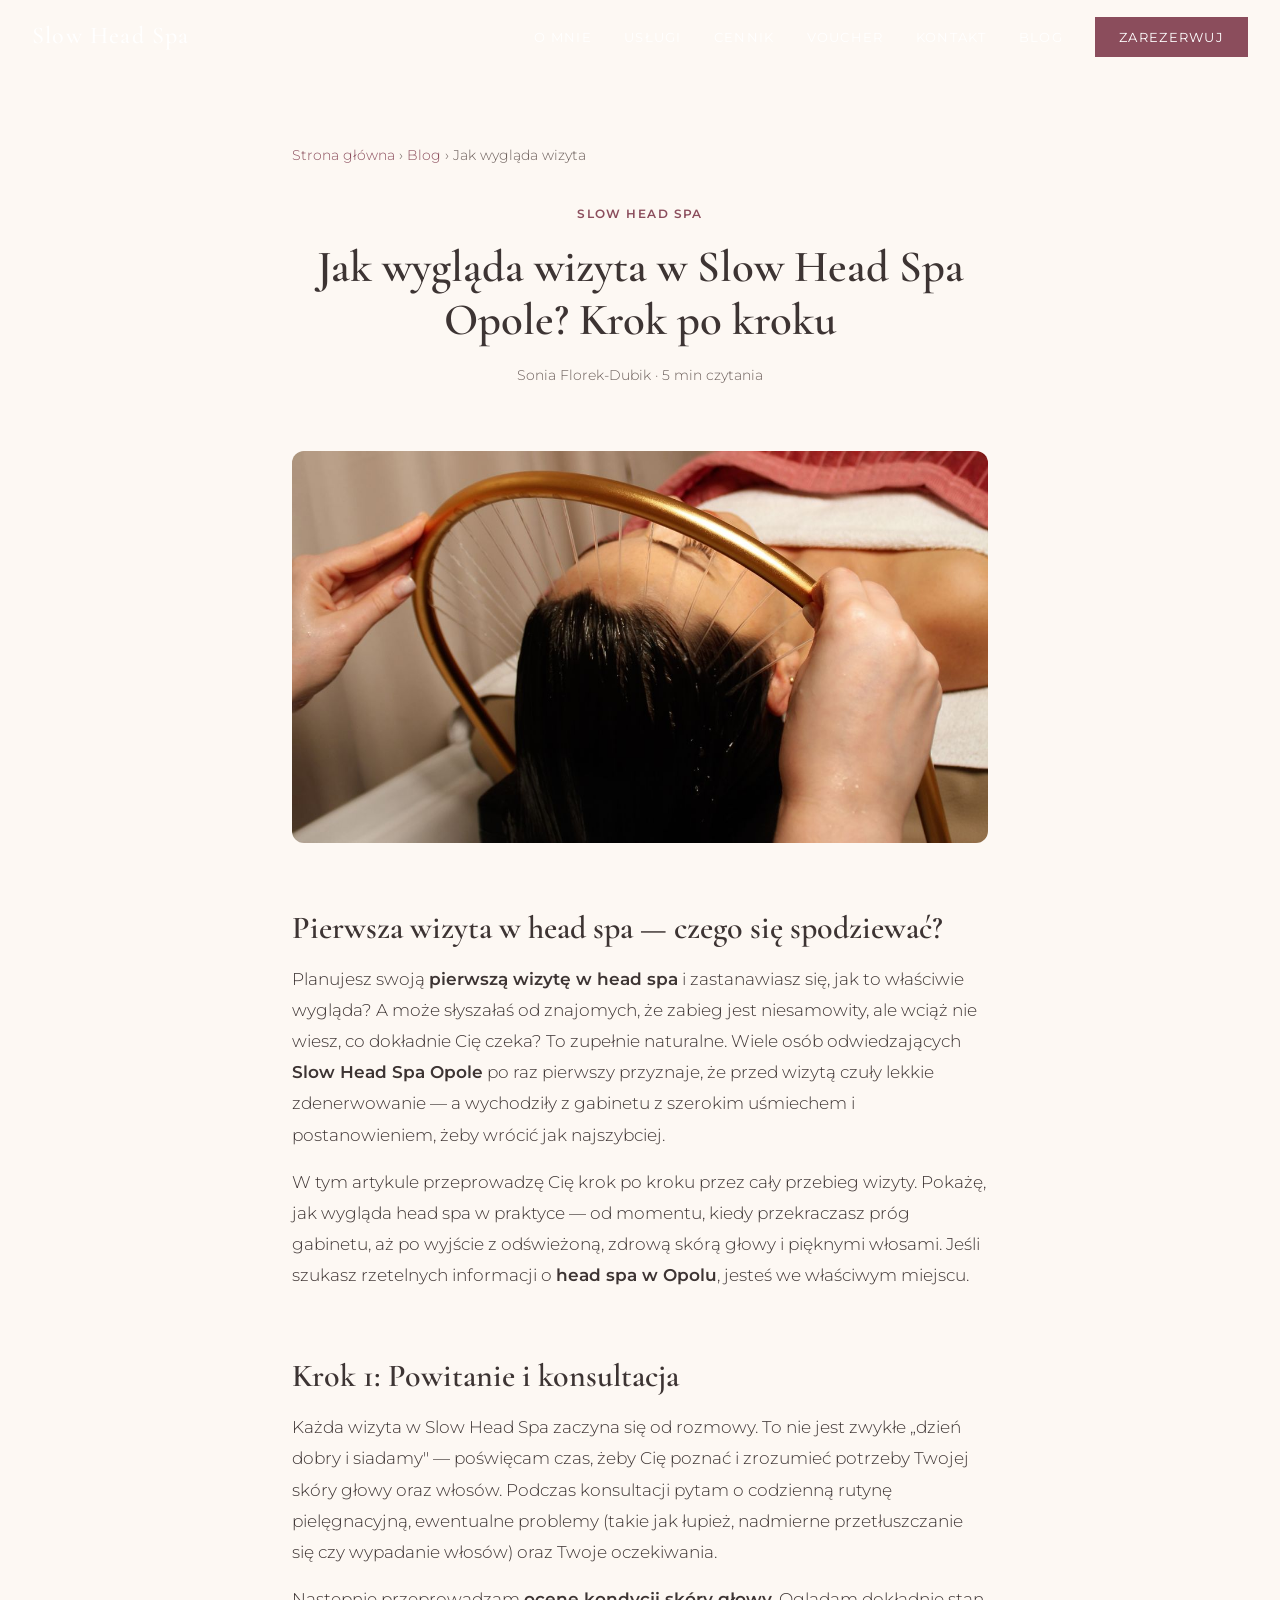
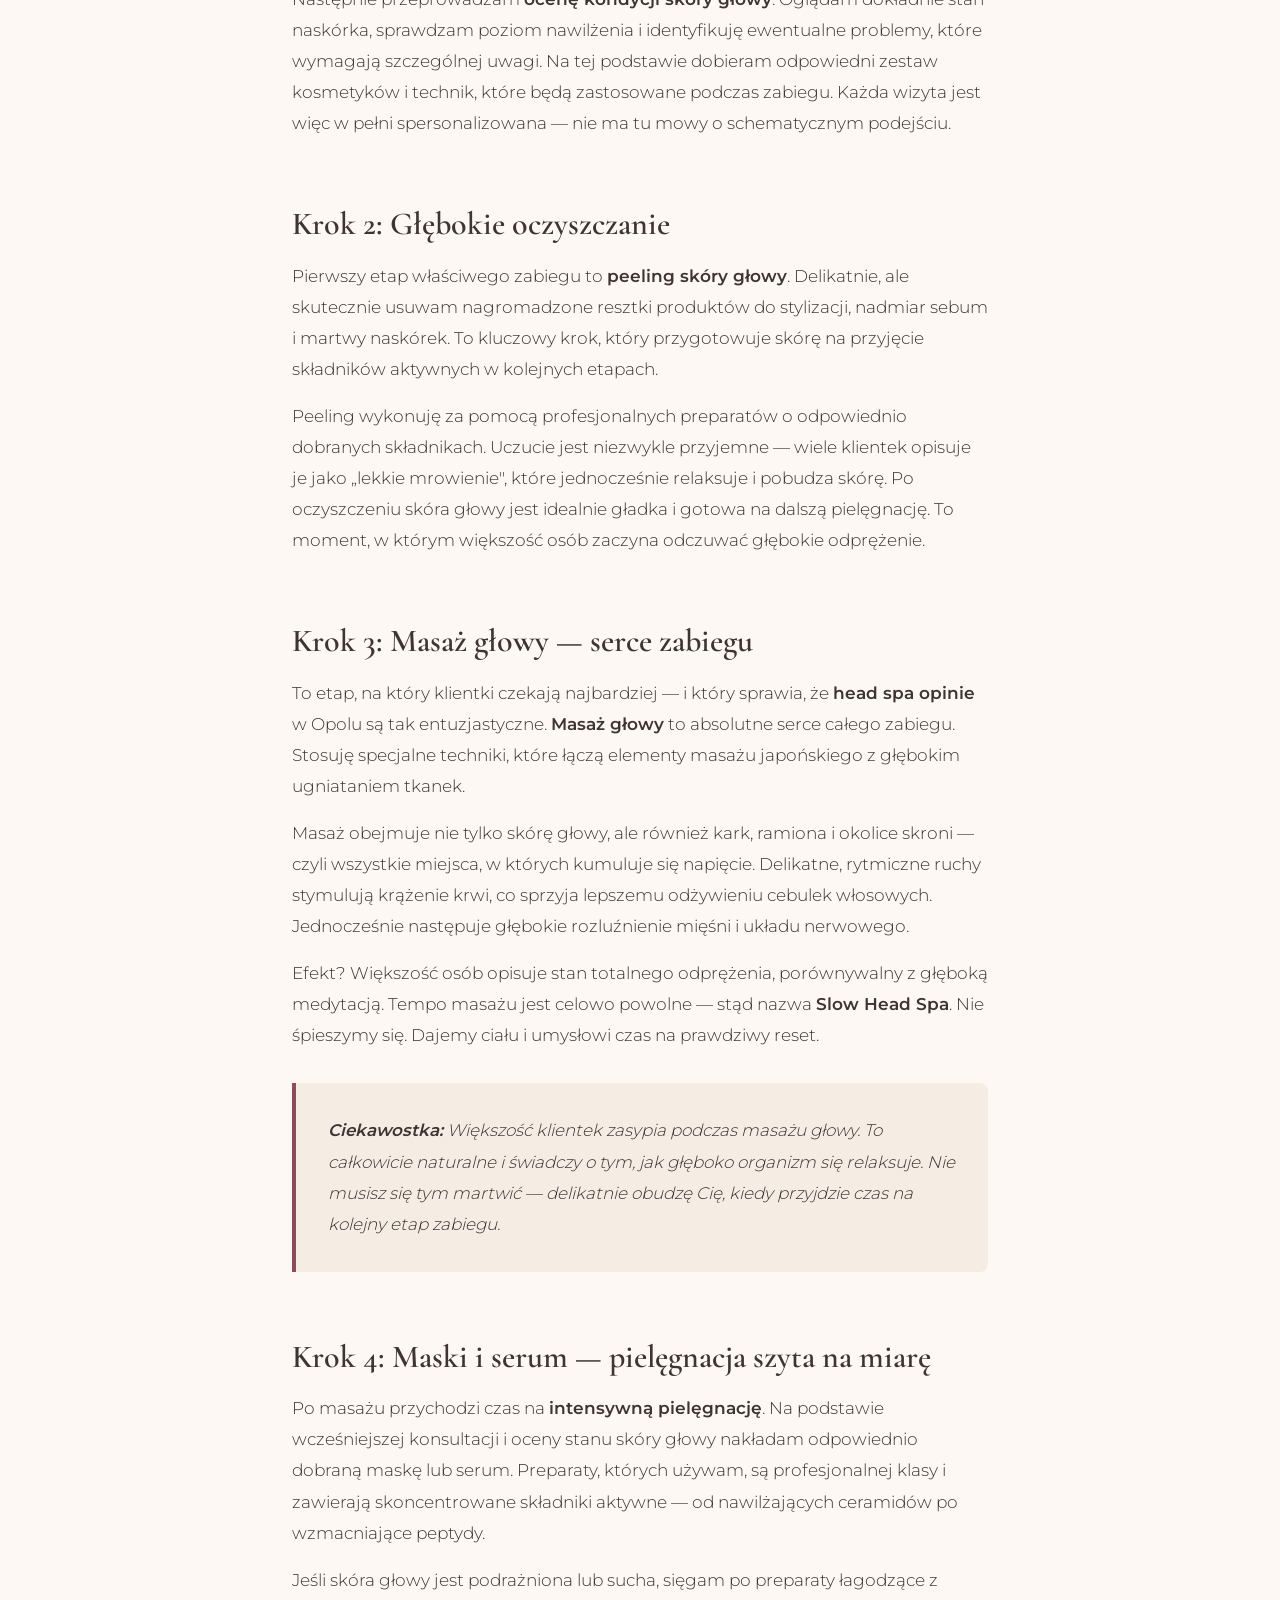
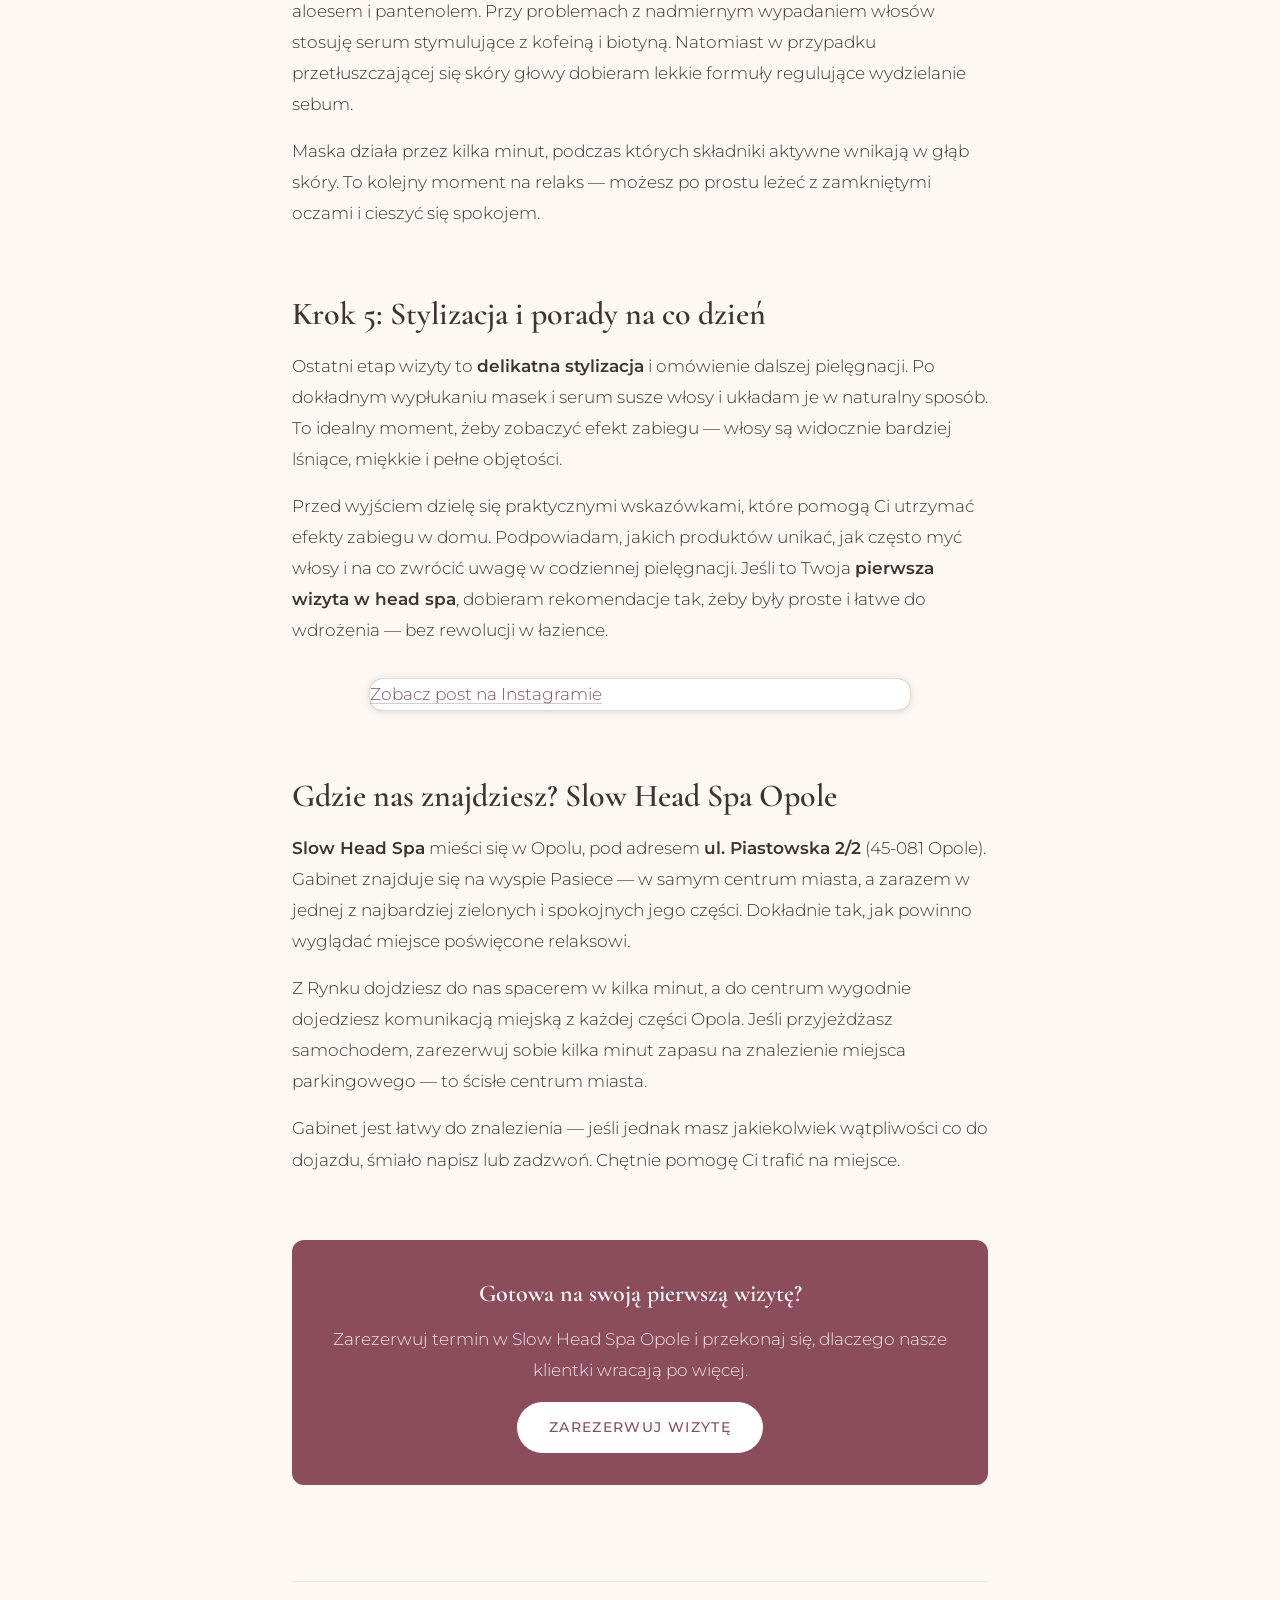
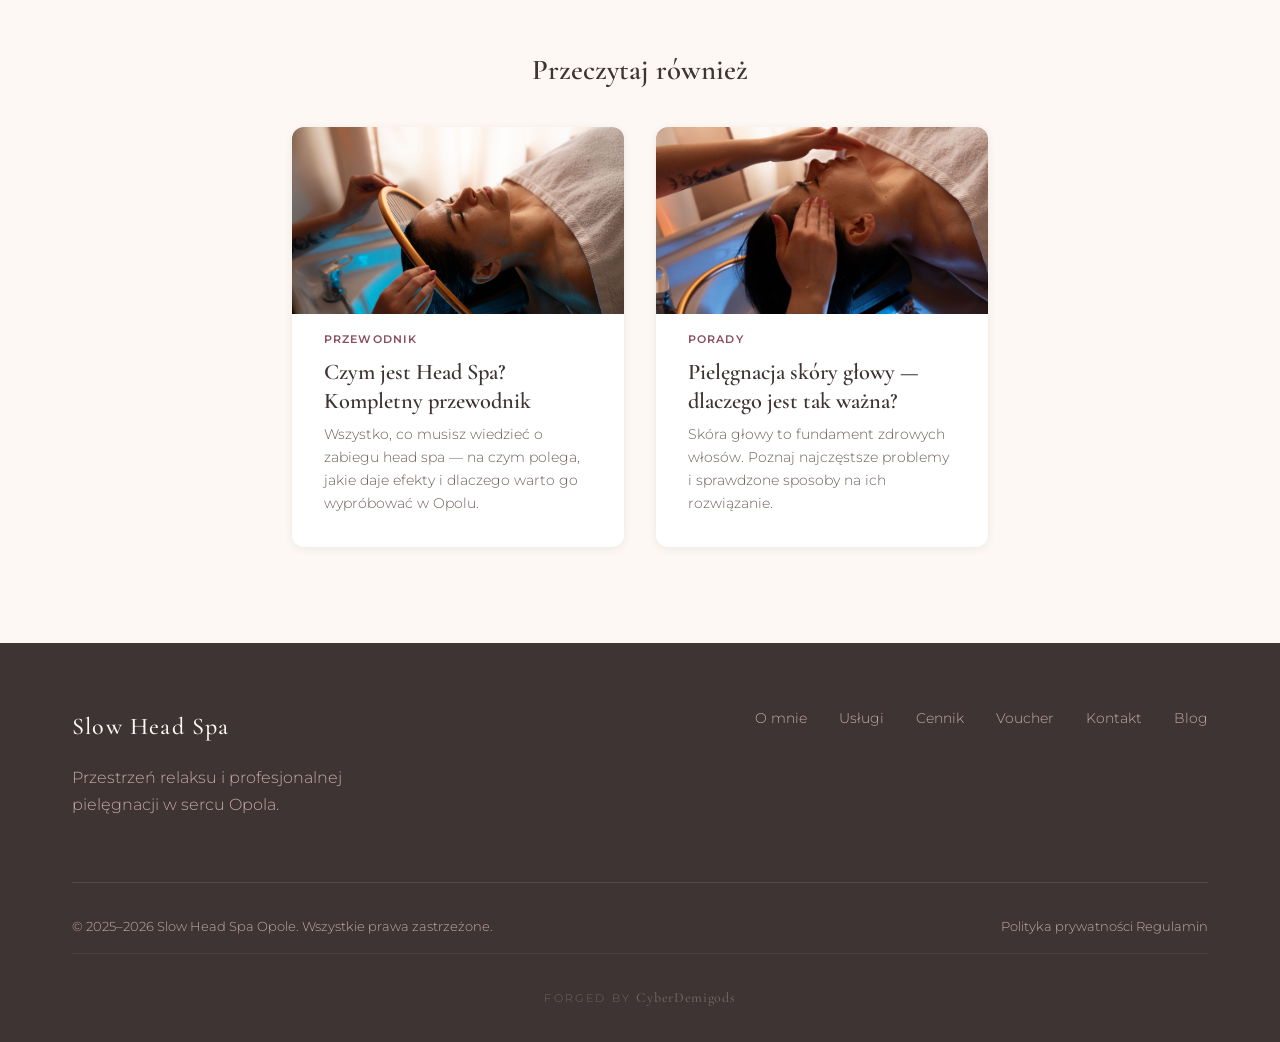
<file: blog/jak-wyglada-wizyta-head-spa-opole.html>
<!DOCTYPE html>
<html lang="pl">
<head>
    <meta charset="UTF-8">
    <meta name="viewport" content="width=device-width, initial-scale=1.0">
    <meta name="description" content="Jak wygląda wizyta w Slow Head Spa Opole? Krok po kroku opisujemy, czego spodziewać się na pierwszej wizycie — od konsultacji po pielęgnację i relaks.">
    <title>Jak wygląda wizyta w Slow Head Spa Opole? Krok po kroku</title>

    <meta property="og:type" content="article">
    <meta property="og:title" content="Jak wygląda wizyta w Slow Head Spa Opole? Krok po kroku">
    <meta property="og:description" content="Pierwsza wizyta w head spa? Sprawdź, jak wygląda zabieg krok po kroku — konsultacja, peeling, masaż głowy, maski i porady pielęgnacyjne.">
    <meta property="og:url" content="https://slowheadspa.pl/blog/jak-wyglada-wizyta-head-spa-opole">
    <meta property="og:image" content="https://slowheadspa.pl/images/head-spa-rytual-wide.jpg">
    <meta property="og:locale" content="pl_PL">
    <meta name="theme-color" content="#3D3433">

    <link rel="canonical" href="https://slowheadspa.pl/blog/jak-wyglada-wizyta-head-spa-opole">
    <link rel="icon" href="/favicon.ico" sizes="48x48">
    <link rel="icon" href="/favicon-96x96.png" type="image/png" sizes="96x96">
    <link rel="apple-touch-icon" href="/apple-touch-icon.png">
    <link rel="manifest" href="/site.webmanifest">

    <link rel="stylesheet" href="/css/fonts.css">
    <link rel="stylesheet" href="/css/style.css">
    <link rel="stylesheet" href="/css/blog.css">

    <script type="application/ld+json">
    {
        "@context": "https://schema.org",
        "@type": "Article",
        "headline": "Jak wygląda wizyta w Slow Head Spa Opole? Krok po kroku",
        "description": "Pierwsza wizyta w head spa? Sprawdź, jak wygląda zabieg krok po kroku — konsultacja, peeling, masaż głowy, maski i porady pielęgnacyjne.",
        "image": "https://slowheadspa.pl/images/head-spa-rytual-wide.jpg",
        "datePublished": "2026-03-22",
        "dateModified": "2026-09-26",
        "author": {
            "@type": "Person",
            "name": "Sonia Florek-Dubik"
        },
        "publisher": {
            "@type": "HealthAndBeautyBusiness",
            "name": "Slow Head Spa",
            "url": "https://slowheadspa.pl"
        },
        "mainEntityOfPage": {
            "@type": "WebPage",
            "@id": "https://slowheadspa.pl/blog/jak-wyglada-wizyta-head-spa-opole"
        },
        "keywords": ["slow head spa opole", "head spa opole opinie", "jak wygląda head spa", "head spa pierwsza wizyta"]
    }
    </script>
</head>
<body>
    <nav class="nav nav--scrolled" id="nav">
        <div class="nav__container">
            <a href="/" class="nav__logo">Slow Head Spa</a>
            <button class="nav__toggle" id="navToggle" aria-label="Menu">
                <span></span>
                <span></span>
                <span></span>
            </button>
            <ul class="nav__menu" id="navMenu">
                <li><a href="/#o-mnie" class="nav__link">O mnie</a></li>
                <li><a href="/#uslugi" class="nav__link">Usługi</a></li>
                <li><a href="/#cennik" class="nav__link">Cennik</a></li>
                <li><a href="/#voucher" class="nav__link">Voucher</a></li>
                <li><a href="/#kontakt" class="nav__link">Kontakt</a></li>
                <li><a href="/blog/" class="nav__link">Blog</a></li>
                <li><a href="https://booksy.com/pl-pl/280278_slow-head-spa-opole_inni_12930_opole" target="_blank" rel="noopener noreferrer" class="nav__link nav__link--cta">Zarezerwuj</a></li>
            </ul>
        </div>
    </nav>

    <main>
        <article class="article">
            <div class="article__container">

                <nav class="article__breadcrumb" aria-label="Breadcrumb">
                    <a href="/">Strona główna</a> &rsaquo; <a href="/blog/">Blog</a> &rsaquo; Jak wygląda wizyta
                </nav>

                <header class="article__header">
                    <span class="article__tag">Slow Head Spa</span>
                    <h1 class="article__title">Jak wygląda wizyta w Slow Head Spa Opole? Krok po kroku</h1>
                    <p class="article__meta">Sonia Florek-Dubik &middot; 5 min czytania</p>
                </header>

                <div class="article__hero-image">
                    <img src="/images/head-spa-rytual-wide.jpg" alt="Wizyta w Slow Head Spa Opole — zabieg head spa krok po kroku" width="1200" height="675">
                </div>

                <div class="article__content">

                    <h2>Pierwsza wizyta w head spa — czego się spodziewać?</h2>

                    <p>Planujesz swoją <strong>pierwszą wizytę w head spa</strong> i zastanawiasz się, jak to właściwie wygląda? A może słyszałaś od znajomych, że zabieg jest niesamowity, ale wciąż nie wiesz, co dokładnie Cię czeka? To zupełnie naturalne. Wiele osób odwiedzających <strong>Slow Head Spa Opole</strong> po raz pierwszy przyznaje, że przed wizytą czuły lekkie zdenerwowanie — a wychodziły z gabinetu z szerokim uśmiechem i postanowieniem, żeby wrócić jak najszybciej.</p>

                    <p>W tym artykule przeprowadzę Cię krok po kroku przez cały przebieg wizyty. Pokażę, jak wygląda head spa w praktyce — od momentu, kiedy przekraczasz próg gabinetu, aż po wyjście z odświeżoną, zdrową skórą głowy i pięknymi włosami. Jeśli szukasz rzetelnych informacji o <strong>head spa w Opolu</strong>, jesteś we właściwym miejscu.</p>

                    <h2>Krok 1: Powitanie i konsultacja</h2>

                    <p>Każda wizyta w Slow Head Spa zaczyna się od rozmowy. To nie jest zwykłe „dzień dobry i siadamy" — poświęcam czas, żeby Cię poznać i zrozumieć potrzeby Twojej skóry głowy oraz włosów. Podczas konsultacji pytam o codzienną rutynę pielęgnacyjną, ewentualne problemy (takie jak łupież, nadmierne przetłuszczanie się czy wypadanie włosów) oraz Twoje oczekiwania.</p>

                    <p>Następnie przeprowadzam <strong>ocenę kondycji skóry głowy</strong>. Oglądam dokładnie stan naskórka, sprawdzam poziom nawilżenia i identyfikuję ewentualne problemy, które wymagają szczególnej uwagi. Na tej podstawie dobieram odpowiedni zestaw kosmetyków i technik, które będą zastosowane podczas zabiegu. Każda wizyta jest więc w pełni spersonalizowana — nie ma tu mowy o schematycznym podejściu.</p>

                    <h2>Krok 2: Głębokie oczyszczanie</h2>

                    <p>Pierwszy etap właściwego zabiegu to <strong>peeling skóry głowy</strong>. Delikatnie, ale skutecznie usuwam nagromadzone resztki produktów do stylizacji, nadmiar sebum i martwy naskórek. To kluczowy krok, który przygotowuje skórę na przyjęcie składników aktywnych w kolejnych etapach.</p>

                    <p>Peeling wykonuję za pomocą profesjonalnych preparatów o odpowiednio dobranych składnikach. Uczucie jest niezwykle przyjemne — wiele klientek opisuje je jako „lekkie mrowienie", które jednocześnie relaksuje i pobudza skórę. Po oczyszczeniu skóra głowy jest idealnie gładka i gotowa na dalszą pielęgnację. To moment, w którym większość osób zaczyna odczuwać głębokie odprężenie.</p>

                    <h2>Krok 3: Masaż głowy — serce zabiegu</h2>

                    <p>To etap, na który klientki czekają najbardziej — i który sprawia, że <strong>head spa opinie</strong> w Opolu są tak entuzjastyczne. <strong>Masaż głowy</strong> to absolutne serce całego zabiegu. Stosuję specjalne techniki, które łączą elementy masażu japońskiego z głębokim ugniataniem tkanek.</p>

                    <p>Masaż obejmuje nie tylko skórę głowy, ale również kark, ramiona i okolice skroni — czyli wszystkie miejsca, w których kumuluje się napięcie. Delikatne, rytmiczne ruchy stymulują krążenie krwi, co sprzyja lepszemu odżywieniu cebulek włosowych. Jednocześnie następuje głębokie rozluźnienie mięśni i układu nerwowego.</p>

                    <p>Efekt? Większość osób opisuje stan totalnego odprężenia, porównywalny z głęboką medytacją. Tempo masażu jest celowo powolne — stąd nazwa <strong>Slow Head Spa</strong>. Nie śpieszymy się. Dajemy ciału i umysłowi czas na prawdziwy reset.</p>

                    <div class="article__highlight">
                        <p><strong>Ciekawostka:</strong> Większość klientek zasypia podczas masażu głowy. To całkowicie naturalne i świadczy o tym, jak głęboko organizm się relaksuje. Nie musisz się tym martwić — delikatnie obudzę Cię, kiedy przyjdzie czas na kolejny etap zabiegu.</p>
                    </div>

                    <h2>Krok 4: Maski i serum — pielęgnacja szyta na miarę</h2>

                    <p>Po masażu przychodzi czas na <strong>intensywną pielęgnację</strong>. Na podstawie wcześniejszej konsultacji i oceny stanu skóry głowy nakładam odpowiednio dobraną maskę lub serum. Preparaty, których używam, są profesjonalnej klasy i zawierają skoncentrowane składniki aktywne — od nawilżających ceramidów po wzmacniające peptydy.</p>

                    <p>Jeśli skóra głowy jest podrażniona lub sucha, sięgam po preparaty łagodzące z aloesem i pantenolem. Przy problemach z nadmiernym wypadaniem włosów stosuję serum stymulujące z kofeiną i biotyną. Natomiast w przypadku przetłuszczającej się skóry głowy dobieram lekkie formuły regulujące wydzielanie sebum.</p>

                    <p>Maska działa przez kilka minut, podczas których składniki aktywne wnikają w głąb skóry. To kolejny moment na relaks — możesz po prostu leżeć z zamkniętymi oczami i cieszyć się spokojem.</p>

                    <h2>Krok 5: Stylizacja i porady na co dzień</h2>

                    <p>Ostatni etap wizyty to <strong>delikatna stylizacja</strong> i omówienie dalszej pielęgnacji. Po dokładnym wypłukaniu masek i serum susze włosy i układam je w naturalny sposób. To idealny moment, żeby zobaczyć efekt zabiegu — włosy są widocznie bardziej lśniące, miękkie i pełne objętości.</p>

                    <p>Przed wyjściem dzielę się praktycznymi wskazówkami, które pomogą Ci utrzymać efekty zabiegu w domu. Podpowiadam, jakich produktów unikać, jak często myć włosy i na co zwrócić uwagę w codziennej pielęgnacji. Jeśli to Twoja <strong>pierwsza wizyta w head spa</strong>, dobieram rekomendacje tak, żeby były proste i łatwe do wdrożenia — bez rewolucji w łazience.</p>

                    <div class="article__instagram">
                        <blockquote class="instagram-media" data-instgrm-captioned data-instgrm-permalink="https://www.instagram.com/p/DVLC3zVjDAO/" data-instgrm-version="14" style="background:#FFF; border:0; border-radius:12px; box-shadow:0 0 1px 0 rgba(0,0,0,0.5),0 1px 10px 0 rgba(0,0,0,0.15); margin:1px; max-width:540px; min-width:326px; padding:0; width:calc(100% - 2px);">
                            <a href="https://www.instagram.com/p/DVLC3zVjDAO/" target="_blank" rel="noopener noreferrer">Zobacz post na Instagramie</a>
                        </blockquote>
                        <script async src="//www.instagram.com/embed.js"></script>
                    </div>

                    <h2>Gdzie nas znajdziesz? Slow Head Spa Opole</h2>

                    <p><strong>Slow Head Spa</strong> mieści się w Opolu, pod adresem <strong>ul. Piastowska 2/2</strong> (45-081 Opole). Gabinet znajduje się na wyspie Pasiece — w samym centrum miasta, a zarazem w jednej z najbardziej zielonych i spokojnych jego części. Dokładnie tak, jak powinno wyglądać miejsce poświęcone relaksowi.</p>

                    <p>Z Rynku dojdziesz do nas spacerem w kilka minut, a do centrum wygodnie dojedziesz komunikacją miejską z każdej części Opola. Jeśli przyjeżdżasz samochodem, zarezerwuj sobie kilka minut zapasu na znalezienie miejsca parkingowego — to ścisłe centrum miasta.</p>

                    <p>Gabinet jest łatwy do znalezienia — jeśli jednak masz jakiekolwiek wątpliwości co do dojazdu, śmiało napisz lub zadzwoń. Chętnie pomogę Ci trafić na miejsce.</p>

                    <div class="article__cta">
                        <h3>Gotowa na swoją pierwszą wizytę?</h3>
                        <p>Zarezerwuj termin w Slow Head Spa Opole i przekonaj się, dlaczego nasze klientki wracają po więcej.</p>
                        <a href="https://booksy.com/pl-pl/280278_slow-head-spa-opole_inni_12930_opole" target="_blank" rel="noopener noreferrer" class="btn">Zarezerwuj wizytę</a>
                    </div>

                </div>

                <aside class="article__related">
                    <h2>Przeczytaj również</h2>
                    <div class="article__related-grid">

                        <a href="/blog/czym-jest-head-spa" class="blog-card">
                            <div class="blog-card__image">
                                <img src="/images/headspa5.jpeg" alt="Zabieg Head Spa w Opolu" loading="lazy">
                            </div>
                            <div class="blog-card__content">
                                <span class="blog-card__tag">Przewodnik</span>
                                <h3 class="blog-card__title">Czym jest Head Spa? Kompletny przewodnik</h3>
                                <p class="blog-card__excerpt">Wszystko, co musisz wiedzieć o zabiegu head spa — na czym polega, jakie daje efekty i dlaczego warto go wypróbować w Opolu.</p>
                            </div>
                        </a>

                        <a href="/blog/pielegnacja-skory-glowy" class="blog-card">
                            <div class="blog-card__image">
                                <img src="/images/headspa4.jpeg" alt="Pielęgnacja skóry głowy" loading="lazy">
                            </div>
                            <div class="blog-card__content">
                                <span class="blog-card__tag">Porady</span>
                                <h3 class="blog-card__title">Pielęgnacja skóry głowy — dlaczego jest tak ważna?</h3>
                                <p class="blog-card__excerpt">Skóra głowy to fundament zdrowych włosów. Poznaj najczęstsze problemy i sprawdzone sposoby na ich rozwiązanie.</p>
                            </div>
                        </a>

                    </div>
                </aside>

            </div>
        </article>
    </main>

    <footer class="footer">
        <div class="container">
            <div class="footer__content">
                <div class="footer__brand">
                    <span class="footer__logo">Slow Head Spa</span>
                    <p>Przestrzeń relaksu i profesjonalnej pielęgnacji w sercu Opola.</p>
                </div>
                <div class="footer__links">
                    <a href="/#o-mnie">O mnie</a>
                    <a href="/#uslugi">Usługi</a>
                    <a href="/#cennik">Cennik</a>
                    <a href="/#voucher">Voucher</a>
                    <a href="/#kontakt">Kontakt</a>
                    <a href="/blog/">Blog</a>
                </div>
            </div>
            <div class="footer__bottom">
                <p>&copy; 2025–2026 Slow Head Spa Opole. Wszystkie prawa zastrzeżone.</p>
                <div class="footer__legal-links">
                    <a href="/polityka-prywatnosci">Polityka prywatności</a>
                    <a href="/regulamin">Regulamin</a>
                </div>
            </div>
            <div class="footer__credit">
                <p>Forged by <a href="https://cyberdemigods.com" target="_blank" rel="noopener noreferrer"><span style="font-family:var(--font-heading);font-size:0.875rem;letter-spacing:0.05em;text-transform:none">CyberDemigods</span></a></p>
            </div>
        </div>
    </footer>

    <script src="/js/main.js"></script>
</body>
</html>
</file>
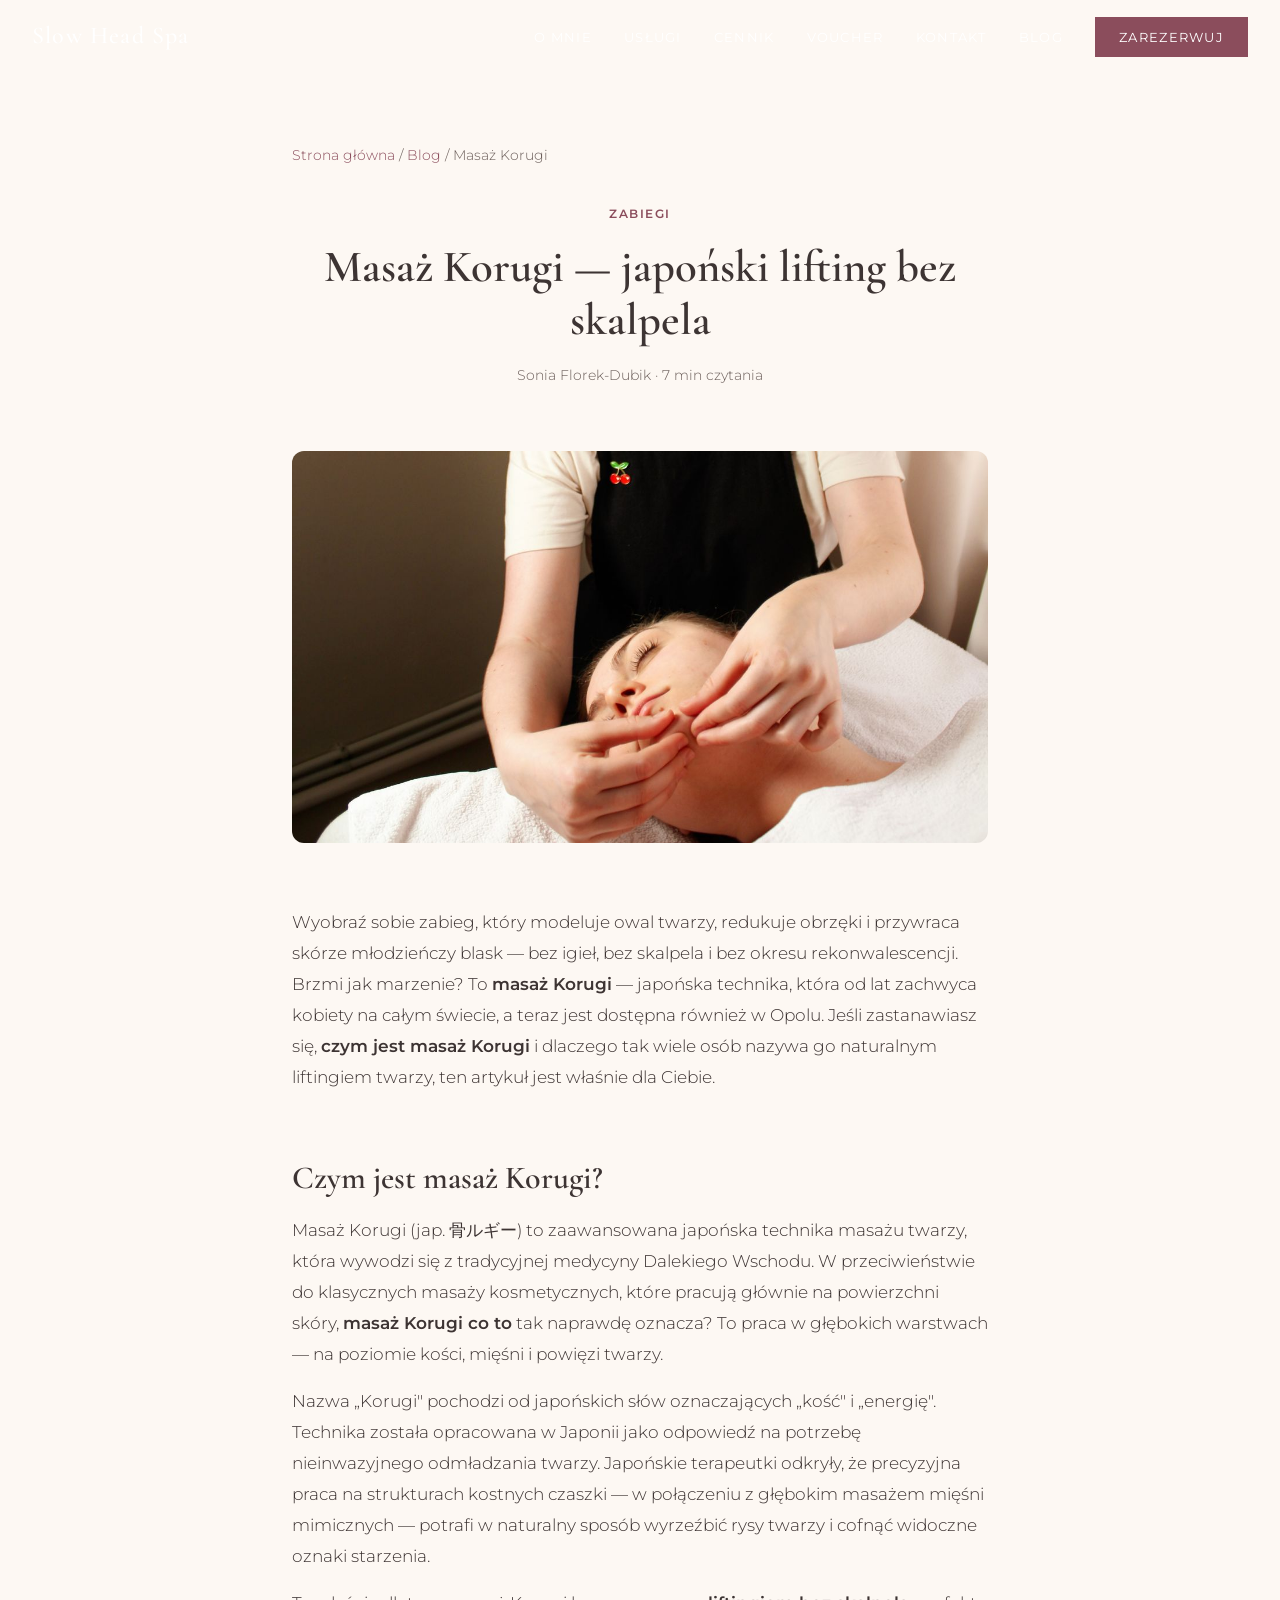
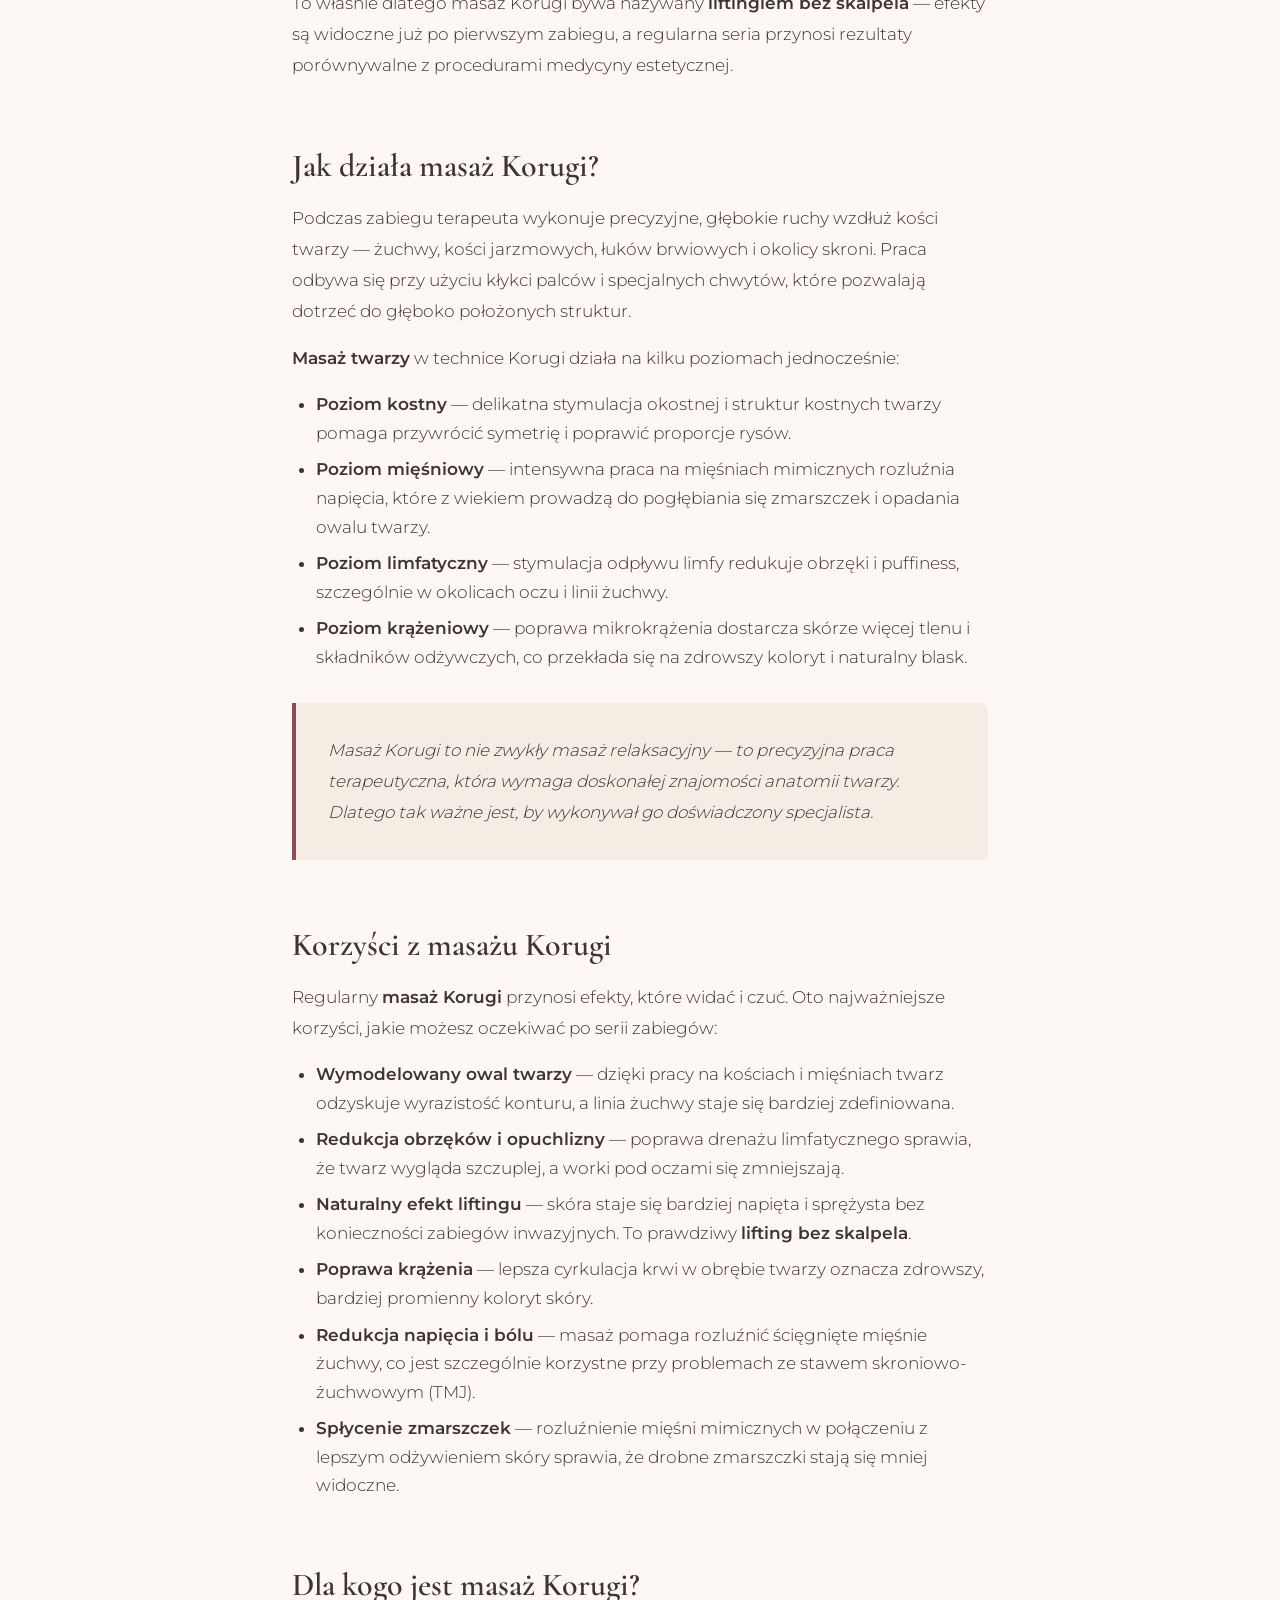
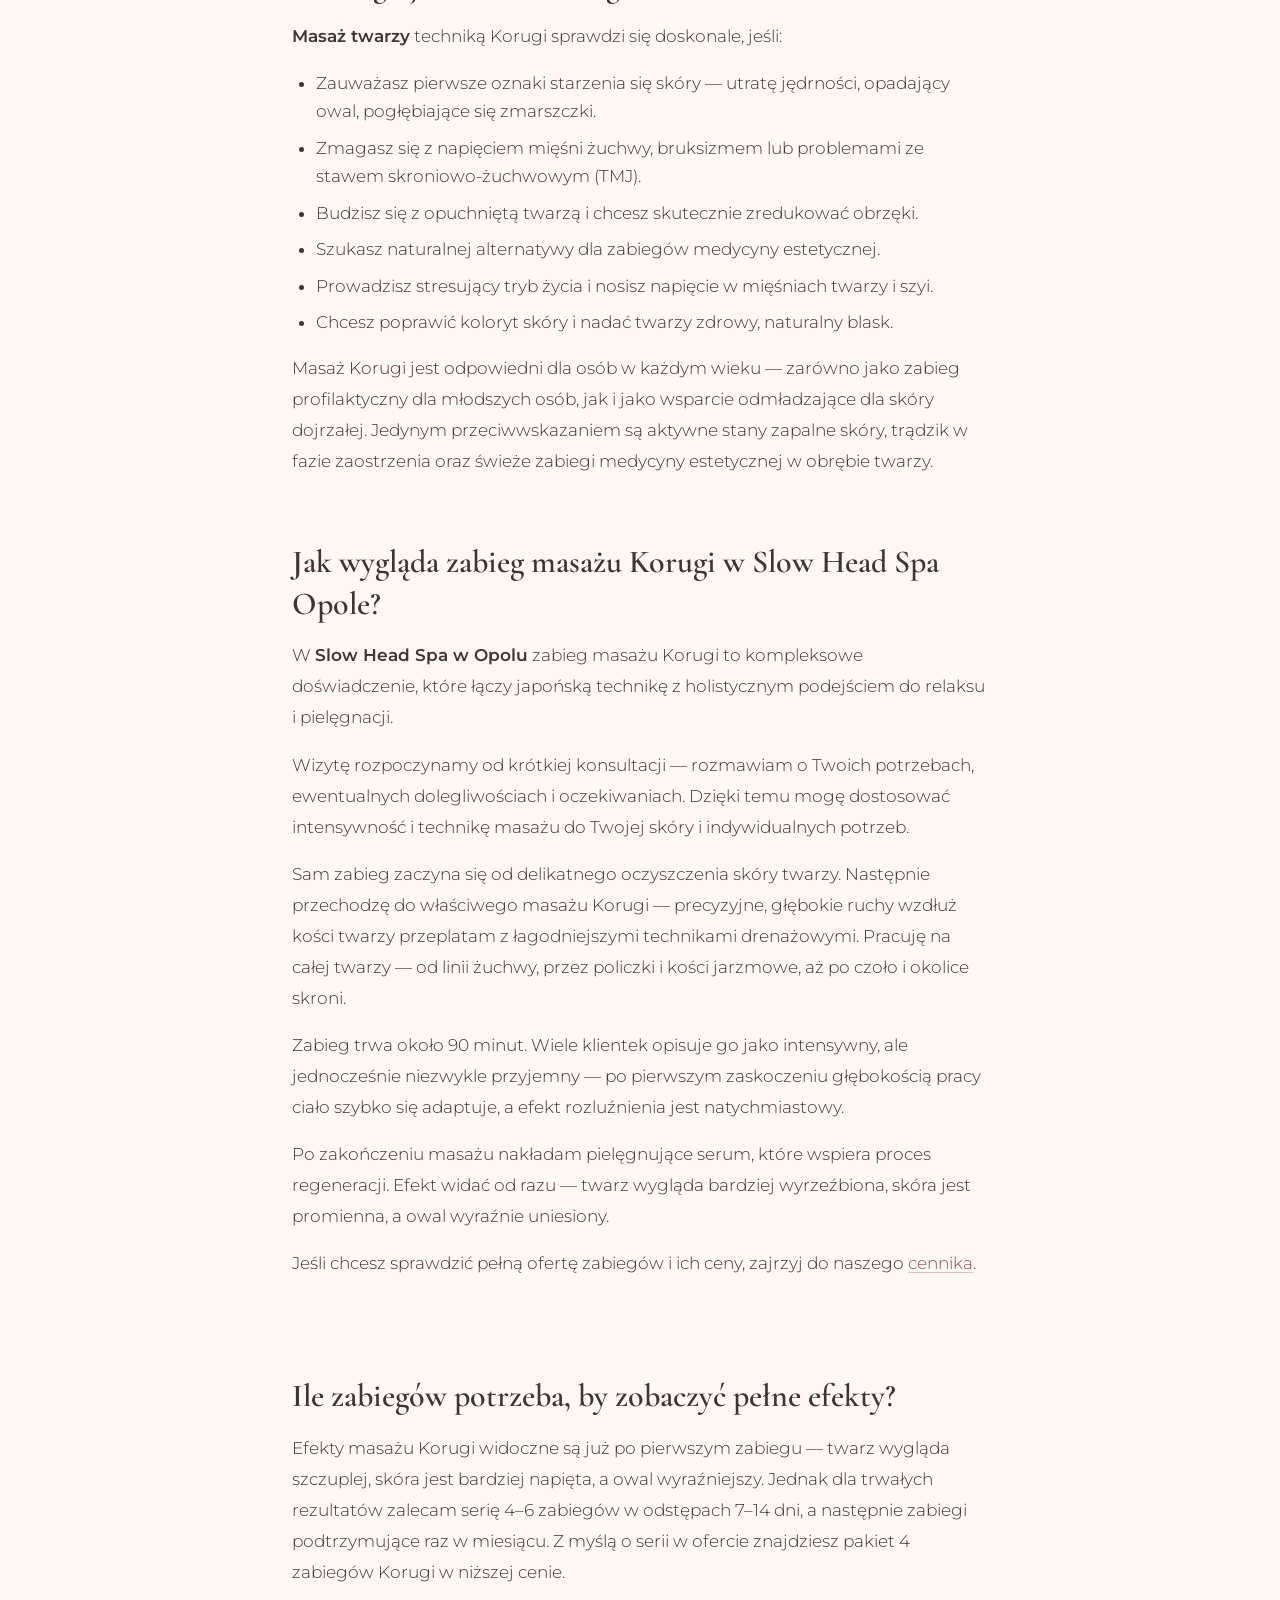
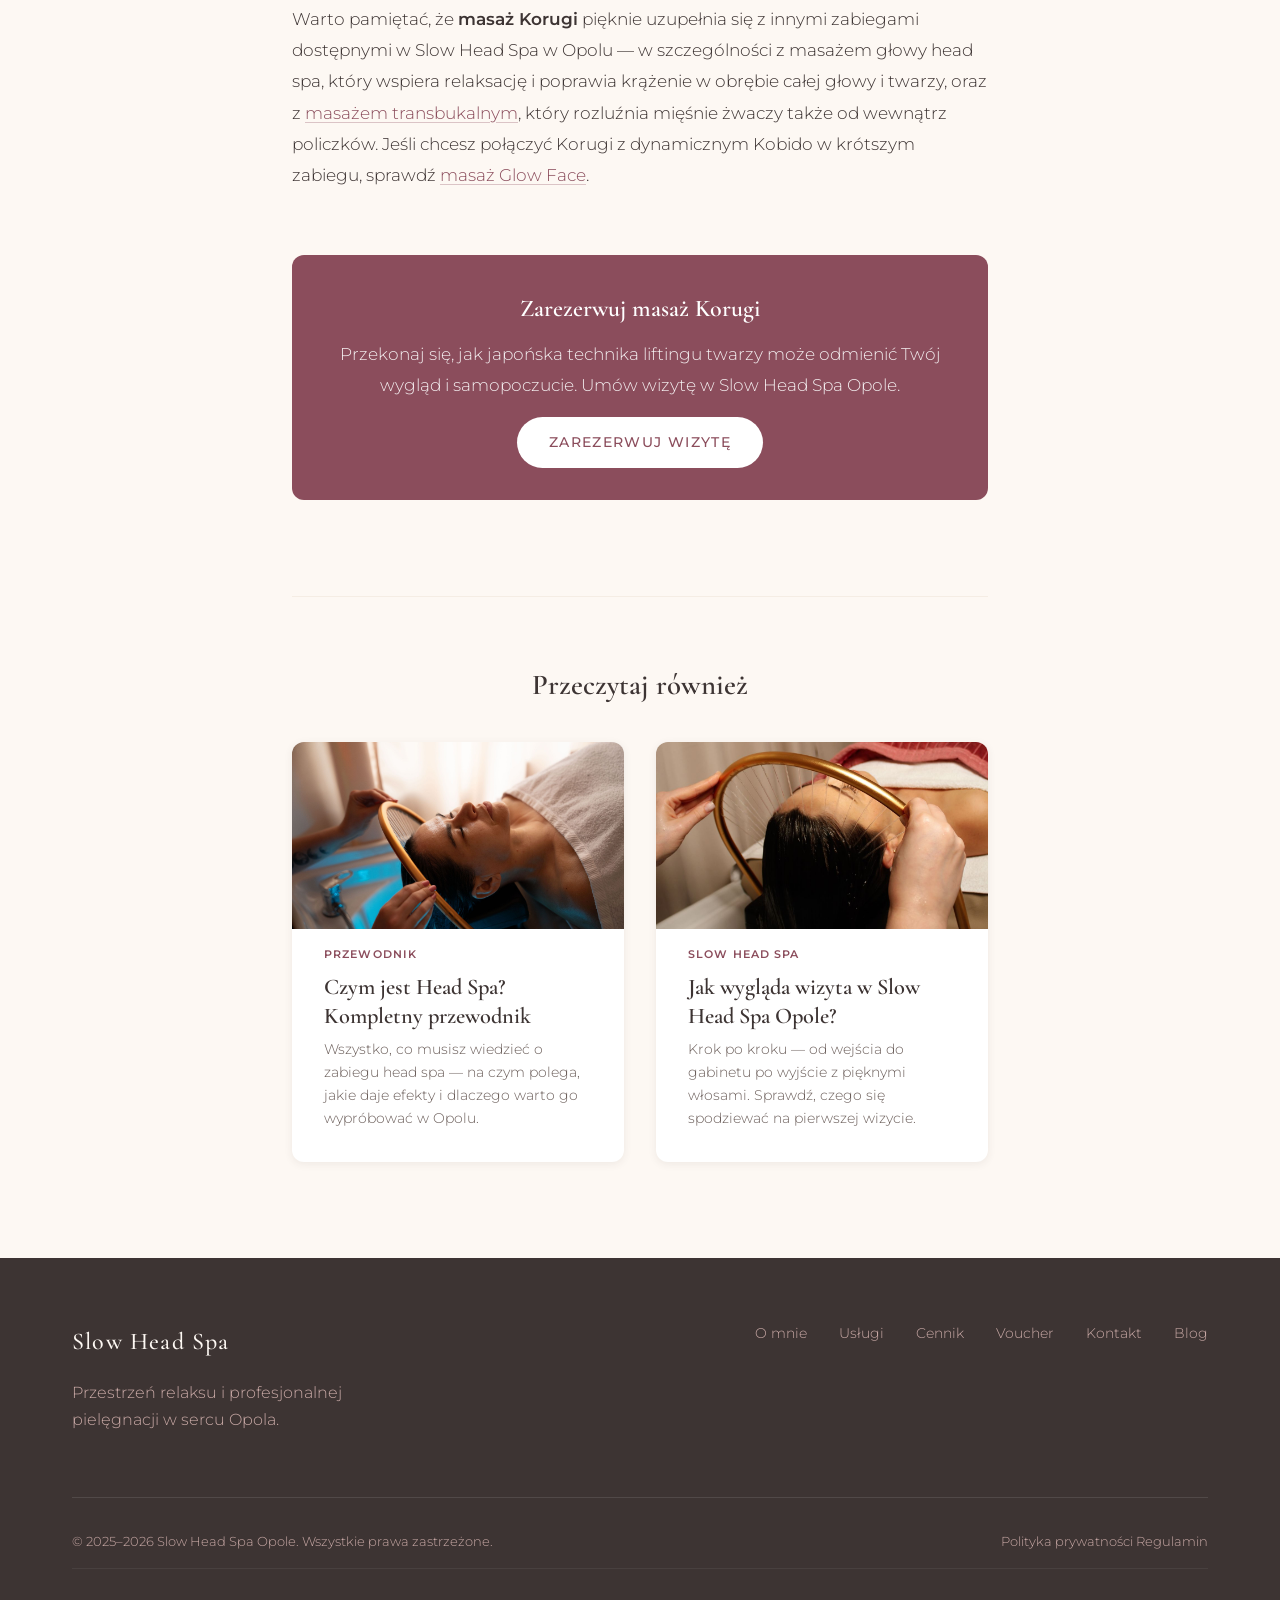
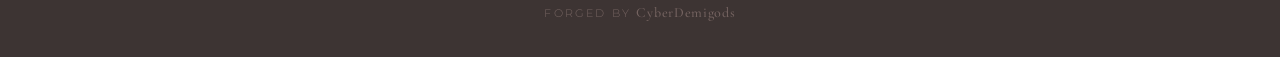
<file: blog/masaz-korugi-japonski-lifting.html>
<!DOCTYPE html>
<html lang="pl">
<head>
    <meta charset="UTF-8">
    <meta name="viewport" content="width=device-width, initial-scale=1.0">
    <meta name="description" content="Masaż Korugi to japońska technika liftingu twarzy bez skalpela. Dowiedz się, czym jest masaż Korugi, jak działa i gdzie wykonasz go w Opolu.">
    <meta name="keywords" content="masaż korugi opole, masaż twarzy opole, lifting bez skalpela, masaż korugi co to, korugi opole">
    <title>Masaż Korugi — japoński lifting bez skalpela | Slow Head Spa Opole</title>

    <meta property="og:type" content="article">
    <meta property="og:title" content="Masaż Korugi — japoński lifting bez skalpela">
    <meta property="og:description" content="Japońska technika modelowania twarzy, która redukuje obrzęki i napięcie. Sprawdź, czym jest masaż Korugi i dla kogo jest idealny.">
    <meta property="og:url" content="https://slowheadspa.pl/blog/masaz-korugi-japonski-lifting">
    <meta property="og:image" content="https://slowheadspa.pl/images/masaz-twarzy-wide.jpg">
    <meta property="og:locale" content="pl_PL">
    <meta property="article:author" content="Sonia Florek-Dubik">
    <meta property="article:published_time" content="2026-03-22">
    <meta name="theme-color" content="#3D3433">

    <link rel="canonical" href="https://slowheadspa.pl/blog/masaz-korugi-japonski-lifting">
    <link rel="icon" href="/favicon.ico" sizes="48x48">
    <link rel="icon" href="/favicon-96x96.png" type="image/png" sizes="96x96">
    <link rel="apple-touch-icon" href="/apple-touch-icon.png">
    <link rel="manifest" href="/site.webmanifest">

    <link rel="stylesheet" href="/css/fonts.css">
    <link rel="stylesheet" href="/css/style.css">
    <link rel="stylesheet" href="/css/blog.css">

    <script type="application/ld+json">
    {
        "@context": "https://schema.org",
        "@type": "BlogPosting",
        "headline": "Masaż Korugi — japoński lifting bez skalpela",
        "description": "Japońska technika modelowania twarzy, która redukuje obrzęki i napięcie. Sprawdź, czym jest masaż Korugi i dla kogo jest idealny.",
        "image": "https://slowheadspa.pl/images/masaz-twarzy-wide.jpg",
        "url": "https://slowheadspa.pl/blog/masaz-korugi-japonski-lifting",
        "datePublished": "2026-03-22",
        "dateModified": "2026-10-04",
        "author": {
            "@type": "Person",
            "name": "Sonia Florek-Dubik"
        },
        "publisher": {
            "@type": "HealthAndBeautyBusiness",
            "name": "Slow Head Spa",
            "url": "https://slowheadspa.pl"
        },
        "mainEntityOfPage": {
            "@type": "WebPage",
            "@id": "https://slowheadspa.pl/blog/masaz-korugi-japonski-lifting"
        }
    }
    </script>

    <script type="application/ld+json">
    {
        "@context": "https://schema.org",
        "@type": "BreadcrumbList",
        "itemListElement": [
            {
                "@type": "ListItem",
                "position": 1,
                "name": "Strona główna",
                "item": "https://slowheadspa.pl/"
            },
            {
                "@type": "ListItem",
                "position": 2,
                "name": "Blog",
                "item": "https://slowheadspa.pl/blog/"
            },
            {
                "@type": "ListItem",
                "position": 3,
                "name": "Masaż Korugi"
            }
        ]
    }
    </script>
</head>
<body>
    <nav class="nav nav--scrolled" id="nav">
        <div class="nav__container">
            <a href="/" class="nav__logo">Slow Head Spa</a>
            <button class="nav__toggle" id="navToggle" aria-label="Menu">
                <span></span>
                <span></span>
                <span></span>
            </button>
            <ul class="nav__menu" id="navMenu">
                <li><a href="/#o-mnie" class="nav__link">O mnie</a></li>
                <li><a href="/#uslugi" class="nav__link">Usługi</a></li>
                <li><a href="/#cennik" class="nav__link">Cennik</a></li>
                <li><a href="/#voucher" class="nav__link">Voucher</a></li>
                <li><a href="/#kontakt" class="nav__link">Kontakt</a></li>
                <li><a href="/blog/" class="nav__link">Blog</a></li>
                <li><a href="https://booksy.com/pl-pl/280278_slow-head-spa-opole_inni_12930_opole" target="_blank" rel="noopener noreferrer" class="nav__link nav__link--cta">Zarezerwuj</a></li>
            </ul>
        </div>
    </nav>

    <main>
        <article class="article">
            <div class="article__container">

                <nav class="article__breadcrumb" aria-label="Breadcrumb">
                    <a href="/">Strona główna</a> / <a href="/blog/">Blog</a> / Masaż Korugi
                </nav>

                <header class="article__header">
                    <span class="article__tag">Zabiegi</span>
                    <h1 class="article__title">Masaż Korugi — japoński lifting bez skalpela</h1>
                    <p class="article__meta">Sonia Florek-Dubik · 7 min czytania</p>
                </header>

                <div class="article__hero-image">
                    <img src="/images/masaz-twarzy-wide.jpg" alt="Masaż Korugi — japoński lifting twarzy w Slow Head Spa Opole" width="1200" height="675">
                </div>

                <div class="article__content">

                    <p>Wyobraź sobie zabieg, który modeluje owal twarzy, redukuje obrzęki i przywraca skórze młodzieńczy blask — bez igieł, bez skalpela i bez okresu rekonwalescencji. Brzmi jak marzenie? To <strong>masaż Korugi</strong> — japońska technika, która od lat zachwyca kobiety na całym świecie, a teraz jest dostępna również w Opolu. Jeśli zastanawiasz się, <strong>czym jest masaż Korugi</strong> i dlaczego tak wiele osób nazywa go naturalnym liftingiem twarzy, ten artykuł jest właśnie dla Ciebie.</p>

                    <h2>Czym jest masaż Korugi?</h2>

                    <p>Masaż Korugi (jap. 骨ルギー) to zaawansowana japońska technika masażu twarzy, która wywodzi się z tradycyjnej medycyny Dalekiego Wschodu. W przeciwieństwie do klasycznych masaży kosmetycznych, które pracują głównie na powierzchni skóry, <strong>masaż Korugi co to</strong> tak naprawdę oznacza? To praca w głębokich warstwach — na poziomie kości, mięśni i powięzi twarzy.</p>

                    <p>Nazwa „Korugi" pochodzi od japońskich słów oznaczających „kość" i „energię". Technika została opracowana w Japonii jako odpowiedź na potrzebę nieinwazyjnego odmładzania twarzy. Japońskie terapeutki odkryły, że precyzyjna praca na strukturach kostnych czaszki — w połączeniu z głębokim masażem mięśni mimicznych — potrafi w naturalny sposób wyrzeźbić rysy twarzy i cofnąć widoczne oznaki starzenia.</p>

                    <p>To właśnie dlatego masaż Korugi bywa nazywany <strong>liftingiem bez skalpela</strong> — efekty są widoczne już po pierwszym zabiegu, a regularna seria przynosi rezultaty porównywalne z procedurami medycyny estetycznej.</p>

                    <h2>Jak działa masaż Korugi?</h2>

                    <p>Podczas zabiegu terapeuta wykonuje precyzyjne, głębokie ruchy wzdłuż kości twarzy — żuchwy, kości jarzmowych, łuków brwiowych i okolicy skroni. Praca odbywa się przy użyciu kłykci palców i specjalnych chwytów, które pozwalają dotrzeć do głęboko położonych struktur.</p>

                    <p><strong>Masaż twarzy</strong> w technice Korugi działa na kilku poziomach jednocześnie:</p>

                    <ul>
                        <li><strong>Poziom kostny</strong> — delikatna stymulacja okostnej i struktur kostnych twarzy pomaga przywrócić symetrię i poprawić proporcje rysów.</li>
                        <li><strong>Poziom mięśniowy</strong> — intensywna praca na mięśniach mimicznych rozluźnia napięcia, które z wiekiem prowadzą do pogłębiania się zmarszczek i opadania owalu twarzy.</li>
                        <li><strong>Poziom limfatyczny</strong> — stymulacja odpływu limfy redukuje obrzęki i puffiness, szczególnie w okolicach oczu i linii żuchwy.</li>
                        <li><strong>Poziom krążeniowy</strong> — poprawa mikrokrążenia dostarcza skórze więcej tlenu i składników odżywczych, co przekłada się na zdrowszy koloryt i naturalny blask.</li>
                    </ul>

                    <blockquote class="article__highlight">
                        <p>Masaż Korugi to nie zwykły masaż relaksacyjny — to precyzyjna praca terapeutyczna, która wymaga doskonałej znajomości anatomii twarzy. Dlatego tak ważne jest, by wykonywał go doświadczony specjalista.</p>
                    </blockquote>

                    <h2>Korzyści z masażu Korugi</h2>

                    <p>Regularny <strong>masaż Korugi</strong> przynosi efekty, które widać i czuć. Oto najważniejsze korzyści, jakie możesz oczekiwać po serii zabiegów:</p>

                    <ul>
                        <li><strong>Wymodelowany owal twarzy</strong> — dzięki pracy na kościach i mięśniach twarz odzyskuje wyrazistość konturu, a linia żuchwy staje się bardziej zdefiniowana.</li>
                        <li><strong>Redukcja obrzęków i opuchlizny</strong> — poprawa drenażu limfatycznego sprawia, że twarz wygląda szczuplej, a worki pod oczami się zmniejszają.</li>
                        <li><strong>Naturalny efekt liftingu</strong> — skóra staje się bardziej napięta i sprężysta bez konieczności zabiegów inwazyjnych. To prawdziwy <strong>lifting bez skalpela</strong>.</li>
                        <li><strong>Poprawa krążenia</strong> — lepsza cyrkulacja krwi w obrębie twarzy oznacza zdrowszy, bardziej promienny koloryt skóry.</li>
                        <li><strong>Redukcja napięcia i bólu</strong> — masaż pomaga rozluźnić ścięgnięte mięśnie żuchwy, co jest szczególnie korzystne przy problemach ze stawem skroniowo-żuchwowym (TMJ).</li>
                        <li><strong>Spłycenie zmarszczek</strong> — rozluźnienie mięśni mimicznych w połączeniu z lepszym odżywieniem skóry sprawia, że drobne zmarszczki stają się mniej widoczne.</li>
                    </ul>

                    <h2>Dla kogo jest masaż Korugi?</h2>

                    <p><strong>Masaż twarzy</strong> techniką Korugi sprawdzi się doskonale, jeśli:</p>

                    <ul>
                        <li>Zauważasz pierwsze oznaki starzenia się skóry — utratę jędrności, opadający owal, pogłębiające się zmarszczki.</li>
                        <li>Zmagasz się z napięciem mięśni żuchwy, bruksizmem lub problemami ze stawem skroniowo-żuchwowym (TMJ).</li>
                        <li>Budzisz się z opuchniętą twarzą i chcesz skutecznie zredukować obrzęki.</li>
                        <li>Szukasz naturalnej alternatywy dla zabiegów medycyny estetycznej.</li>
                        <li>Prowadzisz stresujący tryb życia i nosisz napięcie w mięśniach twarzy i szyi.</li>
                        <li>Chcesz poprawić koloryt skóry i nadać twarzy zdrowy, naturalny blask.</li>
                    </ul>

                    <p>Masaż Korugi jest odpowiedni dla osób w każdym wieku — zarówno jako zabieg profilaktyczny dla młodszych osób, jak i jako wsparcie odmładzające dla skóry dojrzałej. Jedynym przeciwwskazaniem są aktywne stany zapalne skóry, trądzik w fazie zaostrzenia oraz świeże zabiegi medycyny estetycznej w obrębie twarzy.</p>

                    <h2>Jak wygląda zabieg masażu Korugi w Slow Head Spa Opole?</h2>

                    <p>W <strong>Slow Head Spa w Opolu</strong> zabieg masażu Korugi to kompleksowe doświadczenie, które łączy japońską technikę z holistycznym podejściem do relaksu i pielęgnacji.</p>

                    <p>Wizytę rozpoczynamy od krótkiej konsultacji — rozmawiam o Twoich potrzebach, ewentualnych dolegliwościach i oczekiwaniach. Dzięki temu mogę dostosować intensywność i technikę masażu do Twojej skóry i indywidualnych potrzeb.</p>

                    <p>Sam zabieg zaczyna się od delikatnego oczyszczenia skóry twarzy. Następnie przechodzę do właściwego masażu Korugi — precyzyjne, głębokie ruchy wzdłuż kości twarzy przeplatam z łagodniejszymi technikami drenażowymi. Pracuję na całej twarzy — od linii żuchwy, przez policzki i kości jarzmowe, aż po czoło i okolice skroni.</p>

                    <p>Zabieg trwa około 90 minut. Wiele klientek opisuje go jako intensywny, ale jednocześnie niezwykle przyjemny — po pierwszym zaskoczeniu głębokością pracy ciało szybko się adaptuje, a efekt rozluźnienia jest natychmiastowy.</p>

                    <p>Po zakończeniu masażu nakładam pielęgnujące serum, które wspiera proces regeneracji. Efekt widać od razu — twarz wygląda bardziej wyrzeźbiona, skóra jest promienna, a owal wyraźnie uniesiony.</p>

                    <p>Jeśli chcesz sprawdzić pełną ofertę zabiegów i ich ceny, zajrzyj do naszego <a href="/#cennik">cennika</a>.</p>

                    <div class="article__instagram">
                        <blockquote class="instagram-media" data-instgrm-permalink="https://www.instagram.com/p/DVfltr4jGVT/" data-instgrm-version="14" style="max-width:540px; width:100%;"></blockquote>
                        <script async src="//www.instagram.com/embed.js"></script>
                    </div>

                    <h2>Ile zabiegów potrzeba, by zobaczyć pełne efekty?</h2>

                    <p>Efekty masażu Korugi widoczne są już po pierwszym zabiegu — twarz wygląda szczuplej, skóra jest bardziej napięta, a owal wyraźniejszy. Jednak dla trwałych rezultatów zalecam serię 4–6 zabiegów w odstępach 7–14 dni, a następnie zabiegi podtrzymujące raz w miesiącu. Z myślą o serii w ofercie znajdziesz pakiet 4 zabiegów Korugi w niższej cenie.</p>

                    <p>Warto pamiętać, że <strong>masaż Korugi</strong> pięknie uzupełnia się z innymi zabiegami dostępnymi w Slow Head Spa w Opolu — w szczególności z masażem głowy head spa, który wspiera relaksację i poprawia krążenie w obrębie całej głowy i twarzy, oraz z <a href="/masaz-transbukalny-opole">masażem transbukalnym</a>, który rozluźnia mięśnie żwaczy także od wewnątrz policzków. Jeśli chcesz połączyć Korugi z dynamicznym Kobido w krótszym zabiegu, sprawdź <a href="/glow-face-opole">masaż Glow Face</a>.</p>

                    <div class="article__cta">
                        <h3>Zarezerwuj masaż Korugi</h3>
                        <p>Przekonaj się, jak japońska technika liftingu twarzy może odmienić Twój wygląd i samopoczucie. Umów wizytę w Slow Head Spa Opole.</p>
                        <a href="https://booksy.com/pl-pl/280278_slow-head-spa-opole_inni_12930_opole" target="_blank" rel="noopener noreferrer" class="btn">Zarezerwuj wizytę</a>
                    </div>

                </div>

                <aside class="article__related">
                    <h2>Przeczytaj również</h2>
                    <div class="article__related-grid">

                        <a href="/blog/czym-jest-head-spa" class="blog-card">
                            <div class="blog-card__image">
                                <img src="/images/headspa5.jpeg" alt="Zabieg Head Spa w Opolu" loading="lazy">
                            </div>
                            <div class="blog-card__content">
                                <span class="blog-card__tag">Przewodnik</span>
                                <h3 class="blog-card__title">Czym jest Head Spa? Kompletny przewodnik</h3>
                                <p class="blog-card__excerpt">Wszystko, co musisz wiedzieć o zabiegu head spa — na czym polega, jakie daje efekty i dlaczego warto go wypróbować w Opolu.</p>
                            </div>
                        </a>

                        <a href="/blog/jak-wyglada-wizyta-head-spa-opole" class="blog-card">
                            <div class="blog-card__image">
                                <img src="/images/head-spa-rytual-wide.jpg" alt="Wizyta w Slow Head Spa Opole" loading="lazy">
                            </div>
                            <div class="blog-card__content">
                                <span class="blog-card__tag">Slow Head Spa</span>
                                <h3 class="blog-card__title">Jak wygląda wizyta w Slow Head Spa Opole?</h3>
                                <p class="blog-card__excerpt">Krok po kroku — od wejścia do gabinetu po wyjście z pięknymi włosami. Sprawdź, czego się spodziewać na pierwszej wizycie.</p>
                            </div>
                        </a>

                    </div>
                </aside>

            </div>
        </article>
    </main>

    <footer class="footer">
        <div class="container">
            <div class="footer__content">
                <div class="footer__brand">
                    <span class="footer__logo">Slow Head Spa</span>
                    <p>Przestrzeń relaksu i profesjonalnej pielęgnacji w sercu Opola.</p>
                </div>
                <div class="footer__links">
                    <a href="/#o-mnie">O mnie</a>
                    <a href="/#uslugi">Usługi</a>
                    <a href="/#cennik">Cennik</a>
                    <a href="/#voucher">Voucher</a>
                    <a href="/#kontakt">Kontakt</a>
                    <a href="/blog/">Blog</a>
                </div>
            </div>
            <div class="footer__bottom">
                <p>&copy; 2025–2026 Slow Head Spa Opole. Wszystkie prawa zastrzeżone.</p>
                <div class="footer__legal-links">
                    <a href="/polityka-prywatnosci">Polityka prywatności</a>
                    <a href="/regulamin">Regulamin</a>
                </div>
            </div>
            <div class="footer__credit">
                <p>Forged by <a href="https://cyberdemigods.com" target="_blank" rel="noopener noreferrer"><span style="font-family:var(--font-heading);font-size:0.875rem;letter-spacing:0.05em;text-transform:none">CyberDemigods</span></a></p>
            </div>
        </div>
    </footer>

    <script src="/js/main.js"></script>
</body>
</html>
</file>
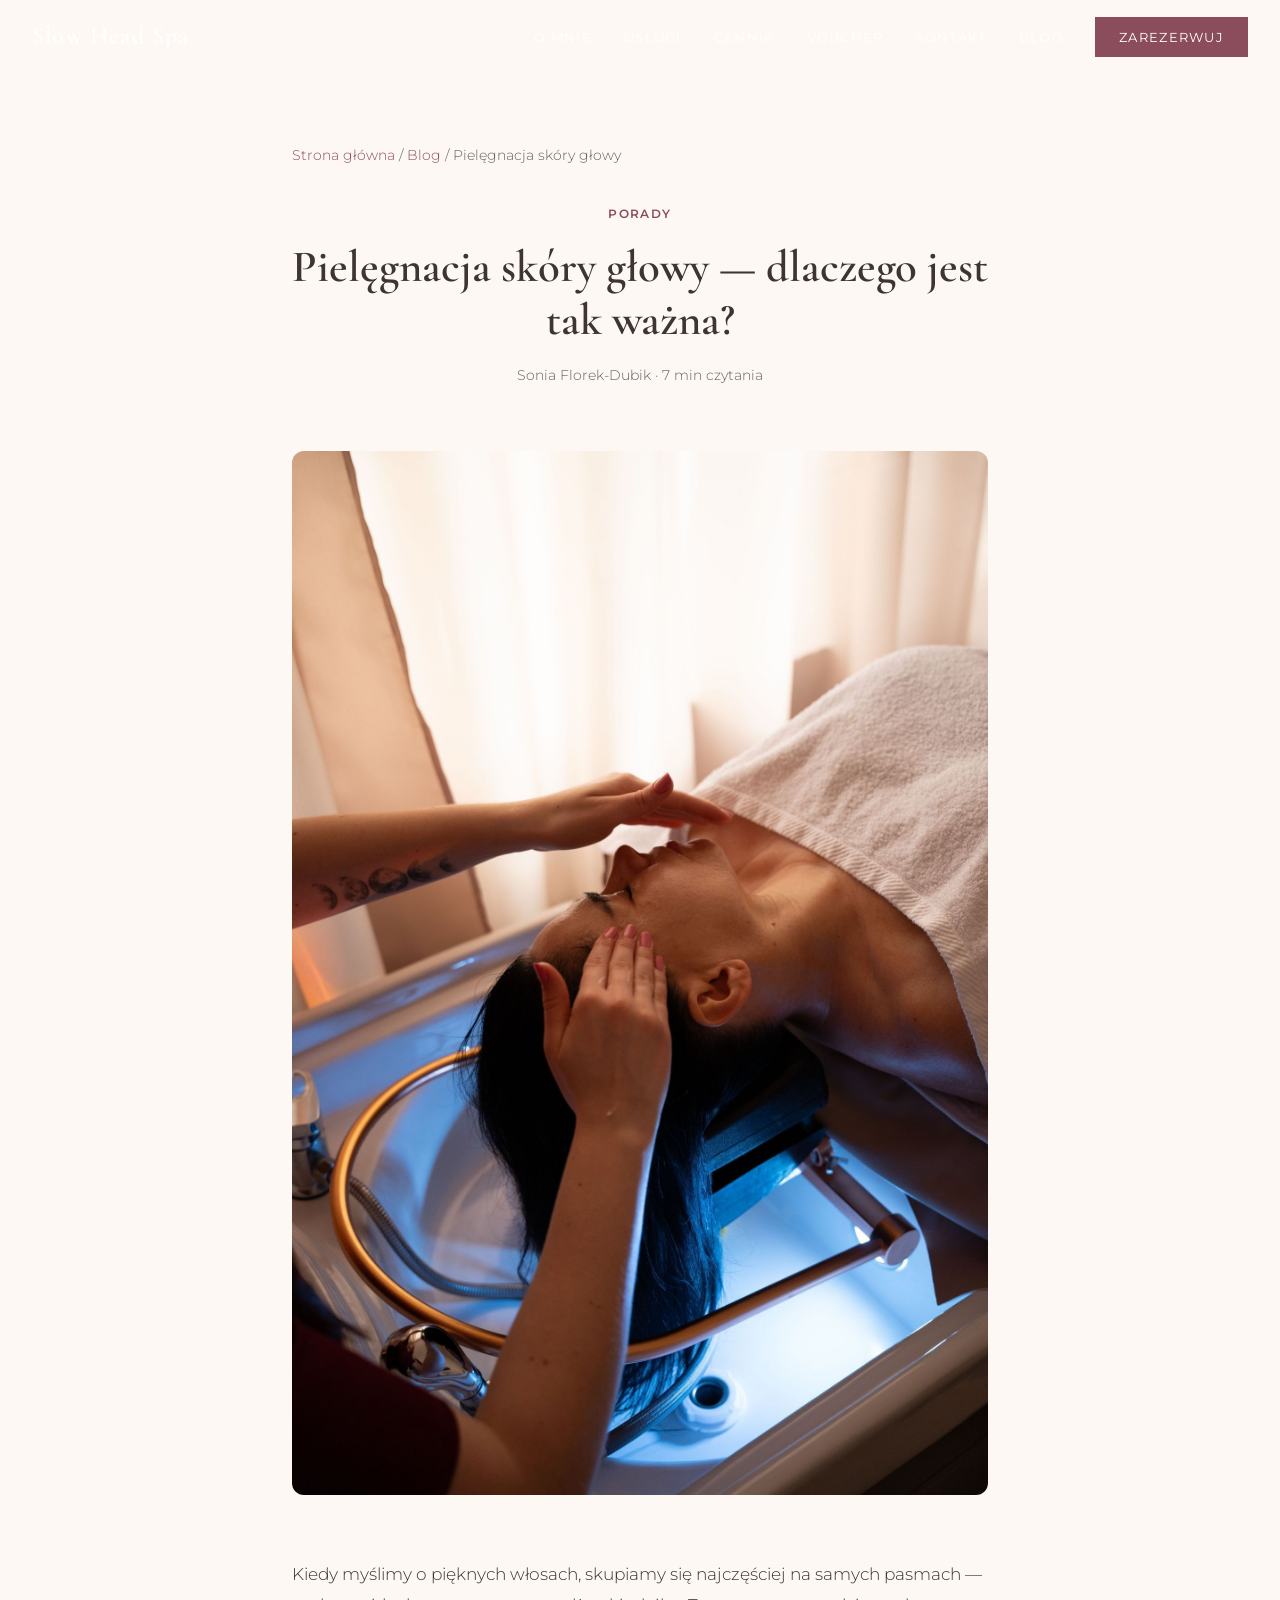
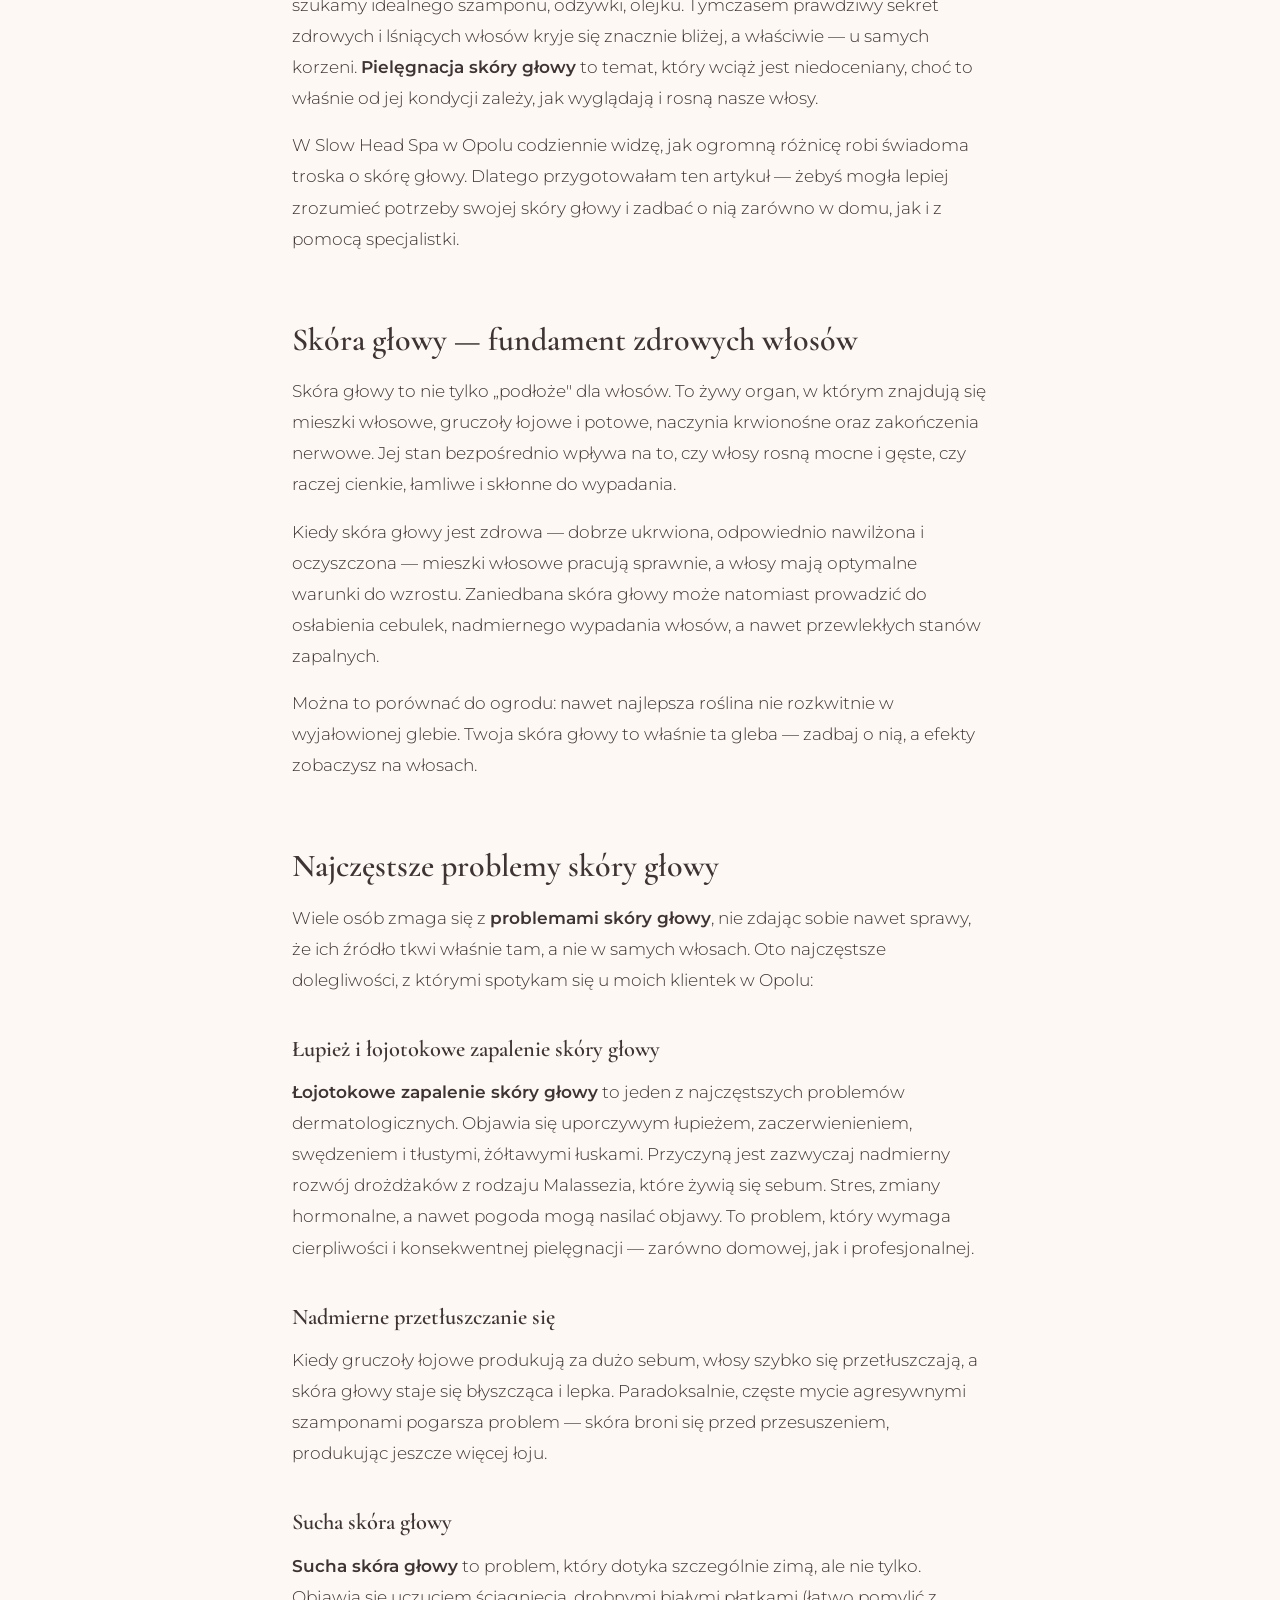
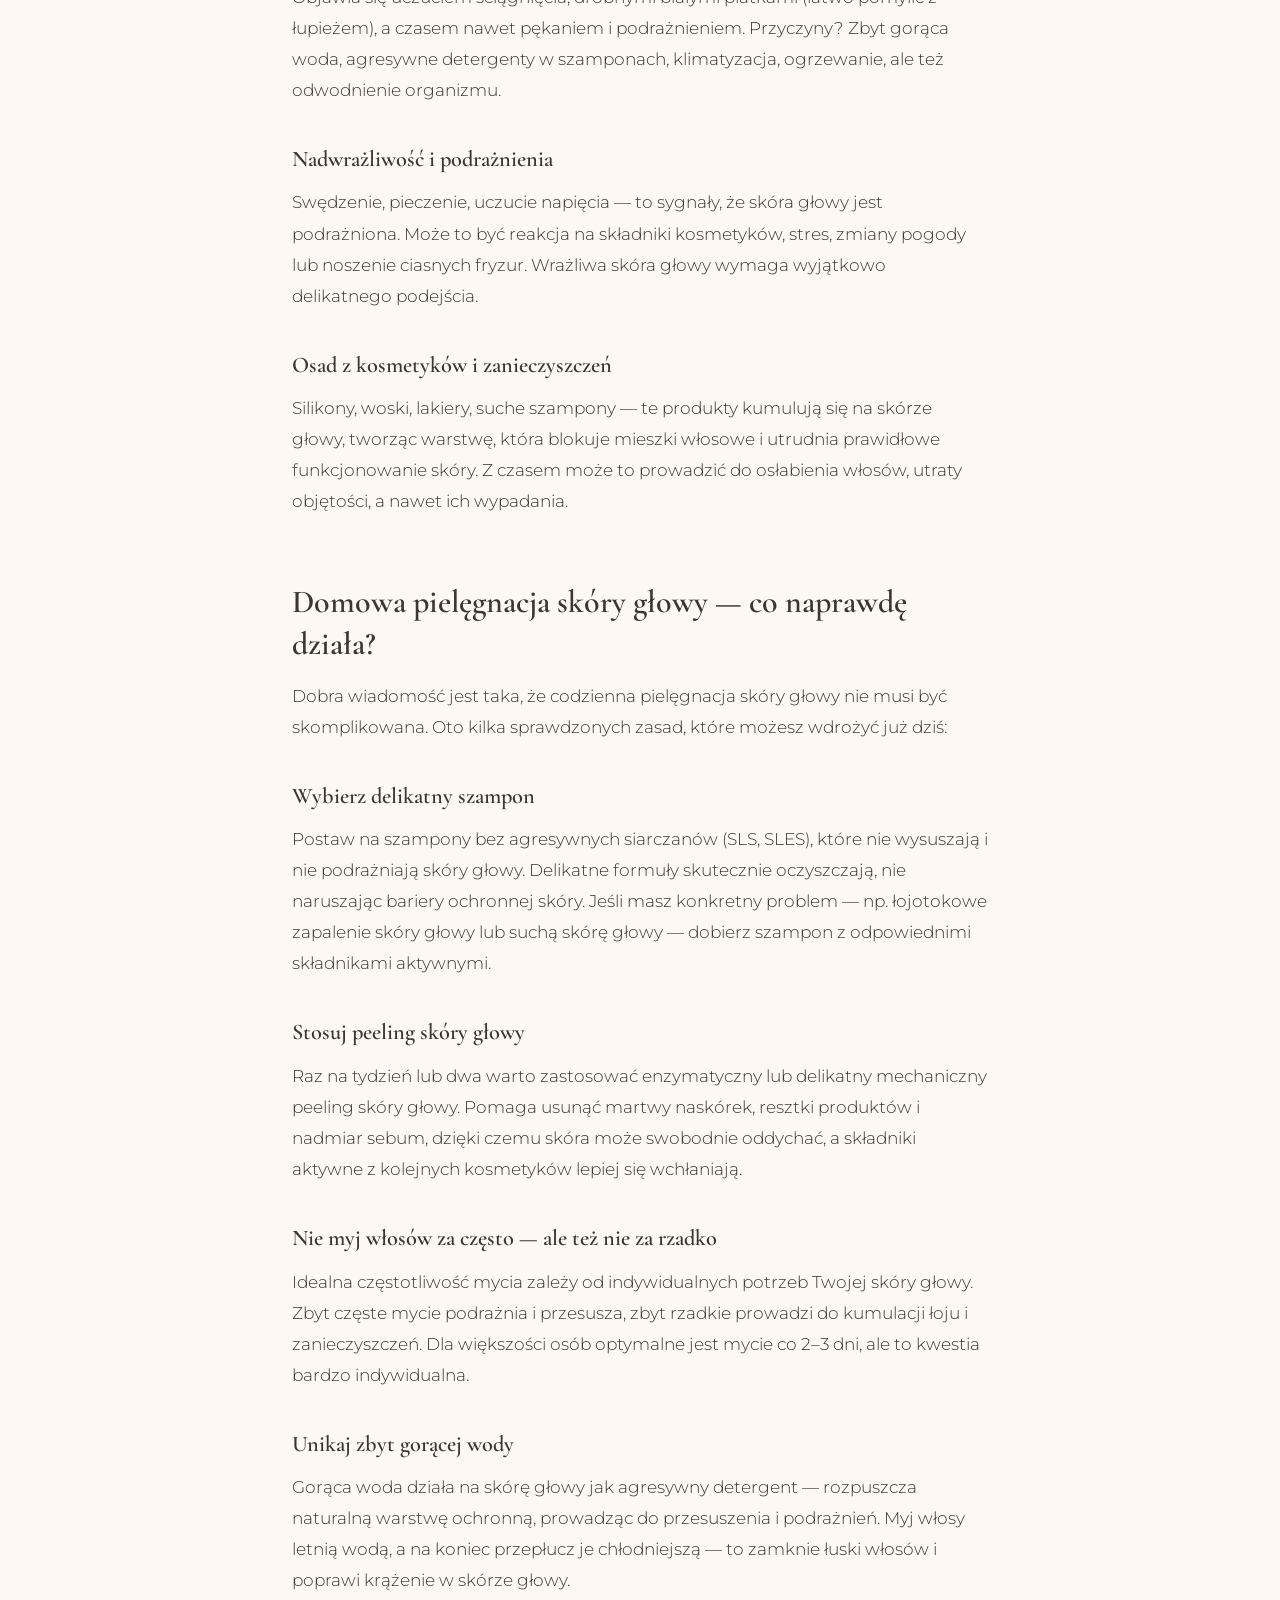
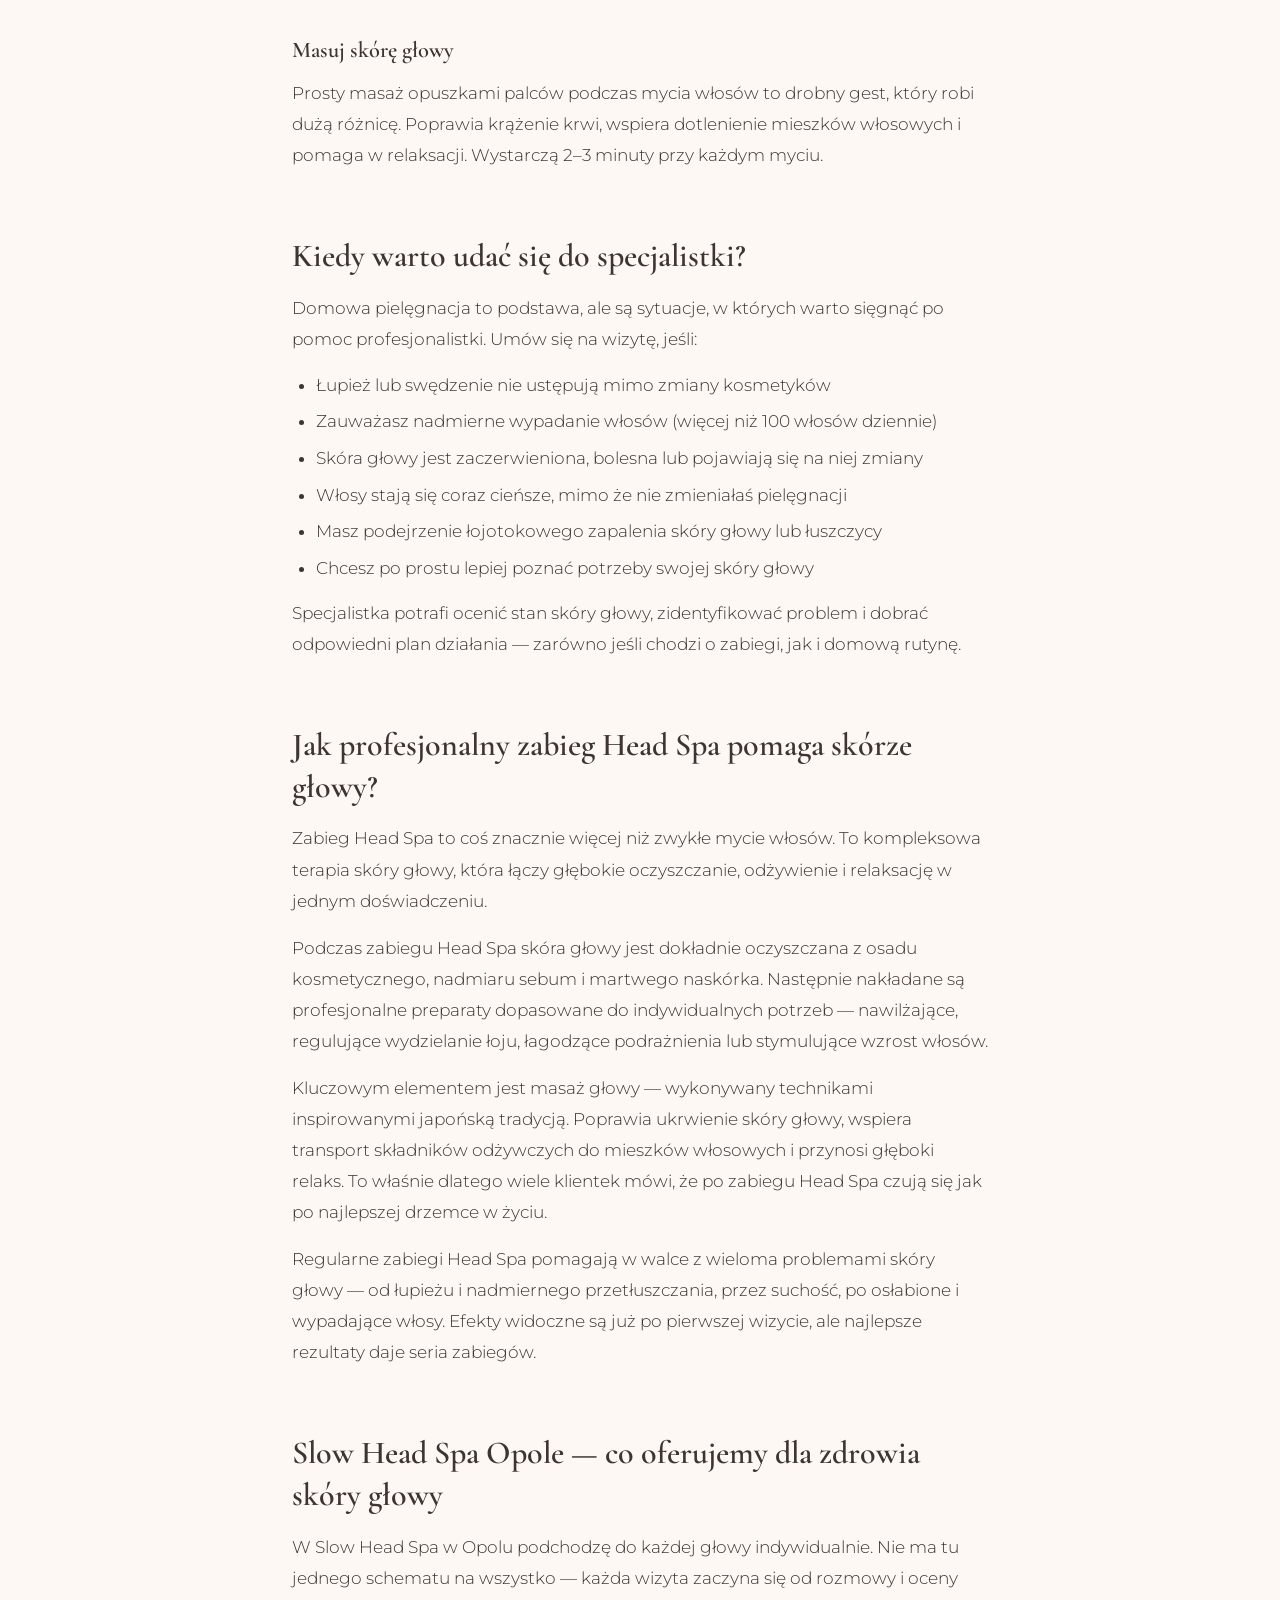
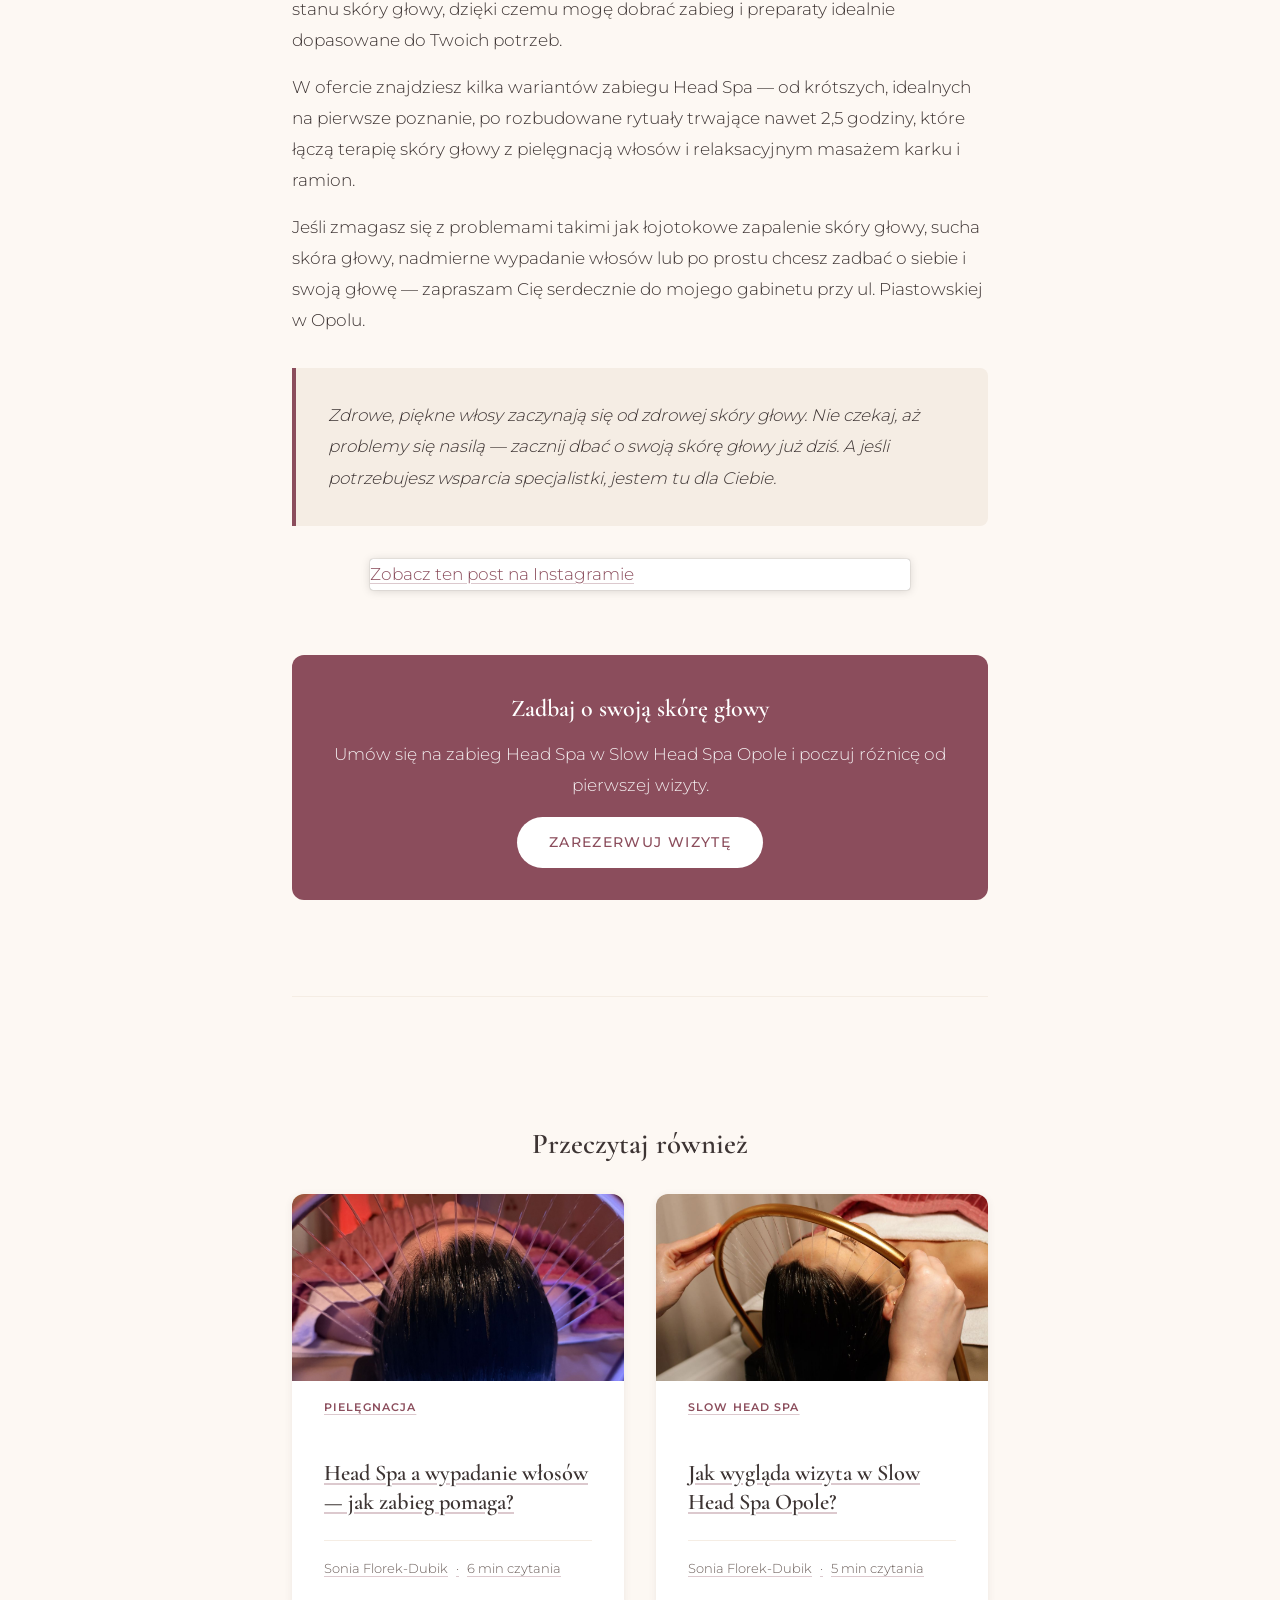
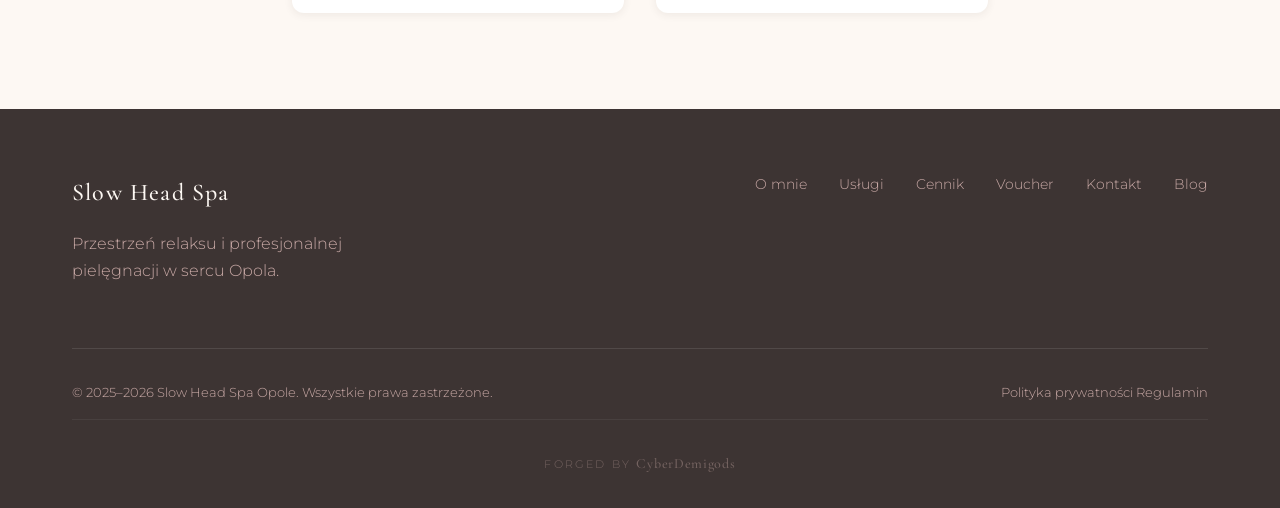
<file: blog/pielegnacja-skory-glowy.html>
<!DOCTYPE html>
<html lang="pl">
<head>
    <meta charset="UTF-8">
    <meta name="viewport" content="width=device-width, initial-scale=1.0">
    <meta name="description" content="Pielęgnacja skóry głowy to fundament zdrowych włosów. Poznaj najczęstsze problemy — łojotokowe zapalenie, suchą skórę głowy — i sprawdzone sposoby pielęgnacji.">
    <meta name="keywords" content="pielęgnacja skóry głowy, problemy skóry głowy, łojotokowe zapalenie skóry głowy, sucha skóra głowy, head spa opole">
    <title>Pielęgnacja skóry głowy — dlaczego jest tak ważna? | Slow Head Spa Opole</title>

    <meta property="og:type" content="article">
    <meta property="og:title" content="Pielęgnacja skóry głowy — dlaczego jest tak ważna?">
    <meta property="og:description" content="Skóra głowy to fundament zdrowych włosów. Poznaj najczęstsze problemy i sprawdzone sposoby na ich rozwiązanie.">
    <meta property="og:url" content="https://slowheadspa.pl/blog/pielegnacja-skory-glowy">
    <meta property="og:image" content="https://slowheadspa.pl/images/headspa4.jpeg">
    <meta property="og:locale" content="pl_PL">
    <meta property="article:author" content="Sonia Florek-Dubik">
    <meta property="article:published_time" content="2026-03-22">
    <meta name="theme-color" content="#3D3433">

    <link rel="canonical" href="https://slowheadspa.pl/blog/pielegnacja-skory-glowy">
    <link rel="icon" href="/favicon.ico" sizes="48x48">
    <link rel="icon" href="/favicon-96x96.png" type="image/png" sizes="96x96">
    <link rel="apple-touch-icon" href="/apple-touch-icon.png">
    <link rel="manifest" href="/site.webmanifest">

    <link rel="stylesheet" href="/css/fonts.css">
    <link rel="stylesheet" href="/css/style.css">
    <link rel="stylesheet" href="/css/blog.css">

    <script type="application/ld+json">
    {
        "@context": "https://schema.org",
        "@type": "Article",
        "headline": "Pielęgnacja skóry głowy — dlaczego jest tak ważna?",
        "description": "Skóra głowy to fundament zdrowych włosów. Poznaj najczęstsze problemy — łojotokowe zapalenie, suchą skórę głowy — i sprawdzone sposoby pielęgnacji.",
        "image": "https://slowheadspa.pl/images/headspa4.jpeg",
        "datePublished": "2026-03-22",
        "dateModified": "2026-09-26",
        "author": {
            "@type": "Person",
            "name": "Sonia Florek-Dubik"
        },
        "publisher": {
            "@type": "HealthAndBeautyBusiness",
            "name": "Slow Head Spa",
            "url": "https://slowheadspa.pl"
        },
        "mainEntityOfPage": {
            "@type": "WebPage",
            "@id": "https://slowheadspa.pl/blog/pielegnacja-skory-glowy"
        }
    }
    </script>
</head>
<body>
    <nav class="nav nav--scrolled" id="nav">
        <div class="nav__container">
            <a href="/" class="nav__logo">Slow Head Spa</a>
            <button class="nav__toggle" id="navToggle" aria-label="Menu">
                <span></span>
                <span></span>
                <span></span>
            </button>
            <ul class="nav__menu" id="navMenu">
                <li><a href="/#o-mnie" class="nav__link">O mnie</a></li>
                <li><a href="/#uslugi" class="nav__link">Usługi</a></li>
                <li><a href="/#cennik" class="nav__link">Cennik</a></li>
                <li><a href="/#voucher" class="nav__link">Voucher</a></li>
                <li><a href="/#kontakt" class="nav__link">Kontakt</a></li>
                <li><a href="/blog/" class="nav__link">Blog</a></li>
                <li><a href="https://booksy.com/pl-pl/280278_slow-head-spa-opole_inni_12930_opole" target="_blank" rel="noopener noreferrer" class="nav__link nav__link--cta">Zarezerwuj</a></li>
            </ul>
        </div>
    </nav>

    <main class="article">
        <div class="article__container">
            <nav class="article__breadcrumb">
                <a href="/">Strona główna</a> / <a href="/blog/">Blog</a> / Pielęgnacja skóry głowy
            </nav>

            <header class="article__header">
                <span class="article__tag">Porady</span>
                <h1 class="article__title">Pielęgnacja skóry głowy — dlaczego jest tak ważna?</h1>
                <p class="article__meta">Sonia Florek-Dubik · 7 min czytania</p>
            </header>

            <div class="article__hero-image">
                <img src="/images/headspa4.jpeg" alt="Pielęgnacja skóry głowy w Slow Head Spa Opole" loading="lazy">
            </div>

            <div class="article__content">
                <p>Kiedy myślimy o pięknych włosach, skupiamy się najczęściej na samych pasmach — szukamy idealnego szamponu, odżywki, olejku. Tymczasem prawdziwy sekret zdrowych i lśniących włosów kryje się znacznie bliżej, a właściwie — u samych korzeni. <strong>Pielęgnacja skóry głowy</strong> to temat, który wciąż jest niedoceniany, choć to właśnie od jej kondycji zależy, jak wyglądają i rosną nasze włosy.</p>

                <p>W Slow Head Spa w Opolu codziennie widzę, jak ogromną różnicę robi świadoma troska o skórę głowy. Dlatego przygotowałam ten artykuł — żebyś mogła lepiej zrozumieć potrzeby swojej skóry głowy i zadbać o nią zarówno w domu, jak i z pomocą specjalistki.</p>

                <h2>Skóra głowy — fundament zdrowych włosów</h2>

                <p>Skóra głowy to nie tylko „podłoże" dla włosów. To żywy organ, w którym znajdują się mieszki włosowe, gruczoły łojowe i potowe, naczynia krwionośne oraz zakończenia nerwowe. Jej stan bezpośrednio wpływa na to, czy włosy rosną mocne i gęste, czy raczej cienkie, łamliwe i skłonne do wypadania.</p>

                <p>Kiedy skóra głowy jest zdrowa — dobrze ukrwiona, odpowiednio nawilżona i oczyszczona — mieszki włosowe pracują sprawnie, a włosy mają optymalne warunki do wzrostu. Zaniedbana skóra głowy może natomiast prowadzić do osłabienia cebulek, nadmiernego wypadania włosów, a nawet przewlekłych stanów zapalnych.</p>

                <p>Można to porównać do ogrodu: nawet najlepsza roślina nie rozkwitnie w wyjałowionej glebie. Twoja skóra głowy to właśnie ta gleba — zadbaj o nią, a efekty zobaczysz na włosach.</p>

                <h2>Najczęstsze problemy skóry głowy</h2>

                <p>Wiele osób zmaga się z <strong>problemami skóry głowy</strong>, nie zdając sobie nawet sprawy, że ich źródło tkwi właśnie tam, a nie w samych włosach. Oto najczęstsze dolegliwości, z którymi spotykam się u moich klientek w Opolu:</p>

                <h3>Łupież i łojotokowe zapalenie skóry głowy</h3>

                <p><strong>Łojotokowe zapalenie skóry głowy</strong> to jeden z najczęstszych problemów dermatologicznych. Objawia się uporczywym łupieżem, zaczerwienieniem, swędzeniem i tłustymi, żółtawymi łuskami. Przyczyną jest zazwyczaj nadmierny rozwój drożdżaków z rodzaju Malassezia, które żywią się sebum. Stres, zmiany hormonalne, a nawet pogoda mogą nasilać objawy. To problem, który wymaga cierpliwości i konsekwentnej pielęgnacji — zarówno domowej, jak i profesjonalnej.</p>

                <h3>Nadmierne przetłuszczanie się</h3>

                <p>Kiedy gruczoły łojowe produkują za dużo sebum, włosy szybko się przetłuszczają, a skóra głowy staje się błyszcząca i lepka. Paradoksalnie, częste mycie agresywnymi szamponami pogarsza problem — skóra broni się przed przesuszeniem, produkując jeszcze więcej łoju.</p>

                <h3>Sucha skóra głowy</h3>

                <p><strong>Sucha skóra głowy</strong> to problem, który dotyka szczególnie zimą, ale nie tylko. Objawia się uczuciem ściągnięcia, drobnymi białymi płatkami (łatwo pomylić z łupieżem), a czasem nawet pękaniem i podrażnieniem. Przyczyny? Zbyt gorąca woda, agresywne detergenty w szamponach, klimatyzacja, ogrzewanie, ale też odwodnienie organizmu.</p>

                <h3>Nadwrażliwość i podrażnienia</h3>

                <p>Swędzenie, pieczenie, uczucie napięcia — to sygnały, że skóra głowy jest podrażniona. Może to być reakcja na składniki kosmetyków, stres, zmiany pogody lub noszenie ciasnych fryzur. Wrażliwa skóra głowy wymaga wyjątkowo delikatnego podejścia.</p>

                <h3>Osad z kosmetyków i zanieczyszczeń</h3>

                <p>Silikony, woski, lakiery, suche szampony — te produkty kumulują się na skórze głowy, tworząc warstwę, która blokuje mieszki włosowe i utrudnia prawidłowe funkcjonowanie skóry. Z czasem może to prowadzić do osłabienia włosów, utraty objętości, a nawet ich wypadania.</p>

                <h2>Domowa pielęgnacja skóry głowy — co naprawdę działa?</h2>

                <p>Dobra wiadomość jest taka, że codzienna pielęgnacja skóry głowy nie musi być skomplikowana. Oto kilka sprawdzonych zasad, które możesz wdrożyć już dziś:</p>

                <h3>Wybierz delikatny szampon</h3>

                <p>Postaw na szampony bez agresywnych siarczanów (SLS, SLES), które nie wysuszają i nie podrażniają skóry głowy. Delikatne formuły skutecznie oczyszczają, nie naruszając bariery ochronnej skóry. Jeśli masz konkretny problem — np. łojotokowe zapalenie skóry głowy lub suchą skórę głowy — dobierz szampon z odpowiednimi składnikami aktywnymi.</p>

                <h3>Stosuj peeling skóry głowy</h3>

                <p>Raz na tydzień lub dwa warto zastosować enzymatyczny lub delikatny mechaniczny peeling skóry głowy. Pomaga usunąć martwy naskórek, resztki produktów i nadmiar sebum, dzięki czemu skóra może swobodnie oddychać, a składniki aktywne z kolejnych kosmetyków lepiej się wchłaniają.</p>

                <h3>Nie myj włosów za często — ale też nie za rzadko</h3>

                <p>Idealna częstotliwość mycia zależy od indywidualnych potrzeb Twojej skóry głowy. Zbyt częste mycie podrażnia i przesusza, zbyt rzadkie prowadzi do kumulacji łoju i zanieczyszczeń. Dla większości osób optymalne jest mycie co 2–3 dni, ale to kwestia bardzo indywidualna.</p>

                <h3>Unikaj zbyt gorącej wody</h3>

                <p>Gorąca woda działa na skórę głowy jak agresywny detergent — rozpuszcza naturalną warstwę ochronną, prowadząc do przesuszenia i podrażnień. Myj włosy letnią wodą, a na koniec przepłucz je chłodniejszą — to zamknie łuski włosów i poprawi krążenie w skórze głowy.</p>

                <h3>Masuj skórę głowy</h3>

                <p>Prosty masaż opuszkami palców podczas mycia włosów to drobny gest, który robi dużą różnicę. Poprawia krążenie krwi, wspiera dotlenienie mieszków włosowych i pomaga w relaksacji. Wystarczą 2–3 minuty przy każdym myciu.</p>

                <h2>Kiedy warto udać się do specjalistki?</h2>

                <p>Domowa pielęgnacja to podstawa, ale są sytuacje, w których warto sięgnąć po pomoc profesjonalistki. Umów się na wizytę, jeśli:</p>

                <ul>
                    <li>Łupież lub swędzenie nie ustępują mimo zmiany kosmetyków</li>
                    <li>Zauważasz nadmierne wypadanie włosów (więcej niż 100 włosów dziennie)</li>
                    <li>Skóra głowy jest zaczerwieniona, bolesna lub pojawiają się na niej zmiany</li>
                    <li>Włosy stają się coraz cieńsze, mimo że nie zmieniałaś pielęgnacji</li>
                    <li>Masz podejrzenie łojotokowego zapalenia skóry głowy lub łuszczycy</li>
                    <li>Chcesz po prostu lepiej poznać potrzeby swojej skóry głowy</li>
                </ul>

                <p>Specjalistka potrafi ocenić stan skóry głowy, zidentyfikować problem i dobrać odpowiedni plan działania — zarówno jeśli chodzi o zabiegi, jak i domową rutynę.</p>

                <h2>Jak profesjonalny zabieg Head Spa pomaga skórze głowy?</h2>

                <p>Zabieg Head Spa to coś znacznie więcej niż zwykłe mycie włosów. To kompleksowa terapia skóry głowy, która łączy głębokie oczyszczanie, odżywienie i relaksację w jednym doświadczeniu.</p>

                <p>Podczas zabiegu Head Spa skóra głowy jest dokładnie oczyszczana z osadu kosmetycznego, nadmiaru sebum i martwego naskórka. Następnie nakładane są profesjonalne preparaty dopasowane do indywidualnych potrzeb — nawilżające, regulujące wydzielanie łoju, łagodzące podrażnienia lub stymulujące wzrost włosów.</p>

                <p>Kluczowym elementem jest masaż głowy — wykonywany technikami inspirowanymi japońską tradycją. Poprawia ukrwienie skóry głowy, wspiera transport składników odżywczych do mieszków włosowych i przynosi głęboki relaks. To właśnie dlatego wiele klientek mówi, że po zabiegu Head Spa czują się jak po najlepszej drzemce w życiu.</p>

                <p>Regularne zabiegi Head Spa pomagają w walce z wieloma problemami skóry głowy — od łupieżu i nadmiernego przetłuszczania, przez suchość, po osłabione i wypadające włosy. Efekty widoczne są już po pierwszej wizycie, ale najlepsze rezultaty daje seria zabiegów.</p>

                <h2>Slow Head Spa Opole — co oferujemy dla zdrowia skóry głowy</h2>

                <p>W Slow Head Spa w Opolu podchodzę do każdej głowy indywidualnie. Nie ma tu jednego schematu na wszystko — każda wizyta zaczyna się od rozmowy i oceny stanu skóry głowy, dzięki czemu mogę dobrać zabieg i preparaty idealnie dopasowane do Twoich potrzeb.</p>

                <p>W ofercie znajdziesz kilka wariantów zabiegu Head Spa — od krótszych, idealnych na pierwsze poznanie, po rozbudowane rytuały trwające nawet 2,5 godziny, które łączą terapię skóry głowy z pielęgnacją włosów i relaksacyjnym masażem karku i ramion.</p>

                <p>Jeśli zmagasz się z problemami takimi jak łojotokowe zapalenie skóry głowy, sucha skóra głowy, nadmierne wypadanie włosów lub po prostu chcesz zadbać o siebie i swoją głowę — zapraszam Cię serdecznie do mojego gabinetu przy ul. Piastowskiej w Opolu.</p>

                <div class="article__highlight">
                    <p>Zdrowe, piękne włosy zaczynają się od zdrowej skóry głowy. Nie czekaj, aż problemy się nasilą — zacznij dbać o swoją skórę głowy już dziś. A jeśli potrzebujesz wsparcia specjalistki, jestem tu dla Ciebie.</p>
                </div>

                <div class="article__instagram">
                    <blockquote class="instagram-media" data-instgrm-captioned data-instgrm-permalink="https://www.instagram.com/p/DGP5XSHicl_/" data-instgrm-version="14" style="background:#FFF; border:0; border-radius:3px; box-shadow:0 0 1px 0 rgba(0,0,0,0.5),0 1px 10px 0 rgba(0,0,0,0.15); margin: 1px; max-width:540px; min-width:326px; padding:0; width:99.375%; width:-webkit-calc(100% - 2px); width:calc(100% - 2px);">
                        <a href="https://www.instagram.com/p/DGP5XSHicl_/" target="_blank" rel="noopener noreferrer">Zobacz ten post na Instagramie</a>
                    </blockquote>
                    <script async src="//www.instagram.com/embed.js"></script>
                </div>

                <div class="article__cta">
                    <h3>Zadbaj o swoją skórę głowy</h3>
                    <p>Umów się na zabieg Head Spa w Slow Head Spa Opole i poczuj różnicę od pierwszej wizyty.</p>
                    <a href="https://booksy.com/pl-pl/280278_slow-head-spa-opole_inni_12930_opole" target="_blank" rel="noopener noreferrer" class="btn">Zarezerwuj wizytę</a>
                </div>

                <div class="article__related">
                    <h2>Przeczytaj również</h2>
                    <div class="article__related-grid">
                        <a href="/blog/head-spa-wypadanie-wlosow" class="blog-card">
                            <div class="blog-card__image">
                                <img src="/images/headspa6.jpeg" alt="Head Spa a wypadanie włosów" loading="lazy">
                            </div>
                            <div class="blog-card__content">
                                <span class="blog-card__tag">Pielęgnacja</span>
                                <h3 class="blog-card__title">Head Spa a wypadanie włosów — jak zabieg pomaga?</h3>
                                <div class="blog-card__meta">
                                    <span>Sonia Florek-Dubik</span>
                                    <span>·</span>
                                    <span>6 min czytania</span>
                                </div>
                            </div>
                        </a>
                        <a href="/blog/jak-wyglada-wizyta-head-spa-opole" class="blog-card">
                            <div class="blog-card__image">
                                <img src="/images/head-spa-rytual-wide.jpg" alt="Wizyta w Slow Head Spa Opole" loading="lazy">
                            </div>
                            <div class="blog-card__content">
                                <span class="blog-card__tag">Slow Head Spa</span>
                                <h3 class="blog-card__title">Jak wygląda wizyta w Slow Head Spa Opole?</h3>
                                <div class="blog-card__meta">
                                    <span>Sonia Florek-Dubik</span>
                                    <span>·</span>
                                    <span>5 min czytania</span>
                                </div>
                            </div>
                        </a>
                    </div>
                </div>
            </div>
        </div>
    </main>

    <footer class="footer">
        <div class="container">
            <div class="footer__content">
                <div class="footer__brand">
                    <span class="footer__logo">Slow Head Spa</span>
                    <p>Przestrzeń relaksu i profesjonalnej pielęgnacji w sercu Opola.</p>
                </div>
                <div class="footer__links">
                    <a href="/#o-mnie">O mnie</a>
                    <a href="/#uslugi">Usługi</a>
                    <a href="/#cennik">Cennik</a>
                    <a href="/#voucher">Voucher</a>
                    <a href="/#kontakt">Kontakt</a>
                    <a href="/blog/">Blog</a>
                </div>
            </div>
            <div class="footer__bottom">
                <p>&copy; 2025–2026 Slow Head Spa Opole. Wszystkie prawa zastrzeżone.</p>
                <div class="footer__legal-links">
                    <a href="/polityka-prywatnosci">Polityka prywatności</a>
                    <a href="/regulamin">Regulamin</a>
                </div>
            </div>
            <div class="footer__credit">
                <p>Forged by <a href="https://cyberdemigods.com" target="_blank" rel="noopener noreferrer"><span style="font-family:var(--font-heading);font-size:0.875rem;letter-spacing:0.05em;text-transform:none">CyberDemigods</span></a></p>
            </div>
        </div>
    </footer>

    <script src="/js/main.js"></script>
</body>
</html>
</file>
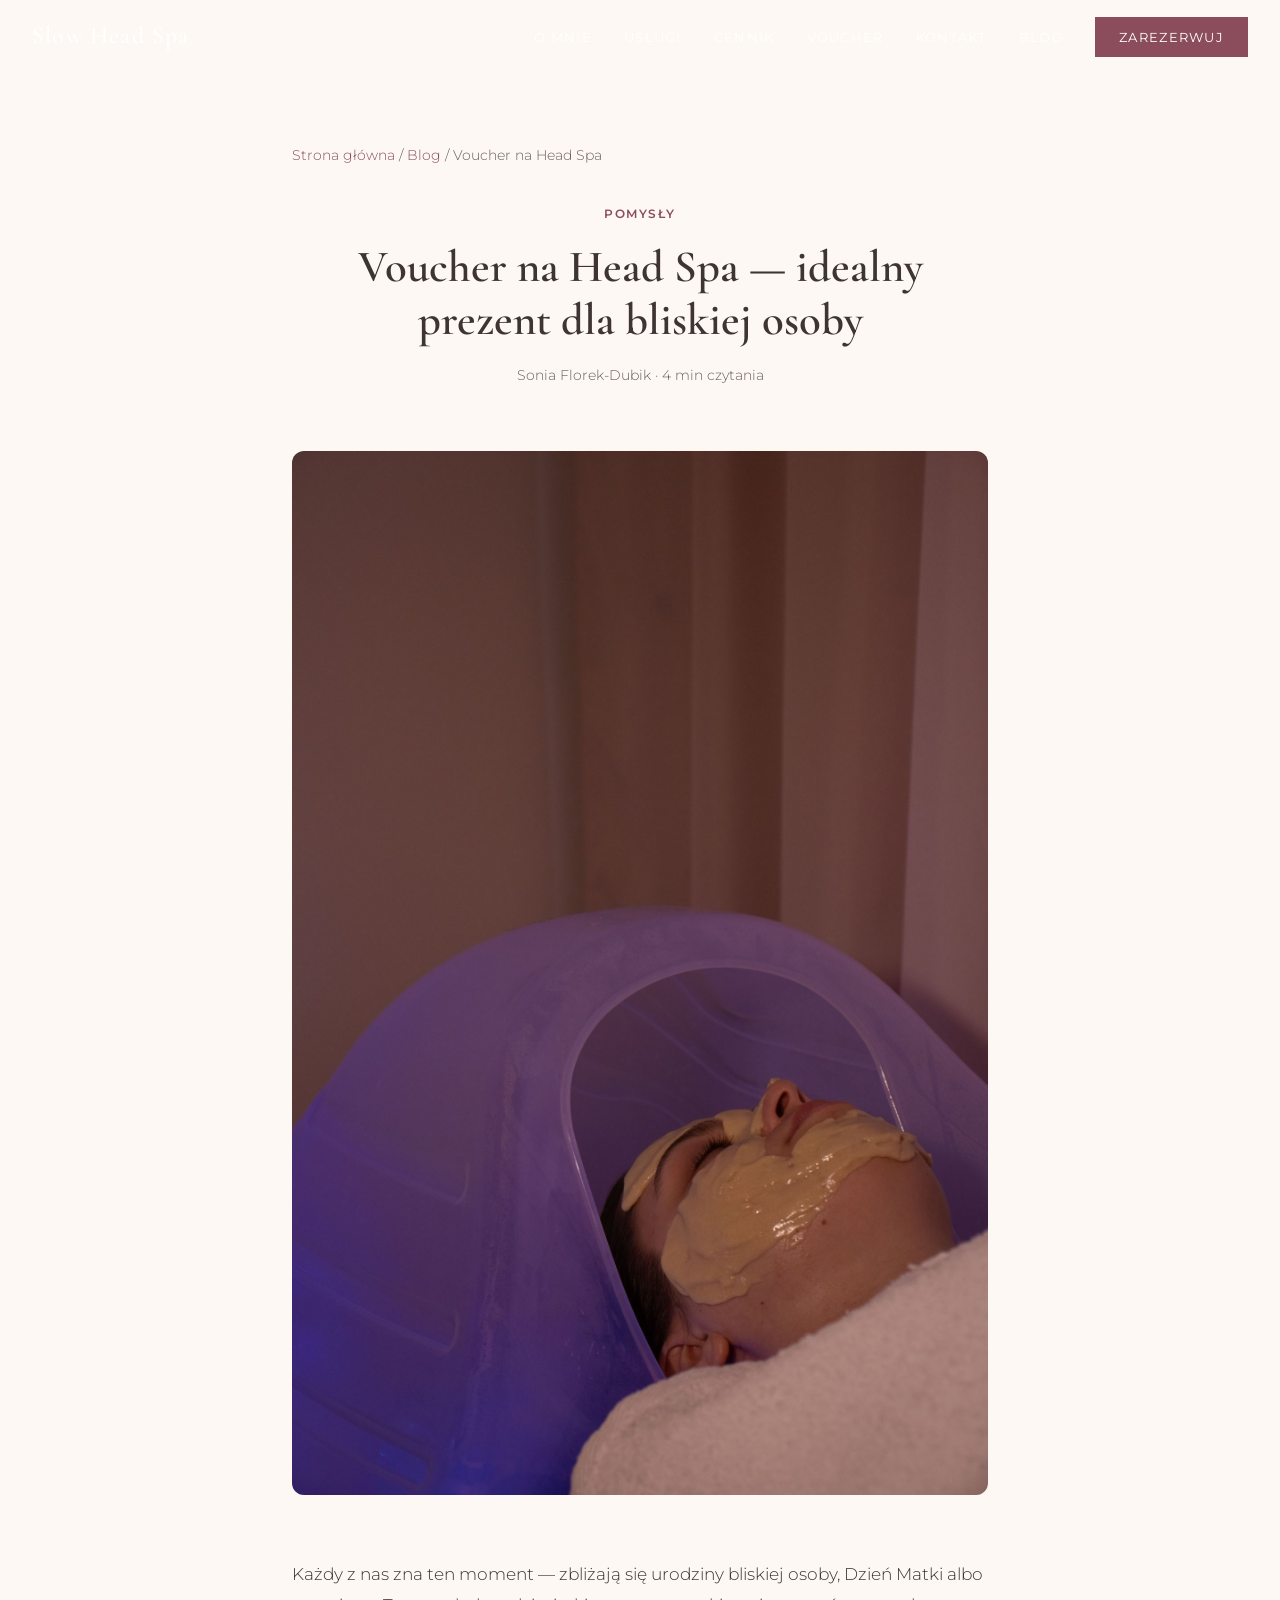
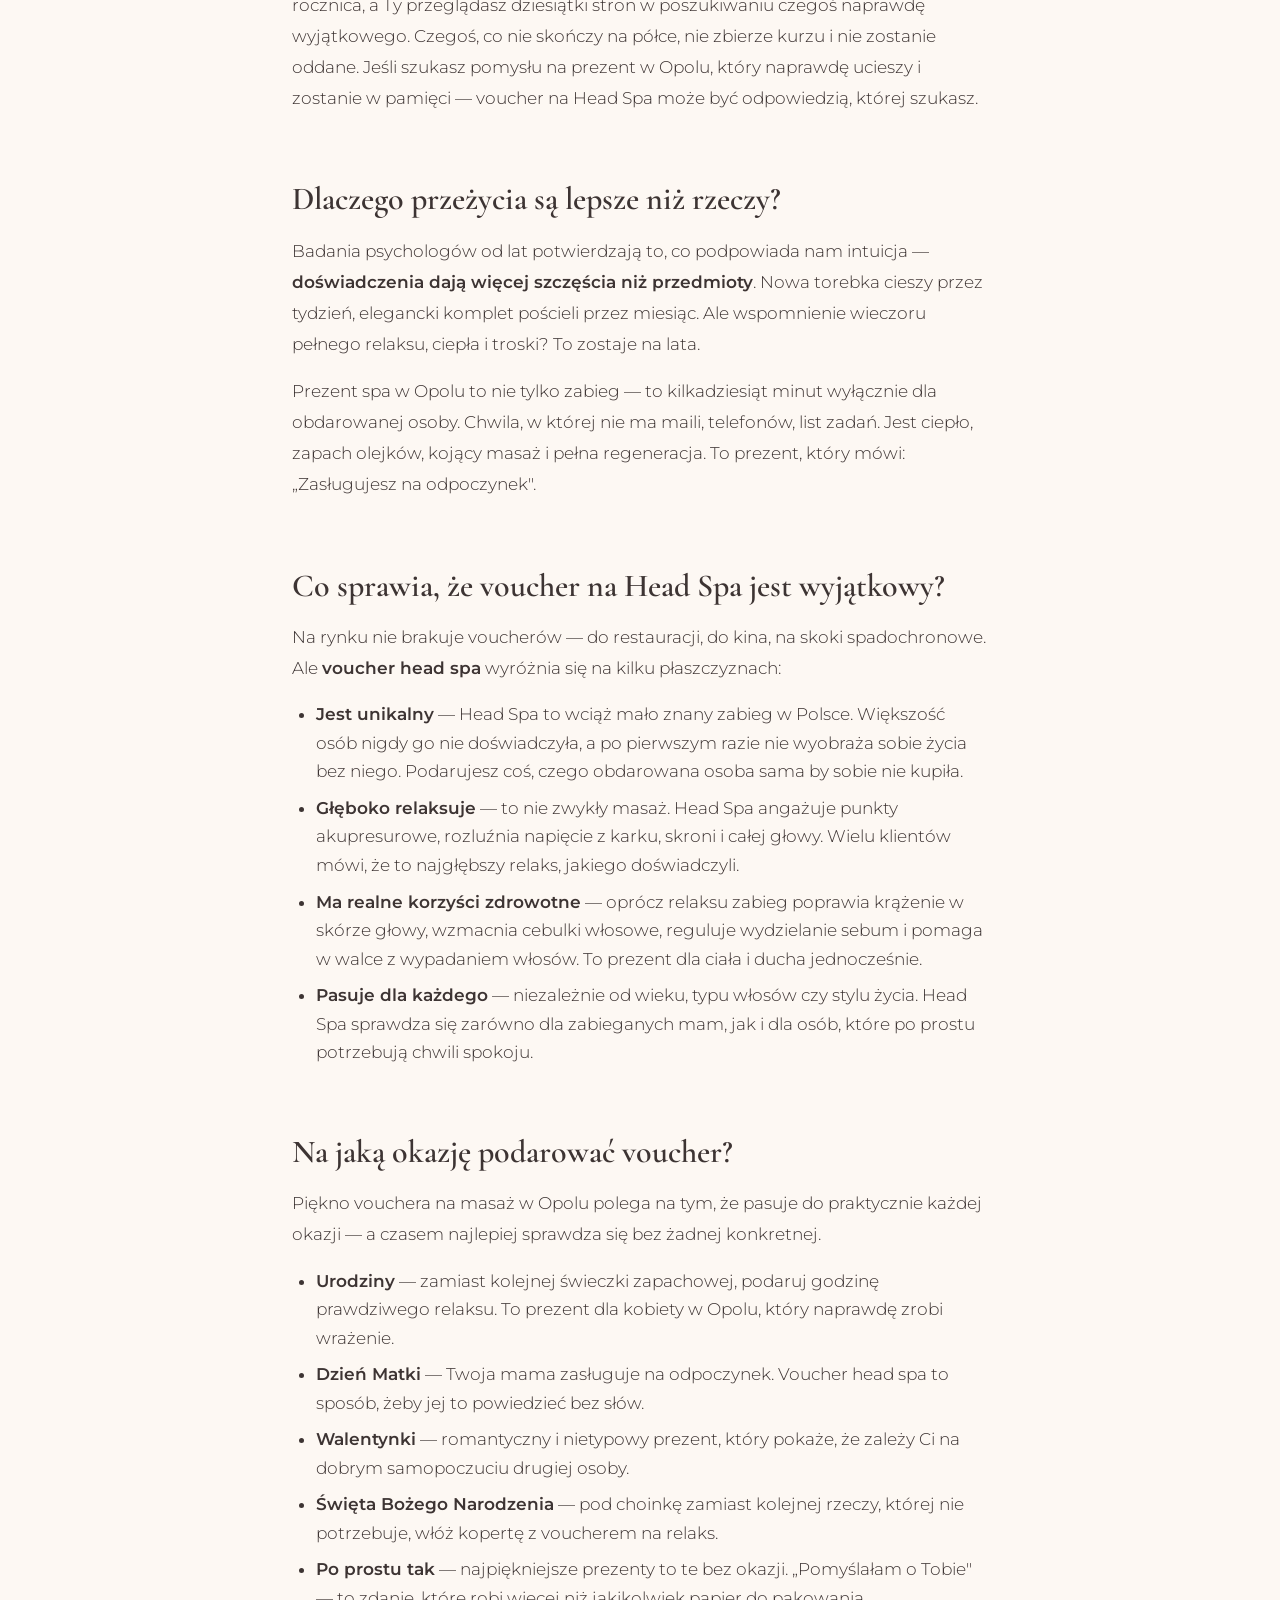
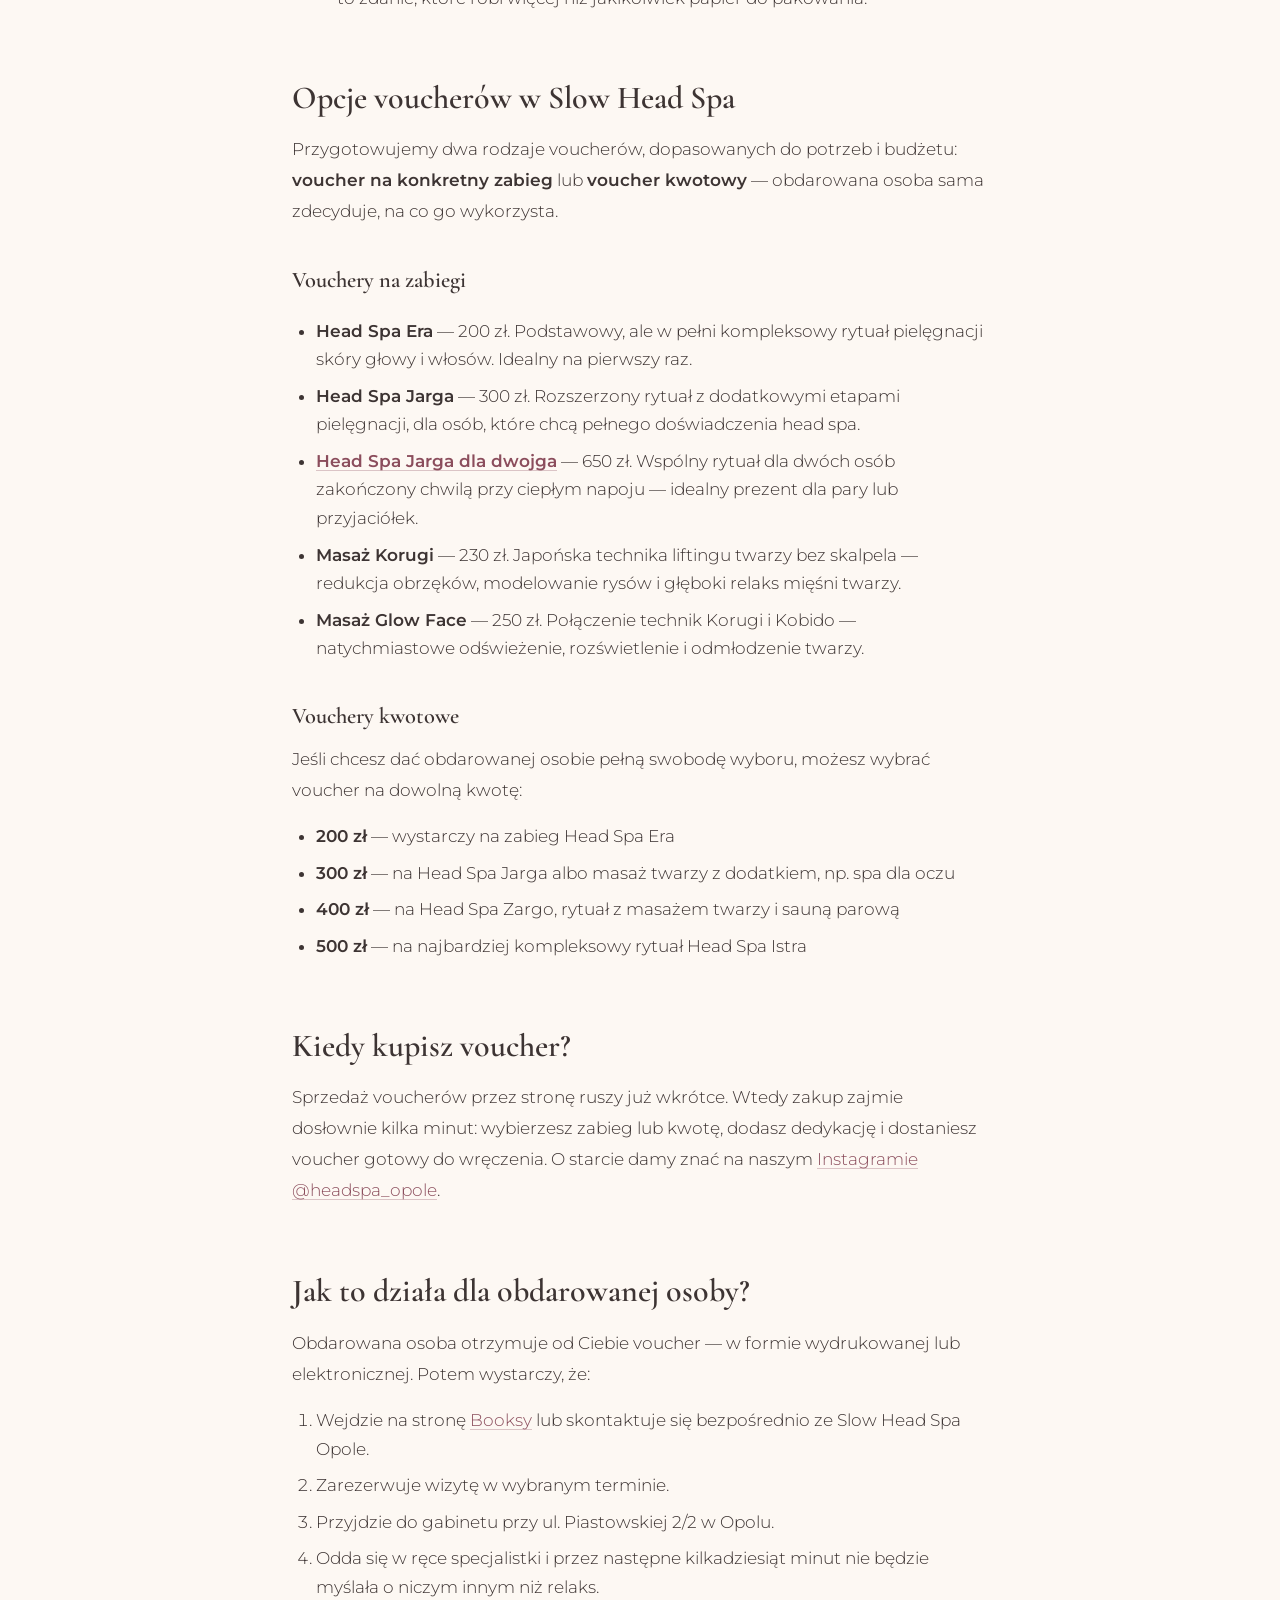
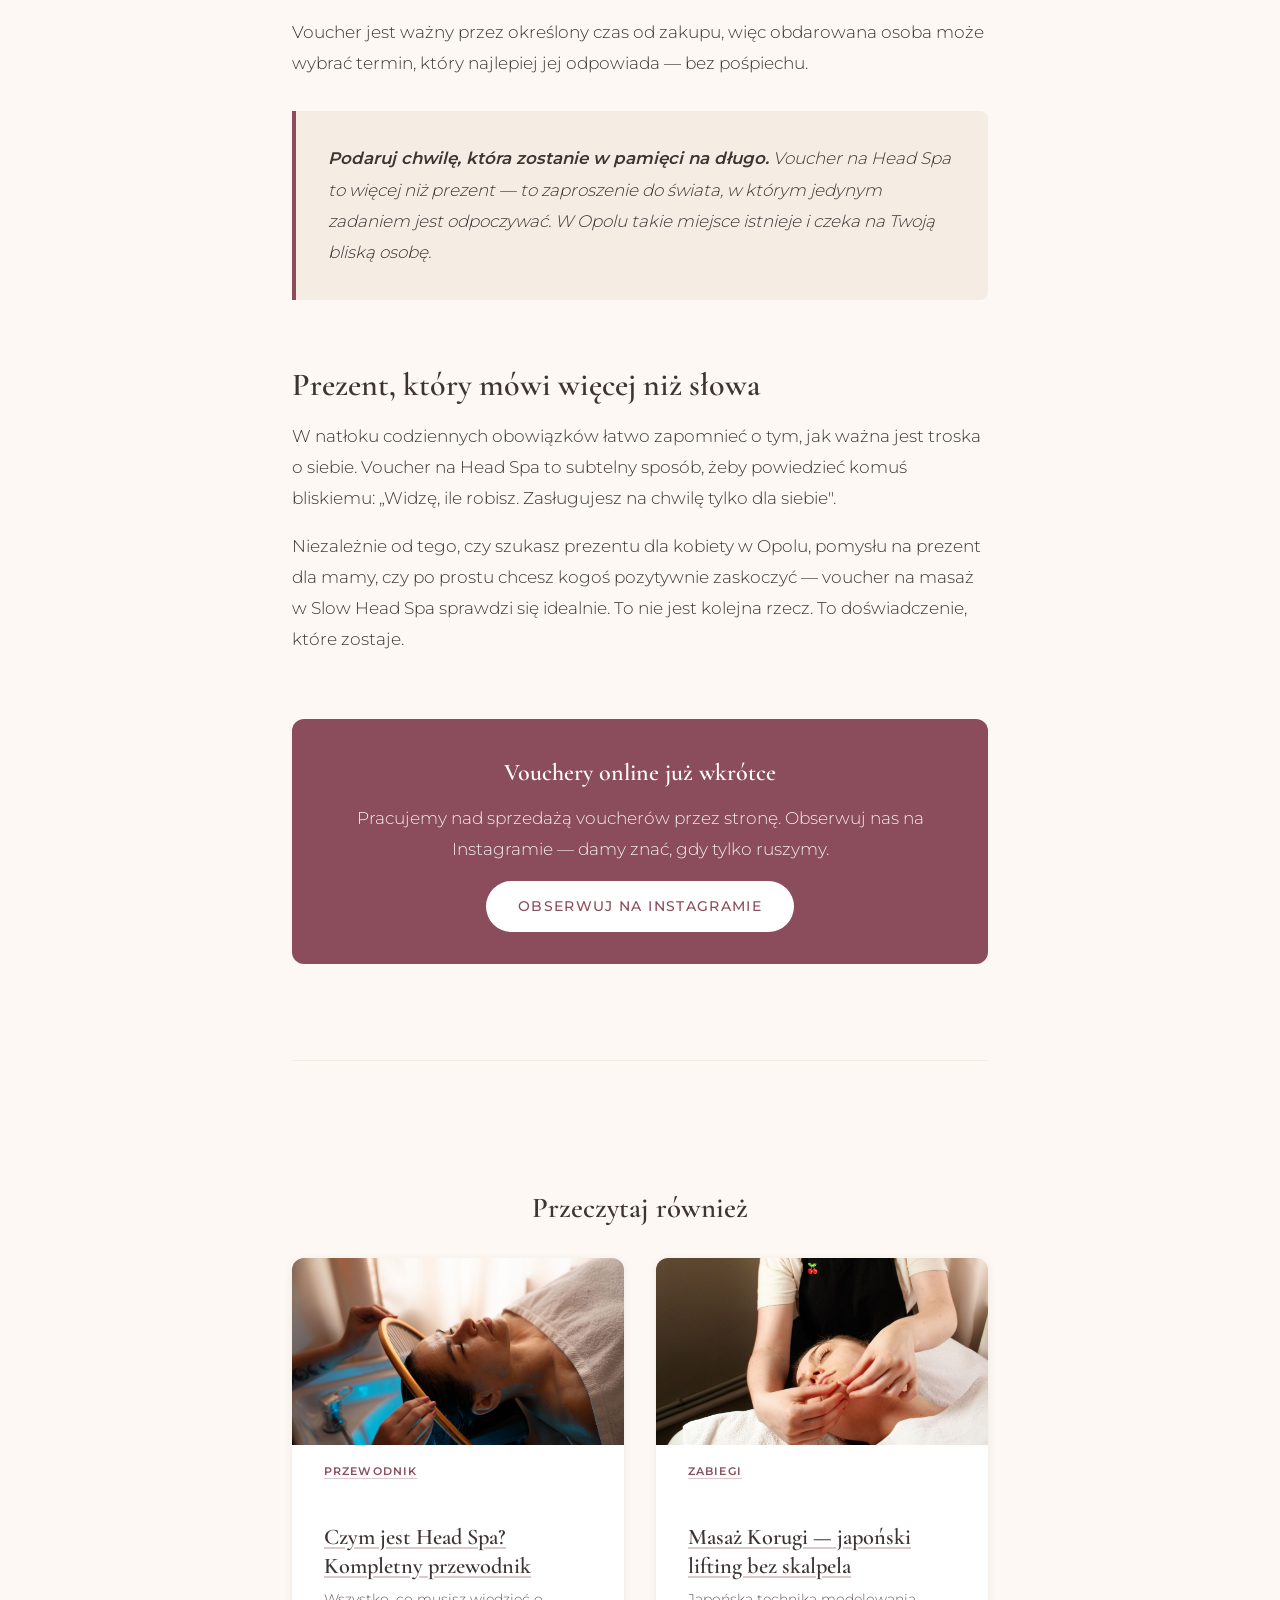
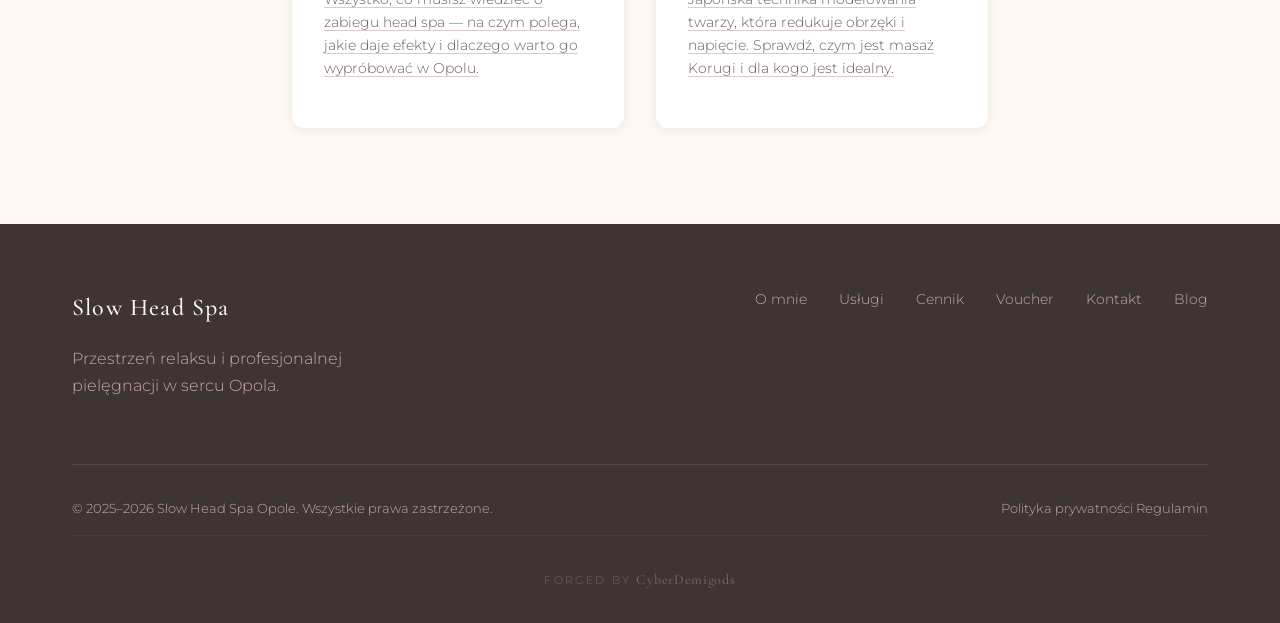
<file: blog/voucher-head-spa-prezent.html>
<!DOCTYPE html>
<html lang="pl">
<head>
    <meta charset="UTF-8">
    <meta name="viewport" content="width=device-width, initial-scale=1.0">
    <meta name="description" content="Voucher na Head Spa w Opolu to idealny prezent dla kobiety, mamy, przyjaciółki. Sprawdź opcje voucherów Slow Head Spa — masaż głowy, Korugi i nie tylko.">
    <meta name="keywords" content="prezent spa opole, voucher head spa, pomysł na prezent opole, prezent dla kobiety opole, voucher na masaż opole">
    <title>Voucher na Head Spa — idealny prezent dla bliskiej osoby | Slow Head Spa Opole</title>

    <!-- Open Graph / Social Media -->
    <meta property="og:type" content="article">
    <meta property="og:title" content="Voucher na Head Spa — idealny prezent dla bliskiej osoby">
    <meta property="og:description" content="Voucher na Head Spa w Opolu to idealny prezent dla kobiety, mamy, przyjaciółki. Sprawdź opcje voucherów Slow Head Spa.">
    <meta property="og:url" content="https://slowheadspa.pl/blog/voucher-head-spa-prezent">
    <meta property="og:image" content="https://slowheadspa.pl/images/headspa3.jpeg">
    <meta property="og:locale" content="pl_PL">
    <meta name="theme-color" content="#3D3433">

    <!-- SEO -->
    <link rel="canonical" href="https://slowheadspa.pl/blog/voucher-head-spa-prezent">
    <link rel="icon" href="/favicon.ico" sizes="48x48">
    <link rel="icon" href="/favicon-96x96.png" type="image/png" sizes="96x96">
    <link rel="apple-touch-icon" href="/apple-touch-icon.png">
    <link rel="manifest" href="/site.webmanifest">

    <link rel="stylesheet" href="/css/fonts.css">
    <link rel="stylesheet" href="/css/style.css">
    <link rel="stylesheet" href="/css/blog.css">

    <!-- Structured Data — Article -->
    <script type="application/ld+json">
    {
        "@context": "https://schema.org",
        "@type": "Article",
        "headline": "Voucher na Head Spa — idealny prezent dla bliskiej osoby",
        "description": "Voucher na Head Spa w Opolu to idealny prezent dla kobiety, mamy, przyjaciółki. Sprawdź opcje voucherów Slow Head Spa.",
        "image": "https://slowheadspa.pl/images/headspa3.jpeg",
        "datePublished": "2026-03-22",
        "dateModified": "2026-10-04",
        "author": {
            "@type": "Person",
            "name": "Sonia Florek-Dubik"
        },
        "publisher": {
            "@type": "HealthAndBeautyBusiness",
            "name": "Slow Head Spa",
            "url": "https://slowheadspa.pl"
        },
        "mainEntityOfPage": {
            "@type": "WebPage",
            "@id": "https://slowheadspa.pl/blog/voucher-head-spa-prezent"
        }
    }
    </script>
</head>
<body>
    <nav class="nav nav--scrolled" id="nav">
        <div class="nav__container">
            <a href="/" class="nav__logo">Slow Head Spa</a>
            <button class="nav__toggle" id="navToggle" aria-label="Menu">
                <span></span>
                <span></span>
                <span></span>
            </button>
            <ul class="nav__menu" id="navMenu">
                <li><a href="/#o-mnie" class="nav__link">O mnie</a></li>
                <li><a href="/#uslugi" class="nav__link">Usługi</a></li>
                <li><a href="/#cennik" class="nav__link">Cennik</a></li>
                <li><a href="/#voucher" class="nav__link">Voucher</a></li>
                <li><a href="/#kontakt" class="nav__link">Kontakt</a></li>
                <li><a href="/blog/" class="nav__link">Blog</a></li>
                <li><a href="https://booksy.com/pl-pl/280278_slow-head-spa-opole_inni_12930_opole" target="_blank" rel="noopener noreferrer" class="nav__link nav__link--cta">Zarezerwuj</a></li>
            </ul>
        </div>
    </nav>

    <main class="article">
        <div class="article__container">
            <div class="article__breadcrumb">
                <a href="/">Strona główna</a> / <a href="/blog/">Blog</a> / Voucher na Head Spa
            </div>

            <header class="article__header">
                <span class="article__tag">Pomysły</span>
                <h1 class="article__title">Voucher na Head Spa — idealny prezent dla bliskiej osoby</h1>
                <p class="article__meta">Sonia Florek-Dubik · 4 min czytania</p>
            </header>

            <div class="article__hero-image">
                <img src="/images/headspa3.jpeg" alt="Voucher na Head Spa — prezent w Opolu" width="1200" height="675">
            </div>

            <div class="article__content">
                <p>Każdy z nas zna ten moment — zbliżają się urodziny bliskiej osoby, Dzień Matki albo rocznica, a Ty przeglądasz dziesiątki stron w poszukiwaniu czegoś naprawdę wyjątkowego. Czegoś, co nie skończy na półce, nie zbierze kurzu i nie zostanie oddane. Jeśli szukasz pomysłu na prezent w Opolu, który naprawdę ucieszy i zostanie w pamięci — voucher na Head Spa może być odpowiedzią, której szukasz.</p>

                <h2>Dlaczego przeżycia są lepsze niż rzeczy?</h2>

                <p>Badania psychologów od lat potwierdzają to, co podpowiada nam intuicja — <strong>doświadczenia dają więcej szczęścia niż przedmioty</strong>. Nowa torebka cieszy przez tydzień, elegancki komplet pościeli przez miesiąc. Ale wspomnienie wieczoru pełnego relaksu, ciepła i troski? To zostaje na lata.</p>

                <p>Prezent spa w Opolu to nie tylko zabieg — to kilkadziesiąt minut wyłącznie dla obdarowanej osoby. Chwila, w której nie ma maili, telefonów, list zadań. Jest ciepło, zapach olejków, kojący masaż i pełna regeneracja. To prezent, który mówi: „Zasługujesz na odpoczynek".</p>

                <h2>Co sprawia, że voucher na Head Spa jest wyjątkowy?</h2>

                <p>Na rynku nie brakuje voucherów — do restauracji, do kina, na skoki spadochronowe. Ale <strong>voucher head spa</strong> wyróżnia się na kilku płaszczyznach:</p>

                <ul>
                    <li><strong>Jest unikalny</strong> — Head Spa to wciąż mało znany zabieg w Polsce. Większość osób nigdy go nie doświadczyła, a po pierwszym razie nie wyobraża sobie życia bez niego. Podarujesz coś, czego obdarowana osoba sama by sobie nie kupiła.</li>
                    <li><strong>Głęboko relaksuje</strong> — to nie zwykły masaż. Head Spa angażuje punkty akupresurowe, rozluźnia napięcie z karku, skroni i całej głowy. Wielu klientów mówi, że to najgłębszy relaks, jakiego doświadczyli.</li>
                    <li><strong>Ma realne korzyści zdrowotne</strong> — oprócz relaksu zabieg poprawia krążenie w skórze głowy, wzmacnia cebulki włosowe, reguluje wydzielanie sebum i pomaga w walce z wypadaniem włosów. To prezent dla ciała i ducha jednocześnie.</li>
                    <li><strong>Pasuje dla każdego</strong> — niezależnie od wieku, typu włosów czy stylu życia. Head Spa sprawdza się zarówno dla zabieganych mam, jak i dla osób, które po prostu potrzebują chwili spokoju.</li>
                </ul>

                <h2>Na jaką okazję podarować voucher?</h2>

                <p>Piękno vouchera na masaż w Opolu polega na tym, że pasuje do praktycznie każdej okazji — a czasem najlepiej sprawdza się bez żadnej konkretnej.</p>

                <ul>
                    <li><strong>Urodziny</strong> — zamiast kolejnej świeczki zapachowej, podaruj godzinę prawdziwego relaksu. To prezent dla kobiety w Opolu, który naprawdę zrobi wrażenie.</li>
                    <li><strong>Dzień Matki</strong> — Twoja mama zasługuje na odpoczynek. Voucher head spa to sposób, żeby jej to powiedzieć bez słów.</li>
                    <li><strong>Walentynki</strong> — romantyczny i nietypowy prezent, który pokaże, że zależy Ci na dobrym samopoczuciu drugiej osoby.</li>
                    <li><strong>Święta Bożego Narodzenia</strong> — pod choinkę zamiast kolejnej rzeczy, której nie potrzebuje, włóż kopertę z voucherem na relaks.</li>
                    <li><strong>Po prostu tak</strong> — najpiękniejsze prezenty to te bez okazji. „Pomyślałam o Tobie" — to zdanie, które robi więcej niż jakikolwiek papier do pakowania.</li>
                </ul>

                <h2>Opcje voucherów w Slow Head Spa</h2>

                <p>Przygotowujemy dwa rodzaje voucherów, dopasowanych do potrzeb i budżetu: <strong>voucher na konkretny zabieg</strong> lub <strong>voucher kwotowy</strong> — obdarowana osoba sama zdecyduje, na co go wykorzysta.</p>

                <h3>Vouchery na zabiegi</h3>

                <ul>
                    <li><strong>Head Spa Era</strong> — 200 zł. Podstawowy, ale w pełni kompleksowy rytuał pielęgnacji skóry głowy i włosów. Idealny na pierwszy raz.</li>
                    <li><strong>Head Spa Jarga</strong> — 300 zł. Rozszerzony rytuał z dodatkowymi etapami pielęgnacji, dla osób, które chcą pełnego doświadczenia head spa.</li>
                    <li><strong><a href="/head-spa-dla-dwojga">Head Spa Jarga dla dwojga</a></strong> — 650 zł. Wspólny rytuał dla dwóch osób zakończony chwilą przy ciepłym napoju — idealny prezent dla pary lub przyjaciółek.</li>
                    <li><strong>Masaż Korugi</strong> — 230 zł. Japońska technika liftingu twarzy bez skalpela — redukcja obrzęków, modelowanie rysów i głęboki relaks mięśni twarzy.</li>
                    <li><strong>Masaż Glow Face</strong> — 250 zł. Połączenie technik Korugi i Kobido — natychmiastowe odświeżenie, rozświetlenie i odmłodzenie twarzy.</li>
                </ul>

                <h3>Vouchery kwotowe</h3>

                <p>Jeśli chcesz dać obdarowanej osobie pełną swobodę wyboru, możesz wybrać voucher na dowolną kwotę:</p>

                <ul>
                    <li><strong>200 zł</strong> — wystarczy na zabieg Head Spa Era</li>
                    <li><strong>300 zł</strong> — na Head Spa Jarga albo masaż twarzy z dodatkiem, np. spa dla oczu</li>
                    <li><strong>400 zł</strong> — na Head Spa Zargo, rytuał z masażem twarzy i sauną parową</li>
                    <li><strong>500 zł</strong> — na najbardziej kompleksowy rytuał Head Spa Istra</li>
                </ul>

                <h2>Kiedy kupisz voucher?</h2>

                <p>Sprzedaż voucherów przez stronę ruszy już wkrótce. Wtedy zakup zajmie dosłownie kilka minut: wybierzesz zabieg lub kwotę, dodasz dedykację i dostaniesz voucher gotowy do wręczenia. O starcie damy znać na naszym <a href="https://www.instagram.com/headspa_opole" target="_blank" rel="noopener noreferrer">Instagramie @headspa_opole</a>.</p>

                <h2>Jak to działa dla obdarowanej osoby?</h2>

                <p>Obdarowana osoba otrzymuje od Ciebie voucher — w formie wydrukowanej lub elektronicznej. Potem wystarczy, że:</p>

                <ol>
                    <li>Wejdzie na stronę <a href="https://booksy.com/pl-pl/280278_slow-head-spa-opole_inni_12930_opole" target="_blank" rel="noopener noreferrer">Booksy</a> lub skontaktuje się bezpośrednio ze Slow Head Spa Opole.</li>
                    <li>Zarezerwuje wizytę w wybranym terminie.</li>
                    <li>Przyjdzie do gabinetu przy ul. Piastowskiej 2/2 w Opolu.</li>
                    <li>Odda się w ręce specjalistki i przez następne kilkadziesiąt minut nie będzie myślała o niczym innym niż relaks.</li>
                </ol>

                <p>Voucher jest ważny przez określony czas od zakupu, więc obdarowana osoba może wybrać termin, który najlepiej jej odpowiada — bez pośpiechu.</p>

                <div class="article__highlight">
                    <p><strong>Podaruj chwilę, która zostanie w pamięci na długo.</strong> Voucher na Head Spa to więcej niż prezent — to zaproszenie do świata, w którym jedynym zadaniem jest odpoczywać. W Opolu takie miejsce istnieje i czeka na Twoją bliską osobę.</p>
                </div>

                <h2>Prezent, który mówi więcej niż słowa</h2>

                <p>W natłoku codziennych obowiązków łatwo zapomnieć o tym, jak ważna jest troska o siebie. Voucher na Head Spa to subtelny sposób, żeby powiedzieć komuś bliskiemu: „Widzę, ile robisz. Zasługujesz na chwilę tylko dla siebie".</p>

                <p>Niezależnie od tego, czy szukasz prezentu dla kobiety w Opolu, pomysłu na prezent dla mamy, czy po prostu chcesz kogoś pozytywnie zaskoczyć — voucher na masaż w Slow Head Spa sprawdzi się idealnie. To nie jest kolejna rzecz. To doświadczenie, które zostaje.</p>

                <div class="article__cta">
                    <h3>Vouchery online już wkrótce</h3>
                    <p>Pracujemy nad sprzedażą voucherów przez stronę. Obserwuj nas na Instagramie — damy znać, gdy tylko ruszymy.</p>
                    <a href="https://www.instagram.com/headspa_opole" target="_blank" rel="noopener noreferrer" class="btn">Obserwuj na Instagramie</a>
                </div>

                <div class="article__related">
                    <h2>Przeczytaj również</h2>
                    <div class="article__related-grid">
                        <a href="/blog/czym-jest-head-spa" class="blog-card">
                            <div class="blog-card__image">
                                <img src="/images/headspa5.jpeg" alt="Zabieg Head Spa w Opolu" loading="lazy">
                            </div>
                            <div class="blog-card__content">
                                <span class="blog-card__tag">Przewodnik</span>
                                <h3 class="blog-card__title">Czym jest Head Spa? Kompletny przewodnik</h3>
                                <p class="blog-card__excerpt">Wszystko, co musisz wiedzieć o zabiegu head spa — na czym polega, jakie daje efekty i dlaczego warto go wypróbować w Opolu.</p>
                            </div>
                        </a>

                        <a href="/blog/masaz-korugi-japonski-lifting" class="blog-card">
                            <div class="blog-card__image">
                                <img src="/images/masaz-twarzy-wide.jpg" alt="Masaż Korugi w Opolu" loading="lazy">
                            </div>
                            <div class="blog-card__content">
                                <span class="blog-card__tag">Zabiegi</span>
                                <h3 class="blog-card__title">Masaż Korugi — japoński lifting bez skalpela</h3>
                                <p class="blog-card__excerpt">Japońska technika modelowania twarzy, która redukuje obrzęki i napięcie. Sprawdź, czym jest masaż Korugi i dla kogo jest idealny.</p>
                            </div>
                        </a>
                    </div>
                </div>
            </div>
        </div>
    </main>

    <footer class="footer">
        <div class="container">
            <div class="footer__content">
                <div class="footer__brand">
                    <span class="footer__logo">Slow Head Spa</span>
                    <p>Przestrzeń relaksu i profesjonalnej pielęgnacji w sercu Opola.</p>
                </div>
                <div class="footer__links">
                    <a href="/#o-mnie">O mnie</a>
                    <a href="/#uslugi">Usługi</a>
                    <a href="/#cennik">Cennik</a>
                    <a href="/#voucher">Voucher</a>
                    <a href="/#kontakt">Kontakt</a>
                    <a href="/blog/">Blog</a>
                </div>
            </div>
            <div class="footer__bottom">
                <p>&copy; 2025–2026 Slow Head Spa Opole. Wszystkie prawa zastrzeżone.</p>
                <div class="footer__legal-links">
                    <a href="/polityka-prywatnosci">Polityka prywatności</a>
                    <a href="/regulamin">Regulamin</a>
                </div>
            </div>
            <div class="footer__credit">
                <p>Forged by <a href="https://cyberdemigods.com" target="_blank" rel="noopener noreferrer"><span style="font-family:var(--font-heading);font-size:0.875rem;letter-spacing:0.05em;text-transform:none">CyberDemigods</span></a></p>
            </div>
        </div>
    </footer>

    <script src="/js/main.js"></script>
</body>
</html>
</file>
<file: css/fonts.css>
/* ===================================
   LOCAL FONTS — self-hosted for GDPR compliance
   =================================== */

/* Cormorant Garamond — Regular (400) */
@font-face {
    font-family: 'Cormorant Garamond';
    font-style: normal;
    font-weight: 400;
    font-display: swap;
    src: url('../fonts/cormorant-garamond-normal-latin-ext.woff2') format('woff2');
    unicode-range: U+0100-02BA, U+02BD-02C5, U+02C7-02CC, U+02CE-02D7, U+02DD-02FF, U+0304, U+0308, U+0329, U+1D00-1DBF, U+1E00-1E9F, U+1EF2-1EFF, U+2020, U+20A0-20AB, U+20AD-20C0, U+2113, U+2C60-2C7F, U+A720-A7FF;
}

@font-face {
    font-family: 'Cormorant Garamond';
    font-style: normal;
    font-weight: 400;
    font-display: swap;
    src: url('../fonts/cormorant-garamond-normal-latin.woff2') format('woff2');
    unicode-range: U+0000-00FF, U+0131, U+0152-0153, U+02BB-02BC, U+02C6, U+02DA, U+02DC, U+0304, U+0308, U+0329, U+2000-206F, U+20AC, U+2122, U+2191, U+2193, U+2212, U+2215, U+FEFF, U+FFFD;
}

/* Cormorant Garamond — Medium (500) */
@font-face {
    font-family: 'Cormorant Garamond';
    font-style: normal;
    font-weight: 500;
    font-display: swap;
    src: url('../fonts/cormorant-garamond-normal-latin-ext.woff2') format('woff2');
    unicode-range: U+0100-02BA, U+02BD-02C5, U+02C7-02CC, U+02CE-02D7, U+02DD-02FF, U+0304, U+0308, U+0329, U+1D00-1DBF, U+1E00-1E9F, U+1EF2-1EFF, U+2020, U+20A0-20AB, U+20AD-20C0, U+2113, U+2C60-2C7F, U+A720-A7FF;
}

@font-face {
    font-family: 'Cormorant Garamond';
    font-style: normal;
    font-weight: 500;
    font-display: swap;
    src: url('../fonts/cormorant-garamond-normal-latin.woff2') format('woff2');
    unicode-range: U+0000-00FF, U+0131, U+0152-0153, U+02BB-02BC, U+02C6, U+02DA, U+02DC, U+0304, U+0308, U+0329, U+2000-206F, U+20AC, U+2122, U+2191, U+2193, U+2212, U+2215, U+FEFF, U+FFFD;
}

/* Cormorant Garamond — SemiBold (600) */
@font-face {
    font-family: 'Cormorant Garamond';
    font-style: normal;
    font-weight: 600;
    font-display: swap;
    src: url('../fonts/cormorant-garamond-normal-latin-ext.woff2') format('woff2');
    unicode-range: U+0100-02BA, U+02BD-02C5, U+02C7-02CC, U+02CE-02D7, U+02DD-02FF, U+0304, U+0308, U+0329, U+1D00-1DBF, U+1E00-1E9F, U+1EF2-1EFF, U+2020, U+20A0-20AB, U+20AD-20C0, U+2113, U+2C60-2C7F, U+A720-A7FF;
}

@font-face {
    font-family: 'Cormorant Garamond';
    font-style: normal;
    font-weight: 600;
    font-display: swap;
    src: url('../fonts/cormorant-garamond-normal-latin.woff2') format('woff2');
    unicode-range: U+0000-00FF, U+0131, U+0152-0153, U+02BB-02BC, U+02C6, U+02DA, U+02DC, U+0304, U+0308, U+0329, U+2000-206F, U+20AC, U+2122, U+2191, U+2193, U+2212, U+2215, U+FEFF, U+FFFD;
}

/* Cormorant Garamond — Italic (400) */
@font-face {
    font-family: 'Cormorant Garamond';
    font-style: italic;
    font-weight: 400;
    font-display: swap;
    src: url('../fonts/cormorant-garamond-italic-latin-ext.woff2') format('woff2');
    unicode-range: U+0100-02BA, U+02BD-02C5, U+02C7-02CC, U+02CE-02D7, U+02DD-02FF, U+0304, U+0308, U+0329, U+1D00-1DBF, U+1E00-1E9F, U+1EF2-1EFF, U+2020, U+20A0-20AB, U+20AD-20C0, U+2113, U+2C60-2C7F, U+A720-A7FF;
}

@font-face {
    font-family: 'Cormorant Garamond';
    font-style: italic;
    font-weight: 400;
    font-display: swap;
    src: url('../fonts/cormorant-garamond-italic-latin.woff2') format('woff2');
    unicode-range: U+0000-00FF, U+0131, U+0152-0153, U+02BB-02BC, U+02C6, U+02DA, U+02DC, U+0304, U+0308, U+0329, U+2000-206F, U+20AC, U+2122, U+2191, U+2193, U+2212, U+2215, U+FEFF, U+FFFD;
}

/* Montserrat — Light (300) */
@font-face {
    font-family: 'Montserrat';
    font-style: normal;
    font-weight: 300;
    font-display: swap;
    src: url('../fonts/montserrat-normal-latin-ext.woff2') format('woff2');
    unicode-range: U+0100-02BA, U+02BD-02C5, U+02C7-02CC, U+02CE-02D7, U+02DD-02FF, U+0304, U+0308, U+0329, U+1D00-1DBF, U+1E00-1E9F, U+1EF2-1EFF, U+2020, U+20A0-20AB, U+20AD-20C0, U+2113, U+2C60-2C7F, U+A720-A7FF;
}

@font-face {
    font-family: 'Montserrat';
    font-style: normal;
    font-weight: 300;
    font-display: swap;
    src: url('../fonts/montserrat-normal-latin.woff2') format('woff2');
    unicode-range: U+0000-00FF, U+0131, U+0152-0153, U+02BB-02BC, U+02C6, U+02DA, U+02DC, U+0304, U+0308, U+0329, U+2000-206F, U+20AC, U+2122, U+2191, U+2193, U+2212, U+2215, U+FEFF, U+FFFD;
}

/* Montserrat — Regular (400) */
@font-face {
    font-family: 'Montserrat';
    font-style: normal;
    font-weight: 400;
    font-display: swap;
    src: url('../fonts/montserrat-normal-latin-ext.woff2') format('woff2');
    unicode-range: U+0100-02BA, U+02BD-02C5, U+02C7-02CC, U+02CE-02D7, U+02DD-02FF, U+0304, U+0308, U+0329, U+1D00-1DBF, U+1E00-1E9F, U+1EF2-1EFF, U+2020, U+20A0-20AB, U+20AD-20C0, U+2113, U+2C60-2C7F, U+A720-A7FF;
}

@font-face {
    font-family: 'Montserrat';
    font-style: normal;
    font-weight: 400;
    font-display: swap;
    src: url('../fonts/montserrat-normal-latin.woff2') format('woff2');
    unicode-range: U+0000-00FF, U+0131, U+0152-0153, U+02BB-02BC, U+02C6, U+02DA, U+02DC, U+0304, U+0308, U+0329, U+2000-206F, U+20AC, U+2122, U+2191, U+2193, U+2212, U+2215, U+FEFF, U+FFFD;
}

/* Montserrat — Medium (500) */
@font-face {
    font-family: 'Montserrat';
    font-style: normal;
    font-weight: 500;
    font-display: swap;
    src: url('../fonts/montserrat-normal-latin-ext.woff2') format('woff2');
    unicode-range: U+0100-02BA, U+02BD-02C5, U+02C7-02CC, U+02CE-02D7, U+02DD-02FF, U+0304, U+0308, U+0329, U+1D00-1DBF, U+1E00-1E9F, U+1EF2-1EFF, U+2020, U+20A0-20AB, U+20AD-20C0, U+2113, U+2C60-2C7F, U+A720-A7FF;
}

@font-face {
    font-family: 'Montserrat';
    font-style: normal;
    font-weight: 500;
    font-display: swap;
    src: url('../fonts/montserrat-normal-latin.woff2') format('woff2');
    unicode-range: U+0000-00FF, U+0131, U+0152-0153, U+02BB-02BC, U+02C6, U+02DA, U+02DC, U+0304, U+0308, U+0329, U+2000-206F, U+20AC, U+2122, U+2191, U+2193, U+2212, U+2215, U+FEFF, U+FFFD;
}

/* Montserrat — SemiBold (600) */
@font-face {
    font-family: 'Montserrat';
    font-style: normal;
    font-weight: 600;
    font-display: swap;
    src: url('../fonts/montserrat-normal-latin-ext.woff2') format('woff2');
    unicode-range: U+0100-02BA, U+02BD-02C5, U+02C7-02CC, U+02CE-02D7, U+02DD-02FF, U+0304, U+0308, U+0329, U+1D00-1DBF, U+1E00-1E9F, U+1EF2-1EFF, U+2020, U+20A0-20AB, U+20AD-20C0, U+2113, U+2C60-2C7F, U+A720-A7FF;
}

@font-face {
    font-family: 'Montserrat';
    font-style: normal;
    font-weight: 600;
    font-display: swap;
    src: url('../fonts/montserrat-normal-latin.woff2') format('woff2');
    unicode-range: U+0000-00FF, U+0131, U+0152-0153, U+02BB-02BC, U+02C6, U+02DA, U+02DC, U+0304, U+0308, U+0329, U+2000-206F, U+20AC, U+2122, U+2191, U+2193, U+2212, U+2215, U+FEFF, U+FFFD;
}
</file>
<file: css/style.css>
/* ===================================
   SLOW HEAD SPA - STYLES
   =================================== */

/* CSS Variables */
:root {
    /* Colors - warm, slow, relaxing palette */
    --color-cream: #FDF8F3;
    --color-cream-dark: #F5EDE4;
    --color-blush: #E8D5D0;
    --color-rose: #C9A9A6;
    --color-cherry: #8B4D5C;
    --color-cherry-dark: #6B3A47;
    --color-text: #3D3433;
    --color-text-light: #6B5E5A;
    --color-white: #FFFFFF;

    /* Typography */
    --font-heading: 'Cormorant Garamond', Georgia, serif;
    --font-body: 'Montserrat', -apple-system, BlinkMacSystemFont, sans-serif;

    /* Spacing */
    --spacing-xs: 0.5rem;
    --spacing-sm: 1rem;
    --spacing-md: 2rem;
    --spacing-lg: 4rem;
    --spacing-xl: 6rem;

    /* Transitions */
    --transition-fast: 0.2s ease;
    --transition-base: 0.3s ease;
    --transition-slow: 0.5s ease;

    /* Shadows */
    --shadow-sm: 0 2px 8px rgba(61, 52, 51, 0.08);
    --shadow-md: 0 4px 20px rgba(61, 52, 51, 0.12);
    --shadow-lg: 0 8px 40px rgba(61, 52, 51, 0.16);
}

/* Reset & Base */
*,
*::before,
*::after {
    margin: 0;
    padding: 0;
    box-sizing: border-box;
}

html {
    scroll-behavior: smooth;
    font-size: 16px;
}

body {
    font-family: var(--font-body);
    font-weight: 300;
    line-height: 1.7;
    color: var(--color-text);
    background-color: var(--color-cream);
    -webkit-font-smoothing: antialiased;
    -moz-osx-font-smoothing: grayscale;
}

img {
    max-width: 100%;
    height: auto;
    display: block;
}

a {
    color: inherit;
    text-decoration: none;
    transition: color var(--transition-fast);
}

ul {
    list-style: none;
}

/* Container */
.container {
    width: 100%;
    max-width: 1200px;
    margin: 0 auto;
    padding: 0 var(--spacing-md);
}

/* Typography */
.section__title {
    font-family: var(--font-heading);
    font-size: clamp(2rem, 5vw, 3rem);
    font-weight: 500;
    color: var(--color-text);
    margin-bottom: var(--spacing-sm);
    letter-spacing: 0.02em;
}

.section__title--center {
    text-align: center;
}

.section__subtitle {
    text-align: center;
    color: var(--color-text-light);
    font-size: 1.1rem;
    margin-bottom: var(--spacing-lg);
}

/* Buttons */
.btn {
    display: inline-block;
    padding: 1rem 2rem;
    font-family: var(--font-body);
    font-size: 0.875rem;
    font-weight: 500;
    letter-spacing: 0.1em;
    text-transform: uppercase;
    border: none;
    border-radius: 0;
    cursor: pointer;
    transition: all var(--transition-base);
}

.btn--primary {
    background-color: var(--color-cherry);
    color: var(--color-white);
}

.btn--primary:hover {
    background-color: var(--color-cherry-dark);
}

.btn--secondary {
    background-color: transparent;
    color: var(--color-white);
    border: 1px solid var(--color-white);
}

.btn--secondary:hover {
    background-color: var(--color-white);
    color: var(--color-text);
}

.btn--outline {
    background-color: transparent;
    color: var(--color-cherry);
    border: 1px solid var(--color-cherry);
}

.btn--outline:hover {
    background-color: var(--color-cherry);
    color: var(--color-white);
}

.btn--large {
    padding: 1.25rem 3rem;
    font-size: 1rem;
}

.btn--full {
    width: 100%;
}

/* ===================================
   NAVIGATION
   =================================== */
.nav {
    position: fixed;
    top: 0;
    left: 0;
    right: 0;
    z-index: 1000;
    padding: var(--spacing-sm) 0;
    transition: all var(--transition-base);
}

.nav--scrolled {
    background-color: var(--color-cream);
    box-shadow: var(--shadow-sm);
}

.nav--scrolled .nav__logo,
.nav--scrolled .nav__link {
    color: var(--color-text);
}

.nav--scrolled .nav__toggle span {
    background-color: var(--color-text);
}

.nav__container {
    max-width: 1400px;
    margin: 0 auto;
    padding: 0 var(--spacing-md);
    display: flex;
    justify-content: space-between;
    align-items: center;
}

.nav__logo {
    font-family: var(--font-heading);
    font-size: 1.5rem;
    font-weight: 500;
    color: var(--color-white);
    letter-spacing: 0.05em;
}

.nav__menu {
    display: flex;
    align-items: center;
    gap: var(--spacing-md);
}

.nav__link {
    font-size: 0.8125rem;
    font-weight: 400;
    letter-spacing: 0.1em;
    text-transform: uppercase;
    color: var(--color-white);
    position: relative;
}

.nav__link::after {
    content: '';
    position: absolute;
    bottom: -4px;
    left: 0;
    width: 0;
    height: 1px;
    background-color: currentColor;
    transition: width var(--transition-base);
}

.nav__link:hover::after {
    width: 100%;
}

.nav__link--cta {
    padding: 0.75rem 1.5rem;
    background-color: var(--color-cherry);
    color: var(--color-white) !important;
}

.nav__link--cta::after {
    display: none;
}

.nav__link--cta:hover {
    background-color: var(--color-cherry-dark);
}

.nav__toggle {
    display: none;
    flex-direction: column;
    gap: 5px;
    background: none;
    border: none;
    cursor: pointer;
    padding: 5px;
}

.nav__toggle span {
    width: 24px;
    height: 2px;
    background-color: var(--color-white);
    transition: all var(--transition-base);
}

/* ===================================
   HERO
   =================================== */
.hero {
    position: relative;
    min-height: 100vh;
    display: flex;
    align-items: center;
    justify-content: center;
    background-image: url('../images/headspa5.jpeg');
    background-size: cover;
    background-position: center;
    background-attachment: fixed;
}

.hero__overlay {
    position: absolute;
    inset: 0;
    background: linear-gradient(
        to bottom,
        rgba(61, 52, 51, 0.4) 0%,
        rgba(61, 52, 51, 0.6) 100%
    );
}

.hero__content {
    position: relative;
    z-index: 1;
    text-align: center;
    padding: var(--spacing-md);
    max-width: 800px;
}

.hero__subtitle {
    font-size: 0.875rem;
    font-weight: 400;
    letter-spacing: 0.3em;
    text-transform: uppercase;
    color: var(--color-blush);
    margin-bottom: var(--spacing-sm);
}

.hero__title {
    font-family: var(--font-heading);
    font-size: clamp(3rem, 10vw, 6rem);
    font-weight: 400;
    color: var(--color-white);
    letter-spacing: 0.05em;
    margin-bottom: var(--spacing-md);
    line-height: 1.1;
}

.hero__description {
    font-size: 1.125rem;
    color: var(--color-cream);
    margin-bottom: var(--spacing-lg);
    line-height: 1.8;
}

.hero__buttons {
    display: flex;
    gap: var(--spacing-sm);
    justify-content: center;
    flex-wrap: wrap;
}

.hero__scroll {
    position: absolute;
    bottom: var(--spacing-lg);
    left: 50%;
    transform: translateX(-50%);
    display: flex;
    flex-direction: column;
    align-items: center;
    gap: var(--spacing-sm);
    color: var(--color-cream);
    font-size: 0.75rem;
    letter-spacing: 0.2em;
    text-transform: uppercase;
}

.hero__scroll-line {
    width: 1px;
    height: 60px;
    background: linear-gradient(to bottom, var(--color-cream), transparent);
    animation: scrollLine 2s ease-in-out infinite;
}

@keyframes scrollLine {
    0%, 100% { transform: scaleY(1); opacity: 1; }
    50% { transform: scaleY(0.5); opacity: 0.5; }
}

/* ===================================
   ABOUT
   =================================== */
.about {
    padding: var(--spacing-xl) 0;
    background-color: var(--color-white);
}

.about__grid {
    display: grid;
    grid-template-columns: 1fr 1fr;
    gap: var(--spacing-lg);
    align-items: center;
}

.about__image {
    position: relative;
}

.about__image img {
    width: 100%;
    height: 600px;
    object-fit: cover;
}

.about__image::before {
    content: '';
    position: absolute;
    top: var(--spacing-md);
    left: var(--spacing-md);
    right: calc(var(--spacing-md) * -1);
    bottom: calc(var(--spacing-md) * -1);
    border: 1px solid var(--color-rose);
    z-index: -1;
}

.about__content {
    padding: var(--spacing-md);
}

.about__text {
    margin-bottom: var(--spacing-md);
    color: var(--color-text-light);
}

.about__text:last-of-type {
    margin-bottom: 0;
}

.about__text strong {
    color: var(--color-cherry);
    font-weight: 500;
}

/* ===================================
   SERVICES
   =================================== */
.services {
    padding: var(--spacing-xl) 0;
    background-color: var(--color-cream);
}

.services__grid {
    display: grid;
    grid-template-columns: repeat(3, 1fr);
    gap: var(--spacing-md);
}

.services__extra {
    max-width: 720px;
    margin: var(--spacing-lg) auto 0;
    text-align: center;
    color: var(--color-text-light);
}

.services__extra strong {
    color: var(--color-cherry);
    font-weight: 500;
}

.services__extra a {
    color: var(--color-cherry);
    text-decoration: underline;
    text-underline-offset: 3px;
}

.service-card {
    display: flex;
    flex-direction: column;
    background-color: var(--color-white);
    box-shadow: var(--shadow-md);
    overflow: hidden;
    transition: transform var(--transition-base), box-shadow var(--transition-base);
}

.service-card:hover {
    transform: translateY(-8px);
    box-shadow: var(--shadow-lg);
}

.service-card__image {
    height: 300px;
    overflow: hidden;
}

.service-card__image img {
    width: 100%;
    height: 100%;
    object-fit: cover;
    transition: transform var(--transition-slow);
}

.service-card:hover .service-card__image img {
    transform: scale(1.05);
}

.service-card__content {
    flex: 1;
    display: flex;
    flex-direction: column;
    align-items: flex-start;
    padding: var(--spacing-md);
}

.service-card__content .btn {
    margin-top: auto;
}

.service-card__title {
    font-family: var(--font-heading);
    font-size: 1.75rem;
    font-weight: 500;
    margin-bottom: var(--spacing-sm);
    color: var(--color-text);
}

.service-card__description {
    color: var(--color-text-light);
    margin-bottom: var(--spacing-md);
}

.service-card__benefits {
    margin-bottom: var(--spacing-md);
}

.service-card__benefits li {
    position: relative;
    padding-left: var(--spacing-md);
    margin-bottom: var(--spacing-xs);
    color: var(--color-text-light);
    font-size: 0.9375rem;
}

.service-card__benefits li::before {
    content: '';
    position: absolute;
    left: 0;
    top: 0.6em;
    width: 6px;
    height: 6px;
    background-color: var(--color-cherry);
    border-radius: 50%;
}

/* ===================================
   GALLERY
   =================================== */
.gallery {
    background-color: var(--color-cream-dark);
}

.gallery__grid {
    display: grid;
    grid-template-columns: repeat(4, 1fr);
}

.gallery__item {
    position: relative;
    aspect-ratio: 1;
    overflow: hidden;
}

.gallery__item img {
    width: 100%;
    height: 100%;
    object-fit: cover;
    transition: transform var(--transition-slow);
}

.gallery__item:hover img {
    transform: scale(1.1);
}

/* ===================================
   PRICING
   =================================== */
.pricing {
    padding: var(--spacing-xl) 0;
    background-color: var(--color-white);
}

.pricing__category {
    margin-bottom: var(--spacing-lg);
}

.pricing__category:last-of-type {
    margin-bottom: var(--spacing-lg);
}

.pricing__category-title {
    font-family: var(--font-heading);
    font-size: 1.5rem;
    font-weight: 500;
    color: var(--color-cherry);
    margin-bottom: var(--spacing-md);
    padding-bottom: var(--spacing-sm);
    border-bottom: 1px solid var(--color-blush);
}

.pricing__table {
    display: flex;
    flex-direction: column;
    gap: var(--spacing-sm);
}

.pricing__table--compact {
    display: grid;
    grid-template-columns: repeat(2, 1fr);
}

.pricing__note {
    margin: calc(var(--spacing-sm) * -0.5) 0 var(--spacing-md);
    font-size: 0.9375rem;
    font-style: italic;
    color: var(--color-text-light);
}

.pricing__item {
    display: flex;
    justify-content: space-between;
    align-items: center;
    padding: var(--spacing-md);
    background-color: var(--color-cream);
    transition: all var(--transition-base);
}

.pricing__item:hover {
    background-color: var(--color-cream-dark);
}

.pricing__item--highlight {
    background-color: var(--color-blush);
}

.pricing__item--highlight:hover {
    background-color: var(--color-rose);
}

.pricing__name {
    font-family: var(--font-heading);
    font-size: 1.125rem;
    font-weight: 500;
    color: var(--color-text);
    margin-bottom: 4px;
}

.pricing__duration {
    font-size: 0.875rem;
    color: var(--color-text-light);
}

.pricing__price {
    font-family: var(--font-heading);
    font-size: 1.5rem;
    font-weight: 600;
    color: var(--color-cherry);
}

.pricing__cta {
    text-align: center;
    margin-top: var(--spacing-lg);
}

/* ===================================
   VOUCHER
   =================================== */
.voucher {
    padding: var(--spacing-xl) 0;
    background-color: var(--color-cream-dark);
}

.voucher__grid {
    display: grid;
    grid-template-columns: 1fr 1fr;
    gap: var(--spacing-lg);
    align-items: start;
}

.voucher__content {
    padding-right: var(--spacing-lg);
}

.voucher__text {
    color: var(--color-text-light);
    margin-bottom: var(--spacing-md);
    font-size: 1.125rem;
}

.voucher__benefits {
    margin-top: var(--spacing-md);
}

.voucher__benefits li {
    display: flex;
    align-items: flex-start;
    gap: var(--spacing-sm);
    margin-bottom: var(--spacing-sm);
    color: var(--color-text);
}

.voucher__benefits svg {
    width: 20px;
    height: 20px;
    flex-shrink: 0;
    color: var(--color-cherry);
    margin-top: 2px;
}

.voucher__form-container {
    background-color: var(--color-white);
    padding: var(--spacing-lg);
    box-shadow: var(--shadow-md);
}

.voucher__soon {
    display: flex;
    flex-direction: column;
    align-items: center;
    text-align: center;
}

.voucher__soon-badge {
    margin-bottom: var(--spacing-sm);
    padding: 0.35rem 1rem;
    font-size: 0.75rem;
    font-weight: 500;
    letter-spacing: 0.15em;
    text-transform: uppercase;
    color: var(--color-cherry);
    border: 1px solid var(--color-rose);
}

.voucher__soon-text {
    max-width: 380px;
    margin-bottom: var(--spacing-md);
    color: var(--color-text-light);
}

.voucher__form-title {
    font-family: var(--font-heading);
    font-size: 1.5rem;
    font-weight: 500;
    margin-bottom: var(--spacing-md);
    text-align: center;
    color: var(--color-text);
}

.form-group {
    margin-bottom: var(--spacing-md);
}

.form-group label {
    display: block;
    font-size: 0.875rem;
    font-weight: 500;
    color: var(--color-text);
    margin-bottom: var(--spacing-xs);
}

.form-group input,
.form-group select,
.form-group textarea {
    width: 100%;
    padding: 0.875rem 1rem;
    font-family: var(--font-body);
    font-size: 1rem;
    border: 1px solid var(--color-blush);
    background-color: var(--color-cream);
    color: var(--color-text);
    transition: border-color var(--transition-fast);
}

.form-group input:focus,
.form-group select:focus,
.form-group textarea:focus {
    outline: none;
    border-color: var(--color-cherry);
}

.form-group textarea {
    resize: vertical;
    min-height: 100px;
}

.voucher__form-note {
    margin-top: var(--spacing-sm);
    font-size: 0.8125rem;
    color: var(--color-text-light);
    text-align: center;
}

/* ===================================
   CONTACT
   =================================== */
.contact {
    padding: var(--spacing-xl) 0;
    background-color: var(--color-white);
}

.contact__grid {
    display: grid;
    grid-template-columns: 1fr 1fr;
    gap: var(--spacing-lg);
}

.contact__info {
    display: flex;
    flex-direction: column;
    gap: var(--spacing-md);
}

.contact__item {
    display: flex;
    gap: var(--spacing-md);
    align-items: flex-start;
}

.contact__icon {
    flex-shrink: 0;
    width: 48px;
    height: 48px;
    display: flex;
    align-items: center;
    justify-content: center;
    background-color: var(--color-cream);
    border-radius: 50%;
}

.contact__icon svg {
    width: 24px;
    height: 24px;
    color: var(--color-cherry);
}

.contact__details h4 {
    font-family: var(--font-heading);
    font-size: 1.125rem;
    font-weight: 500;
    margin-bottom: 4px;
    color: var(--color-text);
}

.contact__details p {
    color: var(--color-text-light);
    font-size: 0.9375rem;
}

.contact__details a:hover {
    color: var(--color-cherry);
}

.contact__details .contact__hint {
    margin-top: 4px;
    font-size: 0.8125rem;
}

.contact__hint a {
    color: var(--color-cherry);
    text-decoration: underline;
    text-underline-offset: 3px;
}

.contact__social {
    display: flex;
    gap: var(--spacing-sm);
    margin-top: var(--spacing-sm);
}

.contact__social-link {
    width: 48px;
    height: 48px;
    display: flex;
    align-items: center;
    justify-content: center;
    background-color: var(--color-cream);
    transition: all var(--transition-base);
}

.contact__social-link:hover {
    background-color: var(--color-cherry);
}

.contact__social-link svg {
    width: 24px;
    height: 24px;
    color: var(--color-cherry);
    transition: color var(--transition-base);
}

.contact__social-link:hover svg {
    color: var(--color-white);
}

.contact__map {
    height: 100%;
    min-height: 400px;
    background-color: var(--color-cream);
}

.contact__map iframe {
    display: block;
    filter: grayscale(20%);
}

.contact__map-placeholder {
    height: 100%;
    min-height: inherit;
    display: flex;
    flex-direction: column;
    align-items: center;
    justify-content: center;
    gap: var(--spacing-sm);
    padding: var(--spacing-md);
    text-align: center;
    background-color: var(--color-cream-dark);
}

.contact__map-placeholder p {
    max-width: 340px;
    font-size: 0.875rem;
    color: var(--color-text-light);
}

.contact__map-placeholder a {
    font-size: 0.875rem;
    color: var(--color-cherry);
    text-decoration: underline;
    text-underline-offset: 3px;
}

/* ===================================
   FOOTER
   =================================== */
.footer {
    background-color: var(--color-text);
    color: var(--color-cream);
    padding: var(--spacing-lg) 0 var(--spacing-md);
}

.footer__content {
    display: flex;
    justify-content: space-between;
    align-items: flex-start;
    padding-bottom: var(--spacing-lg);
    border-bottom: 1px solid rgba(255, 255, 255, 0.1);
}

.footer__logo {
    font-family: var(--font-heading);
    font-size: 1.5rem;
    font-weight: 500;
    letter-spacing: 0.05em;
    display: block;
    margin-bottom: var(--spacing-sm);
}

.footer__brand p {
    color: var(--color-rose);
    max-width: 300px;
}

.footer__links {
    display: flex;
    gap: var(--spacing-md);
}

.footer__links a {
    font-size: 0.875rem;
    color: var(--color-rose);
    transition: color var(--transition-fast);
}

.footer__links a:hover {
    color: var(--color-white);
}

.footer__bottom {
    display: flex;
    justify-content: space-between;
    padding-top: var(--spacing-md);
    font-size: 0.8125rem;
    color: var(--color-rose);
}

.footer__credit {
    text-align: center;
    padding-top: var(--spacing-md);
    margin-top: var(--spacing-sm);
    border-top: 1px solid rgba(255, 255, 255, 0.06);
}

.footer__credit p {
    font-size: 0.6875rem;
    letter-spacing: 0.2em;
    text-transform: uppercase;
    color: rgba(201, 169, 166, 0.4);
    transition: color var(--transition-base);
}

.footer__credit p:hover {
    color: rgba(201, 169, 166, 0.7);
}

.footer__credit a {
    color: inherit;
    text-decoration: none;
    font-weight: 500;
    transition: color var(--transition-base);
}

.footer__credit p:hover a {
    color: var(--color-white);
}

/* ===================================
   RESPONSIVE
   =================================== */
@media (max-width: 1024px) {
    .about__grid,
    .voucher__grid,
    .contact__grid {
        grid-template-columns: 1fr;
    }

    .about__image {
        order: -1;
    }

    .about__image::before {
        display: none;
    }

    .about__image img {
        height: 400px;
    }

    .voucher__content {
        padding-right: 0;
    }

    .services__grid {
        grid-template-columns: 1fr;
    }

    .gallery__grid {
        grid-template-columns: repeat(2, 1fr);
    }

    .contact__map {
        min-height: 350px;
    }
}

@media (max-width: 768px) {
    :root {
        --spacing-lg: 3rem;
        --spacing-xl: 4rem;
    }

    /* Navigation Mobile */
    .nav__toggle {
        display: flex;
        z-index: 1001;
    }

    .nav__menu {
        position: fixed;
        top: 0;
        right: -100%;
        width: 80%;
        max-width: 400px;
        height: 100vh;
        background-color: var(--color-cream);
        flex-direction: column;
        justify-content: center;
        padding: var(--spacing-lg);
        transition: right var(--transition-base);
        box-shadow: var(--shadow-lg);
    }

    .nav__menu.active {
        right: 0;
    }

    .nav__link {
        color: var(--color-text);
        font-size: 1.125rem;
        padding: var(--spacing-sm) 0;
    }

    .nav__link--cta {
        margin-top: var(--spacing-sm);
    }

    .nav__toggle.active span:nth-child(1) {
        transform: rotate(45deg) translate(5px, 5px);
        background-color: var(--color-text);
    }

    .nav__toggle.active span:nth-child(2) {
        opacity: 0;
    }

    .nav__toggle.active span:nth-child(3) {
        transform: rotate(-45deg) translate(5px, -5px);
        background-color: var(--color-text);
    }

    /* Hero Mobile */
    .hero {
        background-attachment: scroll;
    }

    .hero__scroll {
        display: none;
    }

    /* Pricing Mobile */
    .pricing__table--compact {
        grid-template-columns: 1fr;
    }

    .pricing__item {
        flex-direction: column;
        align-items: flex-start;
        gap: var(--spacing-sm);
    }

    .pricing__price {
        align-self: flex-end;
    }

    /* Footer Mobile */
    .footer__content {
        flex-direction: column;
        gap: var(--spacing-md);
    }

    .footer__links {
        flex-wrap: wrap;
    }

    .footer__bottom {
        flex-direction: column;
        gap: var(--spacing-xs);
        text-align: center;
    }
}

@media (max-width: 480px) {
    .gallery__grid {
        grid-template-columns: 1fr;
    }

    .hero__buttons {
        flex-direction: column;
    }

    .hero__buttons .btn {
        width: 100%;
    }

    .contact__item {
        flex-direction: column;
        align-items: center;
        text-align: center;
    }
}

/* ===================================
   FAQ (home + service pages)
   =================================== */
.faq-section {
    padding: var(--spacing-xl) 0;
    background-color: var(--color-white);
}

.faq {
    max-width: 820px;
    margin: 0 auto;
}

.faq__item {
    border-bottom: 1px solid var(--color-blush);
}

.faq__item summary {
    position: relative;
    padding: 1.1rem 2.5rem 1.1rem 0;
    font-family: var(--font-heading);
    font-size: 1.25rem;
    font-weight: 500;
    color: var(--color-text);
    cursor: pointer;
    list-style: none;
}

.faq__item summary::-webkit-details-marker {
    display: none;
}

.faq__item summary::after {
    content: '+';
    position: absolute;
    right: 0.25rem;
    top: 50%;
    transform: translateY(-50%);
    font-size: 1.5rem;
    color: var(--color-cherry);
}

.faq__item[open] summary::after {
    content: '\2212';
}

.faq__item summary:focus-visible {
    outline: 2px solid var(--color-cherry);
    outline-offset: 4px;
}

.faq__item p {
    padding: 0 0 1.25rem;
    color: var(--color-text-light);
}

.faq--article {
    margin-top: var(--spacing-lg);
}

.service__prices {
    margin: var(--spacing-sm) 0 var(--spacing-md);
}

.service__more {
    display: inline-block;
    margin-top: var(--spacing-xs);
    font-size: 0.9375rem;
    color: var(--color-cherry);
    text-decoration: underline;
    text-underline-offset: 3px;
}

.hero__title .hero__subtitle {
    display: block;
    font-family: var(--font-body);
    line-height: 1.6;
}

.pricing__category .service__more {
    margin-top: var(--spacing-sm);
}

.faq__item a {
    color: var(--color-cherry);
    text-decoration: underline;
    text-underline-offset: 3px;
}

/* price lists inside service pages */
.service__prices .pricing__item {
    flex-direction: row;
    align-items: center;
    gap: var(--spacing-sm);
    padding: 1rem 1.25rem;
    background-color: var(--color-white);
}

.service__prices .pricing__item p {
    margin: 0;
}

.service__prices .pricing__price {
    align-self: center;
    font-size: 1.25rem;
    white-space: nowrap;
}
</file>
<file: css/legal.css>
/* ===================================
   LEGAL PAGES (Privacy Policy, Terms)
   =================================== */

.legal {
    padding-top: 120px;
    padding-bottom: var(--spacing-xl);
    background-color: var(--color-cream);
    min-height: 60vh;
}

.legal__title {
    font-family: var(--font-heading);
    font-size: clamp(2rem, 5vw, 3rem);
    font-weight: 500;
    color: var(--color-text);
    margin-bottom: var(--spacing-xs);
    text-align: center;
}

.legal__updated {
    text-align: center;
    color: var(--color-text-light);
    font-size: 0.875rem;
    margin-bottom: var(--spacing-lg);
}

.legal__section {
    margin-bottom: var(--spacing-lg);
    max-width: 800px;
    margin-left: auto;
    margin-right: auto;
}

.legal__section h2 {
    font-family: var(--font-heading);
    font-size: 1.5rem;
    font-weight: 500;
    color: var(--color-cherry);
    margin-bottom: var(--spacing-sm);
    padding-bottom: var(--spacing-xs);
    border-bottom: 1px solid var(--color-blush);
}

.legal__section p {
    color: var(--color-text-light);
    margin-bottom: var(--spacing-sm);
    line-height: 1.8;
}

.legal__section ul,
.legal__section ol {
    color: var(--color-text-light);
    margin-bottom: var(--spacing-sm);
    padding-left: var(--spacing-md);
    line-height: 1.8;
}

.legal__section ul {
    list-style: disc;
}

.legal__section ol {
    list-style: decimal;
}

.legal__section li {
    margin-bottom: var(--spacing-xs);
}

.legal__section a {
    color: var(--color-cherry);
    text-decoration: underline;
    text-underline-offset: 3px;
}

.legal__section a:hover {
    color: var(--color-cherry-dark);
}

.legal__back {
    text-align: center;
    margin-top: var(--spacing-lg);
    max-width: 800px;
    margin-left: auto;
    margin-right: auto;
}

/* Footer legal links */
.footer__legal-links {
    display: flex;
    gap: var(--spacing-md);
}

.footer__legal-links a {
    font-size: 0.8125rem;
    color: var(--color-rose);
    transition: color var(--transition-fast);
}

.footer__legal-links a:hover {
    color: var(--color-white);
}

/* ===================================
   COOKIE BANNER
   =================================== */

.cookie-banner {
    position: fixed;
    bottom: 0;
    left: 0;
    right: 0;
    background-color: var(--color-text);
    color: var(--color-cream);
    padding: var(--spacing-md);
    z-index: 5000;
    transform: translateY(100%);
    transition: transform var(--transition-base);
    box-shadow: 0 -4px 20px rgba(0, 0, 0, 0.2);
}

.cookie-banner.visible {
    transform: translateY(0);
}

.cookie-banner__container {
    max-width: 1200px;
    margin: 0 auto;
    display: flex;
    align-items: center;
    gap: var(--spacing-md);
    flex-wrap: wrap;
}

.cookie-banner__text {
    flex: 1;
    min-width: 280px;
    font-size: 0.875rem;
    line-height: 1.6;
    color: var(--color-rose);
}

.cookie-banner__text a {
    color: var(--color-cream);
    text-decoration: underline;
    text-underline-offset: 3px;
}

.cookie-banner__text a:hover {
    color: var(--color-white);
}

.cookie-banner__actions {
    display: flex;
    gap: var(--spacing-sm);
    flex-shrink: 0;
}

.cookie-banner__btn {
    padding: 0.75rem 1.5rem;
    font-family: var(--font-body);
    font-size: 0.8125rem;
    font-weight: 500;
    letter-spacing: 0.05em;
    text-transform: uppercase;
    border: none;
    cursor: pointer;
    transition: all var(--transition-base);
}

.cookie-banner__btn--accept {
    background-color: var(--color-cherry);
    color: var(--color-white);
}

.cookie-banner__btn--accept:hover {
    background-color: var(--color-cherry-dark);
}

.cookie-banner__btn--reject {
    background-color: transparent;
    color: var(--color-rose);
    border: 1px solid var(--color-rose);
}

.cookie-banner__btn--reject:hover {
    color: var(--color-white);
    border-color: var(--color-white);
}

/* ===================================
   FORM CONSENT CHECKBOX
   =================================== */

.form-group--checkbox {
    display: flex;
    align-items: flex-start;
    gap: 0.75rem;
}

.form-group--checkbox input[type="checkbox"] {
    width: auto;
    margin-top: 0.25rem;
    flex-shrink: 0;
    accent-color: var(--color-cherry);
    cursor: pointer;
}

.form-group--checkbox label {
    font-size: 0.8125rem;
    font-weight: 300;
    color: var(--color-text-light);
    line-height: 1.6;
    cursor: pointer;
}

.form-group--checkbox label a {
    color: var(--color-cherry);
    text-decoration: underline;
    text-underline-offset: 2px;
}

.form-group--checkbox label a:hover {
    color: var(--color-cherry-dark);
}

@media (max-width: 768px) {
    .legal {
        padding-top: 90px;
    }

    .legal__section h2 {
        font-size: 1.25rem;
    }

    .cookie-banner {
        padding: var(--spacing-sm);
    }

    .cookie-banner__container {
        flex-direction: column;
        text-align: center;
    }

    .cookie-banner__actions {
        width: 100%;
        flex-direction: column;
    }

    .cookie-banner__btn {
        width: 100%;
    }

    .footer__legal-links {
        justify-content: center;
        flex-wrap: wrap;
    }

    .footer__bottom {
        gap: var(--spacing-sm);
    }
}

@media (max-width: 480px) {
    .legal {
        padding-top: 80px;
    }

    .legal__section {
        margin-bottom: var(--spacing-md);
    }

    .cookie-banner__text {
        min-width: unset;
        font-size: 0.8125rem;
    }
}
</file>
<file: css/blog.css>
/* ===== Blog Listing ===== */
.blog-hero {
    padding: calc(80px + var(--spacing-xl)) 0 var(--spacing-lg);
    background: var(--color-cream-dark);
    text-align: center;
}

.blog-hero .section__title {
    margin-bottom: var(--spacing-xs);
}

.blog-hero .section__subtitle {
    max-width: 600px;
    margin: 0 auto;
}

.blog-grid {
    display: grid;
    grid-template-columns: repeat(auto-fill, minmax(340px, 1fr));
    gap: var(--spacing-md);
    padding: var(--spacing-lg) 0;
}

.blog-card {
    background: var(--color-white);
    border-radius: 12px;
    overflow: hidden;
    box-shadow: var(--shadow-sm);
    transition: transform var(--transition-base), box-shadow var(--transition-base);
    text-decoration: none;
    color: inherit;
    display: flex;
    flex-direction: column;
}

.blog-card:hover {
    transform: translateY(-6px);
    box-shadow: var(--shadow-md);
}

.blog-card__image {
    aspect-ratio: 16 / 9;
    overflow: hidden;
}

.blog-card__image img {
    width: 100%;
    height: 100%;
    object-fit: cover;
    transition: transform var(--transition-slow);
}

.blog-card:hover .blog-card__image img {
    transform: scale(1.05);
}

.blog-card__content {
    padding: var(--spacing-sm) var(--spacing-md) var(--spacing-md);
    display: flex;
    flex-direction: column;
    flex: 1;
}

.blog-card__tag {
    display: inline-block;
    font-family: var(--font-body);
    font-size: 0.7rem;
    font-weight: 600;
    text-transform: uppercase;
    letter-spacing: 0.1em;
    color: var(--color-cherry);
    margin-bottom: var(--spacing-xs);
}

.blog-card__title {
    font-family: var(--font-heading);
    font-size: 1.4rem;
    font-weight: 600;
    color: var(--color-text);
    line-height: 1.3;
    margin-bottom: var(--spacing-xs);
}

.blog-card__excerpt {
    font-size: 0.9rem;
    color: var(--color-text-light);
    line-height: 1.6;
    flex: 1;
}

.blog-card__meta {
    display: flex;
    align-items: center;
    gap: 0.5rem;
    margin-top: var(--spacing-sm);
    padding-top: var(--spacing-sm);
    border-top: 1px solid var(--color-cream-dark);
    font-size: 0.8rem;
    color: var(--color-text-light);
}

/* ===== Article Page ===== */
.article {
    padding: calc(80px + var(--spacing-lg)) 0 var(--spacing-xl);
}

.article__container {
    max-width: 760px;
    margin: 0 auto;
    padding: 0 var(--spacing-md);
}

.article__breadcrumb {
    font-size: 0.85rem;
    color: var(--color-text-light);
    margin-bottom: var(--spacing-md);
}

.article__breadcrumb a {
    color: var(--color-cherry);
    text-decoration: none;
    transition: color var(--transition-fast);
}

.article__breadcrumb a:hover {
    color: var(--color-cherry-dark);
}

.article__header {
    margin-bottom: var(--spacing-lg);
    text-align: center;
}

.article__tag {
    display: inline-block;
    font-family: var(--font-body);
    font-size: 0.75rem;
    font-weight: 600;
    text-transform: uppercase;
    letter-spacing: 0.12em;
    color: var(--color-cherry);
    margin-bottom: var(--spacing-sm);
}

.article__title {
    font-family: var(--font-heading);
    font-size: clamp(2rem, 5vw, 2.8rem);
    font-weight: 600;
    color: var(--color-text);
    line-height: 1.2;
    margin-bottom: var(--spacing-sm);
}

.article__meta {
    font-size: 0.85rem;
    color: var(--color-text-light);
}

.article__hero-image {
    width: 100%;
    border-radius: 12px;
    margin-bottom: var(--spacing-lg);
    overflow: hidden;
}

.article__hero-image img {
    width: 100%;
    height: auto;
    display: block;
}

/* Article Content */
.article__content {
    font-size: 1.05rem;
    line-height: 1.85;
    color: var(--color-text);
}

.article__content h2 {
    font-family: var(--font-heading);
    font-size: clamp(1.5rem, 4vw, 2rem);
    font-weight: 600;
    color: var(--color-text);
    margin: var(--spacing-lg) 0 var(--spacing-sm);
    line-height: 1.3;
}

.article__content h3 {
    font-family: var(--font-heading);
    font-size: 1.4rem;
    font-weight: 600;
    color: var(--color-text);
    margin: var(--spacing-md) 0 var(--spacing-xs);
}

.article__content p {
    margin-bottom: var(--spacing-sm);
}

.article__content ul,
.article__content ol {
    margin: var(--spacing-sm) 0;
    padding-left: 1.5rem;
    list-style: disc;
}

.article__content ol {
    list-style: decimal;
}

.article__content li {
    margin-bottom: 0.5rem;
    line-height: 1.7;
}

.article__content strong {
    font-weight: 600;
    color: var(--color-text);
}

.article__content a {
    color: var(--color-cherry);
    text-decoration: underline;
    text-decoration-color: rgba(139, 77, 92, 0.3);
    text-underline-offset: 3px;
    transition: text-decoration-color var(--transition-fast);
}

.article__content a:hover {
    text-decoration-color: var(--color-cherry);
}

/* Highlight box */
.article__highlight {
    background: var(--color-cream-dark);
    border-left: 4px solid var(--color-cherry);
    padding: var(--spacing-md);
    border-radius: 0 8px 8px 0;
    margin: var(--spacing-md) 0;
}

.article__highlight p {
    margin-bottom: 0;
    font-style: italic;
}

/* Instagram embed */
.article__instagram {
    margin: var(--spacing-md) 0;
    display: flex;
    justify-content: center;
}

.article__instagram iframe {
    max-width: 100%;
    border-radius: 8px;
}

/* CTA box */
.article__cta {
    background: var(--color-cherry);
    color: var(--color-white);
    padding: var(--spacing-md);
    border-radius: 12px;
    text-align: center;
    margin: var(--spacing-lg) 0;
}

.article__cta h3 {
    font-family: var(--font-heading);
    font-size: 1.5rem;
    font-weight: 600;
    color: var(--color-white);
    margin: 0 0 var(--spacing-xs);
}

.article__cta p {
    margin-bottom: var(--spacing-sm);
    opacity: 0.9;
}

.article__cta .btn {
    background: var(--color-white);
    color: var(--color-cherry);
    display: inline-block;
    padding: 0.8rem 2rem;
    border-radius: 30px;
    font-weight: 500;
    text-transform: uppercase;
    letter-spacing: 0.1em;
    font-size: 0.85rem;
    text-decoration: none;
    transition: transform var(--transition-fast), box-shadow var(--transition-fast);
}

.article__cta .btn:hover {
    transform: translateY(-2px);
    box-shadow: 0 4px 15px rgba(0, 0, 0, 0.2);
}

/* Related articles */
.article__related {
    margin-top: var(--spacing-xl);
    padding-top: var(--spacing-lg);
    border-top: 1px solid var(--color-cream-dark);
}

.article__related h2 {
    font-family: var(--font-heading);
    font-size: 1.8rem;
    font-weight: 600;
    text-align: center;
    margin-bottom: var(--spacing-md);
}

.article__related-grid {
    display: grid;
    grid-template-columns: repeat(2, 1fr);
    gap: var(--spacing-md);
}

/* ===== Responsive ===== */
@media (max-width: 768px) {
    .blog-grid {
        grid-template-columns: 1fr;
    }

    .article__related-grid {
        grid-template-columns: 1fr;
    }

    .article__content {
        font-size: 1rem;
    }
}

@media (max-width: 480px) {
    .blog-card__title {
        font-size: 1.2rem;
    }

    .article__cta {
        padding: var(--spacing-sm);
    }
}
</file>
